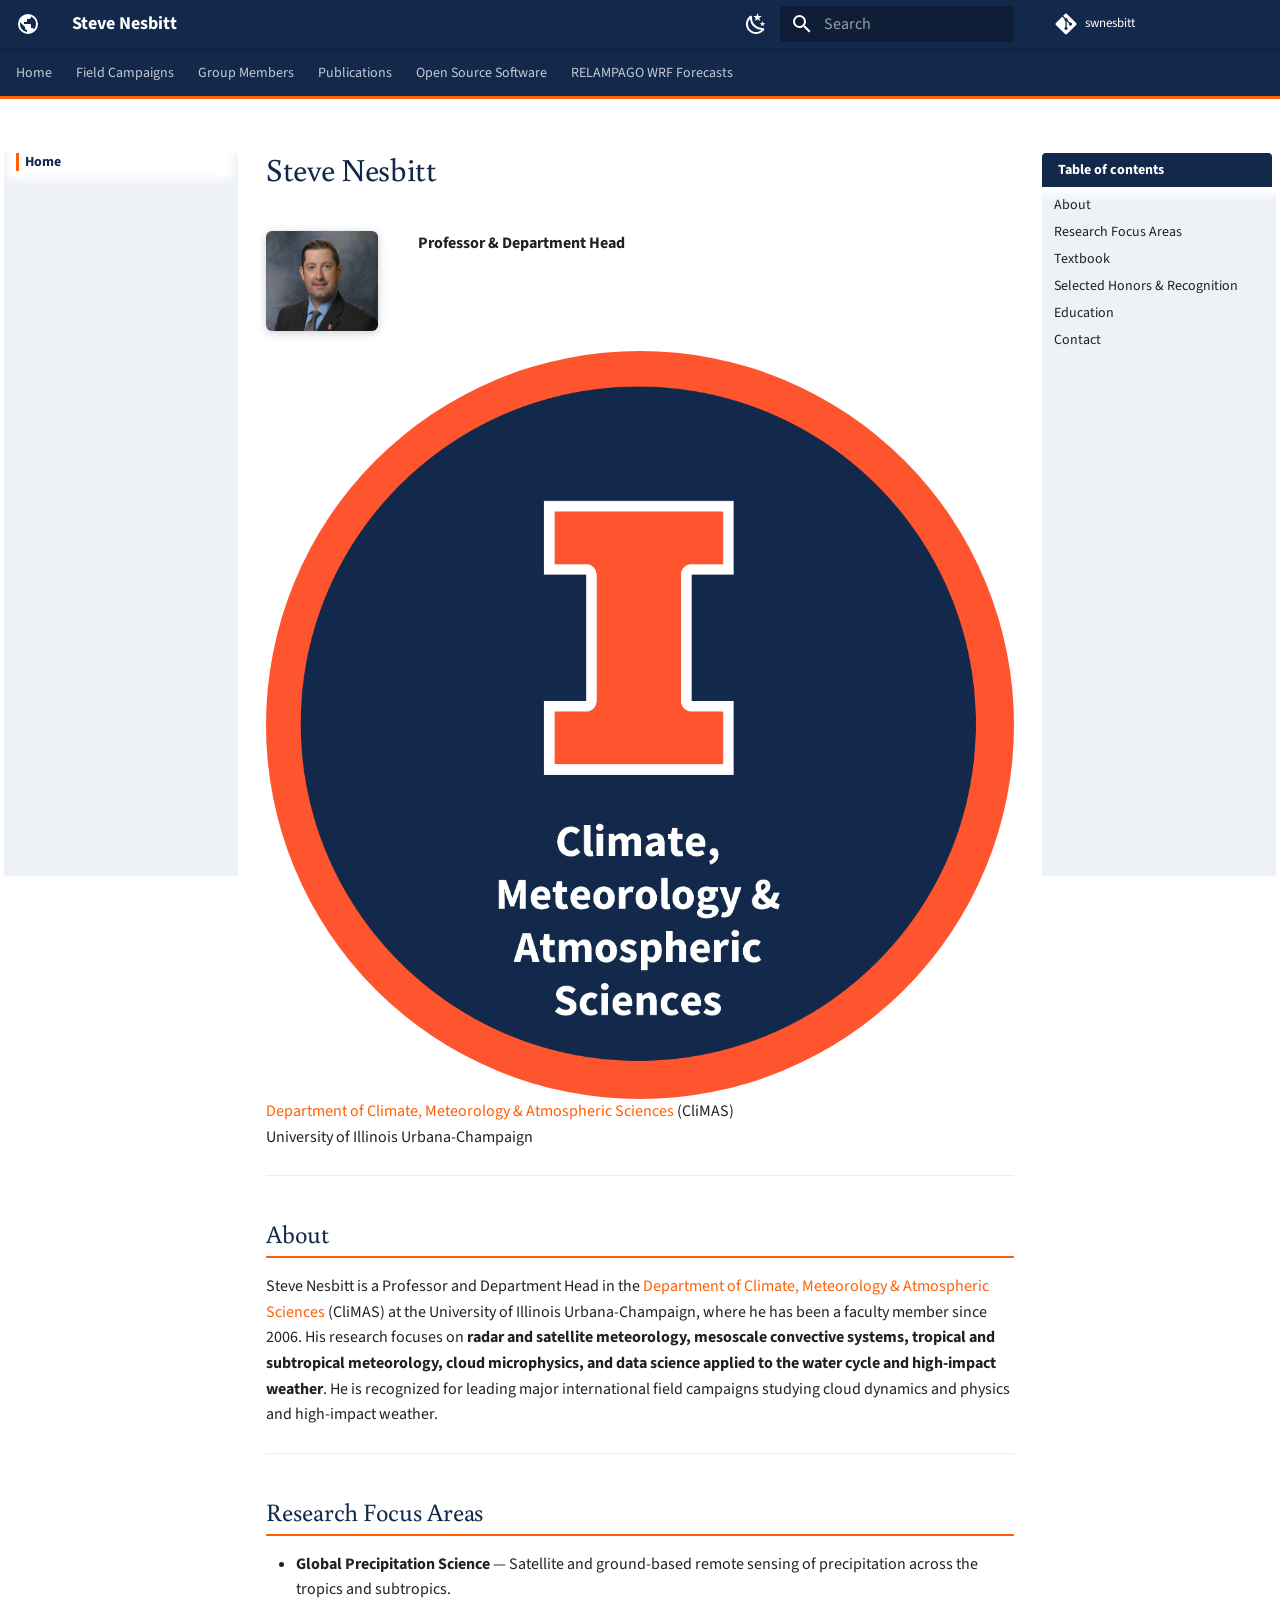
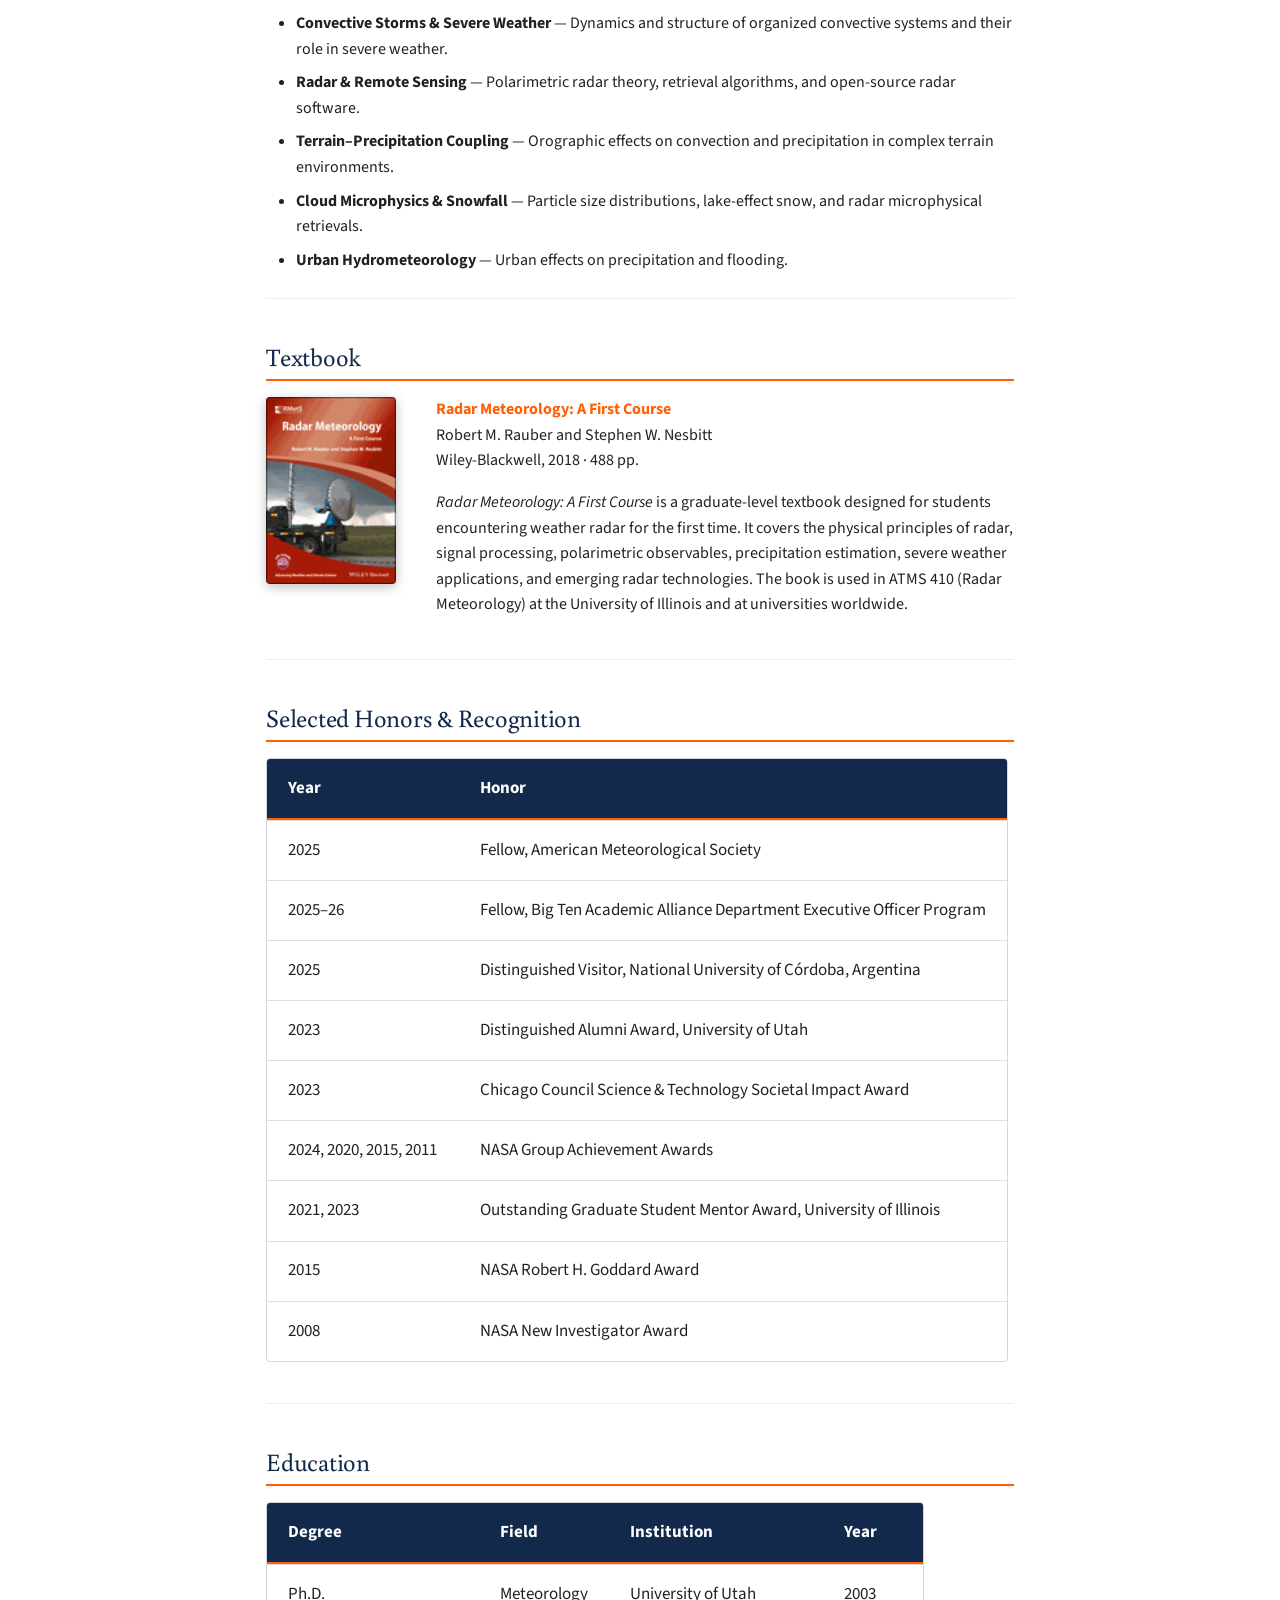
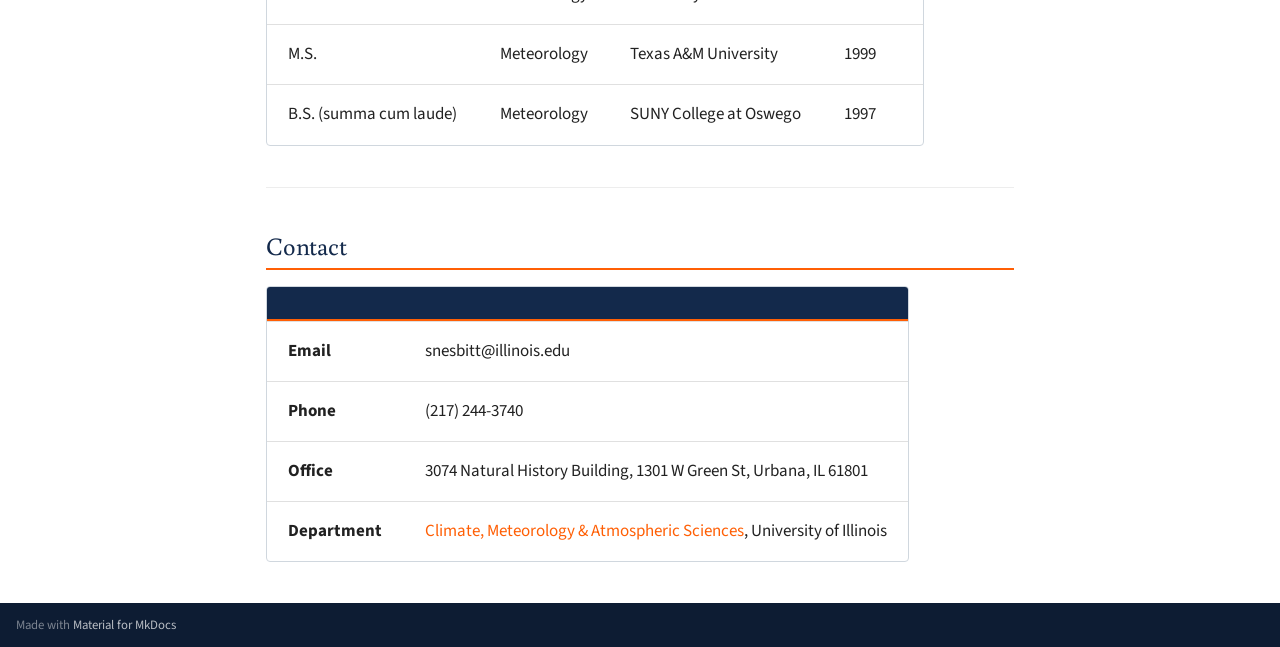
<file: index.html>
<!doctype html>
<html lang="en" class="no-js">
  <head>
    
      <meta charset="utf-8">
      <meta name="viewport" content="width=device-width,initial-scale=1">
      
        <meta name="description" content="Steve Nesbitt - Professor & Department Head, Climate, Meteorology & Atmospheric Sciences, University of Illinois">
      
      
        <meta name="author" content="Steve Nesbitt">
      
      
        <link rel="canonical" href="https://swnesbitt.github.io/">
      
      
      
        <link rel="next" href="field-campaigns/">
      
      
        
      
      
      <link rel="icon" href="assets/images/favicon.png">
      <meta name="generator" content="mkdocs-1.6.1, mkdocs-material-9.7.6">
    
    
      
        <title>Steve Nesbitt</title>
      
    
    
      <link rel="stylesheet" href="assets/stylesheets/main.484c7ddc.min.css">
      
        
        <link rel="stylesheet" href="assets/stylesheets/palette.ab4e12ef.min.css">
      
      


    
    
      
    
    
      
        
        
        <link rel="preconnect" href="https://fonts.gstatic.com" crossorigin>
        <link rel="stylesheet" href="https://fonts.googleapis.com/css?family=Source+Sans+Pro:300,300i,400,400i,700,700i%7CSource+Code+Pro:400,400i,700,700i&display=fallback">
        <style>:root{--md-text-font:"Source Sans Pro";--md-code-font:"Source Code Pro"}</style>
      
    
    
      <link rel="stylesheet" href="stylesheets/extra.css">
    
    <script>__md_scope=new URL(".",location),__md_hash=e=>[...e].reduce(((e,_)=>(e<<5)-e+_.charCodeAt(0)),0),__md_get=(e,_=localStorage,t=__md_scope)=>JSON.parse(_.getItem(t.pathname+"."+e)),__md_set=(e,_,t=localStorage,a=__md_scope)=>{try{t.setItem(a.pathname+"."+e,JSON.stringify(_))}catch(e){}}</script>
    
      

    
    
  </head>
  
  
    
    
      
    
    
    
    
    <body dir="ltr" data-md-color-scheme="default" data-md-color-primary="custom" data-md-color-accent="custom">
  
    
    <input class="md-toggle" data-md-toggle="drawer" type="checkbox" id="__drawer" autocomplete="off">
    <input class="md-toggle" data-md-toggle="search" type="checkbox" id="__search" autocomplete="off">
    <label class="md-overlay" for="__drawer"></label>
    <div data-md-component="skip">
      
        
        <a href="#steve-nesbitt" class="md-skip">
          Skip to content
        </a>
      
    </div>
    <div data-md-component="announce">
      
    </div>
    
    
      

<header class="md-header" data-md-component="header">
  <nav class="md-header__inner md-grid" aria-label="Header">
    <a href="." title="Steve Nesbitt" class="md-header__button md-logo" aria-label="Steve Nesbitt" data-md-component="logo">
      
  
  <svg xmlns="http://www.w3.org/2000/svg" viewBox="0 0 24 24"><path d="M17.9 17.39c-.26-.8-1.01-1.39-1.9-1.39h-1v-3a1 1 0 0 0-1-1H8v-2h2a1 1 0 0 0 1-1V7h2a2 2 0 0 0 2-2v-.41a7.984 7.984 0 0 1 2.9 12.8M11 19.93c-3.95-.49-7-3.85-7-7.93 0-.62.08-1.22.21-1.79L9 15v1a2 2 0 0 0 2 2m1-16A10 10 0 0 0 2 12a10 10 0 0 0 10 10 10 10 0 0 0 10-10A10 10 0 0 0 12 2"/></svg>

    </a>
    <label class="md-header__button md-icon" for="__drawer">
      
      <svg xmlns="http://www.w3.org/2000/svg" viewBox="0 0 24 24"><path d="M3 6h18v2H3zm0 5h18v2H3zm0 5h18v2H3z"/></svg>
    </label>
    <div class="md-header__title" data-md-component="header-title">
      <div class="md-header__ellipsis">
        <div class="md-header__topic">
          <span class="md-ellipsis">
            Steve Nesbitt
          </span>
        </div>
        <div class="md-header__topic" data-md-component="header-topic">
          <span class="md-ellipsis">
            
              Home
            
          </span>
        </div>
      </div>
    </div>
    
      
        <form class="md-header__option" data-md-component="palette">
  
    
    
    
    <input class="md-option" data-md-color-media="" data-md-color-scheme="default" data-md-color-primary="custom" data-md-color-accent="custom"  aria-label="Switch to dark mode"  type="radio" name="__palette" id="__palette_0">
    
      <label class="md-header__button md-icon" title="Switch to dark mode" for="__palette_1" hidden>
        <svg xmlns="http://www.w3.org/2000/svg" viewBox="0 0 24 24"><path d="m17.75 4.09-2.53 1.94.91 3.06-2.63-1.81-2.63 1.81.91-3.06-2.53-1.94L12.44 4l1.06-3 1.06 3zm3.5 6.91-1.64 1.25.59 1.98-1.7-1.17-1.7 1.17.59-1.98L15.75 11l2.06-.05L18.5 9l.69 1.95zm-2.28 4.95c.83-.08 1.72 1.1 1.19 1.85-.32.45-.66.87-1.08 1.27C15.17 23 8.84 23 4.94 19.07c-3.91-3.9-3.91-10.24 0-14.14.4-.4.82-.76 1.27-1.08.75-.53 1.93.36 1.85 1.19-.27 2.86.69 5.83 2.89 8.02a9.96 9.96 0 0 0 8.02 2.89m-1.64 2.02a12.08 12.08 0 0 1-7.8-3.47c-2.17-2.19-3.33-5-3.49-7.82-2.81 3.14-2.7 7.96.31 10.98 3.02 3.01 7.84 3.12 10.98.31"/></svg>
      </label>
    
  
    
    
    
    <input class="md-option" data-md-color-media="" data-md-color-scheme="slate" data-md-color-primary="custom" data-md-color-accent="custom"  aria-label="Switch to light mode"  type="radio" name="__palette" id="__palette_1">
    
      <label class="md-header__button md-icon" title="Switch to light mode" for="__palette_0" hidden>
        <svg xmlns="http://www.w3.org/2000/svg" viewBox="0 0 24 24"><path d="M12 7a5 5 0 0 1 5 5 5 5 0 0 1-5 5 5 5 0 0 1-5-5 5 5 0 0 1 5-5m0 2a3 3 0 0 0-3 3 3 3 0 0 0 3 3 3 3 0 0 0 3-3 3 3 0 0 0-3-3m0-7 2.39 3.42C13.65 5.15 12.84 5 12 5s-1.65.15-2.39.42zM3.34 7l4.16-.35A7.2 7.2 0 0 0 5.94 8.5c-.44.74-.69 1.5-.83 2.29zm.02 10 1.76-3.77a7.131 7.131 0 0 0 2.38 4.14zM20.65 7l-1.77 3.79a7.02 7.02 0 0 0-2.38-4.15zm-.01 10-4.14.36c.59-.51 1.12-1.14 1.54-1.86.42-.73.69-1.5.83-2.29zM12 22l-2.41-3.44c.74.27 1.55.44 2.41.44.82 0 1.63-.17 2.37-.44z"/></svg>
      </label>
    
  
</form>
      
    
    
      <script>var palette=__md_get("__palette");if(palette&&palette.color){if("(prefers-color-scheme)"===palette.color.media){var media=matchMedia("(prefers-color-scheme: light)"),input=document.querySelector(media.matches?"[data-md-color-media='(prefers-color-scheme: light)']":"[data-md-color-media='(prefers-color-scheme: dark)']");palette.color.media=input.getAttribute("data-md-color-media"),palette.color.scheme=input.getAttribute("data-md-color-scheme"),palette.color.primary=input.getAttribute("data-md-color-primary"),palette.color.accent=input.getAttribute("data-md-color-accent")}for(var[key,value]of Object.entries(palette.color))document.body.setAttribute("data-md-color-"+key,value)}</script>
    
    
    
      
      
        <label class="md-header__button md-icon" for="__search">
          
          <svg xmlns="http://www.w3.org/2000/svg" viewBox="0 0 24 24"><path d="M9.5 3A6.5 6.5 0 0 1 16 9.5c0 1.61-.59 3.09-1.56 4.23l.27.27h.79l5 5-1.5 1.5-5-5v-.79l-.27-.27A6.52 6.52 0 0 1 9.5 16 6.5 6.5 0 0 1 3 9.5 6.5 6.5 0 0 1 9.5 3m0 2C7 5 5 7 5 9.5S7 14 9.5 14 14 12 14 9.5 12 5 9.5 5"/></svg>
        </label>
        <div class="md-search" data-md-component="search" role="dialog">
  <label class="md-search__overlay" for="__search"></label>
  <div class="md-search__inner" role="search">
    <form class="md-search__form" name="search">
      <input type="text" class="md-search__input" name="query" aria-label="Search" placeholder="Search" autocapitalize="off" autocorrect="off" autocomplete="off" spellcheck="false" data-md-component="search-query" required>
      <label class="md-search__icon md-icon" for="__search">
        
        <svg xmlns="http://www.w3.org/2000/svg" viewBox="0 0 24 24"><path d="M9.5 3A6.5 6.5 0 0 1 16 9.5c0 1.61-.59 3.09-1.56 4.23l.27.27h.79l5 5-1.5 1.5-5-5v-.79l-.27-.27A6.52 6.52 0 0 1 9.5 16 6.5 6.5 0 0 1 3 9.5 6.5 6.5 0 0 1 9.5 3m0 2C7 5 5 7 5 9.5S7 14 9.5 14 14 12 14 9.5 12 5 9.5 5"/></svg>
        
        <svg xmlns="http://www.w3.org/2000/svg" viewBox="0 0 24 24"><path d="M20 11v2H8l5.5 5.5-1.42 1.42L4.16 12l7.92-7.92L13.5 5.5 8 11z"/></svg>
      </label>
      <nav class="md-search__options" aria-label="Search">
        
        <button type="reset" class="md-search__icon md-icon" title="Clear" aria-label="Clear" tabindex="-1">
          
          <svg xmlns="http://www.w3.org/2000/svg" viewBox="0 0 24 24"><path d="M19 6.41 17.59 5 12 10.59 6.41 5 5 6.41 10.59 12 5 17.59 6.41 19 12 13.41 17.59 19 19 17.59 13.41 12z"/></svg>
        </button>
      </nav>
      
        <div class="md-search__suggest" data-md-component="search-suggest"></div>
      
    </form>
    <div class="md-search__output">
      <div class="md-search__scrollwrap" tabindex="0" data-md-scrollfix>
        <div class="md-search-result" data-md-component="search-result">
          <div class="md-search-result__meta">
            Initializing search
          </div>
          <ol class="md-search-result__list" role="presentation"></ol>
        </div>
      </div>
    </div>
  </div>
</div>
      
    
    
      <div class="md-header__source">
        <a href="https://github.com/swnesbitt" title="Go to repository" class="md-source" data-md-component="source">
  <div class="md-source__icon md-icon">
    
    <svg xmlns="http://www.w3.org/2000/svg" viewBox="0 0 448 512"><!--! Font Awesome Free 7.1.0 by @fontawesome - https://fontawesome.com License - https://fontawesome.com/license/free (Icons: CC BY 4.0, Fonts: SIL OFL 1.1, Code: MIT License) Copyright 2025 Fonticons, Inc.--><path d="M439.6 236.1 244 40.5c-5.4-5.5-12.8-8.5-20.4-8.5s-15 3-20.4 8.4L162.5 81l51.5 51.5c27.1-9.1 52.7 16.8 43.4 43.7l49.7 49.7c34.2-11.8 61.2 31 35.5 56.7-26.5 26.5-70.2-2.9-56-37.3L240.3 199v121.9c25.3 12.5 22.3 41.8 9.1 55-6.4 6.4-15.2 10.1-24.3 10.1s-17.8-3.6-24.3-10.1c-17.6-17.6-11.1-46.9 11.2-56v-123c-20.8-8.5-24.6-30.7-18.6-45L142.6 101 8.5 235.1C3 240.6 0 247.9 0 255.5s3 15 8.5 20.4l195.6 195.7c5.4 5.4 12.7 8.4 20.4 8.4s15-3 20.4-8.4l194.7-194.7c5.4-5.4 8.4-12.8 8.4-20.4s-3-15-8.4-20.4"/></svg>
  </div>
  <div class="md-source__repository">
    swnesbitt
  </div>
</a>
      </div>
    
  </nav>
  
</header>
    
    <div class="md-container" data-md-component="container">
      
      
        
          
            
<nav class="md-tabs" aria-label="Tabs" data-md-component="tabs">
  <div class="md-grid">
    <ul class="md-tabs__list">
      
        
  
  
  
    
  
  
    <li class="md-tabs__item md-tabs__item--active">
      <a href="." class="md-tabs__link">
        
  
  
    
  
  Home

      </a>
    </li>
  

      
        
  
  
  
  
    <li class="md-tabs__item">
      <a href="field-campaigns/" class="md-tabs__link">
        
  
  
    
  
  Field Campaigns

      </a>
    </li>
  

      
        
  
  
  
  
    <li class="md-tabs__item">
      <a href="group-members/" class="md-tabs__link">
        
  
  
    
  
  Group Members

      </a>
    </li>
  

      
        
  
  
  
  
    <li class="md-tabs__item">
      <a href="publications/" class="md-tabs__link">
        
  
  
    
  
  Publications

      </a>
    </li>
  

      
        
  
  
  
  
    <li class="md-tabs__item">
      <a href="open-source/" class="md-tabs__link">
        
  
  
    
  
  Open Source Software

      </a>
    </li>
  

      
        
  
  
  
  
    <li class="md-tabs__item">
      <a href="relampago-wrf/" class="md-tabs__link">
        
  
  
    
  
  RELAMPAGO WRF Forecasts

      </a>
    </li>
  

      
    </ul>
  </div>
</nav>
          
        
      
      <main class="md-main" data-md-component="main">
        <div class="md-main__inner md-grid">
          
            
              
              <div class="md-sidebar md-sidebar--primary" data-md-component="sidebar" data-md-type="navigation" >
                <div class="md-sidebar__scrollwrap">
                  <div class="md-sidebar__inner">
                    


  


<nav class="md-nav md-nav--primary md-nav--lifted" aria-label="Navigation" data-md-level="0">
  <label class="md-nav__title" for="__drawer">
    <a href="." title="Steve Nesbitt" class="md-nav__button md-logo" aria-label="Steve Nesbitt" data-md-component="logo">
      
  
  <svg xmlns="http://www.w3.org/2000/svg" viewBox="0 0 24 24"><path d="M17.9 17.39c-.26-.8-1.01-1.39-1.9-1.39h-1v-3a1 1 0 0 0-1-1H8v-2h2a1 1 0 0 0 1-1V7h2a2 2 0 0 0 2-2v-.41a7.984 7.984 0 0 1 2.9 12.8M11 19.93c-3.95-.49-7-3.85-7-7.93 0-.62.08-1.22.21-1.79L9 15v1a2 2 0 0 0 2 2m1-16A10 10 0 0 0 2 12a10 10 0 0 0 10 10 10 10 0 0 0 10-10A10 10 0 0 0 12 2"/></svg>

    </a>
    Steve Nesbitt
  </label>
  
    <div class="md-nav__source">
      <a href="https://github.com/swnesbitt" title="Go to repository" class="md-source" data-md-component="source">
  <div class="md-source__icon md-icon">
    
    <svg xmlns="http://www.w3.org/2000/svg" viewBox="0 0 448 512"><!--! Font Awesome Free 7.1.0 by @fontawesome - https://fontawesome.com License - https://fontawesome.com/license/free (Icons: CC BY 4.0, Fonts: SIL OFL 1.1, Code: MIT License) Copyright 2025 Fonticons, Inc.--><path d="M439.6 236.1 244 40.5c-5.4-5.5-12.8-8.5-20.4-8.5s-15 3-20.4 8.4L162.5 81l51.5 51.5c27.1-9.1 52.7 16.8 43.4 43.7l49.7 49.7c34.2-11.8 61.2 31 35.5 56.7-26.5 26.5-70.2-2.9-56-37.3L240.3 199v121.9c25.3 12.5 22.3 41.8 9.1 55-6.4 6.4-15.2 10.1-24.3 10.1s-17.8-3.6-24.3-10.1c-17.6-17.6-11.1-46.9 11.2-56v-123c-20.8-8.5-24.6-30.7-18.6-45L142.6 101 8.5 235.1C3 240.6 0 247.9 0 255.5s3 15 8.5 20.4l195.6 195.7c5.4 5.4 12.7 8.4 20.4 8.4s15-3 20.4-8.4l194.7-194.7c5.4-5.4 8.4-12.8 8.4-20.4s-3-15-8.4-20.4"/></svg>
  </div>
  <div class="md-source__repository">
    swnesbitt
  </div>
</a>
    </div>
  
  <ul class="md-nav__list" data-md-scrollfix>
    
      
      
  
  
    
  
  
  
    <li class="md-nav__item md-nav__item--active">
      
      <input class="md-nav__toggle md-toggle" type="checkbox" id="__toc">
      
      
        
      
      
        <label class="md-nav__link md-nav__link--active" for="__toc">
          
  
  
  <span class="md-ellipsis">
    
  
    Home
  

    
  </span>
  
  

          <span class="md-nav__icon md-icon"></span>
        </label>
      
      <a href="." class="md-nav__link md-nav__link--active">
        
  
  
  <span class="md-ellipsis">
    
  
    Home
  

    
  </span>
  
  

      </a>
      
        

<nav class="md-nav md-nav--secondary" aria-label="Table of contents">
  
  
  
    
  
  
    <label class="md-nav__title" for="__toc">
      <span class="md-nav__icon md-icon"></span>
      Table of contents
    </label>
    <ul class="md-nav__list" data-md-component="toc" data-md-scrollfix>
      
        <li class="md-nav__item">
  <a href="#about" class="md-nav__link">
    <span class="md-ellipsis">
      
        About
      
    </span>
  </a>
  
</li>
      
        <li class="md-nav__item">
  <a href="#research-focus-areas" class="md-nav__link">
    <span class="md-ellipsis">
      
        Research Focus Areas
      
    </span>
  </a>
  
</li>
      
        <li class="md-nav__item">
  <a href="#textbook" class="md-nav__link">
    <span class="md-ellipsis">
      
        Textbook
      
    </span>
  </a>
  
</li>
      
        <li class="md-nav__item">
  <a href="#selected-honors-recognition" class="md-nav__link">
    <span class="md-ellipsis">
      
        Selected Honors &amp; Recognition
      
    </span>
  </a>
  
</li>
      
        <li class="md-nav__item">
  <a href="#education" class="md-nav__link">
    <span class="md-ellipsis">
      
        Education
      
    </span>
  </a>
  
</li>
      
        <li class="md-nav__item">
  <a href="#contact" class="md-nav__link">
    <span class="md-ellipsis">
      
        Contact
      
    </span>
  </a>
  
</li>
      
    </ul>
  
</nav>
      
    </li>
  

    
      
      
  
  
  
  
    <li class="md-nav__item">
      <a href="field-campaigns/" class="md-nav__link">
        
  
  
  <span class="md-ellipsis">
    
  
    Field Campaigns
  

    
  </span>
  
  

      </a>
    </li>
  

    
      
      
  
  
  
  
    <li class="md-nav__item">
      <a href="group-members/" class="md-nav__link">
        
  
  
  <span class="md-ellipsis">
    
  
    Group Members
  

    
  </span>
  
  

      </a>
    </li>
  

    
      
      
  
  
  
  
    <li class="md-nav__item">
      <a href="publications/" class="md-nav__link">
        
  
  
  <span class="md-ellipsis">
    
  
    Publications
  

    
  </span>
  
  

      </a>
    </li>
  

    
      
      
  
  
  
  
    <li class="md-nav__item">
      <a href="open-source/" class="md-nav__link">
        
  
  
  <span class="md-ellipsis">
    
  
    Open Source Software
  

    
  </span>
  
  

      </a>
    </li>
  

    
      
      
  
  
  
  
    <li class="md-nav__item">
      <a href="relampago-wrf/" class="md-nav__link">
        
  
  
  <span class="md-ellipsis">
    
  
    RELAMPAGO WRF Forecasts
  

    
  </span>
  
  

      </a>
    </li>
  

    
  </ul>
</nav>
                  </div>
                </div>
              </div>
            
            
              
              <div class="md-sidebar md-sidebar--secondary" data-md-component="sidebar" data-md-type="toc" >
                <div class="md-sidebar__scrollwrap">
                  <div class="md-sidebar__inner">
                    

<nav class="md-nav md-nav--secondary" aria-label="Table of contents">
  
  
  
    
  
  
    <label class="md-nav__title" for="__toc">
      <span class="md-nav__icon md-icon"></span>
      Table of contents
    </label>
    <ul class="md-nav__list" data-md-component="toc" data-md-scrollfix>
      
        <li class="md-nav__item">
  <a href="#about" class="md-nav__link">
    <span class="md-ellipsis">
      
        About
      
    </span>
  </a>
  
</li>
      
        <li class="md-nav__item">
  <a href="#research-focus-areas" class="md-nav__link">
    <span class="md-ellipsis">
      
        Research Focus Areas
      
    </span>
  </a>
  
</li>
      
        <li class="md-nav__item">
  <a href="#textbook" class="md-nav__link">
    <span class="md-ellipsis">
      
        Textbook
      
    </span>
  </a>
  
</li>
      
        <li class="md-nav__item">
  <a href="#selected-honors-recognition" class="md-nav__link">
    <span class="md-ellipsis">
      
        Selected Honors &amp; Recognition
      
    </span>
  </a>
  
</li>
      
        <li class="md-nav__item">
  <a href="#education" class="md-nav__link">
    <span class="md-ellipsis">
      
        Education
      
    </span>
  </a>
  
</li>
      
        <li class="md-nav__item">
  <a href="#contact" class="md-nav__link">
    <span class="md-ellipsis">
      
        Contact
      
    </span>
  </a>
  
</li>
      
    </ul>
  
</nav>
                  </div>
                </div>
              </div>
            
          
          
            <div class="md-content" data-md-component="content">
              
              <article class="md-content__inner md-typeset">
                
                  


  
  


<h1 id="steve-nesbitt">Steve Nesbitt<a class="headerlink" href="#steve-nesbitt" title="Permanent link">&para;</a></h1>
<p><img src="images/profile.jpg" alt="Steve Nesbitt" class="profile-photo"></p>
<p><strong>Professor &amp; Department Head</strong><br />
<img src="images/climas-icon.png" alt="CliMAS" class="dept-icon"> <a href="https://atmos.illinois.edu">Department of Climate, Meteorology &amp; Atmospheric Sciences</a> (CliMAS)<br />
University of Illinois Urbana-Champaign</p>
<hr />
<h2 id="about">About<a class="headerlink" href="#about" title="Permanent link">&para;</a></h2>
<p>Steve Nesbitt is a Professor and Department Head in the <a href="https://atmos.illinois.edu">Department of Climate, Meteorology &amp; Atmospheric Sciences</a> (CliMAS) at the University of Illinois Urbana-Champaign, where he has been a faculty member since 2006. His research focuses on <strong>radar and satellite meteorology, mesoscale convective systems, tropical and subtropical meteorology, cloud microphysics, and data science applied to the water cycle and high-impact weather</strong>. He is recognized for leading major international field campaigns studying cloud dynamics and physics and high-impact weather.</p>
<hr />
<h2 id="research-focus-areas">Research Focus Areas<a class="headerlink" href="#research-focus-areas" title="Permanent link">&para;</a></h2>
<ul>
<li><strong>Global Precipitation Science</strong> — Satellite and ground-based remote sensing of precipitation across the tropics and subtropics.</li>
<li><strong>Convective Storms &amp; Severe Weather</strong> — Dynamics and structure of organized convective systems and their role in severe weather.</li>
<li><strong>Radar &amp; Remote Sensing</strong> — Polarimetric radar theory, retrieval algorithms, and open-source radar software.</li>
<li><strong>Terrain–Precipitation Coupling</strong> — Orographic effects on convection and precipitation in complex terrain environments.</li>
<li><strong>Cloud Microphysics &amp; Snowfall</strong> — Particle size distributions, lake-effect snow, and radar microphysical retrievals.</li>
<li><strong>Urban Hydrometeorology</strong> — Urban effects on precipitation and flooding.</li>
</ul>
<hr />
<h2 id="textbook">Textbook<a class="headerlink" href="#textbook" title="Permanent link">&para;</a></h2>
<p><img src="images/book-cover.png" alt="Radar Meteorology: A First Course" class="book-cover"></p>
<p><a href="https://onlinelibrary.wiley.com/doi/book/10.1002/9781118432662"><strong>Radar Meteorology: A First Course</strong></a><br />
Robert M. Rauber and Stephen W. Nesbitt<br />
Wiley-Blackwell, 2018 · 488 pp.</p>
<p><em>Radar Meteorology: A First Course</em> is a graduate-level textbook designed for students encountering weather radar for the first time. It covers the physical principles of radar, signal processing, polarimetric observables, precipitation estimation, severe weather applications, and emerging radar technologies. The book is used in ATMS 410 (Radar Meteorology) at the University of Illinois and at universities worldwide.</p>
<div style="clear:both;"></div>

<hr />
<h2 id="selected-honors-recognition">Selected Honors &amp; Recognition<a class="headerlink" href="#selected-honors-recognition" title="Permanent link">&para;</a></h2>
<table>
<thead>
<tr>
<th>Year</th>
<th>Honor</th>
</tr>
</thead>
<tbody>
<tr>
<td>2025</td>
<td>Fellow, American Meteorological Society</td>
</tr>
<tr>
<td>2025–26</td>
<td>Fellow, Big Ten Academic Alliance Department Executive Officer Program</td>
</tr>
<tr>
<td>2025</td>
<td>Distinguished Visitor, National University of Córdoba, Argentina</td>
</tr>
<tr>
<td>2023</td>
<td>Distinguished Alumni Award, University of Utah</td>
</tr>
<tr>
<td>2023</td>
<td>Chicago Council Science &amp; Technology Societal Impact Award</td>
</tr>
<tr>
<td>2024, 2020, 2015, 2011</td>
<td>NASA Group Achievement Awards</td>
</tr>
<tr>
<td>2021, 2023</td>
<td>Outstanding Graduate Student Mentor Award, University of Illinois</td>
</tr>
<tr>
<td>2015</td>
<td>NASA Robert H. Goddard Award</td>
</tr>
<tr>
<td>2008</td>
<td>NASA New Investigator Award</td>
</tr>
</tbody>
</table>
<hr />
<h2 id="education">Education<a class="headerlink" href="#education" title="Permanent link">&para;</a></h2>
<table>
<thead>
<tr>
<th>Degree</th>
<th>Field</th>
<th>Institution</th>
<th>Year</th>
</tr>
</thead>
<tbody>
<tr>
<td>Ph.D.</td>
<td>Meteorology</td>
<td>University of Utah</td>
<td>2003</td>
</tr>
<tr>
<td>M.S.</td>
<td>Meteorology</td>
<td>Texas A&amp;M University</td>
<td>1999</td>
</tr>
<tr>
<td>B.S. (summa cum laude)</td>
<td>Meteorology</td>
<td>SUNY College at Oswego</td>
<td>1997</td>
</tr>
</tbody>
</table>
<hr />
<h2 id="contact">Contact<a class="headerlink" href="#contact" title="Permanent link">&para;</a></h2>
<table>
<thead>
<tr>
<th></th>
<th></th>
</tr>
</thead>
<tbody>
<tr>
<td><strong>Email</strong></td>
<td>snesbitt@illinois.edu</td>
</tr>
<tr>
<td><strong>Phone</strong></td>
<td>(217) 244-3740</td>
</tr>
<tr>
<td><strong>Office</strong></td>
<td>3074 Natural History Building, 1301 W Green St, Urbana, IL 61801</td>
</tr>
<tr>
<td><strong>Department</strong></td>
<td><a href="https://atmos.illinois.edu">Climate, Meteorology &amp; Atmospheric Sciences</a>, University of Illinois</td>
</tr>
</tbody>
</table>












                
              </article>
            </div>
          
          
<script>var target=document.getElementById(location.hash.slice(1));target&&target.name&&(target.checked=target.name.startsWith("__tabbed_"))</script>
        </div>
        
          <button type="button" class="md-top md-icon" data-md-component="top" hidden>
  
  <svg xmlns="http://www.w3.org/2000/svg" viewBox="0 0 24 24"><path d="M13 20h-2V8l-5.5 5.5-1.42-1.42L12 4.16l7.92 7.92-1.42 1.42L13 8z"/></svg>
  Back to top
</button>
        
      </main>
      
        <footer class="md-footer">
  
  <div class="md-footer-meta md-typeset">
    <div class="md-footer-meta__inner md-grid">
      <div class="md-copyright">
  
  
    Made with
    <a href="https://squidfunk.github.io/mkdocs-material/" target="_blank" rel="noopener">
      Material for MkDocs
    </a>
  
</div>
      
    </div>
  </div>
</footer>
      
    </div>
    <div class="md-dialog" data-md-component="dialog">
      <div class="md-dialog__inner md-typeset"></div>
    </div>
    
    
    
      
      
      <script id="__config" type="application/json">{"annotate": null, "base": ".", "features": ["navigation.tabs", "navigation.sections", "navigation.top", "toc.follow", "search.suggest", "search.highlight"], "search": "assets/javascripts/workers/search.2c215733.min.js", "tags": null, "translations": {"clipboard.copied": "Copied to clipboard", "clipboard.copy": "Copy to clipboard", "search.result.more.one": "1 more on this page", "search.result.more.other": "# more on this page", "search.result.none": "No matching documents", "search.result.one": "1 matching document", "search.result.other": "# matching documents", "search.result.placeholder": "Type to start searching", "search.result.term.missing": "Missing", "select.version": "Select version"}, "version": null}</script>
    
    
      <script src="assets/javascripts/bundle.79ae519e.min.js"></script>
      
    
  </body>
</html>
</file>
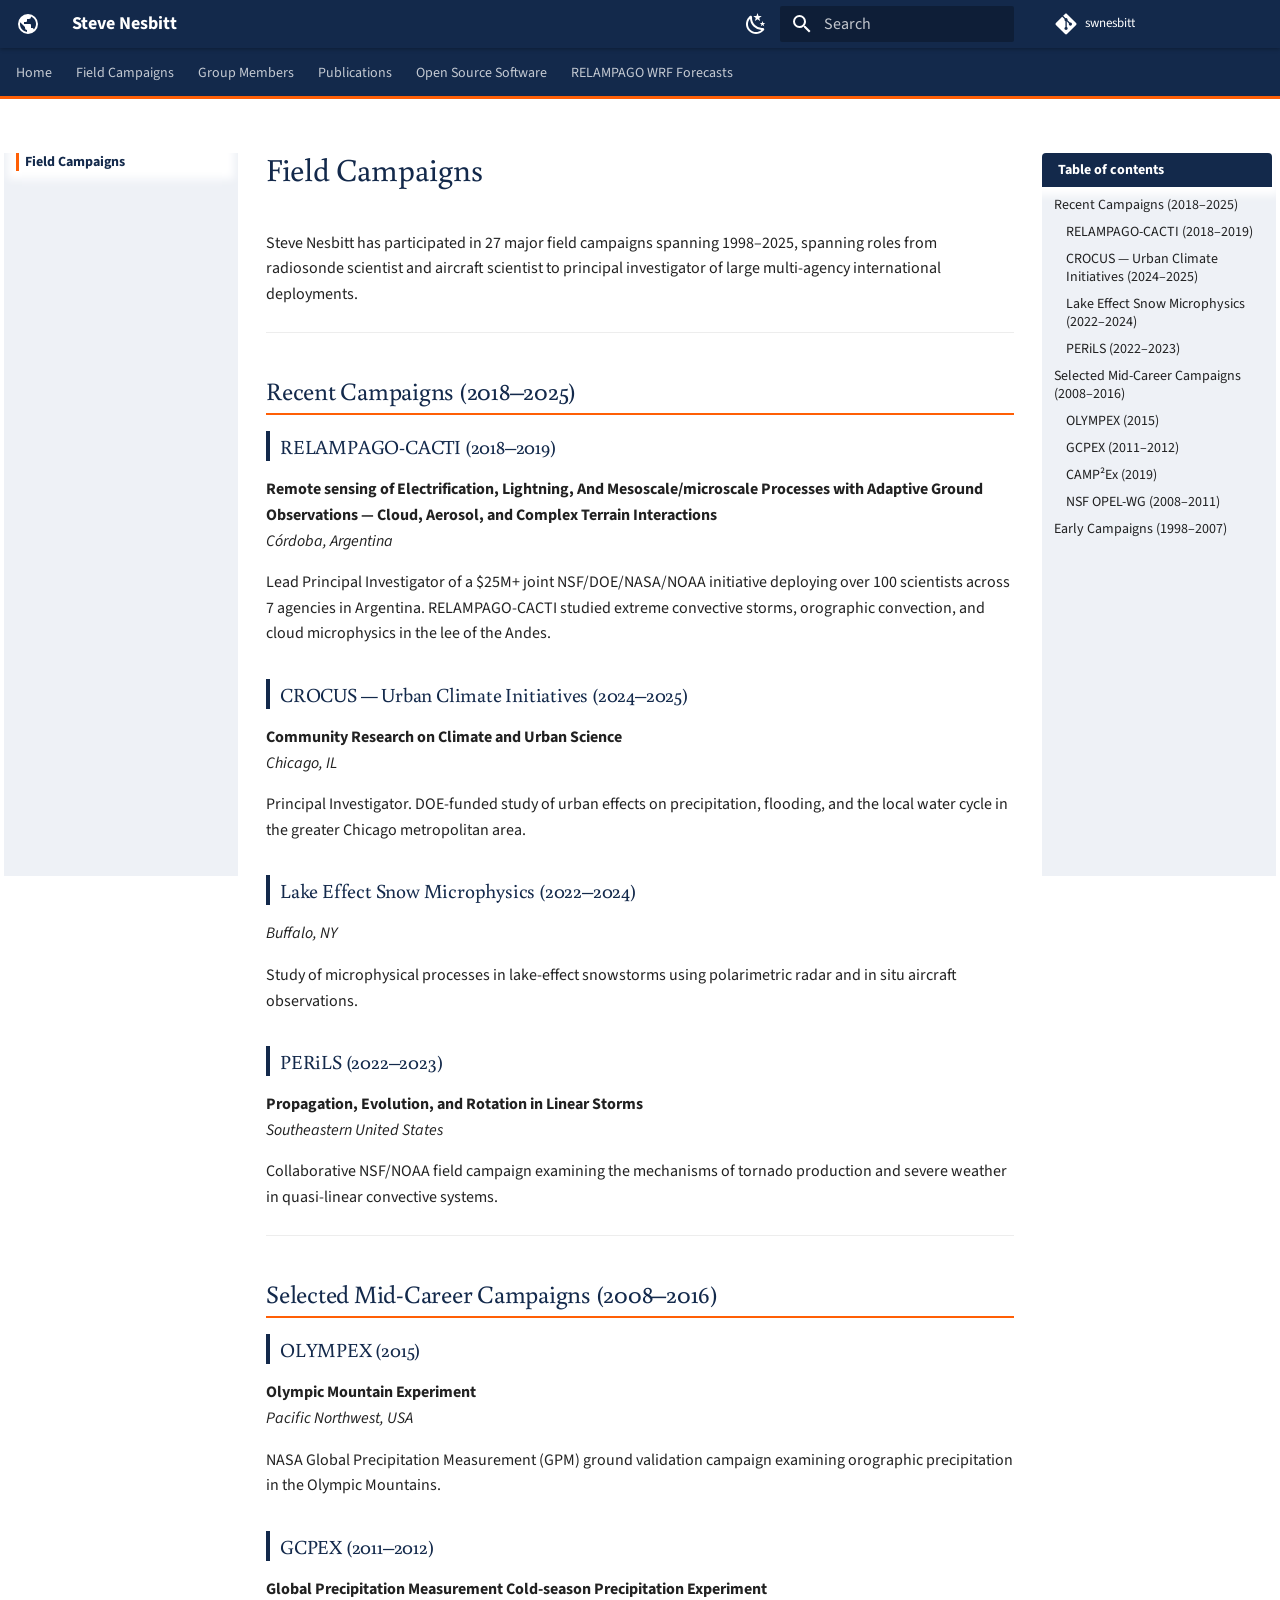
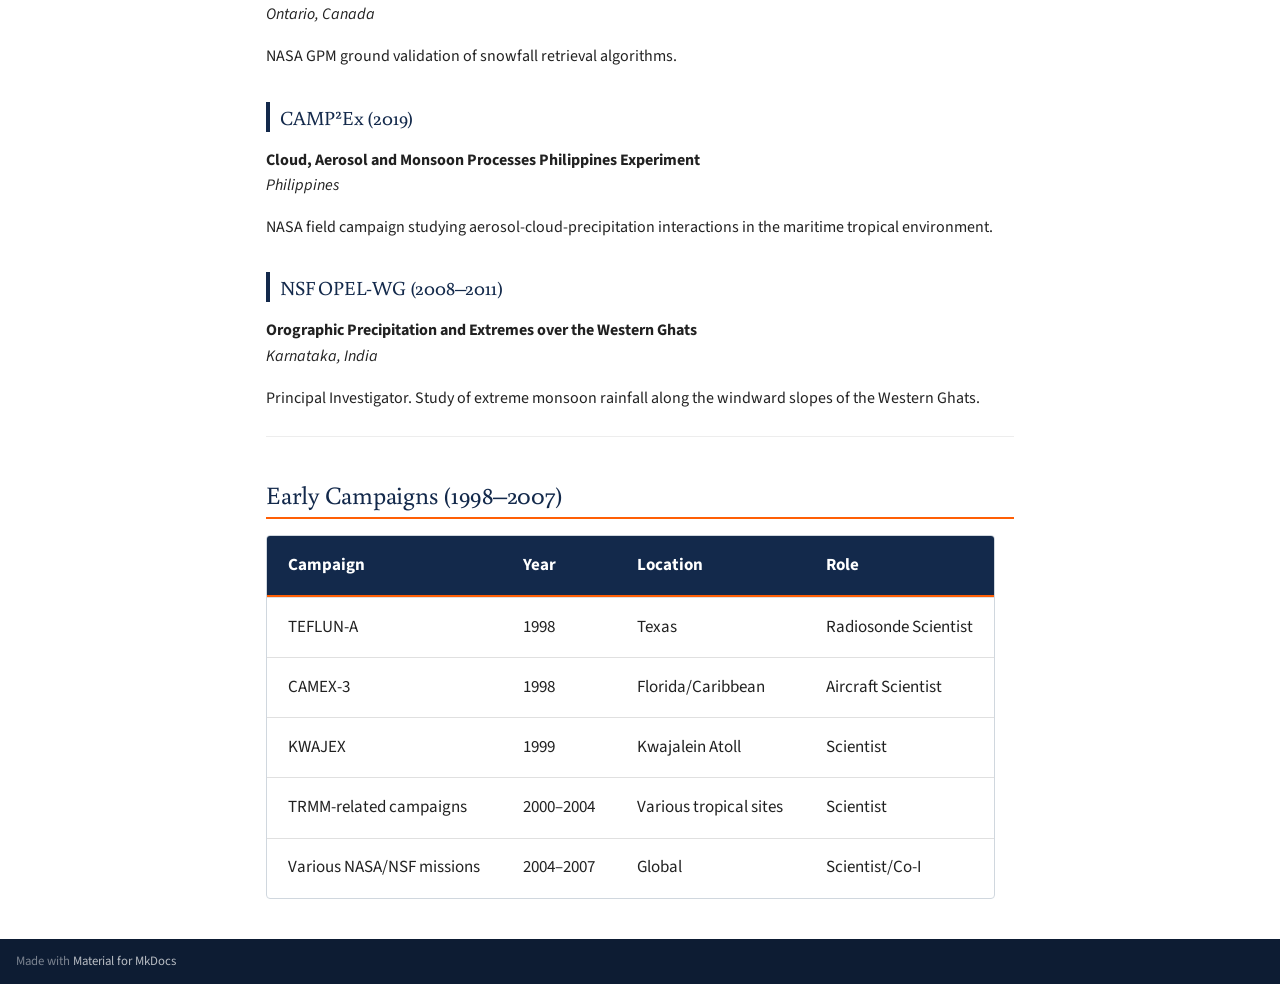
<file: field-campaigns/index.html>
<!doctype html>
<html lang="en" class="no-js">
  <head>
    
      <meta charset="utf-8">
      <meta name="viewport" content="width=device-width,initial-scale=1">
      
        <meta name="description" content="Steve Nesbitt - Professor & Department Head, Climate, Meteorology & Atmospheric Sciences, University of Illinois">
      
      
        <meta name="author" content="Steve Nesbitt">
      
      
        <link rel="canonical" href="https://swnesbitt.github.io/field-campaigns/">
      
      
        <link rel="prev" href="..">
      
      
        <link rel="next" href="../group-members/">
      
      
        
      
      
      <link rel="icon" href="../assets/images/favicon.png">
      <meta name="generator" content="mkdocs-1.6.1, mkdocs-material-9.7.6">
    
    
      
        <title>Field Campaigns - Steve Nesbitt</title>
      
    
    
      <link rel="stylesheet" href="../assets/stylesheets/main.484c7ddc.min.css">
      
        
        <link rel="stylesheet" href="../assets/stylesheets/palette.ab4e12ef.min.css">
      
      


    
    
      
    
    
      
        
        
        <link rel="preconnect" href="https://fonts.gstatic.com" crossorigin>
        <link rel="stylesheet" href="https://fonts.googleapis.com/css?family=Source+Sans+Pro:300,300i,400,400i,700,700i%7CSource+Code+Pro:400,400i,700,700i&display=fallback">
        <style>:root{--md-text-font:"Source Sans Pro";--md-code-font:"Source Code Pro"}</style>
      
    
    
      <link rel="stylesheet" href="../stylesheets/extra.css">
    
    <script>__md_scope=new URL("..",location),__md_hash=e=>[...e].reduce(((e,_)=>(e<<5)-e+_.charCodeAt(0)),0),__md_get=(e,_=localStorage,t=__md_scope)=>JSON.parse(_.getItem(t.pathname+"."+e)),__md_set=(e,_,t=localStorage,a=__md_scope)=>{try{t.setItem(a.pathname+"."+e,JSON.stringify(_))}catch(e){}}</script>
    
      

    
    
  </head>
  
  
    
    
      
    
    
    
    
    <body dir="ltr" data-md-color-scheme="default" data-md-color-primary="custom" data-md-color-accent="custom">
  
    
    <input class="md-toggle" data-md-toggle="drawer" type="checkbox" id="__drawer" autocomplete="off">
    <input class="md-toggle" data-md-toggle="search" type="checkbox" id="__search" autocomplete="off">
    <label class="md-overlay" for="__drawer"></label>
    <div data-md-component="skip">
      
        
        <a href="#field-campaigns" class="md-skip">
          Skip to content
        </a>
      
    </div>
    <div data-md-component="announce">
      
    </div>
    
    
      

<header class="md-header" data-md-component="header">
  <nav class="md-header__inner md-grid" aria-label="Header">
    <a href=".." title="Steve Nesbitt" class="md-header__button md-logo" aria-label="Steve Nesbitt" data-md-component="logo">
      
  
  <svg xmlns="http://www.w3.org/2000/svg" viewBox="0 0 24 24"><path d="M17.9 17.39c-.26-.8-1.01-1.39-1.9-1.39h-1v-3a1 1 0 0 0-1-1H8v-2h2a1 1 0 0 0 1-1V7h2a2 2 0 0 0 2-2v-.41a7.984 7.984 0 0 1 2.9 12.8M11 19.93c-3.95-.49-7-3.85-7-7.93 0-.62.08-1.22.21-1.79L9 15v1a2 2 0 0 0 2 2m1-16A10 10 0 0 0 2 12a10 10 0 0 0 10 10 10 10 0 0 0 10-10A10 10 0 0 0 12 2"/></svg>

    </a>
    <label class="md-header__button md-icon" for="__drawer">
      
      <svg xmlns="http://www.w3.org/2000/svg" viewBox="0 0 24 24"><path d="M3 6h18v2H3zm0 5h18v2H3zm0 5h18v2H3z"/></svg>
    </label>
    <div class="md-header__title" data-md-component="header-title">
      <div class="md-header__ellipsis">
        <div class="md-header__topic">
          <span class="md-ellipsis">
            Steve Nesbitt
          </span>
        </div>
        <div class="md-header__topic" data-md-component="header-topic">
          <span class="md-ellipsis">
            
              Field Campaigns
            
          </span>
        </div>
      </div>
    </div>
    
      
        <form class="md-header__option" data-md-component="palette">
  
    
    
    
    <input class="md-option" data-md-color-media="" data-md-color-scheme="default" data-md-color-primary="custom" data-md-color-accent="custom"  aria-label="Switch to dark mode"  type="radio" name="__palette" id="__palette_0">
    
      <label class="md-header__button md-icon" title="Switch to dark mode" for="__palette_1" hidden>
        <svg xmlns="http://www.w3.org/2000/svg" viewBox="0 0 24 24"><path d="m17.75 4.09-2.53 1.94.91 3.06-2.63-1.81-2.63 1.81.91-3.06-2.53-1.94L12.44 4l1.06-3 1.06 3zm3.5 6.91-1.64 1.25.59 1.98-1.7-1.17-1.7 1.17.59-1.98L15.75 11l2.06-.05L18.5 9l.69 1.95zm-2.28 4.95c.83-.08 1.72 1.1 1.19 1.85-.32.45-.66.87-1.08 1.27C15.17 23 8.84 23 4.94 19.07c-3.91-3.9-3.91-10.24 0-14.14.4-.4.82-.76 1.27-1.08.75-.53 1.93.36 1.85 1.19-.27 2.86.69 5.83 2.89 8.02a9.96 9.96 0 0 0 8.02 2.89m-1.64 2.02a12.08 12.08 0 0 1-7.8-3.47c-2.17-2.19-3.33-5-3.49-7.82-2.81 3.14-2.7 7.96.31 10.98 3.02 3.01 7.84 3.12 10.98.31"/></svg>
      </label>
    
  
    
    
    
    <input class="md-option" data-md-color-media="" data-md-color-scheme="slate" data-md-color-primary="custom" data-md-color-accent="custom"  aria-label="Switch to light mode"  type="radio" name="__palette" id="__palette_1">
    
      <label class="md-header__button md-icon" title="Switch to light mode" for="__palette_0" hidden>
        <svg xmlns="http://www.w3.org/2000/svg" viewBox="0 0 24 24"><path d="M12 7a5 5 0 0 1 5 5 5 5 0 0 1-5 5 5 5 0 0 1-5-5 5 5 0 0 1 5-5m0 2a3 3 0 0 0-3 3 3 3 0 0 0 3 3 3 3 0 0 0 3-3 3 3 0 0 0-3-3m0-7 2.39 3.42C13.65 5.15 12.84 5 12 5s-1.65.15-2.39.42zM3.34 7l4.16-.35A7.2 7.2 0 0 0 5.94 8.5c-.44.74-.69 1.5-.83 2.29zm.02 10 1.76-3.77a7.131 7.131 0 0 0 2.38 4.14zM20.65 7l-1.77 3.79a7.02 7.02 0 0 0-2.38-4.15zm-.01 10-4.14.36c.59-.51 1.12-1.14 1.54-1.86.42-.73.69-1.5.83-2.29zM12 22l-2.41-3.44c.74.27 1.55.44 2.41.44.82 0 1.63-.17 2.37-.44z"/></svg>
      </label>
    
  
</form>
      
    
    
      <script>var palette=__md_get("__palette");if(palette&&palette.color){if("(prefers-color-scheme)"===palette.color.media){var media=matchMedia("(prefers-color-scheme: light)"),input=document.querySelector(media.matches?"[data-md-color-media='(prefers-color-scheme: light)']":"[data-md-color-media='(prefers-color-scheme: dark)']");palette.color.media=input.getAttribute("data-md-color-media"),palette.color.scheme=input.getAttribute("data-md-color-scheme"),palette.color.primary=input.getAttribute("data-md-color-primary"),palette.color.accent=input.getAttribute("data-md-color-accent")}for(var[key,value]of Object.entries(palette.color))document.body.setAttribute("data-md-color-"+key,value)}</script>
    
    
    
      
      
        <label class="md-header__button md-icon" for="__search">
          
          <svg xmlns="http://www.w3.org/2000/svg" viewBox="0 0 24 24"><path d="M9.5 3A6.5 6.5 0 0 1 16 9.5c0 1.61-.59 3.09-1.56 4.23l.27.27h.79l5 5-1.5 1.5-5-5v-.79l-.27-.27A6.52 6.52 0 0 1 9.5 16 6.5 6.5 0 0 1 3 9.5 6.5 6.5 0 0 1 9.5 3m0 2C7 5 5 7 5 9.5S7 14 9.5 14 14 12 14 9.5 12 5 9.5 5"/></svg>
        </label>
        <div class="md-search" data-md-component="search" role="dialog">
  <label class="md-search__overlay" for="__search"></label>
  <div class="md-search__inner" role="search">
    <form class="md-search__form" name="search">
      <input type="text" class="md-search__input" name="query" aria-label="Search" placeholder="Search" autocapitalize="off" autocorrect="off" autocomplete="off" spellcheck="false" data-md-component="search-query" required>
      <label class="md-search__icon md-icon" for="__search">
        
        <svg xmlns="http://www.w3.org/2000/svg" viewBox="0 0 24 24"><path d="M9.5 3A6.5 6.5 0 0 1 16 9.5c0 1.61-.59 3.09-1.56 4.23l.27.27h.79l5 5-1.5 1.5-5-5v-.79l-.27-.27A6.52 6.52 0 0 1 9.5 16 6.5 6.5 0 0 1 3 9.5 6.5 6.5 0 0 1 9.5 3m0 2C7 5 5 7 5 9.5S7 14 9.5 14 14 12 14 9.5 12 5 9.5 5"/></svg>
        
        <svg xmlns="http://www.w3.org/2000/svg" viewBox="0 0 24 24"><path d="M20 11v2H8l5.5 5.5-1.42 1.42L4.16 12l7.92-7.92L13.5 5.5 8 11z"/></svg>
      </label>
      <nav class="md-search__options" aria-label="Search">
        
        <button type="reset" class="md-search__icon md-icon" title="Clear" aria-label="Clear" tabindex="-1">
          
          <svg xmlns="http://www.w3.org/2000/svg" viewBox="0 0 24 24"><path d="M19 6.41 17.59 5 12 10.59 6.41 5 5 6.41 10.59 12 5 17.59 6.41 19 12 13.41 17.59 19 19 17.59 13.41 12z"/></svg>
        </button>
      </nav>
      
        <div class="md-search__suggest" data-md-component="search-suggest"></div>
      
    </form>
    <div class="md-search__output">
      <div class="md-search__scrollwrap" tabindex="0" data-md-scrollfix>
        <div class="md-search-result" data-md-component="search-result">
          <div class="md-search-result__meta">
            Initializing search
          </div>
          <ol class="md-search-result__list" role="presentation"></ol>
        </div>
      </div>
    </div>
  </div>
</div>
      
    
    
      <div class="md-header__source">
        <a href="https://github.com/swnesbitt" title="Go to repository" class="md-source" data-md-component="source">
  <div class="md-source__icon md-icon">
    
    <svg xmlns="http://www.w3.org/2000/svg" viewBox="0 0 448 512"><!--! Font Awesome Free 7.1.0 by @fontawesome - https://fontawesome.com License - https://fontawesome.com/license/free (Icons: CC BY 4.0, Fonts: SIL OFL 1.1, Code: MIT License) Copyright 2025 Fonticons, Inc.--><path d="M439.6 236.1 244 40.5c-5.4-5.5-12.8-8.5-20.4-8.5s-15 3-20.4 8.4L162.5 81l51.5 51.5c27.1-9.1 52.7 16.8 43.4 43.7l49.7 49.7c34.2-11.8 61.2 31 35.5 56.7-26.5 26.5-70.2-2.9-56-37.3L240.3 199v121.9c25.3 12.5 22.3 41.8 9.1 55-6.4 6.4-15.2 10.1-24.3 10.1s-17.8-3.6-24.3-10.1c-17.6-17.6-11.1-46.9 11.2-56v-123c-20.8-8.5-24.6-30.7-18.6-45L142.6 101 8.5 235.1C3 240.6 0 247.9 0 255.5s3 15 8.5 20.4l195.6 195.7c5.4 5.4 12.7 8.4 20.4 8.4s15-3 20.4-8.4l194.7-194.7c5.4-5.4 8.4-12.8 8.4-20.4s-3-15-8.4-20.4"/></svg>
  </div>
  <div class="md-source__repository">
    swnesbitt
  </div>
</a>
      </div>
    
  </nav>
  
</header>
    
    <div class="md-container" data-md-component="container">
      
      
        
          
            
<nav class="md-tabs" aria-label="Tabs" data-md-component="tabs">
  <div class="md-grid">
    <ul class="md-tabs__list">
      
        
  
  
  
  
    <li class="md-tabs__item">
      <a href=".." class="md-tabs__link">
        
  
  
    
  
  Home

      </a>
    </li>
  

      
        
  
  
  
    
  
  
    <li class="md-tabs__item md-tabs__item--active">
      <a href="./" class="md-tabs__link">
        
  
  
    
  
  Field Campaigns

      </a>
    </li>
  

      
        
  
  
  
  
    <li class="md-tabs__item">
      <a href="../group-members/" class="md-tabs__link">
        
  
  
    
  
  Group Members

      </a>
    </li>
  

      
        
  
  
  
  
    <li class="md-tabs__item">
      <a href="../publications/" class="md-tabs__link">
        
  
  
    
  
  Publications

      </a>
    </li>
  

      
        
  
  
  
  
    <li class="md-tabs__item">
      <a href="../open-source/" class="md-tabs__link">
        
  
  
    
  
  Open Source Software

      </a>
    </li>
  

      
        
  
  
  
  
    <li class="md-tabs__item">
      <a href="../relampago-wrf/" class="md-tabs__link">
        
  
  
    
  
  RELAMPAGO WRF Forecasts

      </a>
    </li>
  

      
    </ul>
  </div>
</nav>
          
        
      
      <main class="md-main" data-md-component="main">
        <div class="md-main__inner md-grid">
          
            
              
              <div class="md-sidebar md-sidebar--primary" data-md-component="sidebar" data-md-type="navigation" >
                <div class="md-sidebar__scrollwrap">
                  <div class="md-sidebar__inner">
                    


  


<nav class="md-nav md-nav--primary md-nav--lifted" aria-label="Navigation" data-md-level="0">
  <label class="md-nav__title" for="__drawer">
    <a href=".." title="Steve Nesbitt" class="md-nav__button md-logo" aria-label="Steve Nesbitt" data-md-component="logo">
      
  
  <svg xmlns="http://www.w3.org/2000/svg" viewBox="0 0 24 24"><path d="M17.9 17.39c-.26-.8-1.01-1.39-1.9-1.39h-1v-3a1 1 0 0 0-1-1H8v-2h2a1 1 0 0 0 1-1V7h2a2 2 0 0 0 2-2v-.41a7.984 7.984 0 0 1 2.9 12.8M11 19.93c-3.95-.49-7-3.85-7-7.93 0-.62.08-1.22.21-1.79L9 15v1a2 2 0 0 0 2 2m1-16A10 10 0 0 0 2 12a10 10 0 0 0 10 10 10 10 0 0 0 10-10A10 10 0 0 0 12 2"/></svg>

    </a>
    Steve Nesbitt
  </label>
  
    <div class="md-nav__source">
      <a href="https://github.com/swnesbitt" title="Go to repository" class="md-source" data-md-component="source">
  <div class="md-source__icon md-icon">
    
    <svg xmlns="http://www.w3.org/2000/svg" viewBox="0 0 448 512"><!--! Font Awesome Free 7.1.0 by @fontawesome - https://fontawesome.com License - https://fontawesome.com/license/free (Icons: CC BY 4.0, Fonts: SIL OFL 1.1, Code: MIT License) Copyright 2025 Fonticons, Inc.--><path d="M439.6 236.1 244 40.5c-5.4-5.5-12.8-8.5-20.4-8.5s-15 3-20.4 8.4L162.5 81l51.5 51.5c27.1-9.1 52.7 16.8 43.4 43.7l49.7 49.7c34.2-11.8 61.2 31 35.5 56.7-26.5 26.5-70.2-2.9-56-37.3L240.3 199v121.9c25.3 12.5 22.3 41.8 9.1 55-6.4 6.4-15.2 10.1-24.3 10.1s-17.8-3.6-24.3-10.1c-17.6-17.6-11.1-46.9 11.2-56v-123c-20.8-8.5-24.6-30.7-18.6-45L142.6 101 8.5 235.1C3 240.6 0 247.9 0 255.5s3 15 8.5 20.4l195.6 195.7c5.4 5.4 12.7 8.4 20.4 8.4s15-3 20.4-8.4l194.7-194.7c5.4-5.4 8.4-12.8 8.4-20.4s-3-15-8.4-20.4"/></svg>
  </div>
  <div class="md-source__repository">
    swnesbitt
  </div>
</a>
    </div>
  
  <ul class="md-nav__list" data-md-scrollfix>
    
      
      
  
  
  
  
    <li class="md-nav__item">
      <a href=".." class="md-nav__link">
        
  
  
  <span class="md-ellipsis">
    
  
    Home
  

    
  </span>
  
  

      </a>
    </li>
  

    
      
      
  
  
    
  
  
  
    <li class="md-nav__item md-nav__item--active">
      
      <input class="md-nav__toggle md-toggle" type="checkbox" id="__toc">
      
      
        
      
      
        <label class="md-nav__link md-nav__link--active" for="__toc">
          
  
  
  <span class="md-ellipsis">
    
  
    Field Campaigns
  

    
  </span>
  
  

          <span class="md-nav__icon md-icon"></span>
        </label>
      
      <a href="./" class="md-nav__link md-nav__link--active">
        
  
  
  <span class="md-ellipsis">
    
  
    Field Campaigns
  

    
  </span>
  
  

      </a>
      
        

<nav class="md-nav md-nav--secondary" aria-label="Table of contents">
  
  
  
    
  
  
    <label class="md-nav__title" for="__toc">
      <span class="md-nav__icon md-icon"></span>
      Table of contents
    </label>
    <ul class="md-nav__list" data-md-component="toc" data-md-scrollfix>
      
        <li class="md-nav__item">
  <a href="#recent-campaigns-20182025" class="md-nav__link">
    <span class="md-ellipsis">
      
        Recent Campaigns (2018–2025)
      
    </span>
  </a>
  
    <nav class="md-nav" aria-label="Recent Campaigns (2018–2025)">
      <ul class="md-nav__list">
        
          <li class="md-nav__item">
  <a href="#relampago-cacti-20182019" class="md-nav__link">
    <span class="md-ellipsis">
      
        RELAMPAGO-CACTI (2018–2019)
      
    </span>
  </a>
  
</li>
        
          <li class="md-nav__item">
  <a href="#crocus-urban-climate-initiatives-20242025" class="md-nav__link">
    <span class="md-ellipsis">
      
        CROCUS — Urban Climate Initiatives (2024–2025)
      
    </span>
  </a>
  
</li>
        
          <li class="md-nav__item">
  <a href="#lake-effect-snow-microphysics-20222024" class="md-nav__link">
    <span class="md-ellipsis">
      
        Lake Effect Snow Microphysics (2022–2024)
      
    </span>
  </a>
  
</li>
        
          <li class="md-nav__item">
  <a href="#perils-20222023" class="md-nav__link">
    <span class="md-ellipsis">
      
        PERiLS (2022–2023)
      
    </span>
  </a>
  
</li>
        
      </ul>
    </nav>
  
</li>
      
        <li class="md-nav__item">
  <a href="#selected-mid-career-campaigns-20082016" class="md-nav__link">
    <span class="md-ellipsis">
      
        Selected Mid-Career Campaigns (2008–2016)
      
    </span>
  </a>
  
    <nav class="md-nav" aria-label="Selected Mid-Career Campaigns (2008–2016)">
      <ul class="md-nav__list">
        
          <li class="md-nav__item">
  <a href="#olympex-2015" class="md-nav__link">
    <span class="md-ellipsis">
      
        OLYMPEX (2015)
      
    </span>
  </a>
  
</li>
        
          <li class="md-nav__item">
  <a href="#gcpex-20112012" class="md-nav__link">
    <span class="md-ellipsis">
      
        GCPEX (2011–2012)
      
    </span>
  </a>
  
</li>
        
          <li class="md-nav__item">
  <a href="#camp2ex-2019" class="md-nav__link">
    <span class="md-ellipsis">
      
        CAMP²Ex (2019)
      
    </span>
  </a>
  
</li>
        
          <li class="md-nav__item">
  <a href="#nsf-opel-wg-20082011" class="md-nav__link">
    <span class="md-ellipsis">
      
        NSF OPEL-WG (2008–2011)
      
    </span>
  </a>
  
</li>
        
      </ul>
    </nav>
  
</li>
      
        <li class="md-nav__item">
  <a href="#early-campaigns-19982007" class="md-nav__link">
    <span class="md-ellipsis">
      
        Early Campaigns (1998–2007)
      
    </span>
  </a>
  
</li>
      
    </ul>
  
</nav>
      
    </li>
  

    
      
      
  
  
  
  
    <li class="md-nav__item">
      <a href="../group-members/" class="md-nav__link">
        
  
  
  <span class="md-ellipsis">
    
  
    Group Members
  

    
  </span>
  
  

      </a>
    </li>
  

    
      
      
  
  
  
  
    <li class="md-nav__item">
      <a href="../publications/" class="md-nav__link">
        
  
  
  <span class="md-ellipsis">
    
  
    Publications
  

    
  </span>
  
  

      </a>
    </li>
  

    
      
      
  
  
  
  
    <li class="md-nav__item">
      <a href="../open-source/" class="md-nav__link">
        
  
  
  <span class="md-ellipsis">
    
  
    Open Source Software
  

    
  </span>
  
  

      </a>
    </li>
  

    
      
      
  
  
  
  
    <li class="md-nav__item">
      <a href="../relampago-wrf/" class="md-nav__link">
        
  
  
  <span class="md-ellipsis">
    
  
    RELAMPAGO WRF Forecasts
  

    
  </span>
  
  

      </a>
    </li>
  

    
  </ul>
</nav>
                  </div>
                </div>
              </div>
            
            
              
              <div class="md-sidebar md-sidebar--secondary" data-md-component="sidebar" data-md-type="toc" >
                <div class="md-sidebar__scrollwrap">
                  <div class="md-sidebar__inner">
                    

<nav class="md-nav md-nav--secondary" aria-label="Table of contents">
  
  
  
    
  
  
    <label class="md-nav__title" for="__toc">
      <span class="md-nav__icon md-icon"></span>
      Table of contents
    </label>
    <ul class="md-nav__list" data-md-component="toc" data-md-scrollfix>
      
        <li class="md-nav__item">
  <a href="#recent-campaigns-20182025" class="md-nav__link">
    <span class="md-ellipsis">
      
        Recent Campaigns (2018–2025)
      
    </span>
  </a>
  
    <nav class="md-nav" aria-label="Recent Campaigns (2018–2025)">
      <ul class="md-nav__list">
        
          <li class="md-nav__item">
  <a href="#relampago-cacti-20182019" class="md-nav__link">
    <span class="md-ellipsis">
      
        RELAMPAGO-CACTI (2018–2019)
      
    </span>
  </a>
  
</li>
        
          <li class="md-nav__item">
  <a href="#crocus-urban-climate-initiatives-20242025" class="md-nav__link">
    <span class="md-ellipsis">
      
        CROCUS — Urban Climate Initiatives (2024–2025)
      
    </span>
  </a>
  
</li>
        
          <li class="md-nav__item">
  <a href="#lake-effect-snow-microphysics-20222024" class="md-nav__link">
    <span class="md-ellipsis">
      
        Lake Effect Snow Microphysics (2022–2024)
      
    </span>
  </a>
  
</li>
        
          <li class="md-nav__item">
  <a href="#perils-20222023" class="md-nav__link">
    <span class="md-ellipsis">
      
        PERiLS (2022–2023)
      
    </span>
  </a>
  
</li>
        
      </ul>
    </nav>
  
</li>
      
        <li class="md-nav__item">
  <a href="#selected-mid-career-campaigns-20082016" class="md-nav__link">
    <span class="md-ellipsis">
      
        Selected Mid-Career Campaigns (2008–2016)
      
    </span>
  </a>
  
    <nav class="md-nav" aria-label="Selected Mid-Career Campaigns (2008–2016)">
      <ul class="md-nav__list">
        
          <li class="md-nav__item">
  <a href="#olympex-2015" class="md-nav__link">
    <span class="md-ellipsis">
      
        OLYMPEX (2015)
      
    </span>
  </a>
  
</li>
        
          <li class="md-nav__item">
  <a href="#gcpex-20112012" class="md-nav__link">
    <span class="md-ellipsis">
      
        GCPEX (2011–2012)
      
    </span>
  </a>
  
</li>
        
          <li class="md-nav__item">
  <a href="#camp2ex-2019" class="md-nav__link">
    <span class="md-ellipsis">
      
        CAMP²Ex (2019)
      
    </span>
  </a>
  
</li>
        
          <li class="md-nav__item">
  <a href="#nsf-opel-wg-20082011" class="md-nav__link">
    <span class="md-ellipsis">
      
        NSF OPEL-WG (2008–2011)
      
    </span>
  </a>
  
</li>
        
      </ul>
    </nav>
  
</li>
      
        <li class="md-nav__item">
  <a href="#early-campaigns-19982007" class="md-nav__link">
    <span class="md-ellipsis">
      
        Early Campaigns (1998–2007)
      
    </span>
  </a>
  
</li>
      
    </ul>
  
</nav>
                  </div>
                </div>
              </div>
            
          
          
            <div class="md-content" data-md-component="content">
              
              <article class="md-content__inner md-typeset">
                
                  


  
  


<h1 id="field-campaigns">Field Campaigns<a class="headerlink" href="#field-campaigns" title="Permanent link">&para;</a></h1>
<p>Steve Nesbitt has participated in 27 major field campaigns spanning 1998–2025, spanning roles from radiosonde scientist and aircraft scientist to principal investigator of large multi-agency international deployments.</p>
<hr />
<h2 id="recent-campaigns-20182025">Recent Campaigns (2018–2025)<a class="headerlink" href="#recent-campaigns-20182025" title="Permanent link">&para;</a></h2>
<h3 id="relampago-cacti-20182019">RELAMPAGO-CACTI (2018–2019)<a class="headerlink" href="#relampago-cacti-20182019" title="Permanent link">&para;</a></h3>
<p><strong>Remote sensing of Electrification, Lightning, And Mesoscale/microscale Processes with Adaptive Ground Observations — Cloud, Aerosol, and Complex Terrain Interactions</strong><br />
<em>Córdoba, Argentina</em></p>
<p>Lead Principal Investigator of a $25M+ joint NSF/DOE/NASA/NOAA initiative deploying over 100 scientists across 7 agencies in Argentina. RELAMPAGO-CACTI studied extreme convective storms, orographic convection, and cloud microphysics in the lee of the Andes.</p>
<h3 id="crocus-urban-climate-initiatives-20242025">CROCUS — Urban Climate Initiatives (2024–2025)<a class="headerlink" href="#crocus-urban-climate-initiatives-20242025" title="Permanent link">&para;</a></h3>
<p><strong>Community Research on Climate and Urban Science</strong><br />
<em>Chicago, IL</em></p>
<p>Principal Investigator. DOE-funded study of urban effects on precipitation, flooding, and the local water cycle in the greater Chicago metropolitan area.</p>
<h3 id="lake-effect-snow-microphysics-20222024">Lake Effect Snow Microphysics (2022–2024)<a class="headerlink" href="#lake-effect-snow-microphysics-20222024" title="Permanent link">&para;</a></h3>
<p><em>Buffalo, NY</em></p>
<p>Study of microphysical processes in lake-effect snowstorms using polarimetric radar and in situ aircraft observations.</p>
<h3 id="perils-20222023">PERiLS (2022–2023)<a class="headerlink" href="#perils-20222023" title="Permanent link">&para;</a></h3>
<p><strong>Propagation, Evolution, and Rotation in Linear Storms</strong><br />
<em>Southeastern United States</em></p>
<p>Collaborative NSF/NOAA field campaign examining the mechanisms of tornado production and severe weather in quasi-linear convective systems.</p>
<hr />
<h2 id="selected-mid-career-campaigns-20082016">Selected Mid-Career Campaigns (2008–2016)<a class="headerlink" href="#selected-mid-career-campaigns-20082016" title="Permanent link">&para;</a></h2>
<h3 id="olympex-2015">OLYMPEX (2015)<a class="headerlink" href="#olympex-2015" title="Permanent link">&para;</a></h3>
<p><strong>Olympic Mountain Experiment</strong><br />
<em>Pacific Northwest, USA</em></p>
<p>NASA Global Precipitation Measurement (GPM) ground validation campaign examining orographic precipitation in the Olympic Mountains.</p>
<h3 id="gcpex-20112012">GCPEX (2011–2012)<a class="headerlink" href="#gcpex-20112012" title="Permanent link">&para;</a></h3>
<p><strong>Global Precipitation Measurement Cold-season Precipitation Experiment</strong><br />
<em>Ontario, Canada</em></p>
<p>NASA GPM ground validation of snowfall retrieval algorithms.</p>
<h3 id="camp2ex-2019">CAMP²Ex (2019)<a class="headerlink" href="#camp2ex-2019" title="Permanent link">&para;</a></h3>
<p><strong>Cloud, Aerosol and Monsoon Processes Philippines Experiment</strong><br />
<em>Philippines</em></p>
<p>NASA field campaign studying aerosol-cloud-precipitation interactions in the maritime tropical environment.</p>
<h3 id="nsf-opel-wg-20082011">NSF OPEL-WG (2008–2011)<a class="headerlink" href="#nsf-opel-wg-20082011" title="Permanent link">&para;</a></h3>
<p><strong>Orographic Precipitation and Extremes over the Western Ghats</strong><br />
<em>Karnataka, India</em></p>
<p>Principal Investigator. Study of extreme monsoon rainfall along the windward slopes of the Western Ghats.</p>
<hr />
<h2 id="early-campaigns-19982007">Early Campaigns (1998–2007)<a class="headerlink" href="#early-campaigns-19982007" title="Permanent link">&para;</a></h2>
<table>
<thead>
<tr>
<th>Campaign</th>
<th>Year</th>
<th>Location</th>
<th>Role</th>
</tr>
</thead>
<tbody>
<tr>
<td>TEFLUN-A</td>
<td>1998</td>
<td>Texas</td>
<td>Radiosonde Scientist</td>
</tr>
<tr>
<td>CAMEX-3</td>
<td>1998</td>
<td>Florida/Caribbean</td>
<td>Aircraft Scientist</td>
</tr>
<tr>
<td>KWAJEX</td>
<td>1999</td>
<td>Kwajalein Atoll</td>
<td>Scientist</td>
</tr>
<tr>
<td>TRMM-related campaigns</td>
<td>2000–2004</td>
<td>Various tropical sites</td>
<td>Scientist</td>
</tr>
<tr>
<td>Various NASA/NSF missions</td>
<td>2004–2007</td>
<td>Global</td>
<td>Scientist/Co-I</td>
</tr>
</tbody>
</table>












                
              </article>
            </div>
          
          
<script>var target=document.getElementById(location.hash.slice(1));target&&target.name&&(target.checked=target.name.startsWith("__tabbed_"))</script>
        </div>
        
          <button type="button" class="md-top md-icon" data-md-component="top" hidden>
  
  <svg xmlns="http://www.w3.org/2000/svg" viewBox="0 0 24 24"><path d="M13 20h-2V8l-5.5 5.5-1.42-1.42L12 4.16l7.92 7.92-1.42 1.42L13 8z"/></svg>
  Back to top
</button>
        
      </main>
      
        <footer class="md-footer">
  
  <div class="md-footer-meta md-typeset">
    <div class="md-footer-meta__inner md-grid">
      <div class="md-copyright">
  
  
    Made with
    <a href="https://squidfunk.github.io/mkdocs-material/" target="_blank" rel="noopener">
      Material for MkDocs
    </a>
  
</div>
      
    </div>
  </div>
</footer>
      
    </div>
    <div class="md-dialog" data-md-component="dialog">
      <div class="md-dialog__inner md-typeset"></div>
    </div>
    
    
    
      
      
      <script id="__config" type="application/json">{"annotate": null, "base": "..", "features": ["navigation.tabs", "navigation.sections", "navigation.top", "toc.follow", "search.suggest", "search.highlight"], "search": "../assets/javascripts/workers/search.2c215733.min.js", "tags": null, "translations": {"clipboard.copied": "Copied to clipboard", "clipboard.copy": "Copy to clipboard", "search.result.more.one": "1 more on this page", "search.result.more.other": "# more on this page", "search.result.none": "No matching documents", "search.result.one": "1 matching document", "search.result.other": "# matching documents", "search.result.placeholder": "Type to start searching", "search.result.term.missing": "Missing", "select.version": "Select version"}, "version": null}</script>
    
    
      <script src="../assets/javascripts/bundle.79ae519e.min.js"></script>
      
    
  </body>
</html>
</file>
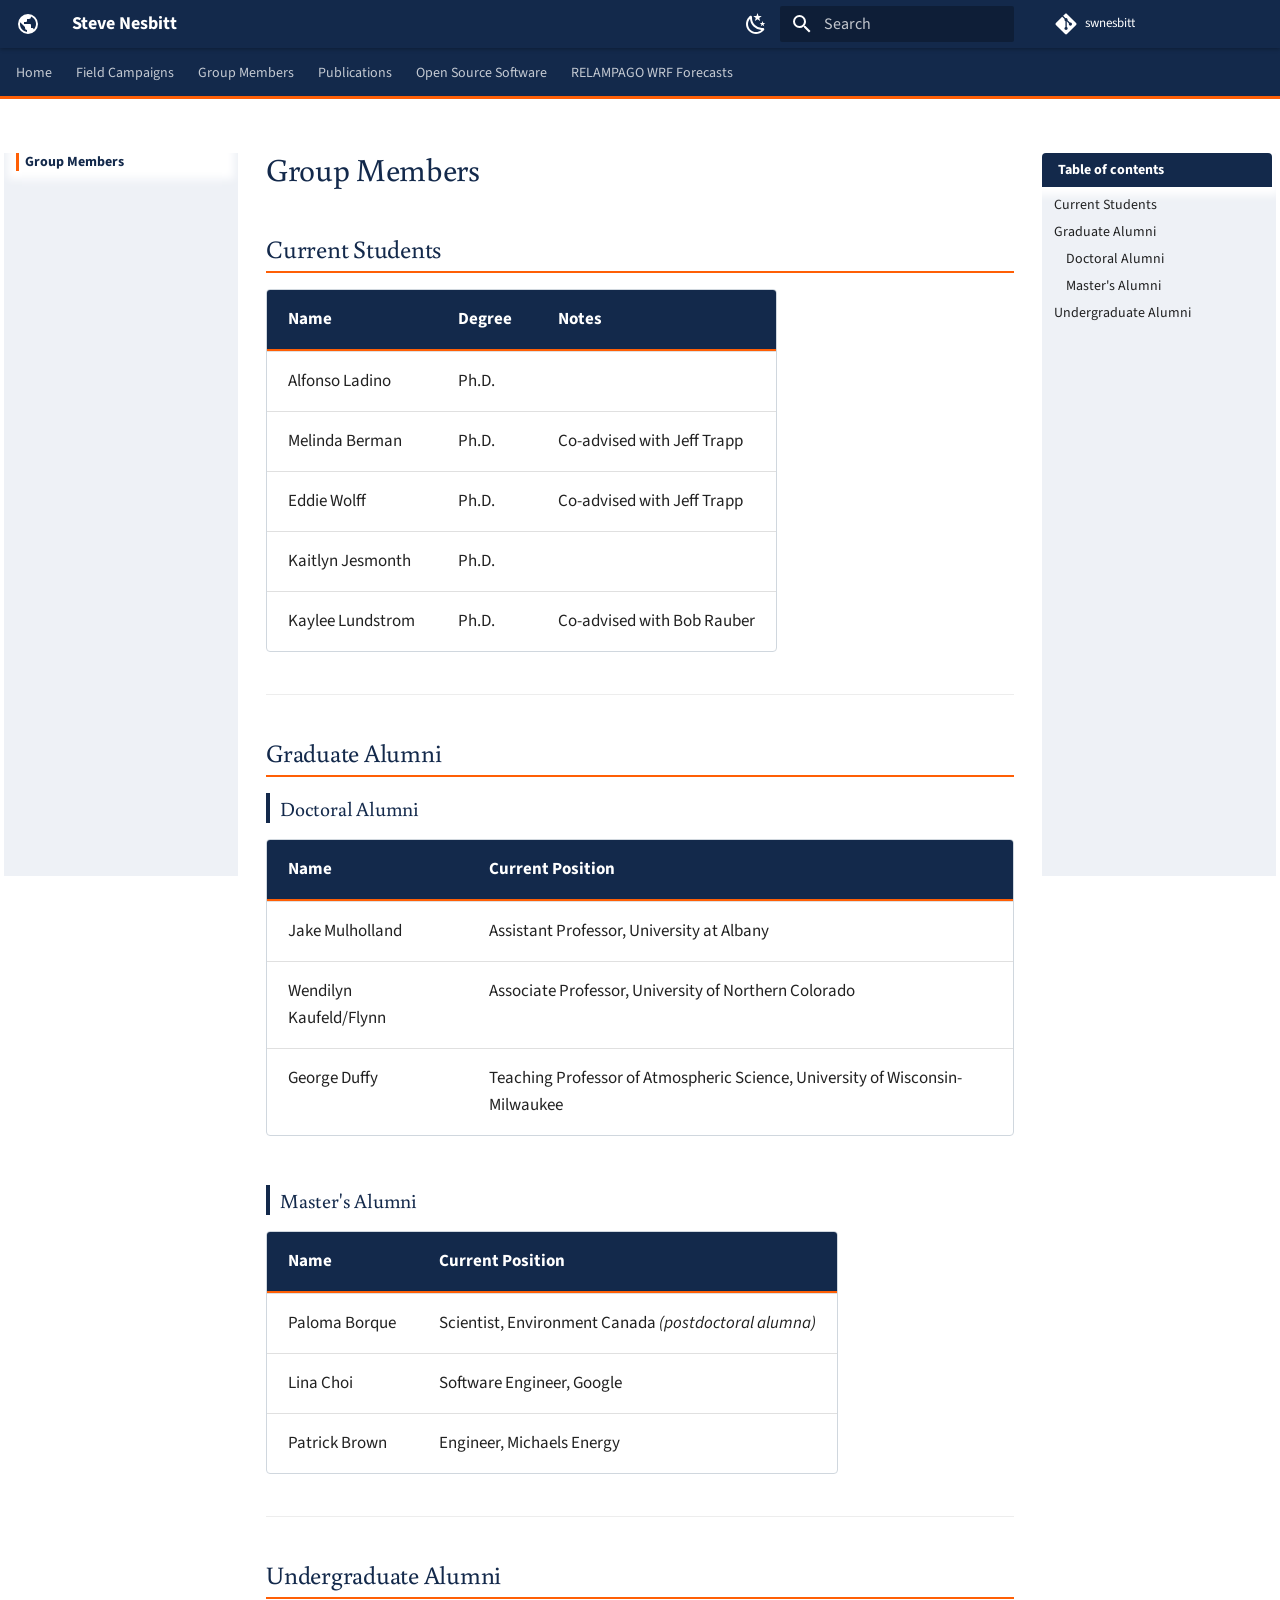
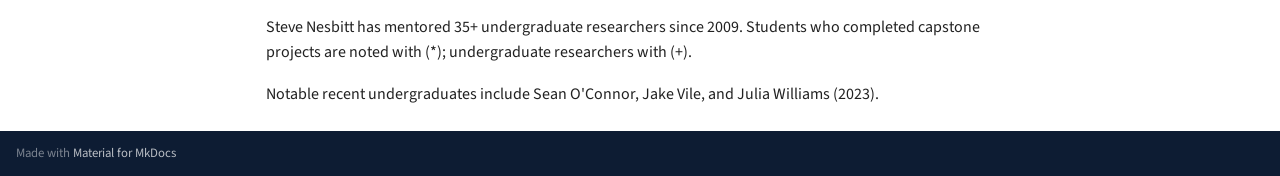
<file: group-members/index.html>
<!doctype html>
<html lang="en" class="no-js">
  <head>
    
      <meta charset="utf-8">
      <meta name="viewport" content="width=device-width,initial-scale=1">
      
        <meta name="description" content="Steve Nesbitt - Professor & Department Head, Climate, Meteorology & Atmospheric Sciences, University of Illinois">
      
      
        <meta name="author" content="Steve Nesbitt">
      
      
        <link rel="canonical" href="https://swnesbitt.github.io/group-members/">
      
      
        <link rel="prev" href="../field-campaigns/">
      
      
        <link rel="next" href="../publications/">
      
      
        
      
      
      <link rel="icon" href="../assets/images/favicon.png">
      <meta name="generator" content="mkdocs-1.6.1, mkdocs-material-9.7.6">
    
    
      
        <title>Group Members - Steve Nesbitt</title>
      
    
    
      <link rel="stylesheet" href="../assets/stylesheets/main.484c7ddc.min.css">
      
        
        <link rel="stylesheet" href="../assets/stylesheets/palette.ab4e12ef.min.css">
      
      


    
    
      
    
    
      
        
        
        <link rel="preconnect" href="https://fonts.gstatic.com" crossorigin>
        <link rel="stylesheet" href="https://fonts.googleapis.com/css?family=Source+Sans+Pro:300,300i,400,400i,700,700i%7CSource+Code+Pro:400,400i,700,700i&display=fallback">
        <style>:root{--md-text-font:"Source Sans Pro";--md-code-font:"Source Code Pro"}</style>
      
    
    
      <link rel="stylesheet" href="../stylesheets/extra.css">
    
    <script>__md_scope=new URL("..",location),__md_hash=e=>[...e].reduce(((e,_)=>(e<<5)-e+_.charCodeAt(0)),0),__md_get=(e,_=localStorage,t=__md_scope)=>JSON.parse(_.getItem(t.pathname+"."+e)),__md_set=(e,_,t=localStorage,a=__md_scope)=>{try{t.setItem(a.pathname+"."+e,JSON.stringify(_))}catch(e){}}</script>
    
      

    
    
  </head>
  
  
    
    
      
    
    
    
    
    <body dir="ltr" data-md-color-scheme="default" data-md-color-primary="custom" data-md-color-accent="custom">
  
    
    <input class="md-toggle" data-md-toggle="drawer" type="checkbox" id="__drawer" autocomplete="off">
    <input class="md-toggle" data-md-toggle="search" type="checkbox" id="__search" autocomplete="off">
    <label class="md-overlay" for="__drawer"></label>
    <div data-md-component="skip">
      
        
        <a href="#group-members" class="md-skip">
          Skip to content
        </a>
      
    </div>
    <div data-md-component="announce">
      
    </div>
    
    
      

<header class="md-header" data-md-component="header">
  <nav class="md-header__inner md-grid" aria-label="Header">
    <a href=".." title="Steve Nesbitt" class="md-header__button md-logo" aria-label="Steve Nesbitt" data-md-component="logo">
      
  
  <svg xmlns="http://www.w3.org/2000/svg" viewBox="0 0 24 24"><path d="M17.9 17.39c-.26-.8-1.01-1.39-1.9-1.39h-1v-3a1 1 0 0 0-1-1H8v-2h2a1 1 0 0 0 1-1V7h2a2 2 0 0 0 2-2v-.41a7.984 7.984 0 0 1 2.9 12.8M11 19.93c-3.95-.49-7-3.85-7-7.93 0-.62.08-1.22.21-1.79L9 15v1a2 2 0 0 0 2 2m1-16A10 10 0 0 0 2 12a10 10 0 0 0 10 10 10 10 0 0 0 10-10A10 10 0 0 0 12 2"/></svg>

    </a>
    <label class="md-header__button md-icon" for="__drawer">
      
      <svg xmlns="http://www.w3.org/2000/svg" viewBox="0 0 24 24"><path d="M3 6h18v2H3zm0 5h18v2H3zm0 5h18v2H3z"/></svg>
    </label>
    <div class="md-header__title" data-md-component="header-title">
      <div class="md-header__ellipsis">
        <div class="md-header__topic">
          <span class="md-ellipsis">
            Steve Nesbitt
          </span>
        </div>
        <div class="md-header__topic" data-md-component="header-topic">
          <span class="md-ellipsis">
            
              Group Members
            
          </span>
        </div>
      </div>
    </div>
    
      
        <form class="md-header__option" data-md-component="palette">
  
    
    
    
    <input class="md-option" data-md-color-media="" data-md-color-scheme="default" data-md-color-primary="custom" data-md-color-accent="custom"  aria-label="Switch to dark mode"  type="radio" name="__palette" id="__palette_0">
    
      <label class="md-header__button md-icon" title="Switch to dark mode" for="__palette_1" hidden>
        <svg xmlns="http://www.w3.org/2000/svg" viewBox="0 0 24 24"><path d="m17.75 4.09-2.53 1.94.91 3.06-2.63-1.81-2.63 1.81.91-3.06-2.53-1.94L12.44 4l1.06-3 1.06 3zm3.5 6.91-1.64 1.25.59 1.98-1.7-1.17-1.7 1.17.59-1.98L15.75 11l2.06-.05L18.5 9l.69 1.95zm-2.28 4.95c.83-.08 1.72 1.1 1.19 1.85-.32.45-.66.87-1.08 1.27C15.17 23 8.84 23 4.94 19.07c-3.91-3.9-3.91-10.24 0-14.14.4-.4.82-.76 1.27-1.08.75-.53 1.93.36 1.85 1.19-.27 2.86.69 5.83 2.89 8.02a9.96 9.96 0 0 0 8.02 2.89m-1.64 2.02a12.08 12.08 0 0 1-7.8-3.47c-2.17-2.19-3.33-5-3.49-7.82-2.81 3.14-2.7 7.96.31 10.98 3.02 3.01 7.84 3.12 10.98.31"/></svg>
      </label>
    
  
    
    
    
    <input class="md-option" data-md-color-media="" data-md-color-scheme="slate" data-md-color-primary="custom" data-md-color-accent="custom"  aria-label="Switch to light mode"  type="radio" name="__palette" id="__palette_1">
    
      <label class="md-header__button md-icon" title="Switch to light mode" for="__palette_0" hidden>
        <svg xmlns="http://www.w3.org/2000/svg" viewBox="0 0 24 24"><path d="M12 7a5 5 0 0 1 5 5 5 5 0 0 1-5 5 5 5 0 0 1-5-5 5 5 0 0 1 5-5m0 2a3 3 0 0 0-3 3 3 3 0 0 0 3 3 3 3 0 0 0 3-3 3 3 0 0 0-3-3m0-7 2.39 3.42C13.65 5.15 12.84 5 12 5s-1.65.15-2.39.42zM3.34 7l4.16-.35A7.2 7.2 0 0 0 5.94 8.5c-.44.74-.69 1.5-.83 2.29zm.02 10 1.76-3.77a7.131 7.131 0 0 0 2.38 4.14zM20.65 7l-1.77 3.79a7.02 7.02 0 0 0-2.38-4.15zm-.01 10-4.14.36c.59-.51 1.12-1.14 1.54-1.86.42-.73.69-1.5.83-2.29zM12 22l-2.41-3.44c.74.27 1.55.44 2.41.44.82 0 1.63-.17 2.37-.44z"/></svg>
      </label>
    
  
</form>
      
    
    
      <script>var palette=__md_get("__palette");if(palette&&palette.color){if("(prefers-color-scheme)"===palette.color.media){var media=matchMedia("(prefers-color-scheme: light)"),input=document.querySelector(media.matches?"[data-md-color-media='(prefers-color-scheme: light)']":"[data-md-color-media='(prefers-color-scheme: dark)']");palette.color.media=input.getAttribute("data-md-color-media"),palette.color.scheme=input.getAttribute("data-md-color-scheme"),palette.color.primary=input.getAttribute("data-md-color-primary"),palette.color.accent=input.getAttribute("data-md-color-accent")}for(var[key,value]of Object.entries(palette.color))document.body.setAttribute("data-md-color-"+key,value)}</script>
    
    
    
      
      
        <label class="md-header__button md-icon" for="__search">
          
          <svg xmlns="http://www.w3.org/2000/svg" viewBox="0 0 24 24"><path d="M9.5 3A6.5 6.5 0 0 1 16 9.5c0 1.61-.59 3.09-1.56 4.23l.27.27h.79l5 5-1.5 1.5-5-5v-.79l-.27-.27A6.52 6.52 0 0 1 9.5 16 6.5 6.5 0 0 1 3 9.5 6.5 6.5 0 0 1 9.5 3m0 2C7 5 5 7 5 9.5S7 14 9.5 14 14 12 14 9.5 12 5 9.5 5"/></svg>
        </label>
        <div class="md-search" data-md-component="search" role="dialog">
  <label class="md-search__overlay" for="__search"></label>
  <div class="md-search__inner" role="search">
    <form class="md-search__form" name="search">
      <input type="text" class="md-search__input" name="query" aria-label="Search" placeholder="Search" autocapitalize="off" autocorrect="off" autocomplete="off" spellcheck="false" data-md-component="search-query" required>
      <label class="md-search__icon md-icon" for="__search">
        
        <svg xmlns="http://www.w3.org/2000/svg" viewBox="0 0 24 24"><path d="M9.5 3A6.5 6.5 0 0 1 16 9.5c0 1.61-.59 3.09-1.56 4.23l.27.27h.79l5 5-1.5 1.5-5-5v-.79l-.27-.27A6.52 6.52 0 0 1 9.5 16 6.5 6.5 0 0 1 3 9.5 6.5 6.5 0 0 1 9.5 3m0 2C7 5 5 7 5 9.5S7 14 9.5 14 14 12 14 9.5 12 5 9.5 5"/></svg>
        
        <svg xmlns="http://www.w3.org/2000/svg" viewBox="0 0 24 24"><path d="M20 11v2H8l5.5 5.5-1.42 1.42L4.16 12l7.92-7.92L13.5 5.5 8 11z"/></svg>
      </label>
      <nav class="md-search__options" aria-label="Search">
        
        <button type="reset" class="md-search__icon md-icon" title="Clear" aria-label="Clear" tabindex="-1">
          
          <svg xmlns="http://www.w3.org/2000/svg" viewBox="0 0 24 24"><path d="M19 6.41 17.59 5 12 10.59 6.41 5 5 6.41 10.59 12 5 17.59 6.41 19 12 13.41 17.59 19 19 17.59 13.41 12z"/></svg>
        </button>
      </nav>
      
        <div class="md-search__suggest" data-md-component="search-suggest"></div>
      
    </form>
    <div class="md-search__output">
      <div class="md-search__scrollwrap" tabindex="0" data-md-scrollfix>
        <div class="md-search-result" data-md-component="search-result">
          <div class="md-search-result__meta">
            Initializing search
          </div>
          <ol class="md-search-result__list" role="presentation"></ol>
        </div>
      </div>
    </div>
  </div>
</div>
      
    
    
      <div class="md-header__source">
        <a href="https://github.com/swnesbitt" title="Go to repository" class="md-source" data-md-component="source">
  <div class="md-source__icon md-icon">
    
    <svg xmlns="http://www.w3.org/2000/svg" viewBox="0 0 448 512"><!--! Font Awesome Free 7.1.0 by @fontawesome - https://fontawesome.com License - https://fontawesome.com/license/free (Icons: CC BY 4.0, Fonts: SIL OFL 1.1, Code: MIT License) Copyright 2025 Fonticons, Inc.--><path d="M439.6 236.1 244 40.5c-5.4-5.5-12.8-8.5-20.4-8.5s-15 3-20.4 8.4L162.5 81l51.5 51.5c27.1-9.1 52.7 16.8 43.4 43.7l49.7 49.7c34.2-11.8 61.2 31 35.5 56.7-26.5 26.5-70.2-2.9-56-37.3L240.3 199v121.9c25.3 12.5 22.3 41.8 9.1 55-6.4 6.4-15.2 10.1-24.3 10.1s-17.8-3.6-24.3-10.1c-17.6-17.6-11.1-46.9 11.2-56v-123c-20.8-8.5-24.6-30.7-18.6-45L142.6 101 8.5 235.1C3 240.6 0 247.9 0 255.5s3 15 8.5 20.4l195.6 195.7c5.4 5.4 12.7 8.4 20.4 8.4s15-3 20.4-8.4l194.7-194.7c5.4-5.4 8.4-12.8 8.4-20.4s-3-15-8.4-20.4"/></svg>
  </div>
  <div class="md-source__repository">
    swnesbitt
  </div>
</a>
      </div>
    
  </nav>
  
</header>
    
    <div class="md-container" data-md-component="container">
      
      
        
          
            
<nav class="md-tabs" aria-label="Tabs" data-md-component="tabs">
  <div class="md-grid">
    <ul class="md-tabs__list">
      
        
  
  
  
  
    <li class="md-tabs__item">
      <a href=".." class="md-tabs__link">
        
  
  
    
  
  Home

      </a>
    </li>
  

      
        
  
  
  
  
    <li class="md-tabs__item">
      <a href="../field-campaigns/" class="md-tabs__link">
        
  
  
    
  
  Field Campaigns

      </a>
    </li>
  

      
        
  
  
  
    
  
  
    <li class="md-tabs__item md-tabs__item--active">
      <a href="./" class="md-tabs__link">
        
  
  
    
  
  Group Members

      </a>
    </li>
  

      
        
  
  
  
  
    <li class="md-tabs__item">
      <a href="../publications/" class="md-tabs__link">
        
  
  
    
  
  Publications

      </a>
    </li>
  

      
        
  
  
  
  
    <li class="md-tabs__item">
      <a href="../open-source/" class="md-tabs__link">
        
  
  
    
  
  Open Source Software

      </a>
    </li>
  

      
        
  
  
  
  
    <li class="md-tabs__item">
      <a href="../relampago-wrf/" class="md-tabs__link">
        
  
  
    
  
  RELAMPAGO WRF Forecasts

      </a>
    </li>
  

      
    </ul>
  </div>
</nav>
          
        
      
      <main class="md-main" data-md-component="main">
        <div class="md-main__inner md-grid">
          
            
              
              <div class="md-sidebar md-sidebar--primary" data-md-component="sidebar" data-md-type="navigation" >
                <div class="md-sidebar__scrollwrap">
                  <div class="md-sidebar__inner">
                    


  


<nav class="md-nav md-nav--primary md-nav--lifted" aria-label="Navigation" data-md-level="0">
  <label class="md-nav__title" for="__drawer">
    <a href=".." title="Steve Nesbitt" class="md-nav__button md-logo" aria-label="Steve Nesbitt" data-md-component="logo">
      
  
  <svg xmlns="http://www.w3.org/2000/svg" viewBox="0 0 24 24"><path d="M17.9 17.39c-.26-.8-1.01-1.39-1.9-1.39h-1v-3a1 1 0 0 0-1-1H8v-2h2a1 1 0 0 0 1-1V7h2a2 2 0 0 0 2-2v-.41a7.984 7.984 0 0 1 2.9 12.8M11 19.93c-3.95-.49-7-3.85-7-7.93 0-.62.08-1.22.21-1.79L9 15v1a2 2 0 0 0 2 2m1-16A10 10 0 0 0 2 12a10 10 0 0 0 10 10 10 10 0 0 0 10-10A10 10 0 0 0 12 2"/></svg>

    </a>
    Steve Nesbitt
  </label>
  
    <div class="md-nav__source">
      <a href="https://github.com/swnesbitt" title="Go to repository" class="md-source" data-md-component="source">
  <div class="md-source__icon md-icon">
    
    <svg xmlns="http://www.w3.org/2000/svg" viewBox="0 0 448 512"><!--! Font Awesome Free 7.1.0 by @fontawesome - https://fontawesome.com License - https://fontawesome.com/license/free (Icons: CC BY 4.0, Fonts: SIL OFL 1.1, Code: MIT License) Copyright 2025 Fonticons, Inc.--><path d="M439.6 236.1 244 40.5c-5.4-5.5-12.8-8.5-20.4-8.5s-15 3-20.4 8.4L162.5 81l51.5 51.5c27.1-9.1 52.7 16.8 43.4 43.7l49.7 49.7c34.2-11.8 61.2 31 35.5 56.7-26.5 26.5-70.2-2.9-56-37.3L240.3 199v121.9c25.3 12.5 22.3 41.8 9.1 55-6.4 6.4-15.2 10.1-24.3 10.1s-17.8-3.6-24.3-10.1c-17.6-17.6-11.1-46.9 11.2-56v-123c-20.8-8.5-24.6-30.7-18.6-45L142.6 101 8.5 235.1C3 240.6 0 247.9 0 255.5s3 15 8.5 20.4l195.6 195.7c5.4 5.4 12.7 8.4 20.4 8.4s15-3 20.4-8.4l194.7-194.7c5.4-5.4 8.4-12.8 8.4-20.4s-3-15-8.4-20.4"/></svg>
  </div>
  <div class="md-source__repository">
    swnesbitt
  </div>
</a>
    </div>
  
  <ul class="md-nav__list" data-md-scrollfix>
    
      
      
  
  
  
  
    <li class="md-nav__item">
      <a href=".." class="md-nav__link">
        
  
  
  <span class="md-ellipsis">
    
  
    Home
  

    
  </span>
  
  

      </a>
    </li>
  

    
      
      
  
  
  
  
    <li class="md-nav__item">
      <a href="../field-campaigns/" class="md-nav__link">
        
  
  
  <span class="md-ellipsis">
    
  
    Field Campaigns
  

    
  </span>
  
  

      </a>
    </li>
  

    
      
      
  
  
    
  
  
  
    <li class="md-nav__item md-nav__item--active">
      
      <input class="md-nav__toggle md-toggle" type="checkbox" id="__toc">
      
      
        
      
      
        <label class="md-nav__link md-nav__link--active" for="__toc">
          
  
  
  <span class="md-ellipsis">
    
  
    Group Members
  

    
  </span>
  
  

          <span class="md-nav__icon md-icon"></span>
        </label>
      
      <a href="./" class="md-nav__link md-nav__link--active">
        
  
  
  <span class="md-ellipsis">
    
  
    Group Members
  

    
  </span>
  
  

      </a>
      
        

<nav class="md-nav md-nav--secondary" aria-label="Table of contents">
  
  
  
    
  
  
    <label class="md-nav__title" for="__toc">
      <span class="md-nav__icon md-icon"></span>
      Table of contents
    </label>
    <ul class="md-nav__list" data-md-component="toc" data-md-scrollfix>
      
        <li class="md-nav__item">
  <a href="#current-students" class="md-nav__link">
    <span class="md-ellipsis">
      
        Current Students
      
    </span>
  </a>
  
</li>
      
        <li class="md-nav__item">
  <a href="#graduate-alumni" class="md-nav__link">
    <span class="md-ellipsis">
      
        Graduate Alumni
      
    </span>
  </a>
  
    <nav class="md-nav" aria-label="Graduate Alumni">
      <ul class="md-nav__list">
        
          <li class="md-nav__item">
  <a href="#doctoral-alumni" class="md-nav__link">
    <span class="md-ellipsis">
      
        Doctoral Alumni
      
    </span>
  </a>
  
</li>
        
          <li class="md-nav__item">
  <a href="#masters-alumni" class="md-nav__link">
    <span class="md-ellipsis">
      
        Master's Alumni
      
    </span>
  </a>
  
</li>
        
      </ul>
    </nav>
  
</li>
      
        <li class="md-nav__item">
  <a href="#undergraduate-alumni" class="md-nav__link">
    <span class="md-ellipsis">
      
        Undergraduate Alumni
      
    </span>
  </a>
  
</li>
      
    </ul>
  
</nav>
      
    </li>
  

    
      
      
  
  
  
  
    <li class="md-nav__item">
      <a href="../publications/" class="md-nav__link">
        
  
  
  <span class="md-ellipsis">
    
  
    Publications
  

    
  </span>
  
  

      </a>
    </li>
  

    
      
      
  
  
  
  
    <li class="md-nav__item">
      <a href="../open-source/" class="md-nav__link">
        
  
  
  <span class="md-ellipsis">
    
  
    Open Source Software
  

    
  </span>
  
  

      </a>
    </li>
  

    
      
      
  
  
  
  
    <li class="md-nav__item">
      <a href="../relampago-wrf/" class="md-nav__link">
        
  
  
  <span class="md-ellipsis">
    
  
    RELAMPAGO WRF Forecasts
  

    
  </span>
  
  

      </a>
    </li>
  

    
  </ul>
</nav>
                  </div>
                </div>
              </div>
            
            
              
              <div class="md-sidebar md-sidebar--secondary" data-md-component="sidebar" data-md-type="toc" >
                <div class="md-sidebar__scrollwrap">
                  <div class="md-sidebar__inner">
                    

<nav class="md-nav md-nav--secondary" aria-label="Table of contents">
  
  
  
    
  
  
    <label class="md-nav__title" for="__toc">
      <span class="md-nav__icon md-icon"></span>
      Table of contents
    </label>
    <ul class="md-nav__list" data-md-component="toc" data-md-scrollfix>
      
        <li class="md-nav__item">
  <a href="#current-students" class="md-nav__link">
    <span class="md-ellipsis">
      
        Current Students
      
    </span>
  </a>
  
</li>
      
        <li class="md-nav__item">
  <a href="#graduate-alumni" class="md-nav__link">
    <span class="md-ellipsis">
      
        Graduate Alumni
      
    </span>
  </a>
  
    <nav class="md-nav" aria-label="Graduate Alumni">
      <ul class="md-nav__list">
        
          <li class="md-nav__item">
  <a href="#doctoral-alumni" class="md-nav__link">
    <span class="md-ellipsis">
      
        Doctoral Alumni
      
    </span>
  </a>
  
</li>
        
          <li class="md-nav__item">
  <a href="#masters-alumni" class="md-nav__link">
    <span class="md-ellipsis">
      
        Master's Alumni
      
    </span>
  </a>
  
</li>
        
      </ul>
    </nav>
  
</li>
      
        <li class="md-nav__item">
  <a href="#undergraduate-alumni" class="md-nav__link">
    <span class="md-ellipsis">
      
        Undergraduate Alumni
      
    </span>
  </a>
  
</li>
      
    </ul>
  
</nav>
                  </div>
                </div>
              </div>
            
          
          
            <div class="md-content" data-md-component="content">
              
              <article class="md-content__inner md-typeset">
                
                  


  
  


<h1 id="group-members">Group Members<a class="headerlink" href="#group-members" title="Permanent link">&para;</a></h1>
<h2 id="current-students">Current Students<a class="headerlink" href="#current-students" title="Permanent link">&para;</a></h2>
<table>
<thead>
<tr>
<th>Name</th>
<th>Degree</th>
<th>Notes</th>
</tr>
</thead>
<tbody>
<tr>
<td>Alfonso Ladino</td>
<td>Ph.D.</td>
<td></td>
</tr>
<tr>
<td>Melinda Berman</td>
<td>Ph.D.</td>
<td>Co-advised with Jeff Trapp</td>
</tr>
<tr>
<td>Eddie Wolff</td>
<td>Ph.D.</td>
<td>Co-advised with Jeff Trapp</td>
</tr>
<tr>
<td>Kaitlyn Jesmonth</td>
<td>Ph.D.</td>
<td></td>
</tr>
<tr>
<td>Kaylee Lundstrom</td>
<td>Ph.D.</td>
<td>Co-advised with Bob Rauber</td>
</tr>
</tbody>
</table>
<hr />
<h2 id="graduate-alumni">Graduate Alumni<a class="headerlink" href="#graduate-alumni" title="Permanent link">&para;</a></h2>
<h3 id="doctoral-alumni">Doctoral Alumni<a class="headerlink" href="#doctoral-alumni" title="Permanent link">&para;</a></h3>
<table>
<thead>
<tr>
<th>Name</th>
<th>Current Position</th>
</tr>
</thead>
<tbody>
<tr>
<td>Jake Mulholland</td>
<td>Assistant Professor, University at Albany</td>
</tr>
<tr>
<td>Wendilyn Kaufeld/Flynn</td>
<td>Associate Professor, University of Northern Colorado</td>
</tr>
<tr>
<td>George Duffy</td>
<td>Teaching Professor of Atmospheric Science, University of Wisconsin-Milwaukee</td>
</tr>
</tbody>
</table>
<h3 id="masters-alumni">Master's Alumni<a class="headerlink" href="#masters-alumni" title="Permanent link">&para;</a></h3>
<table>
<thead>
<tr>
<th>Name</th>
<th>Current Position</th>
</tr>
</thead>
<tbody>
<tr>
<td>Paloma Borque</td>
<td>Scientist, Environment Canada <em>(postdoctoral alumna)</em></td>
</tr>
<tr>
<td>Lina Choi</td>
<td>Software Engineer, Google</td>
</tr>
<tr>
<td>Patrick Brown</td>
<td>Engineer, Michaels Energy</td>
</tr>
</tbody>
</table>
<hr />
<h2 id="undergraduate-alumni">Undergraduate Alumni<a class="headerlink" href="#undergraduate-alumni" title="Permanent link">&para;</a></h2>
<p>Steve Nesbitt has mentored 35+ undergraduate researchers since 2009. Students who completed capstone projects are noted with (*); undergraduate researchers with (+).</p>
<p>Notable recent undergraduates include Sean O'Connor, Jake Vile, and Julia Williams (2023).</p>












                
              </article>
            </div>
          
          
<script>var target=document.getElementById(location.hash.slice(1));target&&target.name&&(target.checked=target.name.startsWith("__tabbed_"))</script>
        </div>
        
          <button type="button" class="md-top md-icon" data-md-component="top" hidden>
  
  <svg xmlns="http://www.w3.org/2000/svg" viewBox="0 0 24 24"><path d="M13 20h-2V8l-5.5 5.5-1.42-1.42L12 4.16l7.92 7.92-1.42 1.42L13 8z"/></svg>
  Back to top
</button>
        
      </main>
      
        <footer class="md-footer">
  
  <div class="md-footer-meta md-typeset">
    <div class="md-footer-meta__inner md-grid">
      <div class="md-copyright">
  
  
    Made with
    <a href="https://squidfunk.github.io/mkdocs-material/" target="_blank" rel="noopener">
      Material for MkDocs
    </a>
  
</div>
      
    </div>
  </div>
</footer>
      
    </div>
    <div class="md-dialog" data-md-component="dialog">
      <div class="md-dialog__inner md-typeset"></div>
    </div>
    
    
    
      
      
      <script id="__config" type="application/json">{"annotate": null, "base": "..", "features": ["navigation.tabs", "navigation.sections", "navigation.top", "toc.follow", "search.suggest", "search.highlight"], "search": "../assets/javascripts/workers/search.2c215733.min.js", "tags": null, "translations": {"clipboard.copied": "Copied to clipboard", "clipboard.copy": "Copy to clipboard", "search.result.more.one": "1 more on this page", "search.result.more.other": "# more on this page", "search.result.none": "No matching documents", "search.result.one": "1 matching document", "search.result.other": "# matching documents", "search.result.placeholder": "Type to start searching", "search.result.term.missing": "Missing", "select.version": "Select version"}, "version": null}</script>
    
    
      <script src="../assets/javascripts/bundle.79ae519e.min.js"></script>
      
    
  </body>
</html>
</file>
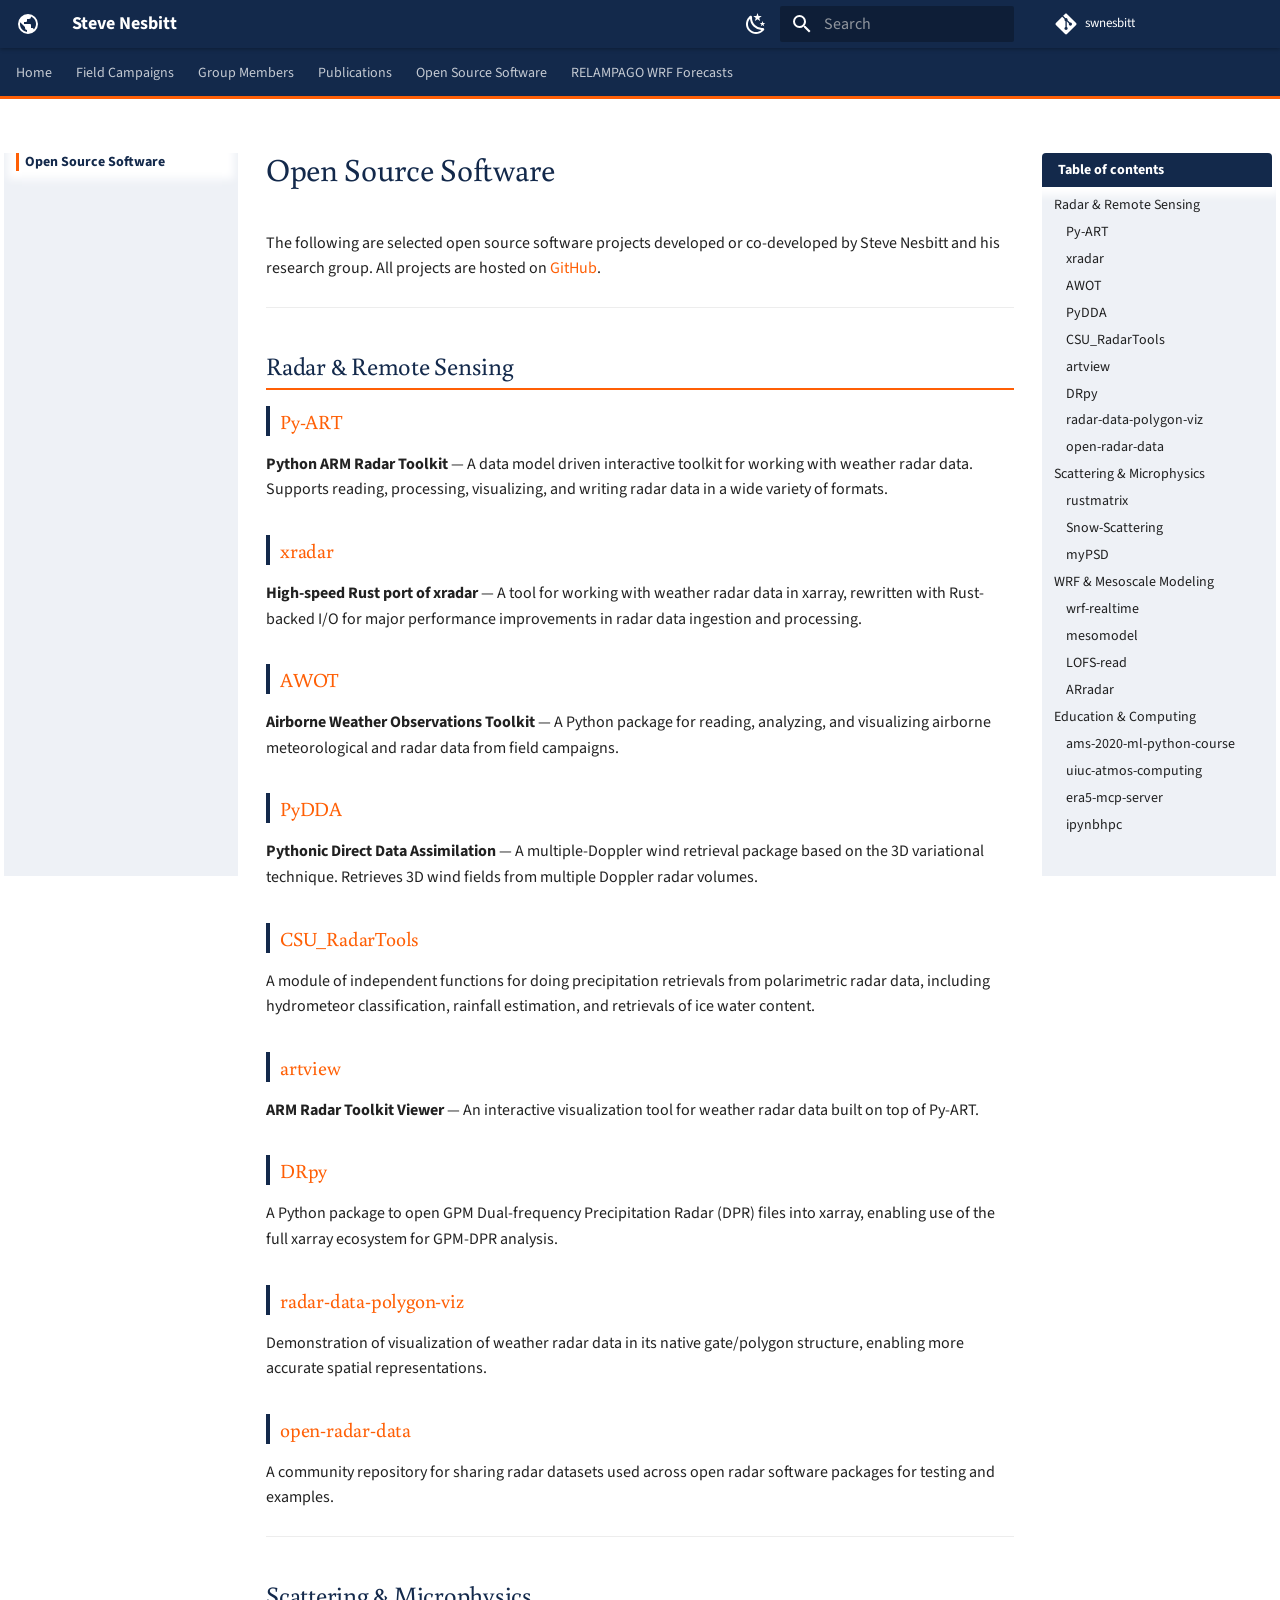
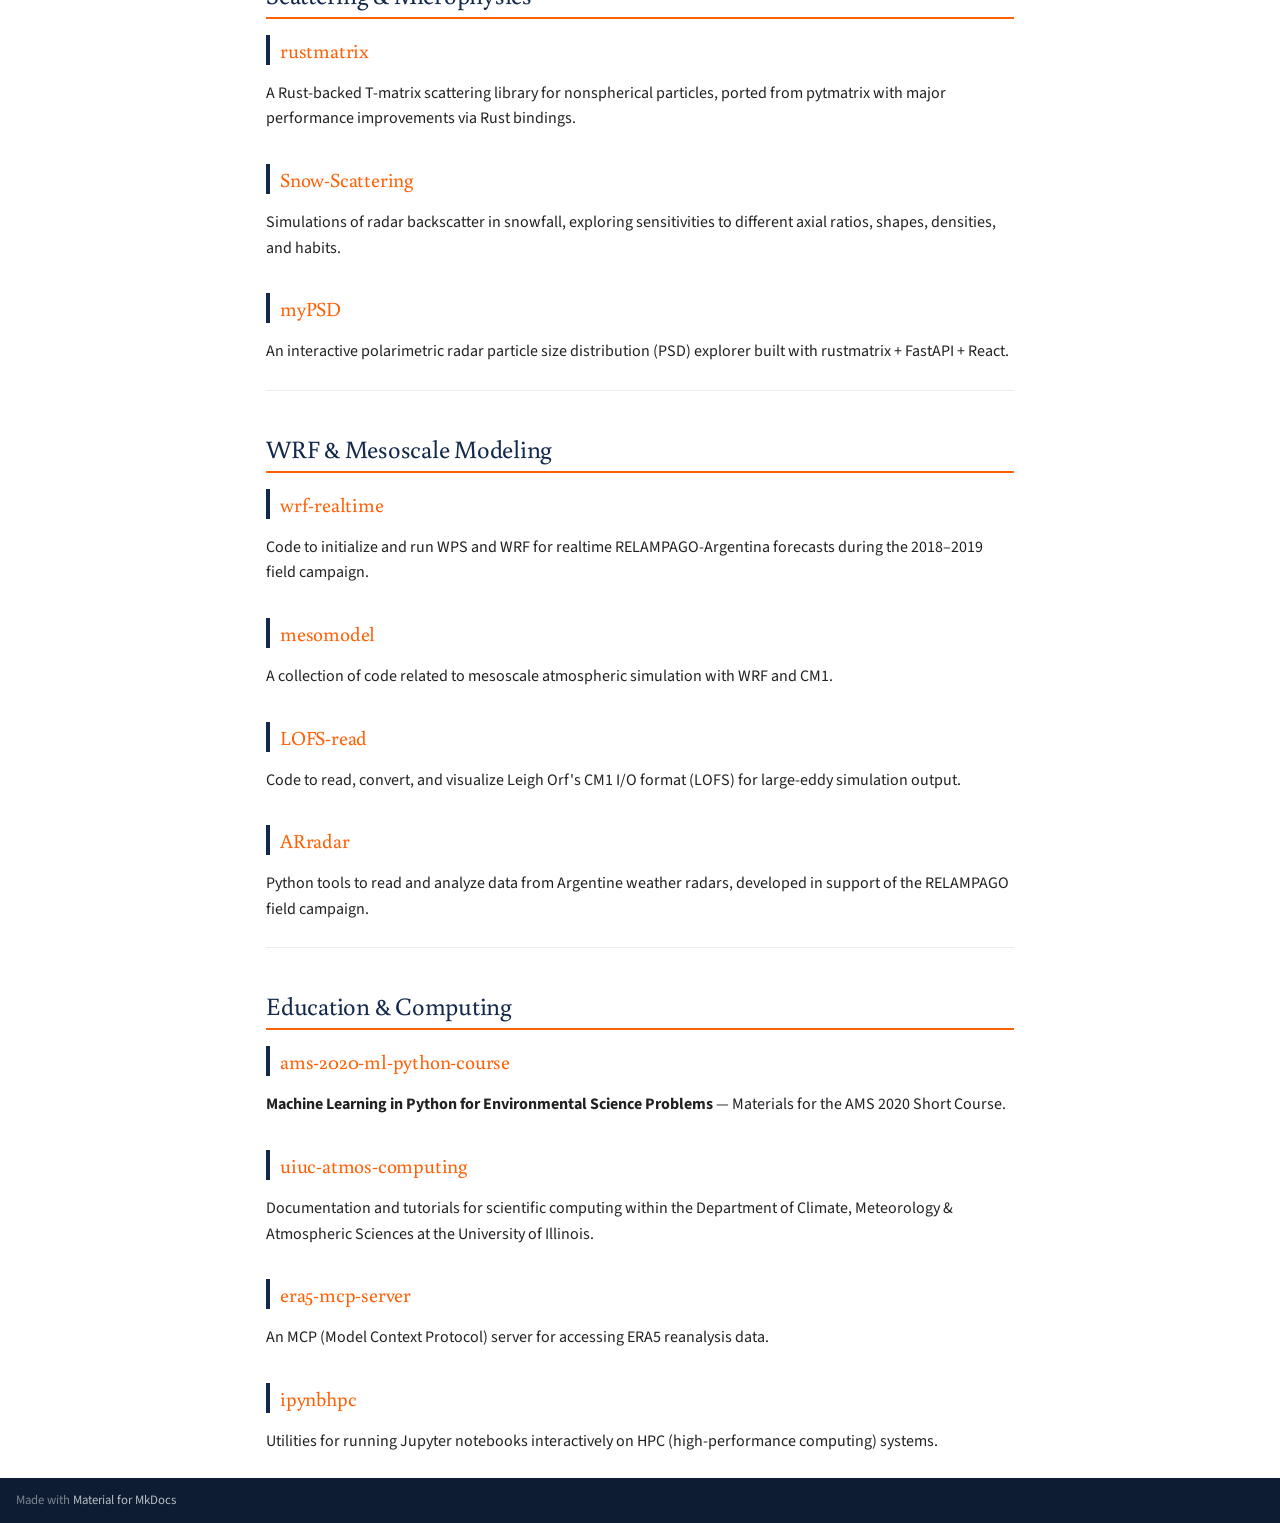
<file: open-source/index.html>
<!doctype html>
<html lang="en" class="no-js">
  <head>
    
      <meta charset="utf-8">
      <meta name="viewport" content="width=device-width,initial-scale=1">
      
        <meta name="description" content="Steve Nesbitt - Professor & Department Head, Climate, Meteorology & Atmospheric Sciences, University of Illinois">
      
      
        <meta name="author" content="Steve Nesbitt">
      
      
        <link rel="canonical" href="https://swnesbitt.github.io/open-source/">
      
      
        <link rel="prev" href="../publications/">
      
      
        <link rel="next" href="../relampago-wrf/">
      
      
        
      
      
      <link rel="icon" href="../assets/images/favicon.png">
      <meta name="generator" content="mkdocs-1.6.1, mkdocs-material-9.7.6">
    
    
      
        <title>Open Source Software - Steve Nesbitt</title>
      
    
    
      <link rel="stylesheet" href="../assets/stylesheets/main.484c7ddc.min.css">
      
        
        <link rel="stylesheet" href="../assets/stylesheets/palette.ab4e12ef.min.css">
      
      


    
    
      
    
    
      
        
        
        <link rel="preconnect" href="https://fonts.gstatic.com" crossorigin>
        <link rel="stylesheet" href="https://fonts.googleapis.com/css?family=Source+Sans+Pro:300,300i,400,400i,700,700i%7CSource+Code+Pro:400,400i,700,700i&display=fallback">
        <style>:root{--md-text-font:"Source Sans Pro";--md-code-font:"Source Code Pro"}</style>
      
    
    
      <link rel="stylesheet" href="../stylesheets/extra.css">
    
    <script>__md_scope=new URL("..",location),__md_hash=e=>[...e].reduce(((e,_)=>(e<<5)-e+_.charCodeAt(0)),0),__md_get=(e,_=localStorage,t=__md_scope)=>JSON.parse(_.getItem(t.pathname+"."+e)),__md_set=(e,_,t=localStorage,a=__md_scope)=>{try{t.setItem(a.pathname+"."+e,JSON.stringify(_))}catch(e){}}</script>
    
      

    
    
  </head>
  
  
    
    
      
    
    
    
    
    <body dir="ltr" data-md-color-scheme="default" data-md-color-primary="custom" data-md-color-accent="custom">
  
    
    <input class="md-toggle" data-md-toggle="drawer" type="checkbox" id="__drawer" autocomplete="off">
    <input class="md-toggle" data-md-toggle="search" type="checkbox" id="__search" autocomplete="off">
    <label class="md-overlay" for="__drawer"></label>
    <div data-md-component="skip">
      
        
        <a href="#open-source-software" class="md-skip">
          Skip to content
        </a>
      
    </div>
    <div data-md-component="announce">
      
    </div>
    
    
      

<header class="md-header" data-md-component="header">
  <nav class="md-header__inner md-grid" aria-label="Header">
    <a href=".." title="Steve Nesbitt" class="md-header__button md-logo" aria-label="Steve Nesbitt" data-md-component="logo">
      
  
  <svg xmlns="http://www.w3.org/2000/svg" viewBox="0 0 24 24"><path d="M17.9 17.39c-.26-.8-1.01-1.39-1.9-1.39h-1v-3a1 1 0 0 0-1-1H8v-2h2a1 1 0 0 0 1-1V7h2a2 2 0 0 0 2-2v-.41a7.984 7.984 0 0 1 2.9 12.8M11 19.93c-3.95-.49-7-3.85-7-7.93 0-.62.08-1.22.21-1.79L9 15v1a2 2 0 0 0 2 2m1-16A10 10 0 0 0 2 12a10 10 0 0 0 10 10 10 10 0 0 0 10-10A10 10 0 0 0 12 2"/></svg>

    </a>
    <label class="md-header__button md-icon" for="__drawer">
      
      <svg xmlns="http://www.w3.org/2000/svg" viewBox="0 0 24 24"><path d="M3 6h18v2H3zm0 5h18v2H3zm0 5h18v2H3z"/></svg>
    </label>
    <div class="md-header__title" data-md-component="header-title">
      <div class="md-header__ellipsis">
        <div class="md-header__topic">
          <span class="md-ellipsis">
            Steve Nesbitt
          </span>
        </div>
        <div class="md-header__topic" data-md-component="header-topic">
          <span class="md-ellipsis">
            
              Open Source Software
            
          </span>
        </div>
      </div>
    </div>
    
      
        <form class="md-header__option" data-md-component="palette">
  
    
    
    
    <input class="md-option" data-md-color-media="" data-md-color-scheme="default" data-md-color-primary="custom" data-md-color-accent="custom"  aria-label="Switch to dark mode"  type="radio" name="__palette" id="__palette_0">
    
      <label class="md-header__button md-icon" title="Switch to dark mode" for="__palette_1" hidden>
        <svg xmlns="http://www.w3.org/2000/svg" viewBox="0 0 24 24"><path d="m17.75 4.09-2.53 1.94.91 3.06-2.63-1.81-2.63 1.81.91-3.06-2.53-1.94L12.44 4l1.06-3 1.06 3zm3.5 6.91-1.64 1.25.59 1.98-1.7-1.17-1.7 1.17.59-1.98L15.75 11l2.06-.05L18.5 9l.69 1.95zm-2.28 4.95c.83-.08 1.72 1.1 1.19 1.85-.32.45-.66.87-1.08 1.27C15.17 23 8.84 23 4.94 19.07c-3.91-3.9-3.91-10.24 0-14.14.4-.4.82-.76 1.27-1.08.75-.53 1.93.36 1.85 1.19-.27 2.86.69 5.83 2.89 8.02a9.96 9.96 0 0 0 8.02 2.89m-1.64 2.02a12.08 12.08 0 0 1-7.8-3.47c-2.17-2.19-3.33-5-3.49-7.82-2.81 3.14-2.7 7.96.31 10.98 3.02 3.01 7.84 3.12 10.98.31"/></svg>
      </label>
    
  
    
    
    
    <input class="md-option" data-md-color-media="" data-md-color-scheme="slate" data-md-color-primary="custom" data-md-color-accent="custom"  aria-label="Switch to light mode"  type="radio" name="__palette" id="__palette_1">
    
      <label class="md-header__button md-icon" title="Switch to light mode" for="__palette_0" hidden>
        <svg xmlns="http://www.w3.org/2000/svg" viewBox="0 0 24 24"><path d="M12 7a5 5 0 0 1 5 5 5 5 0 0 1-5 5 5 5 0 0 1-5-5 5 5 0 0 1 5-5m0 2a3 3 0 0 0-3 3 3 3 0 0 0 3 3 3 3 0 0 0 3-3 3 3 0 0 0-3-3m0-7 2.39 3.42C13.65 5.15 12.84 5 12 5s-1.65.15-2.39.42zM3.34 7l4.16-.35A7.2 7.2 0 0 0 5.94 8.5c-.44.74-.69 1.5-.83 2.29zm.02 10 1.76-3.77a7.131 7.131 0 0 0 2.38 4.14zM20.65 7l-1.77 3.79a7.02 7.02 0 0 0-2.38-4.15zm-.01 10-4.14.36c.59-.51 1.12-1.14 1.54-1.86.42-.73.69-1.5.83-2.29zM12 22l-2.41-3.44c.74.27 1.55.44 2.41.44.82 0 1.63-.17 2.37-.44z"/></svg>
      </label>
    
  
</form>
      
    
    
      <script>var palette=__md_get("__palette");if(palette&&palette.color){if("(prefers-color-scheme)"===palette.color.media){var media=matchMedia("(prefers-color-scheme: light)"),input=document.querySelector(media.matches?"[data-md-color-media='(prefers-color-scheme: light)']":"[data-md-color-media='(prefers-color-scheme: dark)']");palette.color.media=input.getAttribute("data-md-color-media"),palette.color.scheme=input.getAttribute("data-md-color-scheme"),palette.color.primary=input.getAttribute("data-md-color-primary"),palette.color.accent=input.getAttribute("data-md-color-accent")}for(var[key,value]of Object.entries(palette.color))document.body.setAttribute("data-md-color-"+key,value)}</script>
    
    
    
      
      
        <label class="md-header__button md-icon" for="__search">
          
          <svg xmlns="http://www.w3.org/2000/svg" viewBox="0 0 24 24"><path d="M9.5 3A6.5 6.5 0 0 1 16 9.5c0 1.61-.59 3.09-1.56 4.23l.27.27h.79l5 5-1.5 1.5-5-5v-.79l-.27-.27A6.52 6.52 0 0 1 9.5 16 6.5 6.5 0 0 1 3 9.5 6.5 6.5 0 0 1 9.5 3m0 2C7 5 5 7 5 9.5S7 14 9.5 14 14 12 14 9.5 12 5 9.5 5"/></svg>
        </label>
        <div class="md-search" data-md-component="search" role="dialog">
  <label class="md-search__overlay" for="__search"></label>
  <div class="md-search__inner" role="search">
    <form class="md-search__form" name="search">
      <input type="text" class="md-search__input" name="query" aria-label="Search" placeholder="Search" autocapitalize="off" autocorrect="off" autocomplete="off" spellcheck="false" data-md-component="search-query" required>
      <label class="md-search__icon md-icon" for="__search">
        
        <svg xmlns="http://www.w3.org/2000/svg" viewBox="0 0 24 24"><path d="M9.5 3A6.5 6.5 0 0 1 16 9.5c0 1.61-.59 3.09-1.56 4.23l.27.27h.79l5 5-1.5 1.5-5-5v-.79l-.27-.27A6.52 6.52 0 0 1 9.5 16 6.5 6.5 0 0 1 3 9.5 6.5 6.5 0 0 1 9.5 3m0 2C7 5 5 7 5 9.5S7 14 9.5 14 14 12 14 9.5 12 5 9.5 5"/></svg>
        
        <svg xmlns="http://www.w3.org/2000/svg" viewBox="0 0 24 24"><path d="M20 11v2H8l5.5 5.5-1.42 1.42L4.16 12l7.92-7.92L13.5 5.5 8 11z"/></svg>
      </label>
      <nav class="md-search__options" aria-label="Search">
        
        <button type="reset" class="md-search__icon md-icon" title="Clear" aria-label="Clear" tabindex="-1">
          
          <svg xmlns="http://www.w3.org/2000/svg" viewBox="0 0 24 24"><path d="M19 6.41 17.59 5 12 10.59 6.41 5 5 6.41 10.59 12 5 17.59 6.41 19 12 13.41 17.59 19 19 17.59 13.41 12z"/></svg>
        </button>
      </nav>
      
        <div class="md-search__suggest" data-md-component="search-suggest"></div>
      
    </form>
    <div class="md-search__output">
      <div class="md-search__scrollwrap" tabindex="0" data-md-scrollfix>
        <div class="md-search-result" data-md-component="search-result">
          <div class="md-search-result__meta">
            Initializing search
          </div>
          <ol class="md-search-result__list" role="presentation"></ol>
        </div>
      </div>
    </div>
  </div>
</div>
      
    
    
      <div class="md-header__source">
        <a href="https://github.com/swnesbitt" title="Go to repository" class="md-source" data-md-component="source">
  <div class="md-source__icon md-icon">
    
    <svg xmlns="http://www.w3.org/2000/svg" viewBox="0 0 448 512"><!--! Font Awesome Free 7.1.0 by @fontawesome - https://fontawesome.com License - https://fontawesome.com/license/free (Icons: CC BY 4.0, Fonts: SIL OFL 1.1, Code: MIT License) Copyright 2025 Fonticons, Inc.--><path d="M439.6 236.1 244 40.5c-5.4-5.5-12.8-8.5-20.4-8.5s-15 3-20.4 8.4L162.5 81l51.5 51.5c27.1-9.1 52.7 16.8 43.4 43.7l49.7 49.7c34.2-11.8 61.2 31 35.5 56.7-26.5 26.5-70.2-2.9-56-37.3L240.3 199v121.9c25.3 12.5 22.3 41.8 9.1 55-6.4 6.4-15.2 10.1-24.3 10.1s-17.8-3.6-24.3-10.1c-17.6-17.6-11.1-46.9 11.2-56v-123c-20.8-8.5-24.6-30.7-18.6-45L142.6 101 8.5 235.1C3 240.6 0 247.9 0 255.5s3 15 8.5 20.4l195.6 195.7c5.4 5.4 12.7 8.4 20.4 8.4s15-3 20.4-8.4l194.7-194.7c5.4-5.4 8.4-12.8 8.4-20.4s-3-15-8.4-20.4"/></svg>
  </div>
  <div class="md-source__repository">
    swnesbitt
  </div>
</a>
      </div>
    
  </nav>
  
</header>
    
    <div class="md-container" data-md-component="container">
      
      
        
          
            
<nav class="md-tabs" aria-label="Tabs" data-md-component="tabs">
  <div class="md-grid">
    <ul class="md-tabs__list">
      
        
  
  
  
  
    <li class="md-tabs__item">
      <a href=".." class="md-tabs__link">
        
  
  
    
  
  Home

      </a>
    </li>
  

      
        
  
  
  
  
    <li class="md-tabs__item">
      <a href="../field-campaigns/" class="md-tabs__link">
        
  
  
    
  
  Field Campaigns

      </a>
    </li>
  

      
        
  
  
  
  
    <li class="md-tabs__item">
      <a href="../group-members/" class="md-tabs__link">
        
  
  
    
  
  Group Members

      </a>
    </li>
  

      
        
  
  
  
  
    <li class="md-tabs__item">
      <a href="../publications/" class="md-tabs__link">
        
  
  
    
  
  Publications

      </a>
    </li>
  

      
        
  
  
  
    
  
  
    <li class="md-tabs__item md-tabs__item--active">
      <a href="./" class="md-tabs__link">
        
  
  
    
  
  Open Source Software

      </a>
    </li>
  

      
        
  
  
  
  
    <li class="md-tabs__item">
      <a href="../relampago-wrf/" class="md-tabs__link">
        
  
  
    
  
  RELAMPAGO WRF Forecasts

      </a>
    </li>
  

      
    </ul>
  </div>
</nav>
          
        
      
      <main class="md-main" data-md-component="main">
        <div class="md-main__inner md-grid">
          
            
              
              <div class="md-sidebar md-sidebar--primary" data-md-component="sidebar" data-md-type="navigation" >
                <div class="md-sidebar__scrollwrap">
                  <div class="md-sidebar__inner">
                    


  


<nav class="md-nav md-nav--primary md-nav--lifted" aria-label="Navigation" data-md-level="0">
  <label class="md-nav__title" for="__drawer">
    <a href=".." title="Steve Nesbitt" class="md-nav__button md-logo" aria-label="Steve Nesbitt" data-md-component="logo">
      
  
  <svg xmlns="http://www.w3.org/2000/svg" viewBox="0 0 24 24"><path d="M17.9 17.39c-.26-.8-1.01-1.39-1.9-1.39h-1v-3a1 1 0 0 0-1-1H8v-2h2a1 1 0 0 0 1-1V7h2a2 2 0 0 0 2-2v-.41a7.984 7.984 0 0 1 2.9 12.8M11 19.93c-3.95-.49-7-3.85-7-7.93 0-.62.08-1.22.21-1.79L9 15v1a2 2 0 0 0 2 2m1-16A10 10 0 0 0 2 12a10 10 0 0 0 10 10 10 10 0 0 0 10-10A10 10 0 0 0 12 2"/></svg>

    </a>
    Steve Nesbitt
  </label>
  
    <div class="md-nav__source">
      <a href="https://github.com/swnesbitt" title="Go to repository" class="md-source" data-md-component="source">
  <div class="md-source__icon md-icon">
    
    <svg xmlns="http://www.w3.org/2000/svg" viewBox="0 0 448 512"><!--! Font Awesome Free 7.1.0 by @fontawesome - https://fontawesome.com License - https://fontawesome.com/license/free (Icons: CC BY 4.0, Fonts: SIL OFL 1.1, Code: MIT License) Copyright 2025 Fonticons, Inc.--><path d="M439.6 236.1 244 40.5c-5.4-5.5-12.8-8.5-20.4-8.5s-15 3-20.4 8.4L162.5 81l51.5 51.5c27.1-9.1 52.7 16.8 43.4 43.7l49.7 49.7c34.2-11.8 61.2 31 35.5 56.7-26.5 26.5-70.2-2.9-56-37.3L240.3 199v121.9c25.3 12.5 22.3 41.8 9.1 55-6.4 6.4-15.2 10.1-24.3 10.1s-17.8-3.6-24.3-10.1c-17.6-17.6-11.1-46.9 11.2-56v-123c-20.8-8.5-24.6-30.7-18.6-45L142.6 101 8.5 235.1C3 240.6 0 247.9 0 255.5s3 15 8.5 20.4l195.6 195.7c5.4 5.4 12.7 8.4 20.4 8.4s15-3 20.4-8.4l194.7-194.7c5.4-5.4 8.4-12.8 8.4-20.4s-3-15-8.4-20.4"/></svg>
  </div>
  <div class="md-source__repository">
    swnesbitt
  </div>
</a>
    </div>
  
  <ul class="md-nav__list" data-md-scrollfix>
    
      
      
  
  
  
  
    <li class="md-nav__item">
      <a href=".." class="md-nav__link">
        
  
  
  <span class="md-ellipsis">
    
  
    Home
  

    
  </span>
  
  

      </a>
    </li>
  

    
      
      
  
  
  
  
    <li class="md-nav__item">
      <a href="../field-campaigns/" class="md-nav__link">
        
  
  
  <span class="md-ellipsis">
    
  
    Field Campaigns
  

    
  </span>
  
  

      </a>
    </li>
  

    
      
      
  
  
  
  
    <li class="md-nav__item">
      <a href="../group-members/" class="md-nav__link">
        
  
  
  <span class="md-ellipsis">
    
  
    Group Members
  

    
  </span>
  
  

      </a>
    </li>
  

    
      
      
  
  
  
  
    <li class="md-nav__item">
      <a href="../publications/" class="md-nav__link">
        
  
  
  <span class="md-ellipsis">
    
  
    Publications
  

    
  </span>
  
  

      </a>
    </li>
  

    
      
      
  
  
    
  
  
  
    <li class="md-nav__item md-nav__item--active">
      
      <input class="md-nav__toggle md-toggle" type="checkbox" id="__toc">
      
      
        
      
      
        <label class="md-nav__link md-nav__link--active" for="__toc">
          
  
  
  <span class="md-ellipsis">
    
  
    Open Source Software
  

    
  </span>
  
  

          <span class="md-nav__icon md-icon"></span>
        </label>
      
      <a href="./" class="md-nav__link md-nav__link--active">
        
  
  
  <span class="md-ellipsis">
    
  
    Open Source Software
  

    
  </span>
  
  

      </a>
      
        

<nav class="md-nav md-nav--secondary" aria-label="Table of contents">
  
  
  
    
  
  
    <label class="md-nav__title" for="__toc">
      <span class="md-nav__icon md-icon"></span>
      Table of contents
    </label>
    <ul class="md-nav__list" data-md-component="toc" data-md-scrollfix>
      
        <li class="md-nav__item">
  <a href="#radar-remote-sensing" class="md-nav__link">
    <span class="md-ellipsis">
      
        Radar &amp; Remote Sensing
      
    </span>
  </a>
  
    <nav class="md-nav" aria-label="Radar &amp; Remote Sensing">
      <ul class="md-nav__list">
        
          <li class="md-nav__item">
  <a href="#py-art" class="md-nav__link">
    <span class="md-ellipsis">
      
        Py-ART
      
    </span>
  </a>
  
</li>
        
          <li class="md-nav__item">
  <a href="#xradar" class="md-nav__link">
    <span class="md-ellipsis">
      
        xradar
      
    </span>
  </a>
  
</li>
        
          <li class="md-nav__item">
  <a href="#awot" class="md-nav__link">
    <span class="md-ellipsis">
      
        AWOT
      
    </span>
  </a>
  
</li>
        
          <li class="md-nav__item">
  <a href="#pydda" class="md-nav__link">
    <span class="md-ellipsis">
      
        PyDDA
      
    </span>
  </a>
  
</li>
        
          <li class="md-nav__item">
  <a href="#csu_radartools" class="md-nav__link">
    <span class="md-ellipsis">
      
        CSU_RadarTools
      
    </span>
  </a>
  
</li>
        
          <li class="md-nav__item">
  <a href="#artview" class="md-nav__link">
    <span class="md-ellipsis">
      
        artview
      
    </span>
  </a>
  
</li>
        
          <li class="md-nav__item">
  <a href="#drpy" class="md-nav__link">
    <span class="md-ellipsis">
      
        DRpy
      
    </span>
  </a>
  
</li>
        
          <li class="md-nav__item">
  <a href="#radar-data-polygon-viz" class="md-nav__link">
    <span class="md-ellipsis">
      
        radar-data-polygon-viz
      
    </span>
  </a>
  
</li>
        
          <li class="md-nav__item">
  <a href="#open-radar-data" class="md-nav__link">
    <span class="md-ellipsis">
      
        open-radar-data
      
    </span>
  </a>
  
</li>
        
      </ul>
    </nav>
  
</li>
      
        <li class="md-nav__item">
  <a href="#scattering-microphysics" class="md-nav__link">
    <span class="md-ellipsis">
      
        Scattering &amp; Microphysics
      
    </span>
  </a>
  
    <nav class="md-nav" aria-label="Scattering &amp; Microphysics">
      <ul class="md-nav__list">
        
          <li class="md-nav__item">
  <a href="#rustmatrix" class="md-nav__link">
    <span class="md-ellipsis">
      
        rustmatrix
      
    </span>
  </a>
  
</li>
        
          <li class="md-nav__item">
  <a href="#snow-scattering" class="md-nav__link">
    <span class="md-ellipsis">
      
        Snow-Scattering
      
    </span>
  </a>
  
</li>
        
          <li class="md-nav__item">
  <a href="#mypsd" class="md-nav__link">
    <span class="md-ellipsis">
      
        myPSD
      
    </span>
  </a>
  
</li>
        
      </ul>
    </nav>
  
</li>
      
        <li class="md-nav__item">
  <a href="#wrf-mesoscale-modeling" class="md-nav__link">
    <span class="md-ellipsis">
      
        WRF &amp; Mesoscale Modeling
      
    </span>
  </a>
  
    <nav class="md-nav" aria-label="WRF &amp; Mesoscale Modeling">
      <ul class="md-nav__list">
        
          <li class="md-nav__item">
  <a href="#wrf-realtime" class="md-nav__link">
    <span class="md-ellipsis">
      
        wrf-realtime
      
    </span>
  </a>
  
</li>
        
          <li class="md-nav__item">
  <a href="#mesomodel" class="md-nav__link">
    <span class="md-ellipsis">
      
        mesomodel
      
    </span>
  </a>
  
</li>
        
          <li class="md-nav__item">
  <a href="#lofs-read" class="md-nav__link">
    <span class="md-ellipsis">
      
        LOFS-read
      
    </span>
  </a>
  
</li>
        
          <li class="md-nav__item">
  <a href="#arradar" class="md-nav__link">
    <span class="md-ellipsis">
      
        ARradar
      
    </span>
  </a>
  
</li>
        
      </ul>
    </nav>
  
</li>
      
        <li class="md-nav__item">
  <a href="#education-computing" class="md-nav__link">
    <span class="md-ellipsis">
      
        Education &amp; Computing
      
    </span>
  </a>
  
    <nav class="md-nav" aria-label="Education &amp; Computing">
      <ul class="md-nav__list">
        
          <li class="md-nav__item">
  <a href="#ams-2020-ml-python-course" class="md-nav__link">
    <span class="md-ellipsis">
      
        ams-2020-ml-python-course
      
    </span>
  </a>
  
</li>
        
          <li class="md-nav__item">
  <a href="#uiuc-atmos-computing" class="md-nav__link">
    <span class="md-ellipsis">
      
        uiuc-atmos-computing
      
    </span>
  </a>
  
</li>
        
          <li class="md-nav__item">
  <a href="#era5-mcp-server" class="md-nav__link">
    <span class="md-ellipsis">
      
        era5-mcp-server
      
    </span>
  </a>
  
</li>
        
          <li class="md-nav__item">
  <a href="#ipynbhpc" class="md-nav__link">
    <span class="md-ellipsis">
      
        ipynbhpc
      
    </span>
  </a>
  
</li>
        
      </ul>
    </nav>
  
</li>
      
    </ul>
  
</nav>
      
    </li>
  

    
      
      
  
  
  
  
    <li class="md-nav__item">
      <a href="../relampago-wrf/" class="md-nav__link">
        
  
  
  <span class="md-ellipsis">
    
  
    RELAMPAGO WRF Forecasts
  

    
  </span>
  
  

      </a>
    </li>
  

    
  </ul>
</nav>
                  </div>
                </div>
              </div>
            
            
              
              <div class="md-sidebar md-sidebar--secondary" data-md-component="sidebar" data-md-type="toc" >
                <div class="md-sidebar__scrollwrap">
                  <div class="md-sidebar__inner">
                    

<nav class="md-nav md-nav--secondary" aria-label="Table of contents">
  
  
  
    
  
  
    <label class="md-nav__title" for="__toc">
      <span class="md-nav__icon md-icon"></span>
      Table of contents
    </label>
    <ul class="md-nav__list" data-md-component="toc" data-md-scrollfix>
      
        <li class="md-nav__item">
  <a href="#radar-remote-sensing" class="md-nav__link">
    <span class="md-ellipsis">
      
        Radar &amp; Remote Sensing
      
    </span>
  </a>
  
    <nav class="md-nav" aria-label="Radar &amp; Remote Sensing">
      <ul class="md-nav__list">
        
          <li class="md-nav__item">
  <a href="#py-art" class="md-nav__link">
    <span class="md-ellipsis">
      
        Py-ART
      
    </span>
  </a>
  
</li>
        
          <li class="md-nav__item">
  <a href="#xradar" class="md-nav__link">
    <span class="md-ellipsis">
      
        xradar
      
    </span>
  </a>
  
</li>
        
          <li class="md-nav__item">
  <a href="#awot" class="md-nav__link">
    <span class="md-ellipsis">
      
        AWOT
      
    </span>
  </a>
  
</li>
        
          <li class="md-nav__item">
  <a href="#pydda" class="md-nav__link">
    <span class="md-ellipsis">
      
        PyDDA
      
    </span>
  </a>
  
</li>
        
          <li class="md-nav__item">
  <a href="#csu_radartools" class="md-nav__link">
    <span class="md-ellipsis">
      
        CSU_RadarTools
      
    </span>
  </a>
  
</li>
        
          <li class="md-nav__item">
  <a href="#artview" class="md-nav__link">
    <span class="md-ellipsis">
      
        artview
      
    </span>
  </a>
  
</li>
        
          <li class="md-nav__item">
  <a href="#drpy" class="md-nav__link">
    <span class="md-ellipsis">
      
        DRpy
      
    </span>
  </a>
  
</li>
        
          <li class="md-nav__item">
  <a href="#radar-data-polygon-viz" class="md-nav__link">
    <span class="md-ellipsis">
      
        radar-data-polygon-viz
      
    </span>
  </a>
  
</li>
        
          <li class="md-nav__item">
  <a href="#open-radar-data" class="md-nav__link">
    <span class="md-ellipsis">
      
        open-radar-data
      
    </span>
  </a>
  
</li>
        
      </ul>
    </nav>
  
</li>
      
        <li class="md-nav__item">
  <a href="#scattering-microphysics" class="md-nav__link">
    <span class="md-ellipsis">
      
        Scattering &amp; Microphysics
      
    </span>
  </a>
  
    <nav class="md-nav" aria-label="Scattering &amp; Microphysics">
      <ul class="md-nav__list">
        
          <li class="md-nav__item">
  <a href="#rustmatrix" class="md-nav__link">
    <span class="md-ellipsis">
      
        rustmatrix
      
    </span>
  </a>
  
</li>
        
          <li class="md-nav__item">
  <a href="#snow-scattering" class="md-nav__link">
    <span class="md-ellipsis">
      
        Snow-Scattering
      
    </span>
  </a>
  
</li>
        
          <li class="md-nav__item">
  <a href="#mypsd" class="md-nav__link">
    <span class="md-ellipsis">
      
        myPSD
      
    </span>
  </a>
  
</li>
        
      </ul>
    </nav>
  
</li>
      
        <li class="md-nav__item">
  <a href="#wrf-mesoscale-modeling" class="md-nav__link">
    <span class="md-ellipsis">
      
        WRF &amp; Mesoscale Modeling
      
    </span>
  </a>
  
    <nav class="md-nav" aria-label="WRF &amp; Mesoscale Modeling">
      <ul class="md-nav__list">
        
          <li class="md-nav__item">
  <a href="#wrf-realtime" class="md-nav__link">
    <span class="md-ellipsis">
      
        wrf-realtime
      
    </span>
  </a>
  
</li>
        
          <li class="md-nav__item">
  <a href="#mesomodel" class="md-nav__link">
    <span class="md-ellipsis">
      
        mesomodel
      
    </span>
  </a>
  
</li>
        
          <li class="md-nav__item">
  <a href="#lofs-read" class="md-nav__link">
    <span class="md-ellipsis">
      
        LOFS-read
      
    </span>
  </a>
  
</li>
        
          <li class="md-nav__item">
  <a href="#arradar" class="md-nav__link">
    <span class="md-ellipsis">
      
        ARradar
      
    </span>
  </a>
  
</li>
        
      </ul>
    </nav>
  
</li>
      
        <li class="md-nav__item">
  <a href="#education-computing" class="md-nav__link">
    <span class="md-ellipsis">
      
        Education &amp; Computing
      
    </span>
  </a>
  
    <nav class="md-nav" aria-label="Education &amp; Computing">
      <ul class="md-nav__list">
        
          <li class="md-nav__item">
  <a href="#ams-2020-ml-python-course" class="md-nav__link">
    <span class="md-ellipsis">
      
        ams-2020-ml-python-course
      
    </span>
  </a>
  
</li>
        
          <li class="md-nav__item">
  <a href="#uiuc-atmos-computing" class="md-nav__link">
    <span class="md-ellipsis">
      
        uiuc-atmos-computing
      
    </span>
  </a>
  
</li>
        
          <li class="md-nav__item">
  <a href="#era5-mcp-server" class="md-nav__link">
    <span class="md-ellipsis">
      
        era5-mcp-server
      
    </span>
  </a>
  
</li>
        
          <li class="md-nav__item">
  <a href="#ipynbhpc" class="md-nav__link">
    <span class="md-ellipsis">
      
        ipynbhpc
      
    </span>
  </a>
  
</li>
        
      </ul>
    </nav>
  
</li>
      
    </ul>
  
</nav>
                  </div>
                </div>
              </div>
            
          
          
            <div class="md-content" data-md-component="content">
              
              <article class="md-content__inner md-typeset">
                
                  


  
  


<h1 id="open-source-software">Open Source Software<a class="headerlink" href="#open-source-software" title="Permanent link">&para;</a></h1>
<p>The following are selected open source software projects developed or co-developed by Steve Nesbitt and his research group. All projects are hosted on <a href="https://github.com/swnesbitt">GitHub</a>.</p>
<hr />
<h2 id="radar-remote-sensing">Radar &amp; Remote Sensing<a class="headerlink" href="#radar-remote-sensing" title="Permanent link">&para;</a></h2>
<h3 id="py-art"><a href="https://github.com/swnesbitt/pyart">Py-ART</a><a class="headerlink" href="#py-art" title="Permanent link">&para;</a></h3>
<p><strong>Python ARM Radar Toolkit</strong> — A data model driven interactive toolkit for working with weather radar data. Supports reading, processing, visualizing, and writing radar data in a wide variety of formats.</p>
<h3 id="xradar"><a href="https://github.com/swnesbitt/xradar">xradar</a><a class="headerlink" href="#xradar" title="Permanent link">&para;</a></h3>
<p><strong>High-speed Rust port of xradar</strong> — A tool for working with weather radar data in xarray, rewritten with Rust-backed I/O for major performance improvements in radar data ingestion and processing.</p>
<h3 id="awot"><a href="https://github.com/swnesbitt/AWOT">AWOT</a><a class="headerlink" href="#awot" title="Permanent link">&para;</a></h3>
<p><strong>Airborne Weather Observations Toolkit</strong> — A Python package for reading, analyzing, and visualizing airborne meteorological and radar data from field campaigns.</p>
<h3 id="pydda"><a href="https://github.com/swnesbitt/PyDDA">PyDDA</a><a class="headerlink" href="#pydda" title="Permanent link">&para;</a></h3>
<p><strong>Pythonic Direct Data Assimilation</strong> — A multiple-Doppler wind retrieval package based on the 3D variational technique. Retrieves 3D wind fields from multiple Doppler radar volumes.</p>
<h3 id="csu_radartools"><a href="https://github.com/swnesbitt/CSU_RadarTools">CSU_RadarTools</a><a class="headerlink" href="#csu_radartools" title="Permanent link">&para;</a></h3>
<p>A module of independent functions for doing precipitation retrievals from polarimetric radar data, including hydrometeor classification, rainfall estimation, and retrievals of ice water content.</p>
<h3 id="artview"><a href="https://github.com/swnesbitt/artview">artview</a><a class="headerlink" href="#artview" title="Permanent link">&para;</a></h3>
<p><strong>ARM Radar Toolkit Viewer</strong> — An interactive visualization tool for weather radar data built on top of Py-ART.</p>
<h3 id="drpy"><a href="https://github.com/swnesbitt/DRpy">DRpy</a><a class="headerlink" href="#drpy" title="Permanent link">&para;</a></h3>
<p>A Python package to open GPM Dual-frequency Precipitation Radar (DPR) files into xarray, enabling use of the full xarray ecosystem for GPM-DPR analysis.</p>
<h3 id="radar-data-polygon-viz"><a href="https://github.com/swnesbitt/radar-data-polygon-viz">radar-data-polygon-viz</a><a class="headerlink" href="#radar-data-polygon-viz" title="Permanent link">&para;</a></h3>
<p>Demonstration of visualization of weather radar data in its native gate/polygon structure, enabling more accurate spatial representations.</p>
<h3 id="open-radar-data"><a href="https://github.com/swnesbitt/open-radar-data">open-radar-data</a><a class="headerlink" href="#open-radar-data" title="Permanent link">&para;</a></h3>
<p>A community repository for sharing radar datasets used across open radar software packages for testing and examples.</p>
<hr />
<h2 id="scattering-microphysics">Scattering &amp; Microphysics<a class="headerlink" href="#scattering-microphysics" title="Permanent link">&para;</a></h2>
<h3 id="rustmatrix"><a href="https://github.com/swnesbitt/rustmatrix">rustmatrix</a><a class="headerlink" href="#rustmatrix" title="Permanent link">&para;</a></h3>
<p>A Rust-backed T-matrix scattering library for nonspherical particles, ported from pytmatrix with major performance improvements via Rust bindings.</p>
<h3 id="snow-scattering"><a href="https://github.com/swnesbitt/Snow-Scattering">Snow-Scattering</a><a class="headerlink" href="#snow-scattering" title="Permanent link">&para;</a></h3>
<p>Simulations of radar backscatter in snowfall, exploring sensitivities to different axial ratios, shapes, densities, and habits.</p>
<h3 id="mypsd"><a href="https://github.com/swnesbitt/myPSD">myPSD</a><a class="headerlink" href="#mypsd" title="Permanent link">&para;</a></h3>
<p>An interactive polarimetric radar particle size distribution (PSD) explorer built with rustmatrix + FastAPI + React.</p>
<hr />
<h2 id="wrf-mesoscale-modeling">WRF &amp; Mesoscale Modeling<a class="headerlink" href="#wrf-mesoscale-modeling" title="Permanent link">&para;</a></h2>
<h3 id="wrf-realtime"><a href="https://github.com/swnesbitt/wrf-realtime">wrf-realtime</a><a class="headerlink" href="#wrf-realtime" title="Permanent link">&para;</a></h3>
<p>Code to initialize and run WPS and WRF for realtime RELAMPAGO-Argentina forecasts during the 2018–2019 field campaign.</p>
<h3 id="mesomodel"><a href="https://github.com/swnesbitt/mesomodel">mesomodel</a><a class="headerlink" href="#mesomodel" title="Permanent link">&para;</a></h3>
<p>A collection of code related to mesoscale atmospheric simulation with WRF and CM1.</p>
<h3 id="lofs-read"><a href="https://github.com/swnesbitt/LOFS-read">LOFS-read</a><a class="headerlink" href="#lofs-read" title="Permanent link">&para;</a></h3>
<p>Code to read, convert, and visualize Leigh Orf's CM1 I/O format (LOFS) for large-eddy simulation output.</p>
<h3 id="arradar"><a href="https://github.com/swnesbitt/ARradar">ARradar</a><a class="headerlink" href="#arradar" title="Permanent link">&para;</a></h3>
<p>Python tools to read and analyze data from Argentine weather radars, developed in support of the RELAMPAGO field campaign.</p>
<hr />
<h2 id="education-computing">Education &amp; Computing<a class="headerlink" href="#education-computing" title="Permanent link">&para;</a></h2>
<h3 id="ams-2020-ml-python-course"><a href="https://github.com/swnesbitt/ams-2020-ml-python-course">ams-2020-ml-python-course</a><a class="headerlink" href="#ams-2020-ml-python-course" title="Permanent link">&para;</a></h3>
<p><strong>Machine Learning in Python for Environmental Science Problems</strong> — Materials for the AMS 2020 Short Course.</p>
<h3 id="uiuc-atmos-computing"><a href="https://github.com/swnesbitt/uiuc-atmos-computing">uiuc-atmos-computing</a><a class="headerlink" href="#uiuc-atmos-computing" title="Permanent link">&para;</a></h3>
<p>Documentation and tutorials for scientific computing within the Department of Climate, Meteorology &amp; Atmospheric Sciences at the University of Illinois.</p>
<h3 id="era5-mcp-server"><a href="https://github.com/swnesbitt/era5-mcp-server">era5-mcp-server</a><a class="headerlink" href="#era5-mcp-server" title="Permanent link">&para;</a></h3>
<p>An MCP (Model Context Protocol) server for accessing ERA5 reanalysis data.</p>
<h3 id="ipynbhpc"><a href="https://github.com/swnesbitt/ipynbhpc">ipynbhpc</a><a class="headerlink" href="#ipynbhpc" title="Permanent link">&para;</a></h3>
<p>Utilities for running Jupyter notebooks interactively on HPC (high-performance computing) systems.</p>












                
              </article>
            </div>
          
          
<script>var target=document.getElementById(location.hash.slice(1));target&&target.name&&(target.checked=target.name.startsWith("__tabbed_"))</script>
        </div>
        
          <button type="button" class="md-top md-icon" data-md-component="top" hidden>
  
  <svg xmlns="http://www.w3.org/2000/svg" viewBox="0 0 24 24"><path d="M13 20h-2V8l-5.5 5.5-1.42-1.42L12 4.16l7.92 7.92-1.42 1.42L13 8z"/></svg>
  Back to top
</button>
        
      </main>
      
        <footer class="md-footer">
  
  <div class="md-footer-meta md-typeset">
    <div class="md-footer-meta__inner md-grid">
      <div class="md-copyright">
  
  
    Made with
    <a href="https://squidfunk.github.io/mkdocs-material/" target="_blank" rel="noopener">
      Material for MkDocs
    </a>
  
</div>
      
    </div>
  </div>
</footer>
      
    </div>
    <div class="md-dialog" data-md-component="dialog">
      <div class="md-dialog__inner md-typeset"></div>
    </div>
    
    
    
      
      
      <script id="__config" type="application/json">{"annotate": null, "base": "..", "features": ["navigation.tabs", "navigation.sections", "navigation.top", "toc.follow", "search.suggest", "search.highlight"], "search": "../assets/javascripts/workers/search.2c215733.min.js", "tags": null, "translations": {"clipboard.copied": "Copied to clipboard", "clipboard.copy": "Copy to clipboard", "search.result.more.one": "1 more on this page", "search.result.more.other": "# more on this page", "search.result.none": "No matching documents", "search.result.one": "1 matching document", "search.result.other": "# matching documents", "search.result.placeholder": "Type to start searching", "search.result.term.missing": "Missing", "select.version": "Select version"}, "version": null}</script>
    
    
      <script src="../assets/javascripts/bundle.79ae519e.min.js"></script>
      
    
  </body>
</html>
</file>
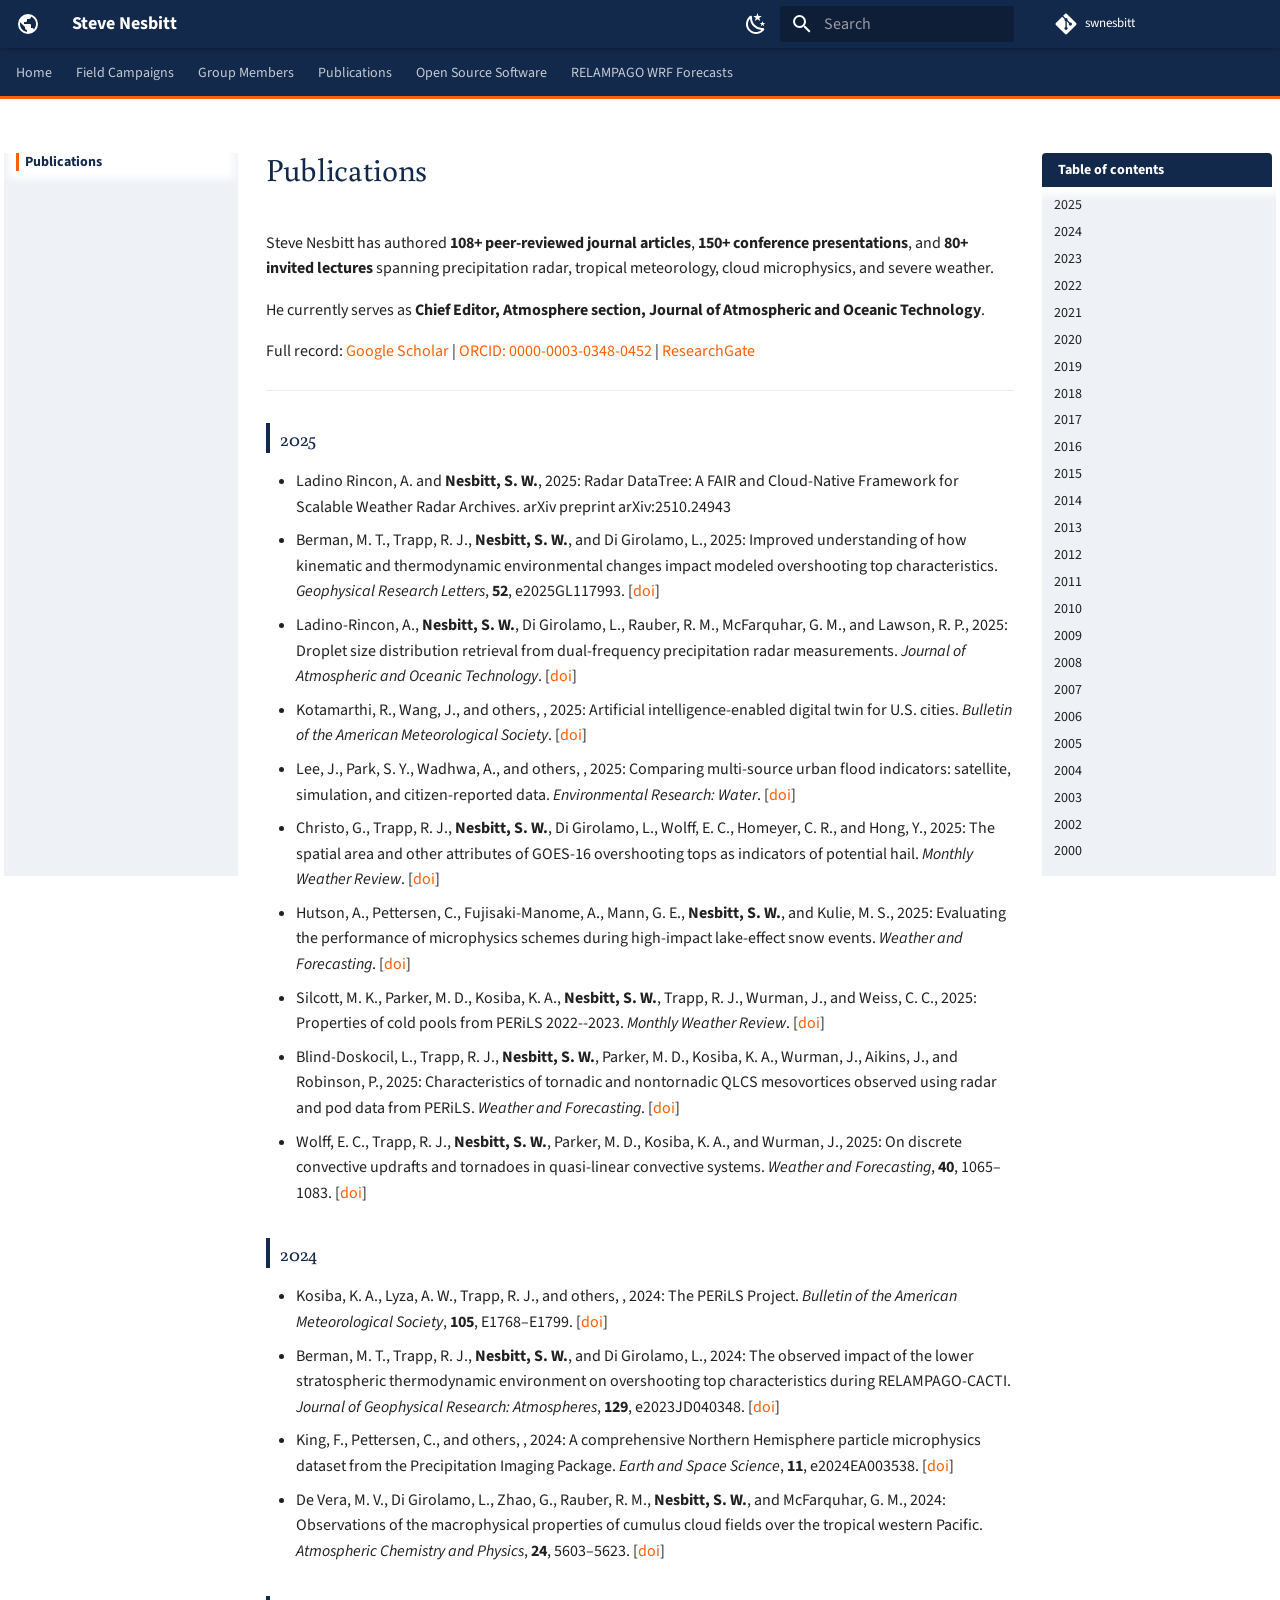
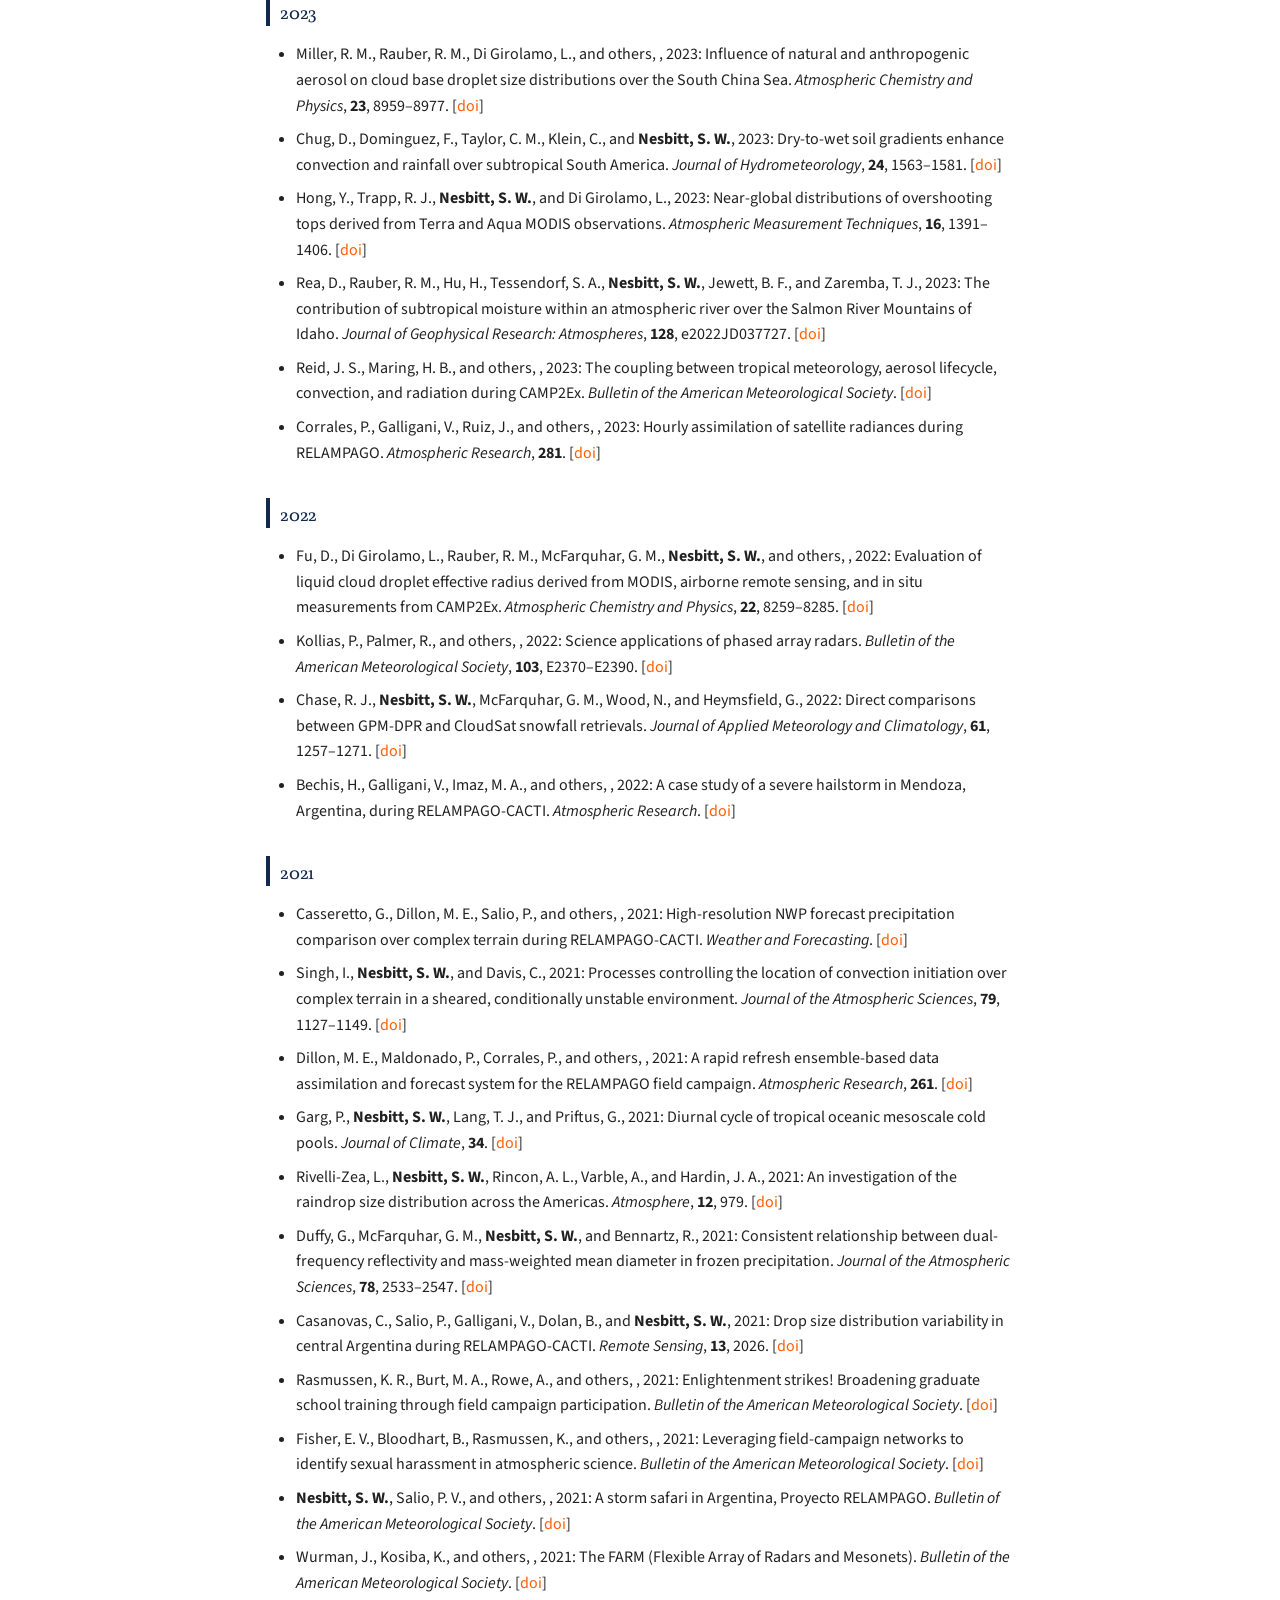
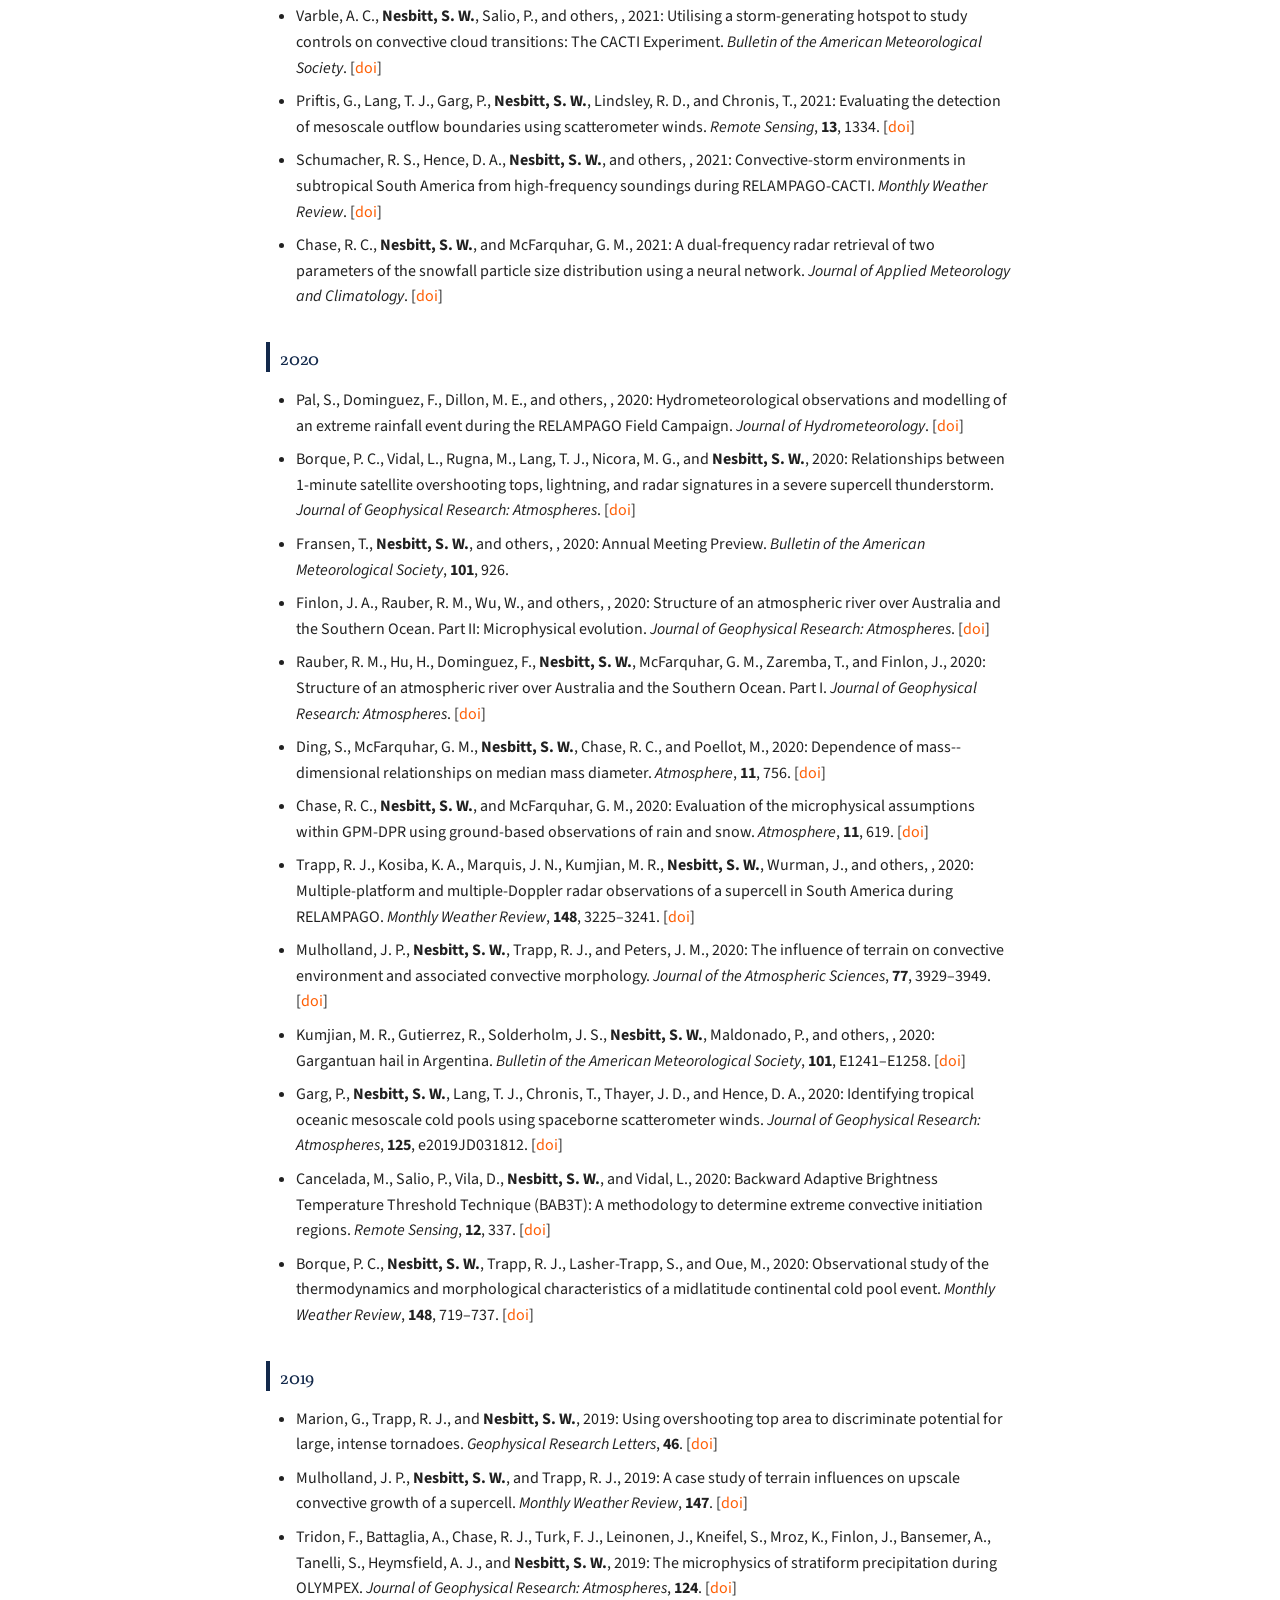
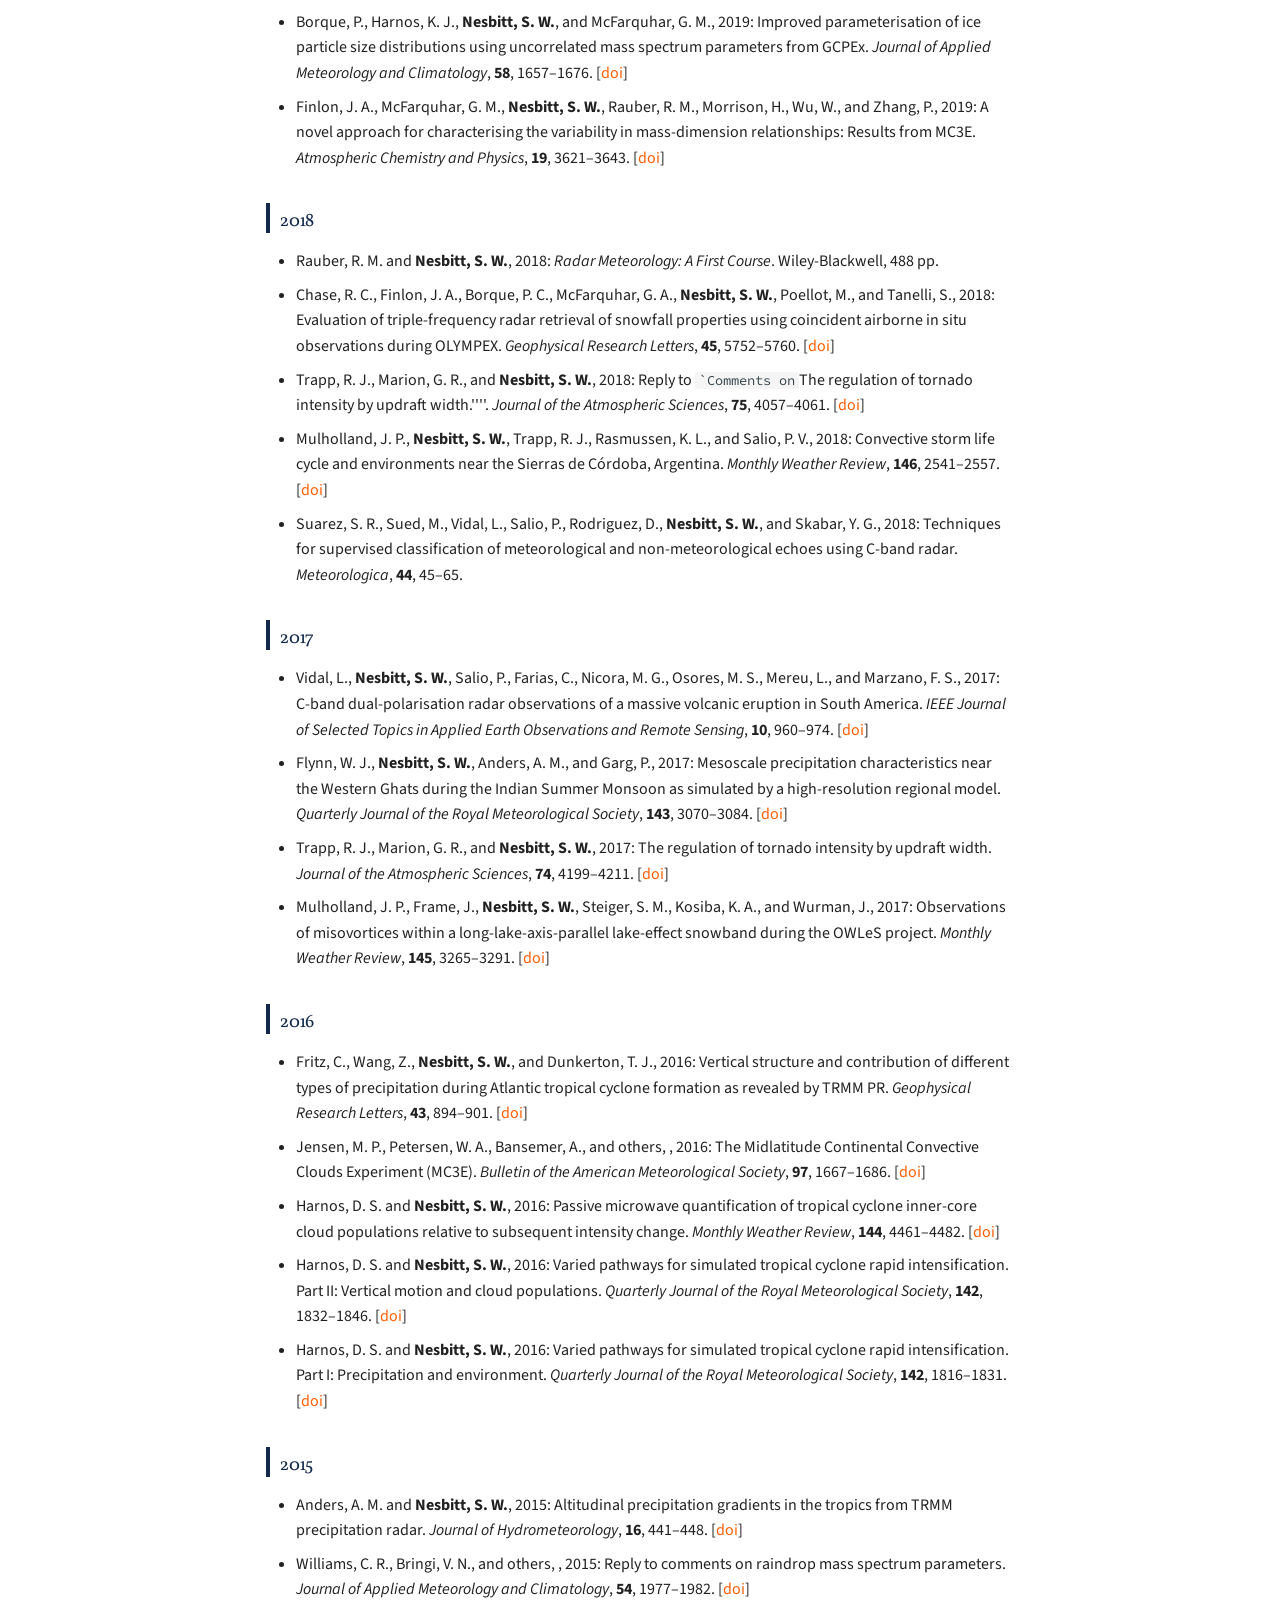
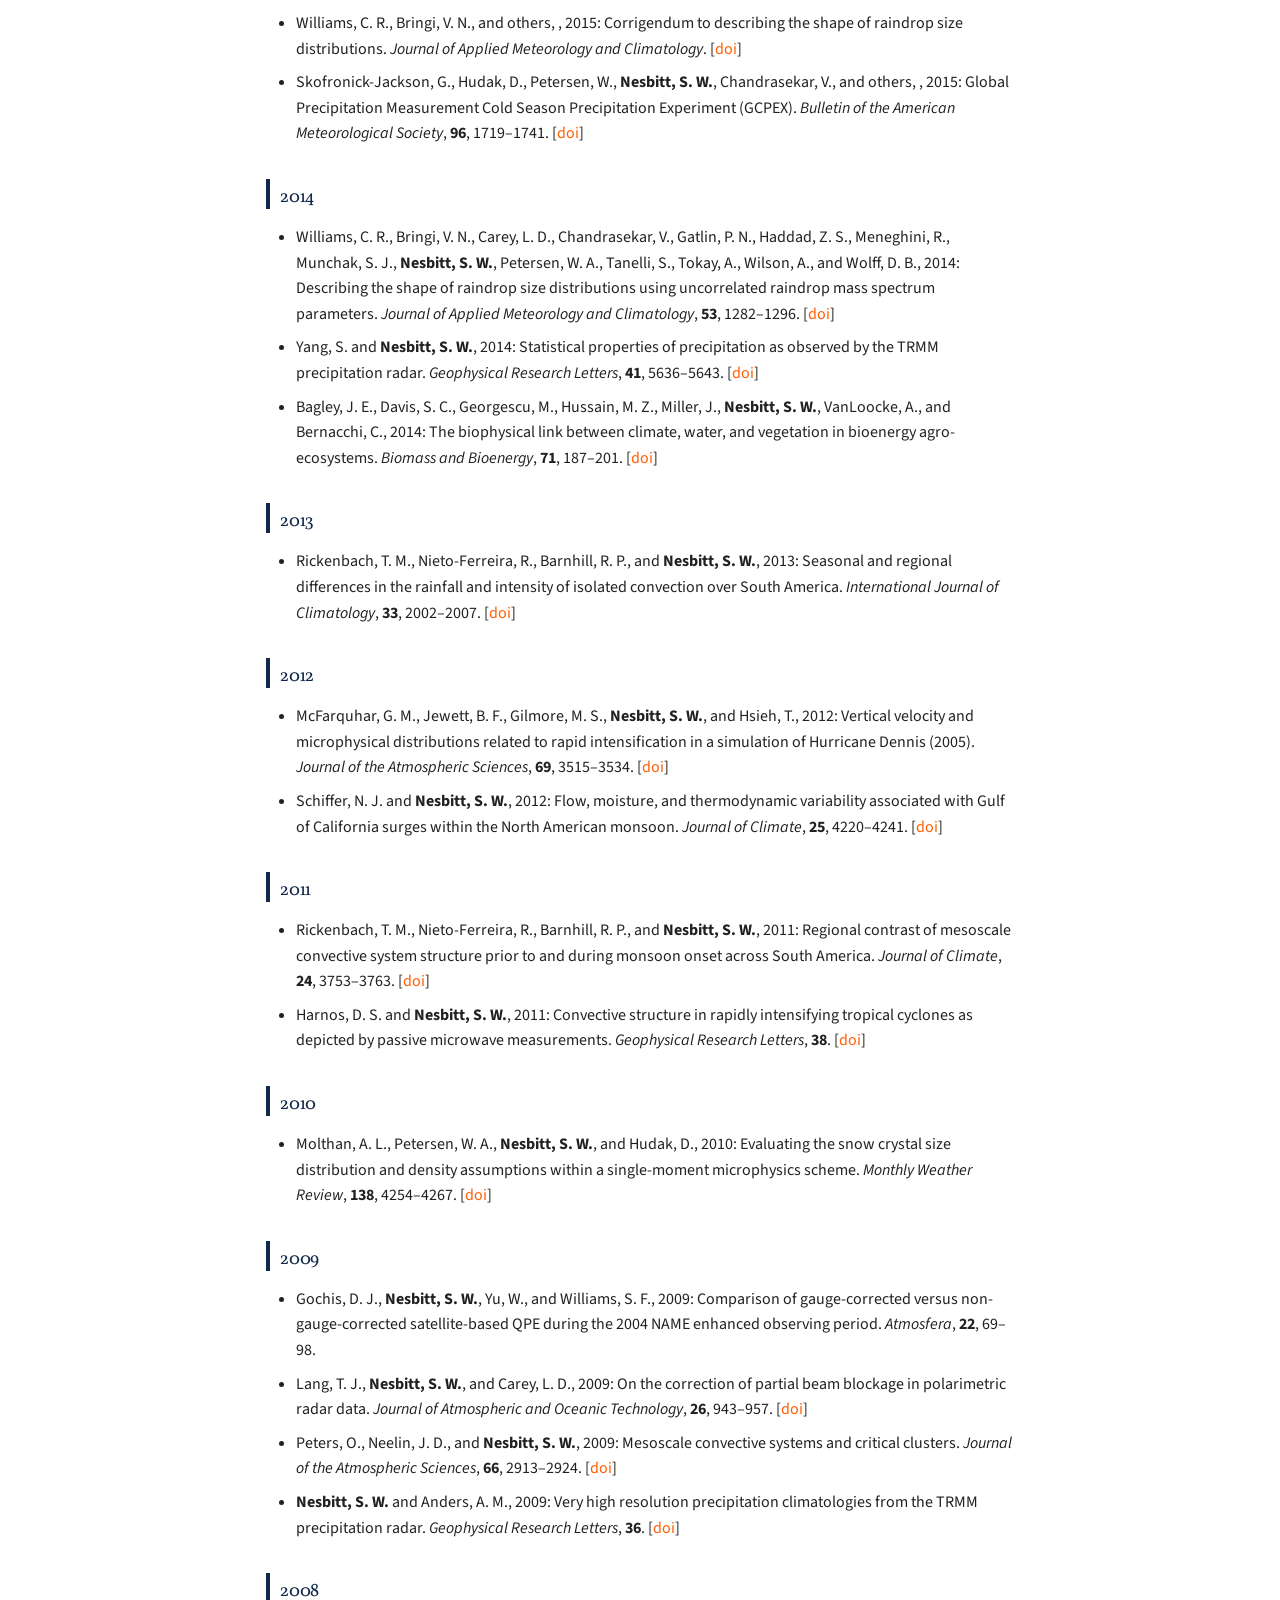
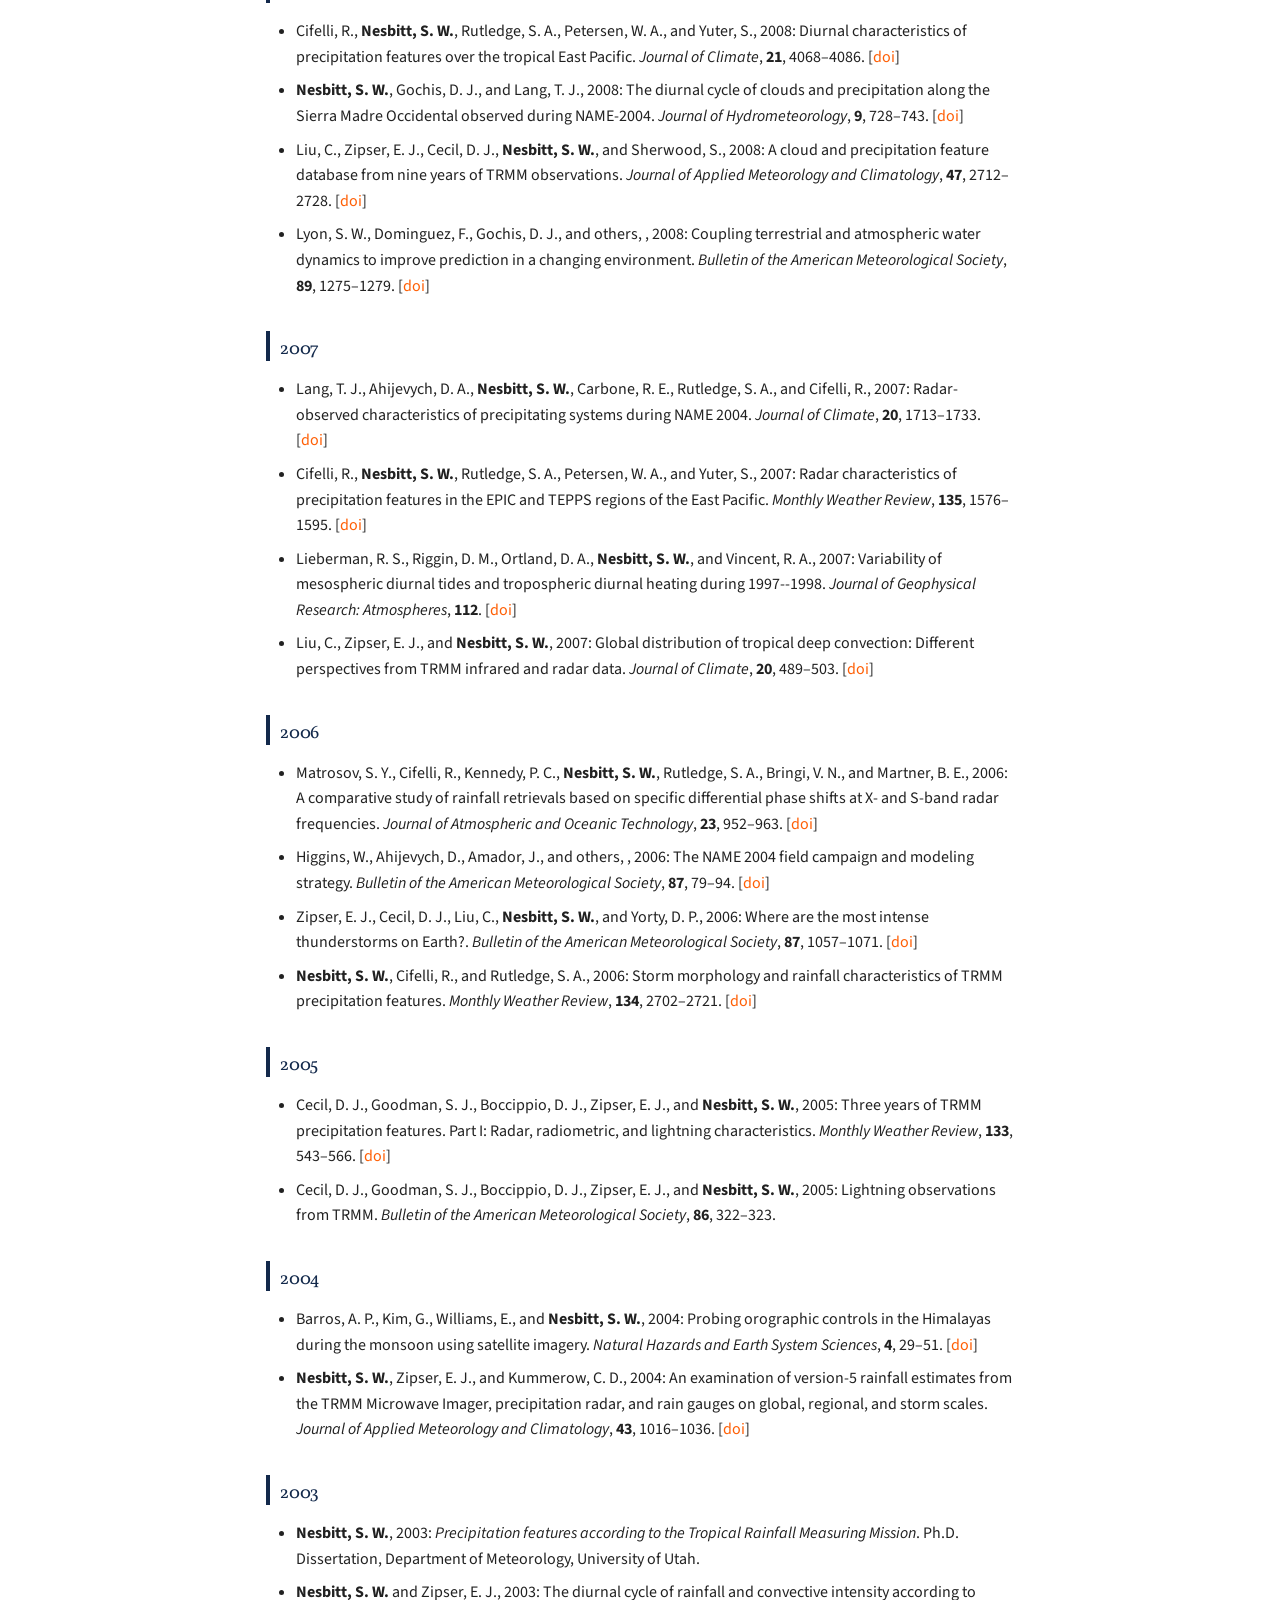
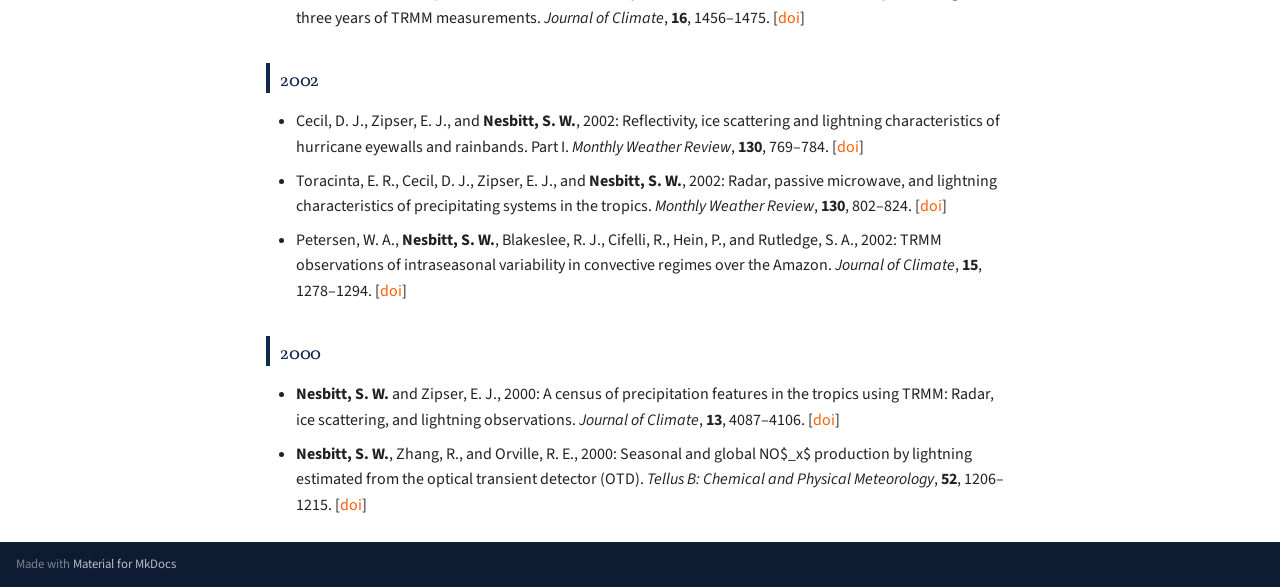
<file: publications/index.html>
<!doctype html>
<html lang="en" class="no-js">
  <head>
    
      <meta charset="utf-8">
      <meta name="viewport" content="width=device-width,initial-scale=1">
      
        <meta name="description" content="Steve Nesbitt - Professor & Department Head, Climate, Meteorology & Atmospheric Sciences, University of Illinois">
      
      
        <meta name="author" content="Steve Nesbitt">
      
      
        <link rel="canonical" href="https://swnesbitt.github.io/publications/">
      
      
        <link rel="prev" href="../group-members/">
      
      
        <link rel="next" href="../open-source/">
      
      
        
      
      
      <link rel="icon" href="../assets/images/favicon.png">
      <meta name="generator" content="mkdocs-1.6.1, mkdocs-material-9.7.6">
    
    
      
        <title>Publications - Steve Nesbitt</title>
      
    
    
      <link rel="stylesheet" href="../assets/stylesheets/main.484c7ddc.min.css">
      
        
        <link rel="stylesheet" href="../assets/stylesheets/palette.ab4e12ef.min.css">
      
      


    
    
      
    
    
      
        
        
        <link rel="preconnect" href="https://fonts.gstatic.com" crossorigin>
        <link rel="stylesheet" href="https://fonts.googleapis.com/css?family=Source+Sans+Pro:300,300i,400,400i,700,700i%7CSource+Code+Pro:400,400i,700,700i&display=fallback">
        <style>:root{--md-text-font:"Source Sans Pro";--md-code-font:"Source Code Pro"}</style>
      
    
    
      <link rel="stylesheet" href="../stylesheets/extra.css">
    
    <script>__md_scope=new URL("..",location),__md_hash=e=>[...e].reduce(((e,_)=>(e<<5)-e+_.charCodeAt(0)),0),__md_get=(e,_=localStorage,t=__md_scope)=>JSON.parse(_.getItem(t.pathname+"."+e)),__md_set=(e,_,t=localStorage,a=__md_scope)=>{try{t.setItem(a.pathname+"."+e,JSON.stringify(_))}catch(e){}}</script>
    
      

    
    
  </head>
  
  
    
    
      
    
    
    
    
    <body dir="ltr" data-md-color-scheme="default" data-md-color-primary="custom" data-md-color-accent="custom">
  
    
    <input class="md-toggle" data-md-toggle="drawer" type="checkbox" id="__drawer" autocomplete="off">
    <input class="md-toggle" data-md-toggle="search" type="checkbox" id="__search" autocomplete="off">
    <label class="md-overlay" for="__drawer"></label>
    <div data-md-component="skip">
      
        
        <a href="#publications" class="md-skip">
          Skip to content
        </a>
      
    </div>
    <div data-md-component="announce">
      
    </div>
    
    
      

<header class="md-header" data-md-component="header">
  <nav class="md-header__inner md-grid" aria-label="Header">
    <a href=".." title="Steve Nesbitt" class="md-header__button md-logo" aria-label="Steve Nesbitt" data-md-component="logo">
      
  
  <svg xmlns="http://www.w3.org/2000/svg" viewBox="0 0 24 24"><path d="M17.9 17.39c-.26-.8-1.01-1.39-1.9-1.39h-1v-3a1 1 0 0 0-1-1H8v-2h2a1 1 0 0 0 1-1V7h2a2 2 0 0 0 2-2v-.41a7.984 7.984 0 0 1 2.9 12.8M11 19.93c-3.95-.49-7-3.85-7-7.93 0-.62.08-1.22.21-1.79L9 15v1a2 2 0 0 0 2 2m1-16A10 10 0 0 0 2 12a10 10 0 0 0 10 10 10 10 0 0 0 10-10A10 10 0 0 0 12 2"/></svg>

    </a>
    <label class="md-header__button md-icon" for="__drawer">
      
      <svg xmlns="http://www.w3.org/2000/svg" viewBox="0 0 24 24"><path d="M3 6h18v2H3zm0 5h18v2H3zm0 5h18v2H3z"/></svg>
    </label>
    <div class="md-header__title" data-md-component="header-title">
      <div class="md-header__ellipsis">
        <div class="md-header__topic">
          <span class="md-ellipsis">
            Steve Nesbitt
          </span>
        </div>
        <div class="md-header__topic" data-md-component="header-topic">
          <span class="md-ellipsis">
            
              Publications
            
          </span>
        </div>
      </div>
    </div>
    
      
        <form class="md-header__option" data-md-component="palette">
  
    
    
    
    <input class="md-option" data-md-color-media="" data-md-color-scheme="default" data-md-color-primary="custom" data-md-color-accent="custom"  aria-label="Switch to dark mode"  type="radio" name="__palette" id="__palette_0">
    
      <label class="md-header__button md-icon" title="Switch to dark mode" for="__palette_1" hidden>
        <svg xmlns="http://www.w3.org/2000/svg" viewBox="0 0 24 24"><path d="m17.75 4.09-2.53 1.94.91 3.06-2.63-1.81-2.63 1.81.91-3.06-2.53-1.94L12.44 4l1.06-3 1.06 3zm3.5 6.91-1.64 1.25.59 1.98-1.7-1.17-1.7 1.17.59-1.98L15.75 11l2.06-.05L18.5 9l.69 1.95zm-2.28 4.95c.83-.08 1.72 1.1 1.19 1.85-.32.45-.66.87-1.08 1.27C15.17 23 8.84 23 4.94 19.07c-3.91-3.9-3.91-10.24 0-14.14.4-.4.82-.76 1.27-1.08.75-.53 1.93.36 1.85 1.19-.27 2.86.69 5.83 2.89 8.02a9.96 9.96 0 0 0 8.02 2.89m-1.64 2.02a12.08 12.08 0 0 1-7.8-3.47c-2.17-2.19-3.33-5-3.49-7.82-2.81 3.14-2.7 7.96.31 10.98 3.02 3.01 7.84 3.12 10.98.31"/></svg>
      </label>
    
  
    
    
    
    <input class="md-option" data-md-color-media="" data-md-color-scheme="slate" data-md-color-primary="custom" data-md-color-accent="custom"  aria-label="Switch to light mode"  type="radio" name="__palette" id="__palette_1">
    
      <label class="md-header__button md-icon" title="Switch to light mode" for="__palette_0" hidden>
        <svg xmlns="http://www.w3.org/2000/svg" viewBox="0 0 24 24"><path d="M12 7a5 5 0 0 1 5 5 5 5 0 0 1-5 5 5 5 0 0 1-5-5 5 5 0 0 1 5-5m0 2a3 3 0 0 0-3 3 3 3 0 0 0 3 3 3 3 0 0 0 3-3 3 3 0 0 0-3-3m0-7 2.39 3.42C13.65 5.15 12.84 5 12 5s-1.65.15-2.39.42zM3.34 7l4.16-.35A7.2 7.2 0 0 0 5.94 8.5c-.44.74-.69 1.5-.83 2.29zm.02 10 1.76-3.77a7.131 7.131 0 0 0 2.38 4.14zM20.65 7l-1.77 3.79a7.02 7.02 0 0 0-2.38-4.15zm-.01 10-4.14.36c.59-.51 1.12-1.14 1.54-1.86.42-.73.69-1.5.83-2.29zM12 22l-2.41-3.44c.74.27 1.55.44 2.41.44.82 0 1.63-.17 2.37-.44z"/></svg>
      </label>
    
  
</form>
      
    
    
      <script>var palette=__md_get("__palette");if(palette&&palette.color){if("(prefers-color-scheme)"===palette.color.media){var media=matchMedia("(prefers-color-scheme: light)"),input=document.querySelector(media.matches?"[data-md-color-media='(prefers-color-scheme: light)']":"[data-md-color-media='(prefers-color-scheme: dark)']");palette.color.media=input.getAttribute("data-md-color-media"),palette.color.scheme=input.getAttribute("data-md-color-scheme"),palette.color.primary=input.getAttribute("data-md-color-primary"),palette.color.accent=input.getAttribute("data-md-color-accent")}for(var[key,value]of Object.entries(palette.color))document.body.setAttribute("data-md-color-"+key,value)}</script>
    
    
    
      
      
        <label class="md-header__button md-icon" for="__search">
          
          <svg xmlns="http://www.w3.org/2000/svg" viewBox="0 0 24 24"><path d="M9.5 3A6.5 6.5 0 0 1 16 9.5c0 1.61-.59 3.09-1.56 4.23l.27.27h.79l5 5-1.5 1.5-5-5v-.79l-.27-.27A6.52 6.52 0 0 1 9.5 16 6.5 6.5 0 0 1 3 9.5 6.5 6.5 0 0 1 9.5 3m0 2C7 5 5 7 5 9.5S7 14 9.5 14 14 12 14 9.5 12 5 9.5 5"/></svg>
        </label>
        <div class="md-search" data-md-component="search" role="dialog">
  <label class="md-search__overlay" for="__search"></label>
  <div class="md-search__inner" role="search">
    <form class="md-search__form" name="search">
      <input type="text" class="md-search__input" name="query" aria-label="Search" placeholder="Search" autocapitalize="off" autocorrect="off" autocomplete="off" spellcheck="false" data-md-component="search-query" required>
      <label class="md-search__icon md-icon" for="__search">
        
        <svg xmlns="http://www.w3.org/2000/svg" viewBox="0 0 24 24"><path d="M9.5 3A6.5 6.5 0 0 1 16 9.5c0 1.61-.59 3.09-1.56 4.23l.27.27h.79l5 5-1.5 1.5-5-5v-.79l-.27-.27A6.52 6.52 0 0 1 9.5 16 6.5 6.5 0 0 1 3 9.5 6.5 6.5 0 0 1 9.5 3m0 2C7 5 5 7 5 9.5S7 14 9.5 14 14 12 14 9.5 12 5 9.5 5"/></svg>
        
        <svg xmlns="http://www.w3.org/2000/svg" viewBox="0 0 24 24"><path d="M20 11v2H8l5.5 5.5-1.42 1.42L4.16 12l7.92-7.92L13.5 5.5 8 11z"/></svg>
      </label>
      <nav class="md-search__options" aria-label="Search">
        
        <button type="reset" class="md-search__icon md-icon" title="Clear" aria-label="Clear" tabindex="-1">
          
          <svg xmlns="http://www.w3.org/2000/svg" viewBox="0 0 24 24"><path d="M19 6.41 17.59 5 12 10.59 6.41 5 5 6.41 10.59 12 5 17.59 6.41 19 12 13.41 17.59 19 19 17.59 13.41 12z"/></svg>
        </button>
      </nav>
      
        <div class="md-search__suggest" data-md-component="search-suggest"></div>
      
    </form>
    <div class="md-search__output">
      <div class="md-search__scrollwrap" tabindex="0" data-md-scrollfix>
        <div class="md-search-result" data-md-component="search-result">
          <div class="md-search-result__meta">
            Initializing search
          </div>
          <ol class="md-search-result__list" role="presentation"></ol>
        </div>
      </div>
    </div>
  </div>
</div>
      
    
    
      <div class="md-header__source">
        <a href="https://github.com/swnesbitt" title="Go to repository" class="md-source" data-md-component="source">
  <div class="md-source__icon md-icon">
    
    <svg xmlns="http://www.w3.org/2000/svg" viewBox="0 0 448 512"><!--! Font Awesome Free 7.1.0 by @fontawesome - https://fontawesome.com License - https://fontawesome.com/license/free (Icons: CC BY 4.0, Fonts: SIL OFL 1.1, Code: MIT License) Copyright 2025 Fonticons, Inc.--><path d="M439.6 236.1 244 40.5c-5.4-5.5-12.8-8.5-20.4-8.5s-15 3-20.4 8.4L162.5 81l51.5 51.5c27.1-9.1 52.7 16.8 43.4 43.7l49.7 49.7c34.2-11.8 61.2 31 35.5 56.7-26.5 26.5-70.2-2.9-56-37.3L240.3 199v121.9c25.3 12.5 22.3 41.8 9.1 55-6.4 6.4-15.2 10.1-24.3 10.1s-17.8-3.6-24.3-10.1c-17.6-17.6-11.1-46.9 11.2-56v-123c-20.8-8.5-24.6-30.7-18.6-45L142.6 101 8.5 235.1C3 240.6 0 247.9 0 255.5s3 15 8.5 20.4l195.6 195.7c5.4 5.4 12.7 8.4 20.4 8.4s15-3 20.4-8.4l194.7-194.7c5.4-5.4 8.4-12.8 8.4-20.4s-3-15-8.4-20.4"/></svg>
  </div>
  <div class="md-source__repository">
    swnesbitt
  </div>
</a>
      </div>
    
  </nav>
  
</header>
    
    <div class="md-container" data-md-component="container">
      
      
        
          
            
<nav class="md-tabs" aria-label="Tabs" data-md-component="tabs">
  <div class="md-grid">
    <ul class="md-tabs__list">
      
        
  
  
  
  
    <li class="md-tabs__item">
      <a href=".." class="md-tabs__link">
        
  
  
    
  
  Home

      </a>
    </li>
  

      
        
  
  
  
  
    <li class="md-tabs__item">
      <a href="../field-campaigns/" class="md-tabs__link">
        
  
  
    
  
  Field Campaigns

      </a>
    </li>
  

      
        
  
  
  
  
    <li class="md-tabs__item">
      <a href="../group-members/" class="md-tabs__link">
        
  
  
    
  
  Group Members

      </a>
    </li>
  

      
        
  
  
  
    
  
  
    <li class="md-tabs__item md-tabs__item--active">
      <a href="./" class="md-tabs__link">
        
  
  
    
  
  Publications

      </a>
    </li>
  

      
        
  
  
  
  
    <li class="md-tabs__item">
      <a href="../open-source/" class="md-tabs__link">
        
  
  
    
  
  Open Source Software

      </a>
    </li>
  

      
        
  
  
  
  
    <li class="md-tabs__item">
      <a href="../relampago-wrf/" class="md-tabs__link">
        
  
  
    
  
  RELAMPAGO WRF Forecasts

      </a>
    </li>
  

      
    </ul>
  </div>
</nav>
          
        
      
      <main class="md-main" data-md-component="main">
        <div class="md-main__inner md-grid">
          
            
              
              <div class="md-sidebar md-sidebar--primary" data-md-component="sidebar" data-md-type="navigation" >
                <div class="md-sidebar__scrollwrap">
                  <div class="md-sidebar__inner">
                    


  


<nav class="md-nav md-nav--primary md-nav--lifted" aria-label="Navigation" data-md-level="0">
  <label class="md-nav__title" for="__drawer">
    <a href=".." title="Steve Nesbitt" class="md-nav__button md-logo" aria-label="Steve Nesbitt" data-md-component="logo">
      
  
  <svg xmlns="http://www.w3.org/2000/svg" viewBox="0 0 24 24"><path d="M17.9 17.39c-.26-.8-1.01-1.39-1.9-1.39h-1v-3a1 1 0 0 0-1-1H8v-2h2a1 1 0 0 0 1-1V7h2a2 2 0 0 0 2-2v-.41a7.984 7.984 0 0 1 2.9 12.8M11 19.93c-3.95-.49-7-3.85-7-7.93 0-.62.08-1.22.21-1.79L9 15v1a2 2 0 0 0 2 2m1-16A10 10 0 0 0 2 12a10 10 0 0 0 10 10 10 10 0 0 0 10-10A10 10 0 0 0 12 2"/></svg>

    </a>
    Steve Nesbitt
  </label>
  
    <div class="md-nav__source">
      <a href="https://github.com/swnesbitt" title="Go to repository" class="md-source" data-md-component="source">
  <div class="md-source__icon md-icon">
    
    <svg xmlns="http://www.w3.org/2000/svg" viewBox="0 0 448 512"><!--! Font Awesome Free 7.1.0 by @fontawesome - https://fontawesome.com License - https://fontawesome.com/license/free (Icons: CC BY 4.0, Fonts: SIL OFL 1.1, Code: MIT License) Copyright 2025 Fonticons, Inc.--><path d="M439.6 236.1 244 40.5c-5.4-5.5-12.8-8.5-20.4-8.5s-15 3-20.4 8.4L162.5 81l51.5 51.5c27.1-9.1 52.7 16.8 43.4 43.7l49.7 49.7c34.2-11.8 61.2 31 35.5 56.7-26.5 26.5-70.2-2.9-56-37.3L240.3 199v121.9c25.3 12.5 22.3 41.8 9.1 55-6.4 6.4-15.2 10.1-24.3 10.1s-17.8-3.6-24.3-10.1c-17.6-17.6-11.1-46.9 11.2-56v-123c-20.8-8.5-24.6-30.7-18.6-45L142.6 101 8.5 235.1C3 240.6 0 247.9 0 255.5s3 15 8.5 20.4l195.6 195.7c5.4 5.4 12.7 8.4 20.4 8.4s15-3 20.4-8.4l194.7-194.7c5.4-5.4 8.4-12.8 8.4-20.4s-3-15-8.4-20.4"/></svg>
  </div>
  <div class="md-source__repository">
    swnesbitt
  </div>
</a>
    </div>
  
  <ul class="md-nav__list" data-md-scrollfix>
    
      
      
  
  
  
  
    <li class="md-nav__item">
      <a href=".." class="md-nav__link">
        
  
  
  <span class="md-ellipsis">
    
  
    Home
  

    
  </span>
  
  

      </a>
    </li>
  

    
      
      
  
  
  
  
    <li class="md-nav__item">
      <a href="../field-campaigns/" class="md-nav__link">
        
  
  
  <span class="md-ellipsis">
    
  
    Field Campaigns
  

    
  </span>
  
  

      </a>
    </li>
  

    
      
      
  
  
  
  
    <li class="md-nav__item">
      <a href="../group-members/" class="md-nav__link">
        
  
  
  <span class="md-ellipsis">
    
  
    Group Members
  

    
  </span>
  
  

      </a>
    </li>
  

    
      
      
  
  
    
  
  
  
    <li class="md-nav__item md-nav__item--active">
      
      <input class="md-nav__toggle md-toggle" type="checkbox" id="__toc">
      
      
        
      
      
        <label class="md-nav__link md-nav__link--active" for="__toc">
          
  
  
  <span class="md-ellipsis">
    
  
    Publications
  

    
  </span>
  
  

          <span class="md-nav__icon md-icon"></span>
        </label>
      
      <a href="./" class="md-nav__link md-nav__link--active">
        
  
  
  <span class="md-ellipsis">
    
  
    Publications
  

    
  </span>
  
  

      </a>
      
        

<nav class="md-nav md-nav--secondary" aria-label="Table of contents">
  
  
  
    
  
  
    <label class="md-nav__title" for="__toc">
      <span class="md-nav__icon md-icon"></span>
      Table of contents
    </label>
    <ul class="md-nav__list" data-md-component="toc" data-md-scrollfix>
      
        <li class="md-nav__item">
  <a href="#2025" class="md-nav__link">
    <span class="md-ellipsis">
      
        2025
      
    </span>
  </a>
  
</li>
      
        <li class="md-nav__item">
  <a href="#2024" class="md-nav__link">
    <span class="md-ellipsis">
      
        2024
      
    </span>
  </a>
  
</li>
      
        <li class="md-nav__item">
  <a href="#2023" class="md-nav__link">
    <span class="md-ellipsis">
      
        2023
      
    </span>
  </a>
  
</li>
      
        <li class="md-nav__item">
  <a href="#2022" class="md-nav__link">
    <span class="md-ellipsis">
      
        2022
      
    </span>
  </a>
  
</li>
      
        <li class="md-nav__item">
  <a href="#2021" class="md-nav__link">
    <span class="md-ellipsis">
      
        2021
      
    </span>
  </a>
  
</li>
      
        <li class="md-nav__item">
  <a href="#2020" class="md-nav__link">
    <span class="md-ellipsis">
      
        2020
      
    </span>
  </a>
  
</li>
      
        <li class="md-nav__item">
  <a href="#2019" class="md-nav__link">
    <span class="md-ellipsis">
      
        2019
      
    </span>
  </a>
  
</li>
      
        <li class="md-nav__item">
  <a href="#2018" class="md-nav__link">
    <span class="md-ellipsis">
      
        2018
      
    </span>
  </a>
  
</li>
      
        <li class="md-nav__item">
  <a href="#2017" class="md-nav__link">
    <span class="md-ellipsis">
      
        2017
      
    </span>
  </a>
  
</li>
      
        <li class="md-nav__item">
  <a href="#2016" class="md-nav__link">
    <span class="md-ellipsis">
      
        2016
      
    </span>
  </a>
  
</li>
      
        <li class="md-nav__item">
  <a href="#2015" class="md-nav__link">
    <span class="md-ellipsis">
      
        2015
      
    </span>
  </a>
  
</li>
      
        <li class="md-nav__item">
  <a href="#2014" class="md-nav__link">
    <span class="md-ellipsis">
      
        2014
      
    </span>
  </a>
  
</li>
      
        <li class="md-nav__item">
  <a href="#2013" class="md-nav__link">
    <span class="md-ellipsis">
      
        2013
      
    </span>
  </a>
  
</li>
      
        <li class="md-nav__item">
  <a href="#2012" class="md-nav__link">
    <span class="md-ellipsis">
      
        2012
      
    </span>
  </a>
  
</li>
      
        <li class="md-nav__item">
  <a href="#2011" class="md-nav__link">
    <span class="md-ellipsis">
      
        2011
      
    </span>
  </a>
  
</li>
      
        <li class="md-nav__item">
  <a href="#2010" class="md-nav__link">
    <span class="md-ellipsis">
      
        2010
      
    </span>
  </a>
  
</li>
      
        <li class="md-nav__item">
  <a href="#2009" class="md-nav__link">
    <span class="md-ellipsis">
      
        2009
      
    </span>
  </a>
  
</li>
      
        <li class="md-nav__item">
  <a href="#2008" class="md-nav__link">
    <span class="md-ellipsis">
      
        2008
      
    </span>
  </a>
  
</li>
      
        <li class="md-nav__item">
  <a href="#2007" class="md-nav__link">
    <span class="md-ellipsis">
      
        2007
      
    </span>
  </a>
  
</li>
      
        <li class="md-nav__item">
  <a href="#2006" class="md-nav__link">
    <span class="md-ellipsis">
      
        2006
      
    </span>
  </a>
  
</li>
      
        <li class="md-nav__item">
  <a href="#2005" class="md-nav__link">
    <span class="md-ellipsis">
      
        2005
      
    </span>
  </a>
  
</li>
      
        <li class="md-nav__item">
  <a href="#2004" class="md-nav__link">
    <span class="md-ellipsis">
      
        2004
      
    </span>
  </a>
  
</li>
      
        <li class="md-nav__item">
  <a href="#2003" class="md-nav__link">
    <span class="md-ellipsis">
      
        2003
      
    </span>
  </a>
  
</li>
      
        <li class="md-nav__item">
  <a href="#2002" class="md-nav__link">
    <span class="md-ellipsis">
      
        2002
      
    </span>
  </a>
  
</li>
      
        <li class="md-nav__item">
  <a href="#2000" class="md-nav__link">
    <span class="md-ellipsis">
      
        2000
      
    </span>
  </a>
  
</li>
      
    </ul>
  
</nav>
      
    </li>
  

    
      
      
  
  
  
  
    <li class="md-nav__item">
      <a href="../open-source/" class="md-nav__link">
        
  
  
  <span class="md-ellipsis">
    
  
    Open Source Software
  

    
  </span>
  
  

      </a>
    </li>
  

    
      
      
  
  
  
  
    <li class="md-nav__item">
      <a href="../relampago-wrf/" class="md-nav__link">
        
  
  
  <span class="md-ellipsis">
    
  
    RELAMPAGO WRF Forecasts
  

    
  </span>
  
  

      </a>
    </li>
  

    
  </ul>
</nav>
                  </div>
                </div>
              </div>
            
            
              
              <div class="md-sidebar md-sidebar--secondary" data-md-component="sidebar" data-md-type="toc" >
                <div class="md-sidebar__scrollwrap">
                  <div class="md-sidebar__inner">
                    

<nav class="md-nav md-nav--secondary" aria-label="Table of contents">
  
  
  
    
  
  
    <label class="md-nav__title" for="__toc">
      <span class="md-nav__icon md-icon"></span>
      Table of contents
    </label>
    <ul class="md-nav__list" data-md-component="toc" data-md-scrollfix>
      
        <li class="md-nav__item">
  <a href="#2025" class="md-nav__link">
    <span class="md-ellipsis">
      
        2025
      
    </span>
  </a>
  
</li>
      
        <li class="md-nav__item">
  <a href="#2024" class="md-nav__link">
    <span class="md-ellipsis">
      
        2024
      
    </span>
  </a>
  
</li>
      
        <li class="md-nav__item">
  <a href="#2023" class="md-nav__link">
    <span class="md-ellipsis">
      
        2023
      
    </span>
  </a>
  
</li>
      
        <li class="md-nav__item">
  <a href="#2022" class="md-nav__link">
    <span class="md-ellipsis">
      
        2022
      
    </span>
  </a>
  
</li>
      
        <li class="md-nav__item">
  <a href="#2021" class="md-nav__link">
    <span class="md-ellipsis">
      
        2021
      
    </span>
  </a>
  
</li>
      
        <li class="md-nav__item">
  <a href="#2020" class="md-nav__link">
    <span class="md-ellipsis">
      
        2020
      
    </span>
  </a>
  
</li>
      
        <li class="md-nav__item">
  <a href="#2019" class="md-nav__link">
    <span class="md-ellipsis">
      
        2019
      
    </span>
  </a>
  
</li>
      
        <li class="md-nav__item">
  <a href="#2018" class="md-nav__link">
    <span class="md-ellipsis">
      
        2018
      
    </span>
  </a>
  
</li>
      
        <li class="md-nav__item">
  <a href="#2017" class="md-nav__link">
    <span class="md-ellipsis">
      
        2017
      
    </span>
  </a>
  
</li>
      
        <li class="md-nav__item">
  <a href="#2016" class="md-nav__link">
    <span class="md-ellipsis">
      
        2016
      
    </span>
  </a>
  
</li>
      
        <li class="md-nav__item">
  <a href="#2015" class="md-nav__link">
    <span class="md-ellipsis">
      
        2015
      
    </span>
  </a>
  
</li>
      
        <li class="md-nav__item">
  <a href="#2014" class="md-nav__link">
    <span class="md-ellipsis">
      
        2014
      
    </span>
  </a>
  
</li>
      
        <li class="md-nav__item">
  <a href="#2013" class="md-nav__link">
    <span class="md-ellipsis">
      
        2013
      
    </span>
  </a>
  
</li>
      
        <li class="md-nav__item">
  <a href="#2012" class="md-nav__link">
    <span class="md-ellipsis">
      
        2012
      
    </span>
  </a>
  
</li>
      
        <li class="md-nav__item">
  <a href="#2011" class="md-nav__link">
    <span class="md-ellipsis">
      
        2011
      
    </span>
  </a>
  
</li>
      
        <li class="md-nav__item">
  <a href="#2010" class="md-nav__link">
    <span class="md-ellipsis">
      
        2010
      
    </span>
  </a>
  
</li>
      
        <li class="md-nav__item">
  <a href="#2009" class="md-nav__link">
    <span class="md-ellipsis">
      
        2009
      
    </span>
  </a>
  
</li>
      
        <li class="md-nav__item">
  <a href="#2008" class="md-nav__link">
    <span class="md-ellipsis">
      
        2008
      
    </span>
  </a>
  
</li>
      
        <li class="md-nav__item">
  <a href="#2007" class="md-nav__link">
    <span class="md-ellipsis">
      
        2007
      
    </span>
  </a>
  
</li>
      
        <li class="md-nav__item">
  <a href="#2006" class="md-nav__link">
    <span class="md-ellipsis">
      
        2006
      
    </span>
  </a>
  
</li>
      
        <li class="md-nav__item">
  <a href="#2005" class="md-nav__link">
    <span class="md-ellipsis">
      
        2005
      
    </span>
  </a>
  
</li>
      
        <li class="md-nav__item">
  <a href="#2004" class="md-nav__link">
    <span class="md-ellipsis">
      
        2004
      
    </span>
  </a>
  
</li>
      
        <li class="md-nav__item">
  <a href="#2003" class="md-nav__link">
    <span class="md-ellipsis">
      
        2003
      
    </span>
  </a>
  
</li>
      
        <li class="md-nav__item">
  <a href="#2002" class="md-nav__link">
    <span class="md-ellipsis">
      
        2002
      
    </span>
  </a>
  
</li>
      
        <li class="md-nav__item">
  <a href="#2000" class="md-nav__link">
    <span class="md-ellipsis">
      
        2000
      
    </span>
  </a>
  
</li>
      
    </ul>
  
</nav>
                  </div>
                </div>
              </div>
            
          
          
            <div class="md-content" data-md-component="content">
              
              <article class="md-content__inner md-typeset">
                
                  


  
  


<h1 id="publications">Publications<a class="headerlink" href="#publications" title="Permanent link">&para;</a></h1>
<p>Steve Nesbitt has authored <strong>108+ peer-reviewed journal articles</strong>, <strong>150+ conference presentations</strong>, and <strong>80+ invited lectures</strong> spanning precipitation radar, tropical meteorology, cloud microphysics, and severe weather.</p>
<p>He currently serves as <strong>Chief Editor, Atmosphere section, Journal of Atmospheric and Oceanic Technology</strong>.</p>
<p>Full record:
<a href="https://scholar.google.com/citations?user=7iqutUMAAAAJ&amp;hl=en">Google Scholar</a> |
<a href="https://orcid.org/0000-0003-0348-0452">ORCID: 0000-0003-0348-0452</a> |
<a href="https://www.researchgate.net/profile/Stephen-Nesbitt">ResearchGate</a></p>
<hr />
<h3 id="2025">2025<a class="headerlink" href="#2025" title="Permanent link">&para;</a></h3>
<ul>
<li>Ladino Rincon, A. and <strong>Nesbitt, S. W.</strong>, 2025: Radar DataTree: A FAIR and Cloud-Native Framework for Scalable Weather Radar Archives. arXiv preprint arXiv:2510.24943</li>
<li>Berman, M. T., Trapp, R. J., <strong>Nesbitt, S. W.</strong>, and Di Girolamo, L., 2025: Improved understanding of how kinematic and thermodynamic environmental changes impact modeled overshooting top characteristics. <em>Geophysical Research Letters</em>, <strong>52</strong>, e2025GL117993. [<a href="https://doi.org/10.1029/2025GL117993">doi</a>]</li>
<li>Ladino-Rincon, A., <strong>Nesbitt, S. W.</strong>, Di Girolamo, L., Rauber, R. M., McFarquhar, G. M., and Lawson, R. P., 2025: Droplet size distribution retrieval from dual-frequency precipitation radar measurements. <em>Journal of Atmospheric and Oceanic Technology</em>. [<a href="https://doi.org/10.1175/JTECH-D-25-0004.1">doi</a>]</li>
<li>Kotamarthi, R., Wang, J., and others, , 2025: Artificial intelligence-enabled digital twin for U.S. cities. <em>Bulletin of the American Meteorological Society</em>. [<a href="https://doi.org/10.1175/BAMS-D-25-0229.1">doi</a>]</li>
<li>Lee, J., Park, S. Y., Wadhwa, A., and others, , 2025: Comparing multi-source urban flood indicators: satellite, simulation, and citizen-reported data. <em>Environmental Research: Water</em>. [<a href="https://doi.org/10.1088/3033-4942/ae0aed">doi</a>]</li>
<li>Christo, G., Trapp, R. J., <strong>Nesbitt, S. W.</strong>, Di Girolamo, L., Wolff, E. C., Homeyer, C. R., and Hong, Y., 2025: The spatial area and other attributes of GOES-16 overshooting tops as indicators of potential hail. <em>Monthly Weather Review</em>. [<a href="https://doi.org/10.1175/MWR-D-24-0150.1">doi</a>]</li>
<li>Hutson, A., Pettersen, C., Fujisaki-Manome, A., Mann, G. E., <strong>Nesbitt, S. W.</strong>, and Kulie, M. S., 2025: Evaluating the performance of microphysics schemes during high-impact lake-effect snow events. <em>Weather and Forecasting</em>. [<a href="https://doi.org/10.1175/WAF-D-24-0249.1">doi</a>]</li>
<li>Silcott, M. K., Parker, M. D., Kosiba, K. A., <strong>Nesbitt, S. W.</strong>, Trapp, R. J., Wurman, J., and Weiss, C. C., 2025: Properties of cold pools from PERiLS 2022--2023. <em>Monthly Weather Review</em>. [<a href="https://doi.org/10.1175/MWR-D-24-0280.1">doi</a>]</li>
<li>Blind-Doskocil, L., Trapp, R. J., <strong>Nesbitt, S. W.</strong>, Parker, M. D., Kosiba, K. A., Wurman, J., Aikins, J., and Robinson, P., 2025: Characteristics of tornadic and nontornadic QLCS mesovortices observed using radar and pod data from PERiLS. <em>Weather and Forecasting</em>. [<a href="https://doi.org/10.1175/WAF-D-24-0200.1">doi</a>]</li>
<li>Wolff, E. C., Trapp, R. J., <strong>Nesbitt, S. W.</strong>, Parker, M. D., Kosiba, K. A., and Wurman, J., 2025: On discrete convective updrafts and tornadoes in quasi-linear convective systems. <em>Weather and Forecasting</em>, <strong>40</strong>, 1065–1083. [<a href="https://doi.org/10.1175/WAF-D-24-0080.1">doi</a>]</li>
</ul>
<h3 id="2024">2024<a class="headerlink" href="#2024" title="Permanent link">&para;</a></h3>
<ul>
<li>Kosiba, K. A., Lyza, A. W., Trapp, R. J., and others, , 2024: The PERiLS Project. <em>Bulletin of the American Meteorological Society</em>, <strong>105</strong>, E1768–E1799. [<a href="https://doi.org/10.1175/BAMS-D-22-0064.1">doi</a>]</li>
<li>Berman, M. T., Trapp, R. J., <strong>Nesbitt, S. W.</strong>, and Di Girolamo, L., 2024: The observed impact of the lower stratospheric thermodynamic environment on overshooting top characteristics during RELAMPAGO-CACTI. <em>Journal of Geophysical Research: Atmospheres</em>, <strong>129</strong>, e2023JD040348. [<a href="https://doi.org/10.1029/2023JD040348">doi</a>]</li>
<li>King, F., Pettersen, C., and others, , 2024: A comprehensive Northern Hemisphere particle microphysics dataset from the Precipitation Imaging Package. <em>Earth and Space Science</em>, <strong>11</strong>, e2024EA003538. [<a href="https://doi.org/10.1029/2024EA003538">doi</a>]</li>
<li>De Vera, M. V., Di Girolamo, L., Zhao, G., Rauber, R. M., <strong>Nesbitt, S. W.</strong>, and McFarquhar, G. M., 2024: Observations of the macrophysical properties of cumulus cloud fields over the tropical western Pacific. <em>Atmospheric Chemistry and Physics</em>, <strong>24</strong>, 5603–5623. [<a href="https://doi.org/10.5194/acp-24-5603-2024">doi</a>]</li>
</ul>
<h3 id="2023">2023<a class="headerlink" href="#2023" title="Permanent link">&para;</a></h3>
<ul>
<li>Miller, R. M., Rauber, R. M., Di Girolamo, L., and others, , 2023: Influence of natural and anthropogenic aerosol on cloud base droplet size distributions over the South China Sea. <em>Atmospheric Chemistry and Physics</em>, <strong>23</strong>, 8959–8977. [<a href="https://doi.org/10.5194/acp-23-8959-2023">doi</a>]</li>
<li>Chug, D., Dominguez, F., Taylor, C. M., Klein, C., and <strong>Nesbitt, S. W.</strong>, 2023: Dry-to-wet soil gradients enhance convection and rainfall over subtropical South America. <em>Journal of Hydrometeorology</em>, <strong>24</strong>, 1563–1581. [<a href="https://doi.org/10.1175/JHM-D-23-0031.1">doi</a>]</li>
<li>Hong, Y., Trapp, R. J., <strong>Nesbitt, S. W.</strong>, and Di Girolamo, L., 2023: Near-global distributions of overshooting tops derived from Terra and Aqua MODIS observations. <em>Atmospheric Measurement Techniques</em>, <strong>16</strong>, 1391–1406. [<a href="https://doi.org/10.5194/amt-16-1391-2023">doi</a>]</li>
<li>Rea, D., Rauber, R. M., Hu, H., Tessendorf, S. A., <strong>Nesbitt, S. W.</strong>, Jewett, B. F., and Zaremba, T. J., 2023: The contribution of subtropical moisture within an atmospheric river over the Salmon River Mountains of Idaho. <em>Journal of Geophysical Research: Atmospheres</em>, <strong>128</strong>, e2022JD037727. [<a href="https://doi.org/10.1029/2022JD037727">doi</a>]</li>
<li>Reid, J. S., Maring, H. B., and others, , 2023: The coupling between tropical meteorology, aerosol lifecycle, convection, and radiation during CAMP2Ex. <em>Bulletin of the American Meteorological Society</em>. [<a href="https://doi.org/10.1175/BAMS-D-21-0285.1">doi</a>]</li>
<li>Corrales, P., Galligani, V., Ruiz, J., and others, , 2023: Hourly assimilation of satellite radiances during RELAMPAGO. <em>Atmospheric Research</em>, <strong>281</strong>. [<a href="https://doi.org/10.1016/j.atmosres.2023.106456">doi</a>]</li>
</ul>
<h3 id="2022">2022<a class="headerlink" href="#2022" title="Permanent link">&para;</a></h3>
<ul>
<li>Fu, D., Di Girolamo, L., Rauber, R. M., McFarquhar, G. M., <strong>Nesbitt, S. W.</strong>, and others, , 2022: Evaluation of liquid cloud droplet effective radius derived from MODIS, airborne remote sensing, and in situ measurements from CAMP2Ex. <em>Atmospheric Chemistry and Physics</em>, <strong>22</strong>, 8259–8285. [<a href="https://doi.org/10.5194/acp-22-8259-2022">doi</a>]</li>
<li>Kollias, P., Palmer, R., and others, , 2022: Science applications of phased array radars. <em>Bulletin of the American Meteorological Society</em>, <strong>103</strong>, E2370–E2390. [<a href="https://doi.org/10.1175/BAMS-D-21-0173.1">doi</a>]</li>
<li>Chase, R. J., <strong>Nesbitt, S. W.</strong>, McFarquhar, G. M., Wood, N., and Heymsfield, G., 2022: Direct comparisons between GPM-DPR and CloudSat snowfall retrievals. <em>Journal of Applied Meteorology and Climatology</em>, <strong>61</strong>, 1257–1271. [<a href="https://doi.org/10.1175/JAMC-D-21-0081.1">doi</a>]</li>
<li>Bechis, H., Galligani, V., Imaz, M. A., and others, , 2022: A case study of a severe hailstorm in Mendoza, Argentina, during RELAMPAGO-CACTI. <em>Atmospheric Research</em>. [<a href="https://doi.org/10.1016/j.atmosres.2022.106127">doi</a>]</li>
</ul>
<h3 id="2021">2021<a class="headerlink" href="#2021" title="Permanent link">&para;</a></h3>
<ul>
<li>Casseretto, G., Dillon, M. E., Salio, P., and others, , 2021: High-resolution NWP forecast precipitation comparison over complex terrain during RELAMPAGO-CACTI. <em>Weather and Forecasting</em>. [<a href="https://doi.org/10.1175/WAF-D-21-0006.1">doi</a>]</li>
<li>Singh, I., <strong>Nesbitt, S. W.</strong>, and Davis, C., 2021: Processes controlling the location of convection initiation over complex terrain in a sheared, conditionally unstable environment. <em>Journal of the Atmospheric Sciences</em>, <strong>79</strong>, 1127–1149. [<a href="https://doi.org/10.1175/JAS-D-21-0007.1">doi</a>]</li>
<li>Dillon, M. E., Maldonado, P., Corrales, P., and others, , 2021: A rapid refresh ensemble-based data assimilation and forecast system for the RELAMPAGO field campaign. <em>Atmospheric Research</em>, <strong>261</strong>. [<a href="https://doi.org/10.1016/j.atmosres.2021.105858">doi</a>]</li>
<li>Garg, P., <strong>Nesbitt, S. W.</strong>, Lang, T. J., and Priftus, G., 2021: Diurnal cycle of tropical oceanic mesoscale cold pools. <em>Journal of Climate</em>, <strong>34</strong>. [<a href="https://doi.org/10.1175/JCLI-D-20-0909.1">doi</a>]</li>
<li>Rivelli-Zea, L., <strong>Nesbitt, S. W.</strong>, Rincon, A. L., Varble, A., and Hardin, J. A., 2021: An investigation of the raindrop size distribution across the Americas. <em>Atmosphere</em>, <strong>12</strong>, 979. [<a href="https://doi.org/10.3390/atmos12080979">doi</a>]</li>
<li>Duffy, G., McFarquhar, G. M., <strong>Nesbitt, S. W.</strong>, and Bennartz, R., 2021: Consistent relationship between dual-frequency reflectivity and mass-weighted mean diameter in frozen precipitation. <em>Journal of the Atmospheric Sciences</em>, <strong>78</strong>, 2533–2547. [<a href="https://doi.org/10.1175/JAS-D-20-0174.1">doi</a>]</li>
<li>Casanovas, C., Salio, P., Galligani, V., Dolan, B., and <strong>Nesbitt, S. W.</strong>, 2021: Drop size distribution variability in central Argentina during RELAMPAGO-CACTI. <em>Remote Sensing</em>, <strong>13</strong>, 2026. [<a href="https://doi.org/10.3390/rs13112026">doi</a>]</li>
<li>Rasmussen, K. R., Burt, M. A., Rowe, A., and others, , 2021: Enlightenment strikes! Broadening graduate school training through field campaign participation. <em>Bulletin of the American Meteorological Society</em>. [<a href="https://doi.org/10.1175/BAMS-D-20-0062.1">doi</a>]</li>
<li>Fisher, E. V., Bloodhart, B., Rasmussen, K., and others, , 2021: Leveraging field-campaign networks to identify sexual harassment in atmospheric science. <em>Bulletin of the American Meteorological Society</em>. [<a href="https://doi.org/10.1175/BAMS-D-19-0341.1">doi</a>]</li>
<li><strong>Nesbitt, S. W.</strong>, Salio, P. V., and others, , 2021: A storm safari in Argentina, Proyecto RELAMPAGO. <em>Bulletin of the American Meteorological Society</em>. [<a href="https://doi.org/10.1175/BAMS-D-20-0029.1">doi</a>]</li>
<li>Wurman, J., Kosiba, K., and others, , 2021: The FARM (Flexible Array of Radars and Mesonets). <em>Bulletin of the American Meteorological Society</em>. [<a href="https://doi.org/10.1175/BAMS-D-20-0285.1">doi</a>]</li>
<li>Varble, A. C., <strong>Nesbitt, S. W.</strong>, Salio, P., and others, , 2021: Utilising a storm-generating hotspot to study controls on convective cloud transitions: The CACTI Experiment. <em>Bulletin of the American Meteorological Society</em>. [<a href="https://doi.org/10.1175/BAMS-D-20-0030.1">doi</a>]</li>
<li>Priftis, G., Lang, T. J., Garg, P., <strong>Nesbitt, S. W.</strong>, Lindsley, R. D., and Chronis, T., 2021: Evaluating the detection of mesoscale outflow boundaries using scatterometer winds. <em>Remote Sensing</em>, <strong>13</strong>, 1334. [<a href="https://doi.org/10.3390/rs13071334">doi</a>]</li>
<li>Schumacher, R. S., Hence, D. A., <strong>Nesbitt, S. W.</strong>, and others, , 2021: Convective-storm environments in subtropical South America from high-frequency soundings during RELAMPAGO-CACTI. <em>Monthly Weather Review</em>. [<a href="https://doi.org/10.1175/MWR-D-20-0293.1">doi</a>]</li>
<li>Chase, R. C., <strong>Nesbitt, S. W.</strong>, and McFarquhar, G. M., 2021: A dual-frequency radar retrieval of two parameters of the snowfall particle size distribution using a neural network. <em>Journal of Applied Meteorology and Climatology</em>. [<a href="https://doi.org/10.1175/JAMC-D-20-0177.1">doi</a>]</li>
</ul>
<h3 id="2020">2020<a class="headerlink" href="#2020" title="Permanent link">&para;</a></h3>
<ul>
<li>Pal, S., Dominguez, F., Dillon, M. E., and others, , 2020: Hydrometeorological observations and modelling of an extreme rainfall event during the RELAMPAGO Field Campaign. <em>Journal of Hydrometeorology</em>. [<a href="https://doi.org/10.1175/JHM-D-20-0133.1">doi</a>]</li>
<li>Borque, P. C., Vidal, L., Rugna, M., Lang, T. J., Nicora, M. G., and <strong>Nesbitt, S. W.</strong>, 2020: Relationships between 1-minute satellite overshooting tops, lightning, and radar signatures in a severe supercell thunderstorm. <em>Journal of Geophysical Research: Atmospheres</em>. [<a href="https://doi.org/10.1029/2020JD032856">doi</a>]</li>
<li>Fransen, T., <strong>Nesbitt, S. W.</strong>, and others, , 2020: Annual Meeting Preview. <em>Bulletin of the American Meteorological Society</em>, <strong>101</strong>, 926.</li>
<li>Finlon, J. A., Rauber, R. M., Wu, W., and others, , 2020: Structure of an atmospheric river over Australia and the Southern Ocean. Part II: Microphysical evolution. <em>Journal of Geophysical Research: Atmospheres</em>. [<a href="https://doi.org/10.1029/2020JD032514">doi</a>]</li>
<li>Rauber, R. M., Hu, H., Dominguez, F., <strong>Nesbitt, S. W.</strong>, McFarquhar, G. M., Zaremba, T., and Finlon, J., 2020: Structure of an atmospheric river over Australia and the Southern Ocean. Part I. <em>Journal of Geophysical Research: Atmospheres</em>. [<a href="https://doi.org/10.1029/2020JD032513">doi</a>]</li>
<li>Ding, S., McFarquhar, G. M., <strong>Nesbitt, S. W.</strong>, Chase, R. C., and Poellot, M., 2020: Dependence of mass--dimensional relationships on median mass diameter. <em>Atmosphere</em>, <strong>11</strong>, 756. [<a href="https://doi.org/10.3390/atmos11070756">doi</a>]</li>
<li>Chase, R. C., <strong>Nesbitt, S. W.</strong>, and McFarquhar, G. M., 2020: Evaluation of the microphysical assumptions within GPM-DPR using ground-based observations of rain and snow. <em>Atmosphere</em>, <strong>11</strong>, 619. [<a href="https://doi.org/10.3390/atmos11060619">doi</a>]</li>
<li>Trapp, R. J., Kosiba, K. A., Marquis, J. N., Kumjian, M. R., <strong>Nesbitt, S. W.</strong>, Wurman, J., and others, , 2020: Multiple-platform and multiple-Doppler radar observations of a supercell in South America during RELAMPAGO. <em>Monthly Weather Review</em>, <strong>148</strong>, 3225–3241. [<a href="https://doi.org/10.1175/MWR-D-20-0125.1">doi</a>]</li>
<li>Mulholland, J. P., <strong>Nesbitt, S. W.</strong>, Trapp, R. J., and Peters, J. M., 2020: The influence of terrain on convective environment and associated convective morphology. <em>Journal of the Atmospheric Sciences</em>, <strong>77</strong>, 3929–3949. [<a href="https://doi.org/10.1175/JAS-D-19-0190.1">doi</a>]</li>
<li>Kumjian, M. R., Gutierrez, R., Solderholm, J. S., <strong>Nesbitt, S. W.</strong>, Maldonado, P., and others, , 2020: Gargantuan hail in Argentina. <em>Bulletin of the American Meteorological Society</em>, <strong>101</strong>, E1241–E1258. [<a href="https://doi.org/10.1175/BAMS-D-19-0012.1">doi</a>]</li>
<li>Garg, P., <strong>Nesbitt, S. W.</strong>, Lang, T. J., Chronis, T., Thayer, J. D., and Hence, D. A., 2020: Identifying tropical oceanic mesoscale cold pools using spaceborne scatterometer winds. <em>Journal of Geophysical Research: Atmospheres</em>, <strong>125</strong>, e2019JD031812. [<a href="https://doi.org/10.1029/2019JD031812">doi</a>]</li>
<li>Cancelada, M., Salio, P., Vila, D., <strong>Nesbitt, S. W.</strong>, and Vidal, L., 2020: Backward Adaptive Brightness Temperature Threshold Technique (BAB3T): A methodology to determine extreme convective initiation regions. <em>Remote Sensing</em>, <strong>12</strong>, 337. [<a href="https://doi.org/10.3390/rs12020337">doi</a>]</li>
<li>Borque, P. C., <strong>Nesbitt, S. W.</strong>, Trapp, R. J., Lasher-Trapp, S., and Oue, M., 2020: Observational study of the thermodynamics and morphological characteristics of a midlatitude continental cold pool event. <em>Monthly Weather Review</em>, <strong>148</strong>, 719–737. [<a href="https://doi.org/10.1175/MWR-D-19-0068.1">doi</a>]</li>
</ul>
<h3 id="2019">2019<a class="headerlink" href="#2019" title="Permanent link">&para;</a></h3>
<ul>
<li>Marion, G., Trapp, R. J., and <strong>Nesbitt, S. W.</strong>, 2019: Using overshooting top area to discriminate potential for large, intense tornadoes. <em>Geophysical Research Letters</em>, <strong>46</strong>. [<a href="https://doi.org/10.1029/2019GL084099">doi</a>]</li>
<li>Mulholland, J. P., <strong>Nesbitt, S. W.</strong>, and Trapp, R. J., 2019: A case study of terrain influences on upscale convective growth of a supercell. <em>Monthly Weather Review</em>, <strong>147</strong>. [<a href="https://doi.org/10.1175/MWR-D-19-0099.1">doi</a>]</li>
<li>Tridon, F., Battaglia, A., Chase, R. J., Turk, F. J., Leinonen, J., Kneifel, S., Mroz, K., Finlon, J., Bansemer, A., Tanelli, S., Heymsfield, A. J., and <strong>Nesbitt, S. W.</strong>, 2019: The microphysics of stratiform precipitation during OLYMPEX. <em>Journal of Geophysical Research: Atmospheres</em>, <strong>124</strong>. [<a href="https://doi.org/10.1029/2018JD029858">doi</a>]</li>
<li>Borque, P., Harnos, K. J., <strong>Nesbitt, S. W.</strong>, and McFarquhar, G. M., 2019: Improved parameterisation of ice particle size distributions using uncorrelated mass spectrum parameters from GCPEx. <em>Journal of Applied Meteorology and Climatology</em>, <strong>58</strong>, 1657–1676. [<a href="https://doi.org/10.1175/JAMC-D-18-0203.1">doi</a>]</li>
<li>Finlon, J. A., McFarquhar, G. M., <strong>Nesbitt, S. W.</strong>, Rauber, R. M., Morrison, H., Wu, W., and Zhang, P., 2019: A novel approach for characterising the variability in mass-dimension relationships: Results from MC3E. <em>Atmospheric Chemistry and Physics</em>, <strong>19</strong>, 3621–3643. [<a href="https://doi.org/10.5194/acp-19-3621-2019">doi</a>]</li>
</ul>
<h3 id="2018">2018<a class="headerlink" href="#2018" title="Permanent link">&para;</a></h3>
<ul>
<li>Rauber, R. M. and <strong>Nesbitt, S. W.</strong>, 2018: <em>Radar Meteorology: A First Course</em>. Wiley-Blackwell, 488 pp.</li>
<li>Chase, R. C., Finlon, J. A., Borque, P. C., McFarquhar, G. A., <strong>Nesbitt, S. W.</strong>, Poellot, M., and Tanelli, S., 2018: Evaluation of triple-frequency radar retrieval of snowfall properties using coincident airborne in situ observations during OLYMPEX. <em>Geophysical Research Letters</em>, <strong>45</strong>, 5752–5760. [<a href="https://doi.org/10.1029/2018GL077997">doi</a>]</li>
<li>Trapp, R. J., Marion, G. R., and <strong>Nesbitt, S. W.</strong>, 2018: Reply to <code>`Comments on</code>The regulation of tornado intensity by updraft width.''''. <em>Journal of the Atmospheric Sciences</em>, <strong>75</strong>, 4057–4061. [<a href="https://doi.org/10.1175/JAS-D-18-0276.1">doi</a>]</li>
<li>Mulholland, J. P., <strong>Nesbitt, S. W.</strong>, Trapp, R. J., Rasmussen, K. L., and Salio, P. V., 2018: Convective storm life cycle and environments near the Sierras de Córdoba, Argentina. <em>Monthly Weather Review</em>, <strong>146</strong>, 2541–2557. [<a href="https://doi.org/10.1175/MWR-D-18-0081.1">doi</a>]</li>
<li>Suarez, S. R., Sued, M., Vidal, L., Salio, P., Rodriguez, D., <strong>Nesbitt, S. W.</strong>, and Skabar, Y. G., 2018: Techniques for supervised classification of meteorological and non-meteorological echoes using C-band radar. <em>Meteorologica</em>, <strong>44</strong>, 45–65.</li>
</ul>
<h3 id="2017">2017<a class="headerlink" href="#2017" title="Permanent link">&para;</a></h3>
<ul>
<li>Vidal, L., <strong>Nesbitt, S. W.</strong>, Salio, P., Farias, C., Nicora, M. G., Osores, M. S., Mereu, L., and Marzano, F. S., 2017: C-band dual-polarisation radar observations of a massive volcanic eruption in South America. <em>IEEE Journal of Selected Topics in Applied Earth Observations and Remote Sensing</em>, <strong>10</strong>, 960–974. [<a href="https://doi.org/10.1109/JSTARS.2016.2640227">doi</a>]</li>
<li>Flynn, W. J., <strong>Nesbitt, S. W.</strong>, Anders, A. M., and Garg, P., 2017: Mesoscale precipitation characteristics near the Western Ghats during the Indian Summer Monsoon as simulated by a high-resolution regional model. <em>Quarterly Journal of the Royal Meteorological Society</em>, <strong>143</strong>, 3070–3084. [<a href="https://doi.org/10.1002/qj.3163">doi</a>]</li>
<li>Trapp, R. J., Marion, G. R., and <strong>Nesbitt, S. W.</strong>, 2017: The regulation of tornado intensity by updraft width. <em>Journal of the Atmospheric Sciences</em>, <strong>74</strong>, 4199–4211. [<a href="https://doi.org/10.1175/JAS-D-16-0331.1">doi</a>]</li>
<li>Mulholland, J. P., Frame, J., <strong>Nesbitt, S. W.</strong>, Steiger, S. M., Kosiba, K. A., and Wurman, J., 2017: Observations of misovortices within a long-lake-axis-parallel lake-effect snowband during the OWLeS project. <em>Monthly Weather Review</em>, <strong>145</strong>, 3265–3291. [<a href="https://doi.org/10.1175/MWR-D-16-0430.1">doi</a>]</li>
</ul>
<h3 id="2016">2016<a class="headerlink" href="#2016" title="Permanent link">&para;</a></h3>
<ul>
<li>Fritz, C., Wang, Z., <strong>Nesbitt, S. W.</strong>, and Dunkerton, T. J., 2016: Vertical structure and contribution of different types of precipitation during Atlantic tropical cyclone formation as revealed by TRMM PR. <em>Geophysical Research Letters</em>, <strong>43</strong>, 894–901. [<a href="https://doi.org/10.1002/2015GL067122">doi</a>]</li>
<li>Jensen, M. P., Petersen, W. A., Bansemer, A., and others, , 2016: The Midlatitude Continental Convective Clouds Experiment (MC3E). <em>Bulletin of the American Meteorological Society</em>, <strong>97</strong>, 1667–1686. [<a href="https://doi.org/10.1175/BAMS-D-14-00228.1">doi</a>]</li>
<li>Harnos, D. S. and <strong>Nesbitt, S. W.</strong>, 2016: Passive microwave quantification of tropical cyclone inner-core cloud populations relative to subsequent intensity change. <em>Monthly Weather Review</em>, <strong>144</strong>, 4461–4482. [<a href="https://doi.org/10.1175/MWR-D-15-0090.1">doi</a>]</li>
<li>Harnos, D. S. and <strong>Nesbitt, S. W.</strong>, 2016: Varied pathways for simulated tropical cyclone rapid intensification. Part II: Vertical motion and cloud populations. <em>Quarterly Journal of the Royal Meteorological Society</em>, <strong>142</strong>, 1832–1846. [<a href="https://doi.org/10.1002/qj.2778">doi</a>]</li>
<li>Harnos, D. S. and <strong>Nesbitt, S. W.</strong>, 2016: Varied pathways for simulated tropical cyclone rapid intensification. Part I: Precipitation and environment. <em>Quarterly Journal of the Royal Meteorological Society</em>, <strong>142</strong>, 1816–1831. [<a href="https://doi.org/10.1002/qj.2780">doi</a>]</li>
</ul>
<h3 id="2015">2015<a class="headerlink" href="#2015" title="Permanent link">&para;</a></h3>
<ul>
<li>Anders, A. M. and <strong>Nesbitt, S. W.</strong>, 2015: Altitudinal precipitation gradients in the tropics from TRMM precipitation radar. <em>Journal of Hydrometeorology</em>, <strong>16</strong>, 441–448. [<a href="https://doi.org/10.1175/JHM-D-14-0178.1">doi</a>]</li>
<li>Williams, C. R., Bringi, V. N., and others, , 2015: Reply to comments on raindrop mass spectrum parameters. <em>Journal of Applied Meteorology and Climatology</em>, <strong>54</strong>, 1977–1982. [<a href="https://doi.org/10.1175/JAMC-D-15-0058.1">doi</a>]</li>
<li>Williams, C. R., Bringi, V. N., and others, , 2015: Corrigendum to describing the shape of raindrop size distributions. <em>Journal of Applied Meteorology and Climatology</em>. [<a href="https://doi.org/10.1175/JAMC-D-15-0055.1">doi</a>]</li>
<li>Skofronick-Jackson, G., Hudak, D., Petersen, W., <strong>Nesbitt, S. W.</strong>, Chandrasekar, V., and others, , 2015: Global Precipitation Measurement Cold Season Precipitation Experiment (GCPEX). <em>Bulletin of the American Meteorological Society</em>, <strong>96</strong>, 1719–1741. [<a href="https://doi.org/10.1175/BAMS-D-13-00262.1">doi</a>]</li>
</ul>
<h3 id="2014">2014<a class="headerlink" href="#2014" title="Permanent link">&para;</a></h3>
<ul>
<li>Williams, C. R., Bringi, V. N., Carey, L. D., Chandrasekar, V., Gatlin, P. N., Haddad, Z. S., Meneghini, R., Munchak, S. J., <strong>Nesbitt, S. W.</strong>, Petersen, W. A., Tanelli, S., Tokay, A., Wilson, A., and Wolff, D. B., 2014: Describing the shape of raindrop size distributions using uncorrelated raindrop mass spectrum parameters. <em>Journal of Applied Meteorology and Climatology</em>, <strong>53</strong>, 1282–1296. [<a href="https://doi.org/10.1175/JAMC-D-13-076.1">doi</a>]</li>
<li>Yang, S. and <strong>Nesbitt, S. W.</strong>, 2014: Statistical properties of precipitation as observed by the TRMM precipitation radar. <em>Geophysical Research Letters</em>, <strong>41</strong>, 5636–5643. [<a href="https://doi.org/10.1002/2014GL060683">doi</a>]</li>
<li>Bagley, J. E., Davis, S. C., Georgescu, M., Hussain, M. Z., Miller, J., <strong>Nesbitt, S. W.</strong>, VanLoocke, A., and Bernacchi, C., 2014: The biophysical link between climate, water, and vegetation in bioenergy agro-ecosystems. <em>Biomass and Bioenergy</em>, <strong>71</strong>, 187–201. [<a href="https://doi.org/10.1016/j.biombioe.2014.10.007">doi</a>]</li>
</ul>
<h3 id="2013">2013<a class="headerlink" href="#2013" title="Permanent link">&para;</a></h3>
<ul>
<li>Rickenbach, T. M., Nieto-Ferreira, R., Barnhill, R. P., and <strong>Nesbitt, S. W.</strong>, 2013: Seasonal and regional differences in the rainfall and intensity of isolated convection over South America. <em>International Journal of Climatology</em>, <strong>33</strong>, 2002–2007. [<a href="https://doi.org/10.1002/joc.3568">doi</a>]</li>
</ul>
<h3 id="2012">2012<a class="headerlink" href="#2012" title="Permanent link">&para;</a></h3>
<ul>
<li>McFarquhar, G. M., Jewett, B. F., Gilmore, M. S., <strong>Nesbitt, S. W.</strong>, and Hsieh, T., 2012: Vertical velocity and microphysical distributions related to rapid intensification in a simulation of Hurricane Dennis (2005). <em>Journal of the Atmospheric Sciences</em>, <strong>69</strong>, 3515–3534. [<a href="https://doi.org/10.1175/JAS-D-12-016.1">doi</a>]</li>
<li>Schiffer, N. J. and <strong>Nesbitt, S. W.</strong>, 2012: Flow, moisture, and thermodynamic variability associated with Gulf of California surges within the North American monsoon. <em>Journal of Climate</em>, <strong>25</strong>, 4220–4241. [<a href="https://doi.org/10.1175/JCLI-D-11-00266.1">doi</a>]</li>
</ul>
<h3 id="2011">2011<a class="headerlink" href="#2011" title="Permanent link">&para;</a></h3>
<ul>
<li>Rickenbach, T. M., Nieto-Ferreira, R., Barnhill, R. P., and <strong>Nesbitt, S. W.</strong>, 2011: Regional contrast of mesoscale convective system structure prior to and during monsoon onset across South America. <em>Journal of Climate</em>, <strong>24</strong>, 3753–3763. [<a href="https://doi.org/10.1175/2011JCLI3975.1">doi</a>]</li>
<li>Harnos, D. S. and <strong>Nesbitt, S. W.</strong>, 2011: Convective structure in rapidly intensifying tropical cyclones as depicted by passive microwave measurements. <em>Geophysical Research Letters</em>, <strong>38</strong>. [<a href="https://doi.org/10.1029/2011GL047010">doi</a>]</li>
</ul>
<h3 id="2010">2010<a class="headerlink" href="#2010" title="Permanent link">&para;</a></h3>
<ul>
<li>Molthan, A. L., Petersen, W. A., <strong>Nesbitt, S. W.</strong>, and Hudak, D., 2010: Evaluating the snow crystal size distribution and density assumptions within a single-moment microphysics scheme. <em>Monthly Weather Review</em>, <strong>138</strong>, 4254–4267. [<a href="https://doi.org/10.1175/2010MWR3485.1">doi</a>]</li>
</ul>
<h3 id="2009">2009<a class="headerlink" href="#2009" title="Permanent link">&para;</a></h3>
<ul>
<li>Gochis, D. J., <strong>Nesbitt, S. W.</strong>, Yu, W., and Williams, S. F., 2009: Comparison of gauge-corrected versus non-gauge-corrected satellite-based QPE during the 2004 NAME enhanced observing period. <em>Atmosfera</em>, <strong>22</strong>, 69–98.</li>
<li>Lang, T. J., <strong>Nesbitt, S. W.</strong>, and Carey, L. D., 2009: On the correction of partial beam blockage in polarimetric radar data. <em>Journal of Atmospheric and Oceanic Technology</em>, <strong>26</strong>, 943–957. [<a href="https://doi.org/10.1175/2008JTECHA1133.1">doi</a>]</li>
<li>Peters, O., Neelin, J. D., and <strong>Nesbitt, S. W.</strong>, 2009: Mesoscale convective systems and critical clusters. <em>Journal of the Atmospheric Sciences</em>, <strong>66</strong>, 2913–2924. [<a href="https://doi.org/10.1175/2008JAS2761.1">doi</a>]</li>
<li><strong>Nesbitt, S. W.</strong> and Anders, A. M., 2009: Very high resolution precipitation climatologies from the TRMM precipitation radar. <em>Geophysical Research Letters</em>, <strong>36</strong>. [<a href="https://doi.org/10.1029/2009GL038026">doi</a>]</li>
</ul>
<h3 id="2008">2008<a class="headerlink" href="#2008" title="Permanent link">&para;</a></h3>
<ul>
<li>Cifelli, R., <strong>Nesbitt, S. W.</strong>, Rutledge, S. A., Petersen, W. A., and Yuter, S., 2008: Diurnal characteristics of precipitation features over the tropical East Pacific. <em>Journal of Climate</em>, <strong>21</strong>, 4068–4086. [<a href="https://doi.org/10.1175/2007JCLI2020.1">doi</a>]</li>
<li><strong>Nesbitt, S. W.</strong>, Gochis, D. J., and Lang, T. J., 2008: The diurnal cycle of clouds and precipitation along the Sierra Madre Occidental observed during NAME-2004. <em>Journal of Hydrometeorology</em>, <strong>9</strong>, 728–743. [<a href="https://doi.org/10.1175/2008JHM939.1">doi</a>]</li>
<li>Liu, C., Zipser, E. J., Cecil, D. J., <strong>Nesbitt, S. W.</strong>, and Sherwood, S., 2008: A cloud and precipitation feature database from nine years of TRMM observations. <em>Journal of Applied Meteorology and Climatology</em>, <strong>47</strong>, 2712–2728. [<a href="https://doi.org/10.1175/2008JAMC1890.1">doi</a>]</li>
<li>Lyon, S. W., Dominguez, F., Gochis, D. J., and others, , 2008: Coupling terrestrial and atmospheric water dynamics to improve prediction in a changing environment. <em>Bulletin of the American Meteorological Society</em>, <strong>89</strong>, 1275–1279. [<a href="https://doi.org/10.1175/2008BAMS2547.1">doi</a>]</li>
</ul>
<h3 id="2007">2007<a class="headerlink" href="#2007" title="Permanent link">&para;</a></h3>
<ul>
<li>Lang, T. J., Ahijevych, D. A., <strong>Nesbitt, S. W.</strong>, Carbone, R. E., Rutledge, S. A., and Cifelli, R., 2007: Radar-observed characteristics of precipitating systems during NAME 2004. <em>Journal of Climate</em>, <strong>20</strong>, 1713–1733. [<a href="https://doi.org/10.1175/JCLI4082.1">doi</a>]</li>
<li>Cifelli, R., <strong>Nesbitt, S. W.</strong>, Rutledge, S. A., Petersen, W. A., and Yuter, S., 2007: Radar characteristics of precipitation features in the EPIC and TEPPS regions of the East Pacific. <em>Monthly Weather Review</em>, <strong>135</strong>, 1576–1595. [<a href="https://doi.org/10.1175/MWR3340.1">doi</a>]</li>
<li>Lieberman, R. S., Riggin, D. M., Ortland, D. A., <strong>Nesbitt, S. W.</strong>, and Vincent, R. A., 2007: Variability of mesospheric diurnal tides and tropospheric diurnal heating during 1997--1998. <em>Journal of Geophysical Research: Atmospheres</em>, <strong>112</strong>. [<a href="https://doi.org/10.1029/2007JD008578">doi</a>]</li>
<li>Liu, C., Zipser, E. J., and <strong>Nesbitt, S. W.</strong>, 2007: Global distribution of tropical deep convection: Different perspectives from TRMM infrared and radar data. <em>Journal of Climate</em>, <strong>20</strong>, 489–503. [<a href="https://doi.org/10.1175/JCLI4023.1">doi</a>]</li>
</ul>
<h3 id="2006">2006<a class="headerlink" href="#2006" title="Permanent link">&para;</a></h3>
<ul>
<li>Matrosov, S. Y., Cifelli, R., Kennedy, P. C., <strong>Nesbitt, S. W.</strong>, Rutledge, S. A., Bringi, V. N., and Martner, B. E., 2006: A comparative study of rainfall retrievals based on specific differential phase shifts at X- and S-band radar frequencies. <em>Journal of Atmospheric and Oceanic Technology</em>, <strong>23</strong>, 952–963. [<a href="https://doi.org/10.1175/JTECH1887.1">doi</a>]</li>
<li>Higgins, W., Ahijevych, D., Amador, J., and others, , 2006: The NAME 2004 field campaign and modeling strategy. <em>Bulletin of the American Meteorological Society</em>, <strong>87</strong>, 79–94. [<a href="https://doi.org/10.1175/BAMS-87-1-79">doi</a>]</li>
<li>Zipser, E. J., Cecil, D. J., Liu, C., <strong>Nesbitt, S. W.</strong>, and Yorty, D. P., 2006: Where are the most intense thunderstorms on Earth?. <em>Bulletin of the American Meteorological Society</em>, <strong>87</strong>, 1057–1071. [<a href="https://doi.org/10.1175/BAMS-87-8-1057">doi</a>]</li>
<li><strong>Nesbitt, S. W.</strong>, Cifelli, R., and Rutledge, S. A., 2006: Storm morphology and rainfall characteristics of TRMM precipitation features. <em>Monthly Weather Review</em>, <strong>134</strong>, 2702–2721. [<a href="https://doi.org/10.1175/MWR3200.1">doi</a>]</li>
</ul>
<h3 id="2005">2005<a class="headerlink" href="#2005" title="Permanent link">&para;</a></h3>
<ul>
<li>Cecil, D. J., Goodman, S. J., Boccippio, D. J., Zipser, E. J., and <strong>Nesbitt, S. W.</strong>, 2005: Three years of TRMM precipitation features. Part I: Radar, radiometric, and lightning characteristics. <em>Monthly Weather Review</em>, <strong>133</strong>, 543–566. [<a href="https://doi.org/10.1175/MWR-2876.1">doi</a>]</li>
<li>Cecil, D. J., Goodman, S. J., Boccippio, D. J., Zipser, E. J., and <strong>Nesbitt, S. W.</strong>, 2005: Lightning observations from TRMM. <em>Bulletin of the American Meteorological Society</em>, <strong>86</strong>, 322–323.</li>
</ul>
<h3 id="2004">2004<a class="headerlink" href="#2004" title="Permanent link">&para;</a></h3>
<ul>
<li>Barros, A. P., Kim, G., Williams, E., and <strong>Nesbitt, S. W.</strong>, 2004: Probing orographic controls in the Himalayas during the monsoon using satellite imagery. <em>Natural Hazards and Earth System Sciences</em>, <strong>4</strong>, 29–51. [<a href="https://doi.org/10.5194/nhess-4-29-2004">doi</a>]</li>
<li><strong>Nesbitt, S. W.</strong>, Zipser, E. J., and Kummerow, C. D., 2004: An examination of version-5 rainfall estimates from the TRMM Microwave Imager, precipitation radar, and rain gauges on global, regional, and storm scales. <em>Journal of Applied Meteorology and Climatology</em>, <strong>43</strong>, 1016–1036. [<a href="https://doi.org/10.1175/1520-0450(2004)043&lt;1016:AEOVRE&gt;2.0.CO;2">doi</a>]</li>
</ul>
<h3 id="2003">2003<a class="headerlink" href="#2003" title="Permanent link">&para;</a></h3>
<ul>
<li><strong>Nesbitt, S. W.</strong>, 2003: <em>Precipitation features according to the Tropical Rainfall Measuring Mission</em>. Ph.D. Dissertation, Department of Meteorology, University of Utah.</li>
<li><strong>Nesbitt, S. W.</strong> and Zipser, E. J., 2003: The diurnal cycle of rainfall and convective intensity according to three years of TRMM measurements. <em>Journal of Climate</em>, <strong>16</strong>, 1456–1475. [<a href="https://doi.org/10.1175/1520-0442-16.10.1456">doi</a>]</li>
</ul>
<h3 id="2002">2002<a class="headerlink" href="#2002" title="Permanent link">&para;</a></h3>
<ul>
<li>Cecil, D. J., Zipser, E. J., and <strong>Nesbitt, S. W.</strong>, 2002: Reflectivity, ice scattering and lightning characteristics of hurricane eyewalls and rainbands. Part I. <em>Monthly Weather Review</em>, <strong>130</strong>, 769–784. [<a href="https://doi.org/10.1175/1520-0493(2002)130&lt;0769:RISALC&gt;2.0.CO;2">doi</a>]</li>
<li>Toracinta, E. R., Cecil, D. J., Zipser, E. J., and <strong>Nesbitt, S. W.</strong>, 2002: Radar, passive microwave, and lightning characteristics of precipitating systems in the tropics. <em>Monthly Weather Review</em>, <strong>130</strong>, 802–824. [<a href="https://doi.org/10.1175/1520-0493(2002)130&lt;0802:RPMALC&gt;2.0.CO;2">doi</a>]</li>
<li>Petersen, W. A., <strong>Nesbitt, S. W.</strong>, Blakeslee, R. J., Cifelli, R., Hein, P., and Rutledge, S. A., 2002: TRMM observations of intraseasonal variability in convective regimes over the Amazon. <em>Journal of Climate</em>, <strong>15</strong>, 1278–1294. [<a href="https://doi.org/10.1175/1520-0442(2002)015&lt;1278:TOOIVI&gt;2.0.CO;2">doi</a>]</li>
</ul>
<h3 id="2000">2000<a class="headerlink" href="#2000" title="Permanent link">&para;</a></h3>
<ul>
<li><strong>Nesbitt, S. W.</strong> and Zipser, E. J., 2000: A census of precipitation features in the tropics using TRMM: Radar, ice scattering, and lightning observations. <em>Journal of Climate</em>, <strong>13</strong>, 4087–4106. [<a href="https://doi.org/10.1175/1520-0442(2000)013&lt;4087:ACOPFI&gt;2.0.CO;2">doi</a>]</li>
<li><strong>Nesbitt, S. W.</strong>, Zhang, R., and Orville, R. E., 2000: Seasonal and global NO$_x$ production by lightning estimated from the optical transient detector (OTD). <em>Tellus B: Chemical and Physical Meteorology</em>, <strong>52</strong>, 1206–1215. [<a href="https://doi.org/10.3402/tellusb.v52i5.17098">doi</a>]</li>
</ul>












                
              </article>
            </div>
          
          
<script>var target=document.getElementById(location.hash.slice(1));target&&target.name&&(target.checked=target.name.startsWith("__tabbed_"))</script>
        </div>
        
          <button type="button" class="md-top md-icon" data-md-component="top" hidden>
  
  <svg xmlns="http://www.w3.org/2000/svg" viewBox="0 0 24 24"><path d="M13 20h-2V8l-5.5 5.5-1.42-1.42L12 4.16l7.92 7.92-1.42 1.42L13 8z"/></svg>
  Back to top
</button>
        
      </main>
      
        <footer class="md-footer">
  
  <div class="md-footer-meta md-typeset">
    <div class="md-footer-meta__inner md-grid">
      <div class="md-copyright">
  
  
    Made with
    <a href="https://squidfunk.github.io/mkdocs-material/" target="_blank" rel="noopener">
      Material for MkDocs
    </a>
  
</div>
      
    </div>
  </div>
</footer>
      
    </div>
    <div class="md-dialog" data-md-component="dialog">
      <div class="md-dialog__inner md-typeset"></div>
    </div>
    
    
    
      
      
      <script id="__config" type="application/json">{"annotate": null, "base": "..", "features": ["navigation.tabs", "navigation.sections", "navigation.top", "toc.follow", "search.suggest", "search.highlight"], "search": "../assets/javascripts/workers/search.2c215733.min.js", "tags": null, "translations": {"clipboard.copied": "Copied to clipboard", "clipboard.copy": "Copy to clipboard", "search.result.more.one": "1 more on this page", "search.result.more.other": "# more on this page", "search.result.none": "No matching documents", "search.result.one": "1 matching document", "search.result.other": "# matching documents", "search.result.placeholder": "Type to start searching", "search.result.term.missing": "Missing", "select.version": "Select version"}, "version": null}</script>
    
    
      <script src="../assets/javascripts/bundle.79ae519e.min.js"></script>
      
    
  </body>
</html>
</file>
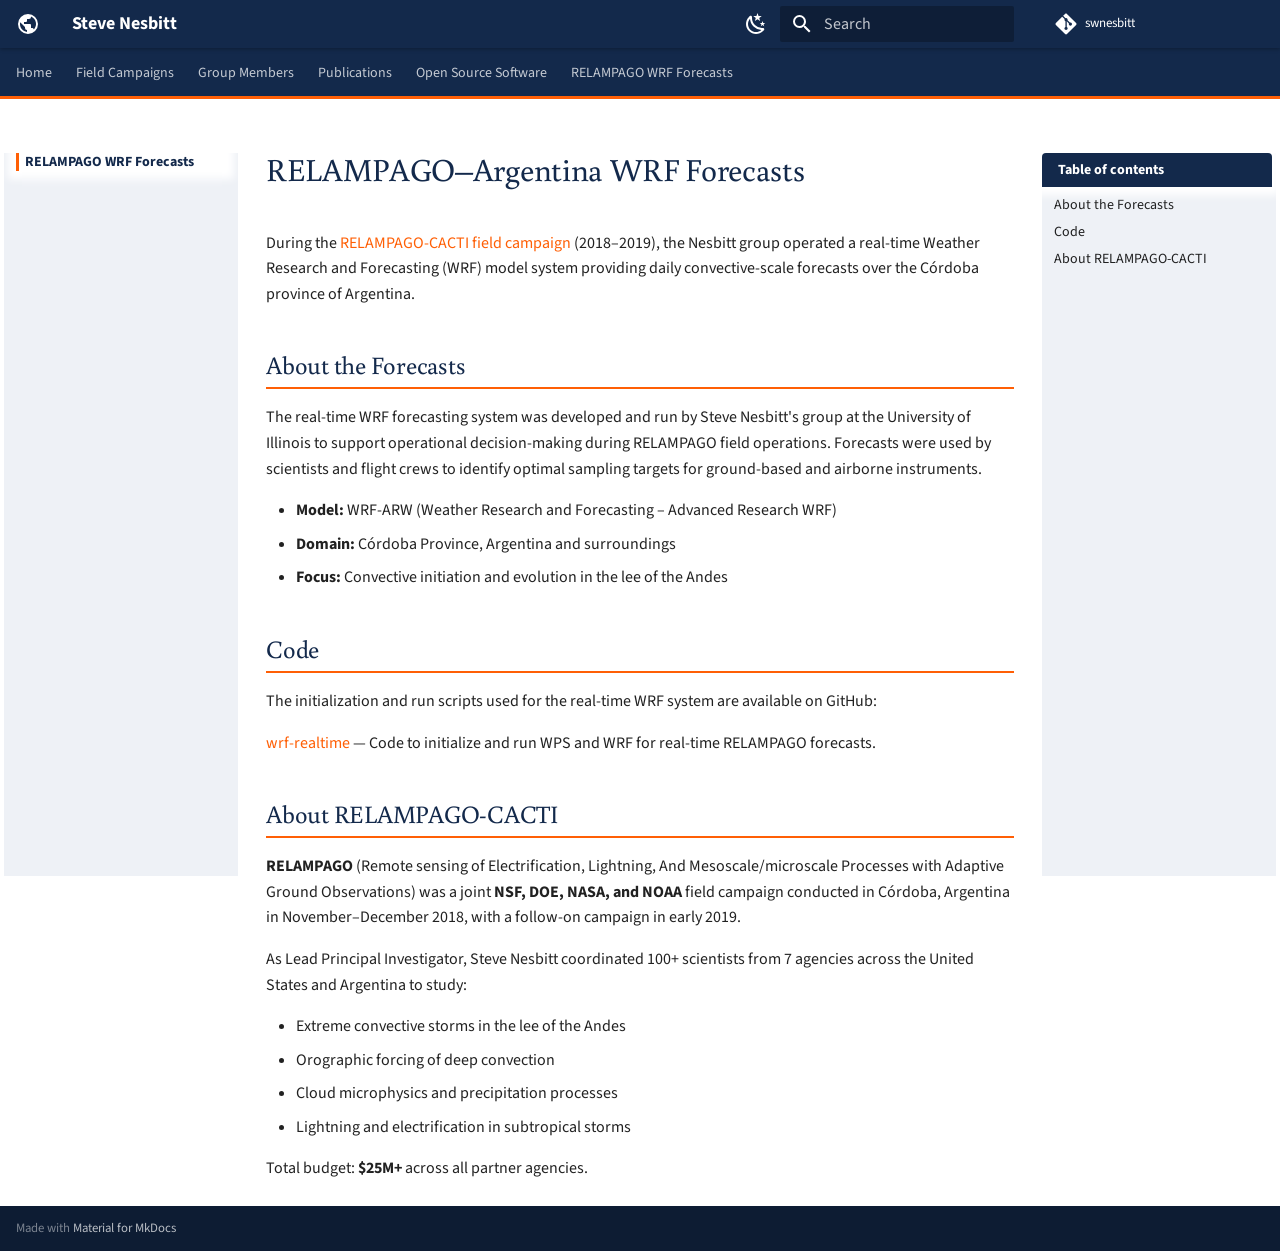
<file: relampago-wrf/index.html>
<!doctype html>
<html lang="en" class="no-js">
  <head>
    
      <meta charset="utf-8">
      <meta name="viewport" content="width=device-width,initial-scale=1">
      
        <meta name="description" content="Steve Nesbitt - Professor & Department Head, Climate, Meteorology & Atmospheric Sciences, University of Illinois">
      
      
        <meta name="author" content="Steve Nesbitt">
      
      
        <link rel="canonical" href="https://swnesbitt.github.io/relampago-wrf/">
      
      
        <link rel="prev" href="../open-source/">
      
      
      
        
      
      
      <link rel="icon" href="../assets/images/favicon.png">
      <meta name="generator" content="mkdocs-1.6.1, mkdocs-material-9.7.6">
    
    
      
        <title>RELAMPAGO WRF Forecasts - Steve Nesbitt</title>
      
    
    
      <link rel="stylesheet" href="../assets/stylesheets/main.484c7ddc.min.css">
      
        
        <link rel="stylesheet" href="../assets/stylesheets/palette.ab4e12ef.min.css">
      
      


    
    
      
    
    
      
        
        
        <link rel="preconnect" href="https://fonts.gstatic.com" crossorigin>
        <link rel="stylesheet" href="https://fonts.googleapis.com/css?family=Source+Sans+Pro:300,300i,400,400i,700,700i%7CSource+Code+Pro:400,400i,700,700i&display=fallback">
        <style>:root{--md-text-font:"Source Sans Pro";--md-code-font:"Source Code Pro"}</style>
      
    
    
      <link rel="stylesheet" href="../stylesheets/extra.css">
    
    <script>__md_scope=new URL("..",location),__md_hash=e=>[...e].reduce(((e,_)=>(e<<5)-e+_.charCodeAt(0)),0),__md_get=(e,_=localStorage,t=__md_scope)=>JSON.parse(_.getItem(t.pathname+"."+e)),__md_set=(e,_,t=localStorage,a=__md_scope)=>{try{t.setItem(a.pathname+"."+e,JSON.stringify(_))}catch(e){}}</script>
    
      

    
    
  </head>
  
  
    
    
      
    
    
    
    
    <body dir="ltr" data-md-color-scheme="default" data-md-color-primary="custom" data-md-color-accent="custom">
  
    
    <input class="md-toggle" data-md-toggle="drawer" type="checkbox" id="__drawer" autocomplete="off">
    <input class="md-toggle" data-md-toggle="search" type="checkbox" id="__search" autocomplete="off">
    <label class="md-overlay" for="__drawer"></label>
    <div data-md-component="skip">
      
        
        <a href="#relampagoargentina-wrf-forecasts" class="md-skip">
          Skip to content
        </a>
      
    </div>
    <div data-md-component="announce">
      
    </div>
    
    
      

<header class="md-header" data-md-component="header">
  <nav class="md-header__inner md-grid" aria-label="Header">
    <a href=".." title="Steve Nesbitt" class="md-header__button md-logo" aria-label="Steve Nesbitt" data-md-component="logo">
      
  
  <svg xmlns="http://www.w3.org/2000/svg" viewBox="0 0 24 24"><path d="M17.9 17.39c-.26-.8-1.01-1.39-1.9-1.39h-1v-3a1 1 0 0 0-1-1H8v-2h2a1 1 0 0 0 1-1V7h2a2 2 0 0 0 2-2v-.41a7.984 7.984 0 0 1 2.9 12.8M11 19.93c-3.95-.49-7-3.85-7-7.93 0-.62.08-1.22.21-1.79L9 15v1a2 2 0 0 0 2 2m1-16A10 10 0 0 0 2 12a10 10 0 0 0 10 10 10 10 0 0 0 10-10A10 10 0 0 0 12 2"/></svg>

    </a>
    <label class="md-header__button md-icon" for="__drawer">
      
      <svg xmlns="http://www.w3.org/2000/svg" viewBox="0 0 24 24"><path d="M3 6h18v2H3zm0 5h18v2H3zm0 5h18v2H3z"/></svg>
    </label>
    <div class="md-header__title" data-md-component="header-title">
      <div class="md-header__ellipsis">
        <div class="md-header__topic">
          <span class="md-ellipsis">
            Steve Nesbitt
          </span>
        </div>
        <div class="md-header__topic" data-md-component="header-topic">
          <span class="md-ellipsis">
            
              RELAMPAGO WRF Forecasts
            
          </span>
        </div>
      </div>
    </div>
    
      
        <form class="md-header__option" data-md-component="palette">
  
    
    
    
    <input class="md-option" data-md-color-media="" data-md-color-scheme="default" data-md-color-primary="custom" data-md-color-accent="custom"  aria-label="Switch to dark mode"  type="radio" name="__palette" id="__palette_0">
    
      <label class="md-header__button md-icon" title="Switch to dark mode" for="__palette_1" hidden>
        <svg xmlns="http://www.w3.org/2000/svg" viewBox="0 0 24 24"><path d="m17.75 4.09-2.53 1.94.91 3.06-2.63-1.81-2.63 1.81.91-3.06-2.53-1.94L12.44 4l1.06-3 1.06 3zm3.5 6.91-1.64 1.25.59 1.98-1.7-1.17-1.7 1.17.59-1.98L15.75 11l2.06-.05L18.5 9l.69 1.95zm-2.28 4.95c.83-.08 1.72 1.1 1.19 1.85-.32.45-.66.87-1.08 1.27C15.17 23 8.84 23 4.94 19.07c-3.91-3.9-3.91-10.24 0-14.14.4-.4.82-.76 1.27-1.08.75-.53 1.93.36 1.85 1.19-.27 2.86.69 5.83 2.89 8.02a9.96 9.96 0 0 0 8.02 2.89m-1.64 2.02a12.08 12.08 0 0 1-7.8-3.47c-2.17-2.19-3.33-5-3.49-7.82-2.81 3.14-2.7 7.96.31 10.98 3.02 3.01 7.84 3.12 10.98.31"/></svg>
      </label>
    
  
    
    
    
    <input class="md-option" data-md-color-media="" data-md-color-scheme="slate" data-md-color-primary="custom" data-md-color-accent="custom"  aria-label="Switch to light mode"  type="radio" name="__palette" id="__palette_1">
    
      <label class="md-header__button md-icon" title="Switch to light mode" for="__palette_0" hidden>
        <svg xmlns="http://www.w3.org/2000/svg" viewBox="0 0 24 24"><path d="M12 7a5 5 0 0 1 5 5 5 5 0 0 1-5 5 5 5 0 0 1-5-5 5 5 0 0 1 5-5m0 2a3 3 0 0 0-3 3 3 3 0 0 0 3 3 3 3 0 0 0 3-3 3 3 0 0 0-3-3m0-7 2.39 3.42C13.65 5.15 12.84 5 12 5s-1.65.15-2.39.42zM3.34 7l4.16-.35A7.2 7.2 0 0 0 5.94 8.5c-.44.74-.69 1.5-.83 2.29zm.02 10 1.76-3.77a7.131 7.131 0 0 0 2.38 4.14zM20.65 7l-1.77 3.79a7.02 7.02 0 0 0-2.38-4.15zm-.01 10-4.14.36c.59-.51 1.12-1.14 1.54-1.86.42-.73.69-1.5.83-2.29zM12 22l-2.41-3.44c.74.27 1.55.44 2.41.44.82 0 1.63-.17 2.37-.44z"/></svg>
      </label>
    
  
</form>
      
    
    
      <script>var palette=__md_get("__palette");if(palette&&palette.color){if("(prefers-color-scheme)"===palette.color.media){var media=matchMedia("(prefers-color-scheme: light)"),input=document.querySelector(media.matches?"[data-md-color-media='(prefers-color-scheme: light)']":"[data-md-color-media='(prefers-color-scheme: dark)']");palette.color.media=input.getAttribute("data-md-color-media"),palette.color.scheme=input.getAttribute("data-md-color-scheme"),palette.color.primary=input.getAttribute("data-md-color-primary"),palette.color.accent=input.getAttribute("data-md-color-accent")}for(var[key,value]of Object.entries(palette.color))document.body.setAttribute("data-md-color-"+key,value)}</script>
    
    
    
      
      
        <label class="md-header__button md-icon" for="__search">
          
          <svg xmlns="http://www.w3.org/2000/svg" viewBox="0 0 24 24"><path d="M9.5 3A6.5 6.5 0 0 1 16 9.5c0 1.61-.59 3.09-1.56 4.23l.27.27h.79l5 5-1.5 1.5-5-5v-.79l-.27-.27A6.52 6.52 0 0 1 9.5 16 6.5 6.5 0 0 1 3 9.5 6.5 6.5 0 0 1 9.5 3m0 2C7 5 5 7 5 9.5S7 14 9.5 14 14 12 14 9.5 12 5 9.5 5"/></svg>
        </label>
        <div class="md-search" data-md-component="search" role="dialog">
  <label class="md-search__overlay" for="__search"></label>
  <div class="md-search__inner" role="search">
    <form class="md-search__form" name="search">
      <input type="text" class="md-search__input" name="query" aria-label="Search" placeholder="Search" autocapitalize="off" autocorrect="off" autocomplete="off" spellcheck="false" data-md-component="search-query" required>
      <label class="md-search__icon md-icon" for="__search">
        
        <svg xmlns="http://www.w3.org/2000/svg" viewBox="0 0 24 24"><path d="M9.5 3A6.5 6.5 0 0 1 16 9.5c0 1.61-.59 3.09-1.56 4.23l.27.27h.79l5 5-1.5 1.5-5-5v-.79l-.27-.27A6.52 6.52 0 0 1 9.5 16 6.5 6.5 0 0 1 3 9.5 6.5 6.5 0 0 1 9.5 3m0 2C7 5 5 7 5 9.5S7 14 9.5 14 14 12 14 9.5 12 5 9.5 5"/></svg>
        
        <svg xmlns="http://www.w3.org/2000/svg" viewBox="0 0 24 24"><path d="M20 11v2H8l5.5 5.5-1.42 1.42L4.16 12l7.92-7.92L13.5 5.5 8 11z"/></svg>
      </label>
      <nav class="md-search__options" aria-label="Search">
        
        <button type="reset" class="md-search__icon md-icon" title="Clear" aria-label="Clear" tabindex="-1">
          
          <svg xmlns="http://www.w3.org/2000/svg" viewBox="0 0 24 24"><path d="M19 6.41 17.59 5 12 10.59 6.41 5 5 6.41 10.59 12 5 17.59 6.41 19 12 13.41 17.59 19 19 17.59 13.41 12z"/></svg>
        </button>
      </nav>
      
        <div class="md-search__suggest" data-md-component="search-suggest"></div>
      
    </form>
    <div class="md-search__output">
      <div class="md-search__scrollwrap" tabindex="0" data-md-scrollfix>
        <div class="md-search-result" data-md-component="search-result">
          <div class="md-search-result__meta">
            Initializing search
          </div>
          <ol class="md-search-result__list" role="presentation"></ol>
        </div>
      </div>
    </div>
  </div>
</div>
      
    
    
      <div class="md-header__source">
        <a href="https://github.com/swnesbitt" title="Go to repository" class="md-source" data-md-component="source">
  <div class="md-source__icon md-icon">
    
    <svg xmlns="http://www.w3.org/2000/svg" viewBox="0 0 448 512"><!--! Font Awesome Free 7.1.0 by @fontawesome - https://fontawesome.com License - https://fontawesome.com/license/free (Icons: CC BY 4.0, Fonts: SIL OFL 1.1, Code: MIT License) Copyright 2025 Fonticons, Inc.--><path d="M439.6 236.1 244 40.5c-5.4-5.5-12.8-8.5-20.4-8.5s-15 3-20.4 8.4L162.5 81l51.5 51.5c27.1-9.1 52.7 16.8 43.4 43.7l49.7 49.7c34.2-11.8 61.2 31 35.5 56.7-26.5 26.5-70.2-2.9-56-37.3L240.3 199v121.9c25.3 12.5 22.3 41.8 9.1 55-6.4 6.4-15.2 10.1-24.3 10.1s-17.8-3.6-24.3-10.1c-17.6-17.6-11.1-46.9 11.2-56v-123c-20.8-8.5-24.6-30.7-18.6-45L142.6 101 8.5 235.1C3 240.6 0 247.9 0 255.5s3 15 8.5 20.4l195.6 195.7c5.4 5.4 12.7 8.4 20.4 8.4s15-3 20.4-8.4l194.7-194.7c5.4-5.4 8.4-12.8 8.4-20.4s-3-15-8.4-20.4"/></svg>
  </div>
  <div class="md-source__repository">
    swnesbitt
  </div>
</a>
      </div>
    
  </nav>
  
</header>
    
    <div class="md-container" data-md-component="container">
      
      
        
          
            
<nav class="md-tabs" aria-label="Tabs" data-md-component="tabs">
  <div class="md-grid">
    <ul class="md-tabs__list">
      
        
  
  
  
  
    <li class="md-tabs__item">
      <a href=".." class="md-tabs__link">
        
  
  
    
  
  Home

      </a>
    </li>
  

      
        
  
  
  
  
    <li class="md-tabs__item">
      <a href="../field-campaigns/" class="md-tabs__link">
        
  
  
    
  
  Field Campaigns

      </a>
    </li>
  

      
        
  
  
  
  
    <li class="md-tabs__item">
      <a href="../group-members/" class="md-tabs__link">
        
  
  
    
  
  Group Members

      </a>
    </li>
  

      
        
  
  
  
  
    <li class="md-tabs__item">
      <a href="../publications/" class="md-tabs__link">
        
  
  
    
  
  Publications

      </a>
    </li>
  

      
        
  
  
  
  
    <li class="md-tabs__item">
      <a href="../open-source/" class="md-tabs__link">
        
  
  
    
  
  Open Source Software

      </a>
    </li>
  

      
        
  
  
  
    
  
  
    <li class="md-tabs__item md-tabs__item--active">
      <a href="./" class="md-tabs__link">
        
  
  
    
  
  RELAMPAGO WRF Forecasts

      </a>
    </li>
  

      
    </ul>
  </div>
</nav>
          
        
      
      <main class="md-main" data-md-component="main">
        <div class="md-main__inner md-grid">
          
            
              
              <div class="md-sidebar md-sidebar--primary" data-md-component="sidebar" data-md-type="navigation" >
                <div class="md-sidebar__scrollwrap">
                  <div class="md-sidebar__inner">
                    


  


<nav class="md-nav md-nav--primary md-nav--lifted" aria-label="Navigation" data-md-level="0">
  <label class="md-nav__title" for="__drawer">
    <a href=".." title="Steve Nesbitt" class="md-nav__button md-logo" aria-label="Steve Nesbitt" data-md-component="logo">
      
  
  <svg xmlns="http://www.w3.org/2000/svg" viewBox="0 0 24 24"><path d="M17.9 17.39c-.26-.8-1.01-1.39-1.9-1.39h-1v-3a1 1 0 0 0-1-1H8v-2h2a1 1 0 0 0 1-1V7h2a2 2 0 0 0 2-2v-.41a7.984 7.984 0 0 1 2.9 12.8M11 19.93c-3.95-.49-7-3.85-7-7.93 0-.62.08-1.22.21-1.79L9 15v1a2 2 0 0 0 2 2m1-16A10 10 0 0 0 2 12a10 10 0 0 0 10 10 10 10 0 0 0 10-10A10 10 0 0 0 12 2"/></svg>

    </a>
    Steve Nesbitt
  </label>
  
    <div class="md-nav__source">
      <a href="https://github.com/swnesbitt" title="Go to repository" class="md-source" data-md-component="source">
  <div class="md-source__icon md-icon">
    
    <svg xmlns="http://www.w3.org/2000/svg" viewBox="0 0 448 512"><!--! Font Awesome Free 7.1.0 by @fontawesome - https://fontawesome.com License - https://fontawesome.com/license/free (Icons: CC BY 4.0, Fonts: SIL OFL 1.1, Code: MIT License) Copyright 2025 Fonticons, Inc.--><path d="M439.6 236.1 244 40.5c-5.4-5.5-12.8-8.5-20.4-8.5s-15 3-20.4 8.4L162.5 81l51.5 51.5c27.1-9.1 52.7 16.8 43.4 43.7l49.7 49.7c34.2-11.8 61.2 31 35.5 56.7-26.5 26.5-70.2-2.9-56-37.3L240.3 199v121.9c25.3 12.5 22.3 41.8 9.1 55-6.4 6.4-15.2 10.1-24.3 10.1s-17.8-3.6-24.3-10.1c-17.6-17.6-11.1-46.9 11.2-56v-123c-20.8-8.5-24.6-30.7-18.6-45L142.6 101 8.5 235.1C3 240.6 0 247.9 0 255.5s3 15 8.5 20.4l195.6 195.7c5.4 5.4 12.7 8.4 20.4 8.4s15-3 20.4-8.4l194.7-194.7c5.4-5.4 8.4-12.8 8.4-20.4s-3-15-8.4-20.4"/></svg>
  </div>
  <div class="md-source__repository">
    swnesbitt
  </div>
</a>
    </div>
  
  <ul class="md-nav__list" data-md-scrollfix>
    
      
      
  
  
  
  
    <li class="md-nav__item">
      <a href=".." class="md-nav__link">
        
  
  
  <span class="md-ellipsis">
    
  
    Home
  

    
  </span>
  
  

      </a>
    </li>
  

    
      
      
  
  
  
  
    <li class="md-nav__item">
      <a href="../field-campaigns/" class="md-nav__link">
        
  
  
  <span class="md-ellipsis">
    
  
    Field Campaigns
  

    
  </span>
  
  

      </a>
    </li>
  

    
      
      
  
  
  
  
    <li class="md-nav__item">
      <a href="../group-members/" class="md-nav__link">
        
  
  
  <span class="md-ellipsis">
    
  
    Group Members
  

    
  </span>
  
  

      </a>
    </li>
  

    
      
      
  
  
  
  
    <li class="md-nav__item">
      <a href="../publications/" class="md-nav__link">
        
  
  
  <span class="md-ellipsis">
    
  
    Publications
  

    
  </span>
  
  

      </a>
    </li>
  

    
      
      
  
  
  
  
    <li class="md-nav__item">
      <a href="../open-source/" class="md-nav__link">
        
  
  
  <span class="md-ellipsis">
    
  
    Open Source Software
  

    
  </span>
  
  

      </a>
    </li>
  

    
      
      
  
  
    
  
  
  
    <li class="md-nav__item md-nav__item--active">
      
      <input class="md-nav__toggle md-toggle" type="checkbox" id="__toc">
      
      
        
      
      
        <label class="md-nav__link md-nav__link--active" for="__toc">
          
  
  
  <span class="md-ellipsis">
    
  
    RELAMPAGO WRF Forecasts
  

    
  </span>
  
  

          <span class="md-nav__icon md-icon"></span>
        </label>
      
      <a href="./" class="md-nav__link md-nav__link--active">
        
  
  
  <span class="md-ellipsis">
    
  
    RELAMPAGO WRF Forecasts
  

    
  </span>
  
  

      </a>
      
        

<nav class="md-nav md-nav--secondary" aria-label="Table of contents">
  
  
  
    
  
  
    <label class="md-nav__title" for="__toc">
      <span class="md-nav__icon md-icon"></span>
      Table of contents
    </label>
    <ul class="md-nav__list" data-md-component="toc" data-md-scrollfix>
      
        <li class="md-nav__item">
  <a href="#about-the-forecasts" class="md-nav__link">
    <span class="md-ellipsis">
      
        About the Forecasts
      
    </span>
  </a>
  
</li>
      
        <li class="md-nav__item">
  <a href="#code" class="md-nav__link">
    <span class="md-ellipsis">
      
        Code
      
    </span>
  </a>
  
</li>
      
        <li class="md-nav__item">
  <a href="#about-relampago-cacti" class="md-nav__link">
    <span class="md-ellipsis">
      
        About RELAMPAGO-CACTI
      
    </span>
  </a>
  
</li>
      
    </ul>
  
</nav>
      
    </li>
  

    
  </ul>
</nav>
                  </div>
                </div>
              </div>
            
            
              
              <div class="md-sidebar md-sidebar--secondary" data-md-component="sidebar" data-md-type="toc" >
                <div class="md-sidebar__scrollwrap">
                  <div class="md-sidebar__inner">
                    

<nav class="md-nav md-nav--secondary" aria-label="Table of contents">
  
  
  
    
  
  
    <label class="md-nav__title" for="__toc">
      <span class="md-nav__icon md-icon"></span>
      Table of contents
    </label>
    <ul class="md-nav__list" data-md-component="toc" data-md-scrollfix>
      
        <li class="md-nav__item">
  <a href="#about-the-forecasts" class="md-nav__link">
    <span class="md-ellipsis">
      
        About the Forecasts
      
    </span>
  </a>
  
</li>
      
        <li class="md-nav__item">
  <a href="#code" class="md-nav__link">
    <span class="md-ellipsis">
      
        Code
      
    </span>
  </a>
  
</li>
      
        <li class="md-nav__item">
  <a href="#about-relampago-cacti" class="md-nav__link">
    <span class="md-ellipsis">
      
        About RELAMPAGO-CACTI
      
    </span>
  </a>
  
</li>
      
    </ul>
  
</nav>
                  </div>
                </div>
              </div>
            
          
          
            <div class="md-content" data-md-component="content">
              
              <article class="md-content__inner md-typeset">
                
                  


  
  


<h1 id="relampagoargentina-wrf-forecasts">RELAMPAGO–Argentina WRF Forecasts<a class="headerlink" href="#relampagoargentina-wrf-forecasts" title="Permanent link">&para;</a></h1>
<p>During the <a href="../field-campaigns/">RELAMPAGO-CACTI field campaign</a> (2018–2019), the Nesbitt group operated a real-time Weather Research and Forecasting (WRF) model system providing daily convective-scale forecasts over the Córdoba province of Argentina.</p>
<h2 id="about-the-forecasts">About the Forecasts<a class="headerlink" href="#about-the-forecasts" title="Permanent link">&para;</a></h2>
<p>The real-time WRF forecasting system was developed and run by Steve Nesbitt's group at the University of Illinois to support operational decision-making during RELAMPAGO field operations. Forecasts were used by scientists and flight crews to identify optimal sampling targets for ground-based and airborne instruments.</p>
<ul>
<li><strong>Model:</strong> WRF-ARW (Weather Research and Forecasting – Advanced Research WRF)</li>
<li><strong>Domain:</strong> Córdoba Province, Argentina and surroundings</li>
<li><strong>Focus:</strong> Convective initiation and evolution in the lee of the Andes</li>
</ul>
<h2 id="code">Code<a class="headerlink" href="#code" title="Permanent link">&para;</a></h2>
<p>The initialization and run scripts used for the real-time WRF system are available on GitHub:</p>
<p><a href="https://github.com/swnesbitt/wrf-realtime">wrf-realtime</a> — Code to initialize and run WPS and WRF for real-time RELAMPAGO forecasts.</p>
<h2 id="about-relampago-cacti">About RELAMPAGO-CACTI<a class="headerlink" href="#about-relampago-cacti" title="Permanent link">&para;</a></h2>
<p><strong>RELAMPAGO</strong> (Remote sensing of Electrification, Lightning, And Mesoscale/microscale Processes with Adaptive Ground Observations) was a joint <strong>NSF, DOE, NASA, and NOAA</strong> field campaign conducted in Córdoba, Argentina in November–December 2018, with a follow-on campaign in early 2019.</p>
<p>As Lead Principal Investigator, Steve Nesbitt coordinated 100+ scientists from 7 agencies across the United States and Argentina to study:</p>
<ul>
<li>Extreme convective storms in the lee of the Andes</li>
<li>Orographic forcing of deep convection</li>
<li>Cloud microphysics and precipitation processes</li>
<li>Lightning and electrification in subtropical storms</li>
</ul>
<p>Total budget: <strong>$25M+</strong> across all partner agencies.</p>












                
              </article>
            </div>
          
          
<script>var target=document.getElementById(location.hash.slice(1));target&&target.name&&(target.checked=target.name.startsWith("__tabbed_"))</script>
        </div>
        
          <button type="button" class="md-top md-icon" data-md-component="top" hidden>
  
  <svg xmlns="http://www.w3.org/2000/svg" viewBox="0 0 24 24"><path d="M13 20h-2V8l-5.5 5.5-1.42-1.42L12 4.16l7.92 7.92-1.42 1.42L13 8z"/></svg>
  Back to top
</button>
        
      </main>
      
        <footer class="md-footer">
  
  <div class="md-footer-meta md-typeset">
    <div class="md-footer-meta__inner md-grid">
      <div class="md-copyright">
  
  
    Made with
    <a href="https://squidfunk.github.io/mkdocs-material/" target="_blank" rel="noopener">
      Material for MkDocs
    </a>
  
</div>
      
    </div>
  </div>
</footer>
      
    </div>
    <div class="md-dialog" data-md-component="dialog">
      <div class="md-dialog__inner md-typeset"></div>
    </div>
    
    
    
      
      
      <script id="__config" type="application/json">{"annotate": null, "base": "..", "features": ["navigation.tabs", "navigation.sections", "navigation.top", "toc.follow", "search.suggest", "search.highlight"], "search": "../assets/javascripts/workers/search.2c215733.min.js", "tags": null, "translations": {"clipboard.copied": "Copied to clipboard", "clipboard.copy": "Copy to clipboard", "search.result.more.one": "1 more on this page", "search.result.more.other": "# more on this page", "search.result.none": "No matching documents", "search.result.one": "1 matching document", "search.result.other": "# matching documents", "search.result.placeholder": "Type to start searching", "search.result.term.missing": "Missing", "select.version": "Select version"}, "version": null}</script>
    
    
      <script src="../assets/javascripts/bundle.79ae519e.min.js"></script>
      
    
  </body>
</html>
</file>
<file: stylesheets/extra.css>
@import url('https://fonts.googleapis.com/css2?family=Buenard:wght@400;700&display=swap');

/* ── Illinois color palette ── */
:root {
  --illinois-navy:  #13294B;
  --illinois-orange: #FF5F05;
}

/* ── Light mode ── */
[data-md-color-scheme="default"] {
  --md-primary-fg-color:        #13294B;
  --md-primary-fg-color--light: #1d3d6e;
  --md-primary-fg-color--dark:  #0d1e35;
  --md-primary-bg-color:        #ffffff;
  --md-primary-bg-color--light: rgba(255, 255, 255, 0.75);
  --md-accent-fg-color:         #FF5F05;
  --md-accent-fg-color--transparent: rgba(232, 74, 39, 0.1);
}

/* ── Dark mode ── */
[data-md-color-scheme="slate"] {
  --md-primary-fg-color:        #0d1e35;
  --md-primary-fg-color--light: #13294B;
  --md-primary-fg-color--dark:  #080f1a;
  --md-primary-bg-color:        #e8ecf0;
  --md-primary-bg-color--light: rgba(232, 236, 240, 0.75);
  --md-accent-fg-color:         #ff6e47;
  --md-accent-fg-color--transparent: rgba(255, 110, 71, 0.1);
}

/* ── Header ── */
.md-header {
  box-shadow: 0 1px 4px rgba(0, 0, 0, 0.3);
}

/* ── Nav tabs (sit below navy header, same color) ── */
.md-tabs {
  background-color: var(--illinois-navy);
  border-bottom: 3px solid var(--illinois-orange);
}

.md-tabs__link {
  color: rgba(255, 255, 255, 0.75) !important;
  opacity: 1 !important;
}

.md-tabs__link--active,
.md-tabs__link:hover {
  color: #ffffff !important;
}

.md-tabs__link--active {
  border-bottom: 3px solid var(--illinois-orange);
  margin-bottom: -3px;
}

/* ── Sidebar background ── */
[data-md-color-scheme="default"] .md-sidebar__scrollwrap {
  background-color: #eef1f6;
}

[data-md-color-scheme="default"] .md-nav--secondary .md-nav__title {
  background-color: var(--illinois-navy);
  color: #ffffff;
  padding: 0.4rem 0.8rem;
  border-radius: 4px 4px 0 0;
}

/* ── Sidebar nav ── */
[data-md-color-scheme="default"] .md-nav__link--active {
  color: var(--illinois-navy);
  font-weight: 700;
  border-left: 3px solid var(--illinois-orange);
  padding-left: 0.4em;
}

[data-md-color-scheme="default"] .md-nav__link:hover {
  color: var(--illinois-navy);
}

/* ── Links ── */
[data-md-color-scheme="default"] .md-typeset a {
  color: var(--illinois-orange);
}

[data-md-color-scheme="default"] .md-typeset a:hover {
  color: #c03d1f;
}

/* ── Buenard headings ── */
.md-typeset h1,
.md-typeset h2,
.md-typeset h3 {
  font-family: 'Buenard', Georgia, serif;
}

.md-typeset h1 {
  color: var(--illinois-navy);
}

[data-md-color-scheme="default"] .md-typeset h2 {
  color: var(--illinois-navy);
  border-bottom: 2px solid var(--illinois-orange);
  padding-bottom: 0.2em;
}

[data-md-color-scheme="default"] .md-typeset h3 {
  color: var(--illinois-navy);
  border-left: 4px solid var(--illinois-navy);
  padding-left: 0.5em;
}

/* ── Content: wider grid ── */
.md-grid {
  max-width: 1320px;
}

/* ── Tables ── */
.md-typeset table:not([class]) {
  border: 1px solid #d0d7de;
  border-radius: 4px;
  font-size: 0.85rem;
}

.md-typeset table:not([class]) th {
  background-color: #13294B;
  color: #ffffff;
  border-bottom: 2px solid var(--illinois-orange);
}

/* ── Footer ── */
.md-footer {
  background-color: var(--illinois-navy);
}

/* ── CliMAS department icon (inline next to dept name) ── */
.dept-icon {
  height: 1.4em;
  width: auto;
  vertical-align: middle;
  margin-right: 0.3em;
  border-radius: 50%;
}

/* ── Book cover ── */
.book-cover {
  float: left;
  width: 130px;
  margin: 0 2rem 1rem 0;
  border-radius: 4px;
  box-shadow: 0 3px 12px rgba(0, 0, 0, 0.25);
}

/* ── Profile photo ── */
.profile-photo {
  float: left;
  width: 15%;
  min-width: 80px;
  margin: 0 2rem 1rem 0;
  border-radius: 6px;
  box-shadow: 0 2px 10px rgba(0, 0, 0, 0.2);
}

@media screen and (max-width: 600px) {
  .profile-photo {
    float: none;
    display: block;
    margin: 0 auto 1.5rem;
    width: 30%;
  }
}
</file>
<file: assets/stylesheets/main.484c7ddc.min.css>
@charset "UTF-8";html{-webkit-text-size-adjust:none;-moz-text-size-adjust:none;text-size-adjust:none;box-sizing:border-box}*,:after,:before{box-sizing:inherit}@media (prefers-reduced-motion){*,:after,:before{transition:none!important}}body{margin:0}a,button,input,label{-webkit-tap-highlight-color:transparent}a{color:inherit;text-decoration:none}hr{border:0;box-sizing:initial;display:block;height:.05rem;overflow:visible;padding:0}small{font-size:80%}sub,sup{line-height:1em}img{border-style:none}table{border-collapse:initial;border-spacing:0}td,th{font-weight:400;vertical-align:top}button{background:#0000;border:0;font-family:inherit;font-size:inherit;margin:0;padding:0}input{border:0;outline:none}:root{--md-primary-fg-color:#4051b5;--md-primary-fg-color--light:#5d6cc0;--md-primary-fg-color--dark:#303fa1;--md-primary-bg-color:#fff;--md-primary-bg-color--light:#ffffffb3;--md-accent-fg-color:#526cfe;--md-accent-fg-color--transparent:#526cfe1a;--md-accent-bg-color:#fff;--md-accent-bg-color--light:#ffffffb3}[data-md-color-scheme=default]{color-scheme:light}[data-md-color-scheme=default] img[src$="#gh-dark-mode-only"],[data-md-color-scheme=default] img[src$="#only-dark"]{display:none}:root,[data-md-color-scheme=default]{--md-hue:225deg;--md-default-fg-color:#000000de;--md-default-fg-color--light:#0000008a;--md-default-fg-color--lighter:#00000052;--md-default-fg-color--lightest:#00000012;--md-default-bg-color:#fff;--md-default-bg-color--light:#ffffffb3;--md-default-bg-color--lighter:#ffffff4d;--md-default-bg-color--lightest:#ffffff1f;--md-code-fg-color:#36464e;--md-code-bg-color:#f5f5f5;--md-code-bg-color--light:#f5f5f5b3;--md-code-bg-color--lighter:#f5f5f54d;--md-code-hl-color:#4287ff;--md-code-hl-color--light:#4287ff1a;--md-code-hl-number-color:#d52a2a;--md-code-hl-special-color:#db1457;--md-code-hl-function-color:#a846b9;--md-code-hl-constant-color:#6e59d9;--md-code-hl-keyword-color:#3f6ec6;--md-code-hl-string-color:#1c7d4d;--md-code-hl-name-color:var(--md-code-fg-color);--md-code-hl-operator-color:var(--md-default-fg-color--light);--md-code-hl-punctuation-color:var(--md-default-fg-color--light);--md-code-hl-comment-color:var(--md-default-fg-color--light);--md-code-hl-generic-color:var(--md-default-fg-color--light);--md-code-hl-variable-color:var(--md-default-fg-color--light);--md-typeset-color:var(--md-default-fg-color);--md-typeset-a-color:var(--md-primary-fg-color);--md-typeset-del-color:#f5503d26;--md-typeset-ins-color:#0bd57026;--md-typeset-kbd-color:#fafafa;--md-typeset-kbd-accent-color:#fff;--md-typeset-kbd-border-color:#b8b8b8;--md-typeset-mark-color:#ffff0080;--md-typeset-table-color:#0000001f;--md-typeset-table-color--light:rgba(0,0,0,.035);--md-admonition-fg-color:var(--md-default-fg-color);--md-admonition-bg-color:var(--md-default-bg-color);--md-warning-fg-color:#000000de;--md-warning-bg-color:#ff9;--md-footer-fg-color:#fff;--md-footer-fg-color--light:#ffffffb3;--md-footer-fg-color--lighter:#ffffff73;--md-footer-bg-color:#000000de;--md-footer-bg-color--dark:#00000052;--md-shadow-z1:0 0.2rem 0.5rem #0000000d,0 0 0.05rem #0000001a;--md-shadow-z2:0 0.2rem 0.5rem #0000001a,0 0 0.05rem #00000040;--md-shadow-z3:0 0.2rem 0.5rem #0003,0 0 0.05rem #00000059}.md-icon svg{fill:currentcolor;display:block;height:1.2rem;width:1.2rem}body{-webkit-font-smoothing:antialiased;-moz-osx-font-smoothing:grayscale;--md-text-font-family:var(--md-text-font,_),-apple-system,BlinkMacSystemFont,Helvetica,Arial,sans-serif;--md-code-font-family:var(--md-code-font,_),SFMono-Regular,Consolas,Menlo,monospace}aside,body,input{font-feature-settings:"kern","liga";color:var(--md-typeset-color);font-family:var(--md-text-font-family)}code,kbd,pre{font-feature-settings:"kern";font-family:var(--md-code-font-family)}:root{--md-typeset-table-sort-icon:url('data:image/svg+xml;charset=utf-8,<svg xmlns="http://www.w3.org/2000/svg" viewBox="0 0 24 24"><path d="m18 21-4-4h3V7h-3l4-4 4 4h-3v10h3M2 19v-2h10v2M2 13v-2h7v2M2 7V5h4v2z"/></svg>');--md-typeset-table-sort-icon--asc:url('data:image/svg+xml;charset=utf-8,<svg xmlns="http://www.w3.org/2000/svg" viewBox="0 0 24 24"><path d="M19 17h3l-4 4-4-4h3V3h2M2 17h10v2H2M6 5v2H2V5m0 6h7v2H2z"/></svg>');--md-typeset-table-sort-icon--desc:url('data:image/svg+xml;charset=utf-8,<svg xmlns="http://www.w3.org/2000/svg" viewBox="0 0 24 24"><path d="M19 7h3l-4-4-4 4h3v14h2M2 17h10v2H2M6 5v2H2V5m0 6h7v2H2z"/></svg>')}.md-typeset{-webkit-print-color-adjust:exact;color-adjust:exact;font-size:.8rem;line-height:1.6;overflow-wrap:break-word}@media print{.md-typeset{font-size:.68rem}}.md-typeset blockquote,.md-typeset dl,.md-typeset figure,.md-typeset ol,.md-typeset pre,.md-typeset ul{margin-bottom:1em;margin-top:1em}.md-typeset h1{color:var(--md-default-fg-color--light);font-size:2em;line-height:1.3;margin:0 0 1.25em}.md-typeset h1,.md-typeset h2{font-weight:300;letter-spacing:-.01em}.md-typeset h2{font-size:1.5625em;line-height:1.4;margin:1.6em 0 .64em}.md-typeset h3{font-size:1.25em;font-weight:400;letter-spacing:-.01em;line-height:1.5;margin:1.6em 0 .8em}.md-typeset h2+h3{margin-top:.8em}.md-typeset h4{font-weight:700;letter-spacing:-.01em;margin:1em 0}.md-typeset h5,.md-typeset h6{color:var(--md-default-fg-color--light);font-size:.8em;font-weight:700;letter-spacing:-.01em;margin:1.25em 0}.md-typeset h5{text-transform:uppercase}.md-typeset h5 code{text-transform:none}.md-typeset hr{border-bottom:.05rem solid var(--md-default-fg-color--lightest);display:flow-root;margin:1.5em 0}.md-typeset a{color:var(--md-typeset-a-color);word-break:break-word}.md-typeset a,.md-typeset a:before{transition:color 125ms}.md-typeset a:focus,.md-typeset a:hover{color:var(--md-accent-fg-color)}.md-typeset a:focus code,.md-typeset a:hover code{background-color:var(--md-accent-fg-color--transparent);color:var(--md-accent-fg-color)}.md-typeset a code{color:var(--md-typeset-a-color)}.md-typeset a.focus-visible{outline-color:var(--md-accent-fg-color);outline-offset:.2rem}.md-typeset code,.md-typeset kbd,.md-typeset pre{color:var(--md-code-fg-color);direction:ltr;font-variant-ligatures:none;transition:background-color 125ms}@media print{.md-typeset code,.md-typeset kbd,.md-typeset pre{white-space:pre-wrap}}.md-typeset code{background-color:var(--md-code-bg-color);border-radius:.1rem;-webkit-box-decoration-break:clone;box-decoration-break:clone;font-size:.85em;padding:0 .2941176471em;transition:color 125ms,background-color 125ms;word-break:break-word}.md-typeset code:not(.focus-visible){-webkit-tap-highlight-color:transparent;outline:none}.md-typeset pre{display:flow-root;line-height:1.4;position:relative}.md-typeset pre>code{-webkit-box-decoration-break:slice;box-decoration-break:slice;box-shadow:none;display:block;margin:0;outline-color:var(--md-accent-fg-color);overflow:auto;padding:.7720588235em 1.1764705882em;scrollbar-color:var(--md-default-fg-color--lighter) #0000;scrollbar-width:thin;touch-action:auto;word-break:normal}.md-typeset pre>code:hover{scrollbar-color:var(--md-accent-fg-color) #0000}.md-typeset pre>code::-webkit-scrollbar{height:.2rem;width:.2rem}.md-typeset pre>code::-webkit-scrollbar-thumb{background-color:var(--md-default-fg-color--lighter)}.md-typeset pre>code::-webkit-scrollbar-thumb:hover{background-color:var(--md-accent-fg-color)}.md-typeset kbd{background-color:var(--md-typeset-kbd-color);border-radius:.1rem;box-shadow:0 .1rem 0 .05rem var(--md-typeset-kbd-border-color),0 .1rem 0 var(--md-typeset-kbd-border-color),0 -.1rem .2rem var(--md-typeset-kbd-accent-color) inset;color:var(--md-default-fg-color);display:inline-block;font-size:.75em;padding:0 .6666666667em;vertical-align:text-top;word-break:break-word}.md-typeset mark{background-color:var(--md-typeset-mark-color);-webkit-box-decoration-break:clone;box-decoration-break:clone;color:inherit;word-break:break-word}.md-typeset abbr{cursor:help;text-decoration:none}.md-typeset [data-preview],.md-typeset abbr{border-bottom:.05rem dotted var(--md-default-fg-color--light)}.md-typeset small{opacity:.75}[dir=ltr] .md-typeset sub,[dir=ltr] .md-typeset sup{margin-left:.078125em}[dir=rtl] .md-typeset sub,[dir=rtl] .md-typeset sup{margin-right:.078125em}[dir=ltr] .md-typeset blockquote{padding-left:.6rem}[dir=rtl] .md-typeset blockquote{padding-right:.6rem}[dir=ltr] .md-typeset blockquote{border-left:.2rem solid var(--md-default-fg-color--lighter)}[dir=rtl] .md-typeset blockquote{border-right:.2rem solid var(--md-default-fg-color--lighter)}.md-typeset blockquote{color:var(--md-default-fg-color--light);margin-left:0;margin-right:0}.md-typeset ul{list-style-type:disc}.md-typeset ul[type]{list-style-type:revert-layer}[dir=ltr] .md-typeset ol,[dir=ltr] .md-typeset ul{margin-left:.625em}[dir=rtl] .md-typeset ol,[dir=rtl] .md-typeset ul{margin-right:.625em}.md-typeset ol,.md-typeset ul{padding:0}.md-typeset ol:not([hidden]),.md-typeset ul:not([hidden]){display:flow-root}.md-typeset ol ol,.md-typeset ul ol{list-style-type:lower-alpha}.md-typeset ol ol ol,.md-typeset ul ol ol{list-style-type:lower-roman}.md-typeset ol ol ol ol,.md-typeset ul ol ol ol{list-style-type:upper-alpha}.md-typeset ol ol ol ol ol,.md-typeset ul ol ol ol ol{list-style-type:upper-roman}.md-typeset ol[type],.md-typeset ul[type]{list-style-type:revert-layer}[dir=ltr] .md-typeset ol li,[dir=ltr] .md-typeset ul li{margin-left:1.25em}[dir=rtl] .md-typeset ol li,[dir=rtl] .md-typeset ul li{margin-right:1.25em}.md-typeset ol li,.md-typeset ul li{margin-bottom:.5em}.md-typeset ol li blockquote,.md-typeset ol li p,.md-typeset ul li blockquote,.md-typeset ul li p{margin:.5em 0}.md-typeset ol li:last-child,.md-typeset ul li:last-child{margin-bottom:0}[dir=ltr] .md-typeset ol li ol,[dir=ltr] .md-typeset ol li ul,[dir=ltr] .md-typeset ul li ol,[dir=ltr] .md-typeset ul li ul{margin-left:.625em}[dir=rtl] .md-typeset ol li ol,[dir=rtl] .md-typeset ol li ul,[dir=rtl] .md-typeset ul li ol,[dir=rtl] .md-typeset ul li ul{margin-right:.625em}.md-typeset ol li ol,.md-typeset ol li ul,.md-typeset ul li ol,.md-typeset ul li ul{margin-bottom:.5em;margin-top:.5em}[dir=ltr] .md-typeset dd{margin-left:1.875em}[dir=rtl] .md-typeset dd{margin-right:1.875em}.md-typeset dd{margin-bottom:1.5em;margin-top:1em}.md-typeset img,.md-typeset svg,.md-typeset video{height:auto;max-width:100%}.md-typeset img[align=left]{margin:1em 1em 1em 0}.md-typeset img[align=right]{margin:1em 0 1em 1em}.md-typeset img[align]:only-child{margin-top:0}.md-typeset figure{display:flow-root;margin:1em auto;max-width:100%;text-align:center;width:fit-content}.md-typeset figure img{display:block;margin:0 auto}.md-typeset figcaption{font-style:italic;margin:1em auto;max-width:24rem}.md-typeset iframe{max-width:100%}.md-typeset table:not([class]){background-color:var(--md-default-bg-color);border:.05rem solid var(--md-typeset-table-color);border-radius:.1rem;display:inline-block;font-size:.64rem;max-width:100%;overflow:auto;touch-action:auto}@media print{.md-typeset table:not([class]){display:table}}.md-typeset table:not([class])+*{margin-top:1.5em}.md-typeset table:not([class]) td>:first-child,.md-typeset table:not([class]) th>:first-child{margin-top:0}.md-typeset table:not([class]) td>:last-child,.md-typeset table:not([class]) th>:last-child{margin-bottom:0}.md-typeset table:not([class]) td:not([align]),.md-typeset table:not([class]) th:not([align]){text-align:left}[dir=rtl] .md-typeset table:not([class]) td:not([align]),[dir=rtl] .md-typeset table:not([class]) th:not([align]){text-align:right}.md-typeset table:not([class]) th{font-weight:700;min-width:5rem;padding:.9375em 1.25em;vertical-align:top}.md-typeset table:not([class]) td{border-top:.05rem solid var(--md-typeset-table-color);padding:.9375em 1.25em;vertical-align:top}.md-typeset table:not([class]) tbody tr{transition:background-color 125ms}.md-typeset table:not([class]) tbody tr:hover{background-color:var(--md-typeset-table-color--light);box-shadow:0 .05rem 0 var(--md-default-bg-color) inset}.md-typeset table:not([class]) a{word-break:normal}.md-typeset table th[role=columnheader]{cursor:pointer}[dir=ltr] .md-typeset table th[role=columnheader]:after{margin-left:.5em}[dir=rtl] .md-typeset table th[role=columnheader]:after{margin-right:.5em}.md-typeset table th[role=columnheader]:after{content:"";display:inline-block;height:1.2em;-webkit-mask-image:var(--md-typeset-table-sort-icon);mask-image:var(--md-typeset-table-sort-icon);-webkit-mask-repeat:no-repeat;mask-repeat:no-repeat;-webkit-mask-size:contain;mask-size:contain;transition:background-color 125ms;vertical-align:text-bottom;width:1.2em}.md-typeset table th[role=columnheader]:hover:after{background-color:var(--md-default-fg-color--lighter)}.md-typeset table th[role=columnheader][aria-sort=ascending]:after{background-color:var(--md-default-fg-color--light);-webkit-mask-image:var(--md-typeset-table-sort-icon--asc);mask-image:var(--md-typeset-table-sort-icon--asc)}.md-typeset table th[role=columnheader][aria-sort=descending]:after{background-color:var(--md-default-fg-color--light);-webkit-mask-image:var(--md-typeset-table-sort-icon--desc);mask-image:var(--md-typeset-table-sort-icon--desc)}.md-typeset__scrollwrap{margin:1em -.8rem;overflow-x:auto;touch-action:auto}.md-typeset__table{display:inline-block;margin-bottom:.5em;padding:0 .8rem}@media print{.md-typeset__table{display:block}}html .md-typeset__table table{display:table;margin:0;overflow:hidden;width:100%}@media screen and (max-width:44.984375em){.md-content__inner>pre{margin:1em -.8rem}.md-content__inner>pre code{border-radius:0}}.md-typeset .md-author{border-radius:100%;display:block;flex-shrink:0;height:1.6rem;overflow:hidden;position:relative;transition:color 125ms,transform 125ms;width:1.6rem}.md-typeset .md-author img{display:block}.md-typeset .md-author--more{background:var(--md-default-fg-color--lightest);color:var(--md-default-fg-color--lighter);font-size:.6rem;font-weight:700;line-height:1.6rem;text-align:center}.md-typeset .md-author--long{height:2.4rem;width:2.4rem}.md-typeset a.md-author{transform:scale(1)}.md-typeset a.md-author img{border-radius:100%;filter:grayscale(100%) opacity(75%);transition:filter 125ms}.md-typeset a.md-author:focus,.md-typeset a.md-author:hover{transform:scale(1.1);z-index:1}.md-typeset a.md-author:focus img,.md-typeset a.md-author:hover img{filter:grayscale(0)}.md-banner{background-color:var(--md-footer-bg-color);color:var(--md-footer-fg-color);overflow:auto}@media print{.md-banner{display:none}}.md-banner--warning{background-color:var(--md-warning-bg-color);color:var(--md-warning-fg-color)}.md-banner__inner{font-size:.7rem;margin:.6rem auto;padding:0 .8rem}[dir=ltr] .md-banner__button{float:right}[dir=rtl] .md-banner__button{float:left}.md-banner__button{color:inherit;cursor:pointer;transition:opacity .25s}.no-js .md-banner__button{display:none}.md-banner__button:hover{opacity:.7}html{font-size:125%;height:100%;overflow-x:hidden}@media screen and (min-width:100em){html{font-size:137.5%}}@media screen and (min-width:125em){html{font-size:150%}}body{background-color:var(--md-default-bg-color);display:flex;flex-direction:column;font-size:.5rem;min-height:100%;position:relative;width:100%}@media print{body{display:block}}@media screen and (max-width:59.984375em){body[data-md-scrolllock]{position:fixed}}.md-grid{margin-left:auto;margin-right:auto;max-width:61rem}.md-container{display:flex;flex-direction:column;flex-grow:1}@media print{.md-container{display:block}}.md-main{flex-grow:1}.md-main__inner{display:flex;height:100%;margin-top:1.5rem}.md-ellipsis{overflow:hidden;text-overflow:ellipsis}.md-toggle{display:none}.md-option{height:0;opacity:0;position:absolute;width:0}.md-option:checked+label:not([hidden]){display:block}.md-option.focus-visible+label{outline-color:var(--md-accent-fg-color);outline-style:auto}.md-skip{background-color:var(--md-default-fg-color);border-radius:.1rem;color:var(--md-default-bg-color);font-size:.64rem;margin:.5rem;opacity:0;outline-color:var(--md-accent-fg-color);padding:.3rem .5rem;position:fixed;transform:translateY(.4rem);z-index:-1}.md-skip:focus{opacity:1;transform:translateY(0);transition:transform .25s cubic-bezier(.4,0,.2,1),opacity 175ms 75ms;z-index:10}@page{margin:25mm}:root{--md-clipboard-icon:url('data:image/svg+xml;charset=utf-8,<svg xmlns="http://www.w3.org/2000/svg" viewBox="0 0 24 24"><path d="M19 21H8V7h11m0-2H8a2 2 0 0 0-2 2v14a2 2 0 0 0 2 2h11a2 2 0 0 0 2-2V7a2 2 0 0 0-2-2m-3-4H4a2 2 0 0 0-2 2v14h2V3h12z"/></svg>')}.md-clipboard{border-radius:.1rem;color:var(--md-default-fg-color--lightest);cursor:pointer;height:1.5em;outline-color:var(--md-accent-fg-color);outline-offset:.1rem;transition:color .25s;width:1.5em;z-index:1}@media print{.md-clipboard{display:none}}.md-clipboard:not(.focus-visible){-webkit-tap-highlight-color:transparent;outline:none}:hover>.md-clipboard{color:var(--md-default-fg-color--light)}.md-clipboard:focus,.md-clipboard:hover{color:var(--md-accent-fg-color)}.md-clipboard:after{background-color:currentcolor;content:"";display:block;height:1.125em;margin:0 auto;-webkit-mask-image:var(--md-clipboard-icon);mask-image:var(--md-clipboard-icon);-webkit-mask-position:center;mask-position:center;-webkit-mask-repeat:no-repeat;mask-repeat:no-repeat;-webkit-mask-size:contain;mask-size:contain;width:1.125em}.md-clipboard--inline{cursor:pointer}.md-clipboard--inline code{transition:color .25s,background-color .25s}.md-clipboard--inline:focus code,.md-clipboard--inline:hover code{background-color:var(--md-accent-fg-color--transparent);color:var(--md-accent-fg-color)}:root{--md-code-select-icon:url('data:image/svg+xml;charset=utf-8,<svg xmlns="http://www.w3.org/2000/svg" viewBox="0 0 24 24"><path d="M19 19h-4v2h4c1.1 0 2-.9 2-2v-4h-2m0-12h-4v2h4v4h2V5c0-1.1-.9-2-2-2M5 5h4V3H5c-1.1 0-2 .9-2 2v4h2m0 6H3v4c0 1.1.9 2 2 2h4v-2H5zm2-4h2v2H7zm4 0h2v2h-2zm4 0h2v2h-2zM7 7h2v2H7zm4 0h2v2h-2zm4 0h2v2h-2zm-8 8h2v2H7zm4 0h2v2h-2zm4 0h2v2h-2z"/></svg>');--md-code-copy-icon:url('data:image/svg+xml;charset=utf-8,<svg xmlns="http://www.w3.org/2000/svg" viewBox="0 0 24 24"><path d="M19 21H8V7h11m0-2H8a2 2 0 0 0-2 2v14a2 2 0 0 0 2 2h11a2 2 0 0 0 2-2V7a2 2 0 0 0-2-2m-3-4H4a2 2 0 0 0-2 2v14h2V3h12z"/></svg>')}.md-typeset .md-code__content{display:grid}.md-code__nav{background-color:var(--md-code-bg-color--lighter);border-radius:.1rem;display:flex;gap:.2rem;padding:.2rem;position:absolute;right:.25em;top:.25em;transition:background-color .25s;z-index:1}:hover>.md-code__nav{background-color:var(--md-code-bg-color--light)}.md-code__button{color:var(--md-default-fg-color--lightest);cursor:pointer;display:block;height:1.5em;outline-color:var(--md-accent-fg-color);outline-offset:.1rem;transition:color .25s;width:1.5em}:hover>*>.md-code__button{color:var(--md-default-fg-color--light)}.md-code__button.focus-visible,.md-code__button:hover{color:var(--md-accent-fg-color)}.md-code__button--active{color:var(--md-default-fg-color)!important}.md-code__button:after{background-color:currentcolor;content:"";display:block;height:1.125em;margin:0 auto;-webkit-mask-position:center;mask-position:center;-webkit-mask-repeat:no-repeat;mask-repeat:no-repeat;-webkit-mask-size:contain;mask-size:contain;width:1.125em}.md-code__button[data-md-type=select]:after{-webkit-mask-image:var(--md-code-select-icon);mask-image:var(--md-code-select-icon)}.md-code__button[data-md-type=copy]:after{-webkit-mask-image:var(--md-code-copy-icon);mask-image:var(--md-code-copy-icon)}@keyframes consent{0%{opacity:0;transform:translateY(100%)}to{opacity:1;transform:translateY(0)}}@keyframes overlay{0%{opacity:0}to{opacity:1}}.md-consent__overlay{animation:overlay .25s both;-webkit-backdrop-filter:blur(.1rem);backdrop-filter:blur(.1rem);background-color:#0000008a;height:100%;opacity:1;position:fixed;top:0;width:100%;z-index:5}.md-consent__inner{animation:consent .5s cubic-bezier(.1,.7,.1,1) both;background-color:var(--md-default-bg-color);border:0;border-radius:.1rem;bottom:0;box-shadow:0 0 .2rem #0000001a,0 .2rem .4rem #0003;max-height:100%;overflow:auto;padding:0;position:fixed;width:100%;z-index:5}.md-consent__form{padding:.8rem}.md-consent__settings{display:none;margin:1em 0}input:checked+.md-consent__settings{display:block}.md-consent__controls{margin-bottom:.8rem}.md-typeset .md-consent__controls .md-button{display:inline}@media screen and (max-width:44.984375em){.md-typeset .md-consent__controls .md-button{display:block;margin-top:.4rem;text-align:center;width:100%}}.md-consent label{cursor:pointer}.md-content{flex-grow:1;min-width:0}.md-content__inner{margin:0 .8rem 1.2rem;padding-top:.6rem}@media screen and (min-width:76.25em){[dir=ltr] .md-sidebar--primary:not([hidden])~.md-content>.md-content__inner{margin-left:1.2rem}[dir=ltr] .md-sidebar--secondary:not([hidden])~.md-content>.md-content__inner,[dir=rtl] .md-sidebar--primary:not([hidden])~.md-content>.md-content__inner{margin-right:1.2rem}[dir=rtl] .md-sidebar--secondary:not([hidden])~.md-content>.md-content__inner{margin-left:1.2rem}}.md-content__inner:before{content:"";display:block;height:.4rem}.md-content__inner>:last-child{margin-bottom:0}[dir=ltr] .md-content__button{float:right}[dir=rtl] .md-content__button{float:left}[dir=ltr] .md-content__button{margin-left:.4rem}[dir=rtl] .md-content__button{margin-right:.4rem}.md-content__button{margin:.4rem 0;padding:0}@media print{.md-content__button{display:none}}.md-typeset .md-content__button{color:var(--md-default-fg-color--lighter)}.md-content__button svg{display:inline;vertical-align:top}[dir=rtl] .md-content__button svg{transform:scaleX(-1)}[dir=ltr] .md-dialog{right:.8rem}[dir=rtl] .md-dialog{left:.8rem}.md-dialog{background-color:var(--md-default-fg-color);border-radius:.1rem;bottom:.8rem;box-shadow:var(--md-shadow-z3);min-width:11.1rem;opacity:0;padding:.4rem .6rem;pointer-events:none;position:fixed;transform:translateY(100%);transition:transform 0ms .4s,opacity .4s;z-index:4}@media print{.md-dialog{display:none}}.md-dialog--active{opacity:1;pointer-events:auto;transform:translateY(0);transition:transform .4s cubic-bezier(.075,.85,.175,1),opacity .4s}.md-dialog__inner{color:var(--md-default-bg-color);font-size:.7rem}.md-feedback{margin:2em 0 1em;text-align:center}.md-feedback fieldset{border:none;margin:0;padding:0}.md-feedback__title{font-weight:700;margin:1em auto}.md-feedback__inner{position:relative}.md-feedback__list{display:flex;flex-wrap:wrap;place-content:baseline center;position:relative}.md-feedback__list:hover .md-icon:not(:disabled){color:var(--md-default-fg-color--lighter)}:disabled .md-feedback__list{min-height:1.8rem}.md-feedback__icon{color:var(--md-default-fg-color--light);cursor:pointer;flex-shrink:0;margin:0 .1rem;transition:color 125ms}.md-feedback__icon:not(:disabled).md-icon:hover{color:var(--md-accent-fg-color)}.md-feedback__icon:disabled{color:var(--md-default-fg-color--lightest);pointer-events:none}.md-feedback__note{opacity:0;position:relative;transform:translateY(.4rem);transition:transform .4s cubic-bezier(.1,.7,.1,1),opacity .15s}.md-feedback__note>*{margin:0 auto;max-width:16rem}:disabled .md-feedback__note{opacity:1;transform:translateY(0)}@media print{.md-feedback{display:none}}.md-footer{background-color:var(--md-footer-bg-color);color:var(--md-footer-fg-color)}@media print{.md-footer{display:none}}.md-footer__inner{justify-content:space-between;overflow:auto;padding:.2rem}.md-footer__inner:not([hidden]){display:flex}.md-footer__link{align-items:end;display:flex;flex-grow:0.01;margin-bottom:.4rem;margin-top:1rem;max-width:100%;outline-color:var(--md-accent-fg-color);overflow:hidden;transition:opacity .25s}.md-footer__link:focus,.md-footer__link:hover{opacity:.7}[dir=rtl] .md-footer__link svg{transform:scaleX(-1)}@media screen and (max-width:44.984375em){.md-footer__link--prev{flex-shrink:0}.md-footer__link--prev .md-footer__title{display:none}}[dir=ltr] .md-footer__link--next{margin-left:auto}[dir=rtl] .md-footer__link--next{margin-right:auto}.md-footer__link--next{text-align:right}[dir=rtl] .md-footer__link--next{text-align:left}.md-footer__title{flex-grow:1;font-size:.9rem;margin-bottom:.7rem;max-width:calc(100% - 2.4rem);padding:0 1rem;white-space:nowrap}.md-footer__button{margin:.2rem;padding:.4rem}.md-footer__direction{font-size:.64rem;opacity:.7}.md-footer-meta{background-color:var(--md-footer-bg-color--dark)}.md-footer-meta__inner{display:flex;flex-wrap:wrap;justify-content:space-between;padding:.2rem}html .md-footer-meta.md-typeset a{color:var(--md-footer-fg-color--light)}html .md-footer-meta.md-typeset a:focus,html .md-footer-meta.md-typeset a:hover{color:var(--md-footer-fg-color)}.md-copyright{color:var(--md-footer-fg-color--lighter);font-size:.64rem;margin:auto .6rem;padding:.4rem 0;width:100%}@media screen and (min-width:45em){.md-copyright{width:auto}}.md-copyright__highlight{color:var(--md-footer-fg-color--light)}.md-social{display:inline-flex;gap:.2rem;margin:0 .4rem;padding:.2rem 0 .6rem}@media screen and (min-width:45em){.md-social{padding:.6rem 0}}.md-social__link{display:inline-block;height:1.6rem;text-align:center;width:1.6rem}.md-social__link:before{line-height:1.9}.md-social__link svg{fill:currentcolor;max-height:.8rem;vertical-align:-25%}.md-typeset .md-button{border:.1rem solid;border-radius:.1rem;color:var(--md-primary-fg-color);cursor:pointer;display:inline-block;font-weight:700;padding:.625em 2em;transition:color 125ms,background-color 125ms,border-color 125ms}.md-typeset .md-button--primary{background-color:var(--md-primary-fg-color);border-color:var(--md-primary-fg-color);color:var(--md-primary-bg-color)}.md-typeset .md-button:focus,.md-typeset .md-button:hover{background-color:var(--md-accent-fg-color);border-color:var(--md-accent-fg-color);color:var(--md-accent-bg-color)}[dir=ltr] .md-typeset .md-input{border-top-left-radius:.1rem}[dir=ltr] .md-typeset .md-input,[dir=rtl] .md-typeset .md-input{border-top-right-radius:.1rem}[dir=rtl] .md-typeset .md-input{border-top-left-radius:.1rem}.md-typeset .md-input{border-bottom:.1rem solid var(--md-default-fg-color--lighter);box-shadow:var(--md-shadow-z1);font-size:.8rem;height:1.8rem;padding:0 .6rem;transition:border .25s,box-shadow .25s}.md-typeset .md-input:focus,.md-typeset .md-input:hover{border-bottom-color:var(--md-accent-fg-color);box-shadow:var(--md-shadow-z2)}.md-typeset .md-input--stretch{width:100%}.md-header{background-color:var(--md-primary-fg-color);box-shadow:0 0 .2rem #0000,0 .2rem .4rem #0000;color:var(--md-primary-bg-color);display:block;left:0;position:sticky;right:0;top:0;z-index:4}@media print{.md-header{display:none}}.md-header[hidden]{transform:translateY(-100%);transition:transform .25s cubic-bezier(.8,0,.6,1),box-shadow .25s}.md-header--shadow{box-shadow:0 0 .2rem #0000001a,0 .2rem .4rem #0003;transition:transform .25s cubic-bezier(.1,.7,.1,1),box-shadow .25s}.md-header__inner{align-items:center;display:flex;padding:0 .2rem}.md-header__button{color:currentcolor;cursor:pointer;margin:.2rem;outline-color:var(--md-accent-fg-color);padding:.4rem;position:relative;transition:opacity .25s;vertical-align:middle;z-index:1}.md-header__button:hover{opacity:.7}.md-header__button:not([hidden]){display:inline-block}.md-header__button:not(.focus-visible){-webkit-tap-highlight-color:transparent;outline:none}.md-header__button.md-logo{margin:.2rem;padding:.4rem}@media screen and (max-width:76.234375em){.md-header__button.md-logo{display:none}}.md-header__button.md-logo img,.md-header__button.md-logo svg{fill:currentcolor;display:block;height:1.2rem;width:auto}@media screen and (min-width:60em){.md-header__button[for=__search]{display:none}}.no-js .md-header__button[for=__search]{display:none}[dir=rtl] .md-header__button[for=__search] svg{transform:scaleX(-1)}@media screen and (min-width:76.25em){.md-header__button[for=__drawer]{display:none}}.md-header__topic{display:flex;max-width:100%;position:absolute;transition:transform .4s cubic-bezier(.1,.7,.1,1),opacity .15s;white-space:nowrap}.md-header__topic+.md-header__topic{opacity:0;pointer-events:none;transform:translateX(1.25rem);transition:transform .4s cubic-bezier(1,.7,.1,.1),opacity .15s;z-index:-1}[dir=rtl] .md-header__topic+.md-header__topic{transform:translateX(-1.25rem)}.md-header__topic:first-child{font-weight:700}[dir=ltr] .md-header__title{margin-left:1rem;margin-right:.4rem}[dir=rtl] .md-header__title{margin-left:.4rem;margin-right:1rem}.md-header__title{flex-grow:1;font-size:.9rem;height:2.4rem;line-height:2.4rem}.md-header__title--active .md-header__topic{opacity:0;pointer-events:none;transform:translateX(-1.25rem);transition:transform .4s cubic-bezier(1,.7,.1,.1),opacity .15s;z-index:-1}[dir=rtl] .md-header__title--active .md-header__topic{transform:translateX(1.25rem)}.md-header__title--active .md-header__topic+.md-header__topic{opacity:1;pointer-events:auto;transform:translateX(0);transition:transform .4s cubic-bezier(.1,.7,.1,1),opacity .15s;z-index:0}.md-header__title>.md-header__ellipsis{height:100%;position:relative;width:100%}.md-header__option{display:flex;flex-shrink:0;max-width:100%;transition:max-width 0ms .25s,opacity .25s .25s;white-space:nowrap}[data-md-toggle=search]:checked~.md-header .md-header__option{max-width:0;opacity:0;transition:max-width 0ms,opacity 0ms}.md-header__option>input{bottom:0}.md-header__source{display:none}@media screen and (min-width:60em){[dir=ltr] .md-header__source{margin-left:1rem}[dir=rtl] .md-header__source{margin-right:1rem}.md-header__source{display:block;max-width:11.7rem;width:11.7rem}}@media screen and (min-width:76.25em){[dir=ltr] .md-header__source{margin-left:1.4rem}[dir=rtl] .md-header__source{margin-right:1.4rem}}.md-meta{color:var(--md-default-fg-color--light);font-size:.7rem;line-height:1.3}.md-meta__list{display:inline-flex;flex-wrap:wrap;list-style:none;margin:0;padding:0}.md-meta__item:not(:last-child):after{content:"·";margin-left:.2rem;margin-right:.2rem}.md-meta__link{color:var(--md-typeset-a-color)}.md-meta__link:focus,.md-meta__link:hover{color:var(--md-accent-fg-color)}.md-draft{background-color:#ff1744;border-radius:.125em;color:#fff;display:inline-block;font-weight:700;padding-left:.5714285714em;padding-right:.5714285714em}:root{--md-nav-icon--prev:url('data:image/svg+xml;charset=utf-8,<svg xmlns="http://www.w3.org/2000/svg" viewBox="0 0 24 24"><path d="M20 11v2H8l5.5 5.5-1.42 1.42L4.16 12l7.92-7.92L13.5 5.5 8 11z"/></svg>');--md-nav-icon--next:url('data:image/svg+xml;charset=utf-8,<svg xmlns="http://www.w3.org/2000/svg" viewBox="0 0 24 24"><path d="M8.59 16.58 13.17 12 8.59 7.41 10 6l6 6-6 6z"/></svg>');--md-toc-icon:url('data:image/svg+xml;charset=utf-8,<svg xmlns="http://www.w3.org/2000/svg" viewBox="0 0 24 24"><path d="M3 9h14V7H3zm0 4h14v-2H3zm0 4h14v-2H3zm16 0h2v-2h-2zm0-10v2h2V7zm0 6h2v-2h-2z"/></svg>')}.md-nav{font-size:.7rem;line-height:1.3}.md-nav__title{color:var(--md-default-fg-color--light);display:block;font-weight:700;overflow:hidden;padding:0 .6rem;text-overflow:ellipsis}.md-nav__title .md-nav__button{display:none}.md-nav__title .md-nav__button img{height:100%;width:auto}.md-nav__title .md-nav__button.md-logo img,.md-nav__title .md-nav__button.md-logo svg{fill:currentcolor;display:block;height:2.4rem;max-width:100%;object-fit:contain;width:auto}.md-nav__list{list-style:none;margin:0;padding:0}.md-nav__link{align-items:flex-start;display:flex;gap:.4rem;margin-top:.625em;scroll-snap-align:start;transition:color 125ms}.md-nav__link--passed,.md-nav__link--passed code{color:var(--md-default-fg-color--light)}.md-nav__item .md-nav__link--active,.md-nav__item .md-nav__link--active code{color:var(--md-typeset-a-color)}.md-nav__link .md-ellipsis{position:relative}.md-nav__link .md-ellipsis code{word-break:normal}[dir=ltr] .md-nav__link .md-icon:last-child{margin-left:auto}[dir=rtl] .md-nav__link .md-icon:last-child{margin-right:auto}.md-nav__link .md-typeset{font-size:.7rem;line-height:1.3}.md-nav__link svg{fill:currentcolor;flex-shrink:0;height:1.3em;position:relative}.md-nav__link[for]:focus,.md-nav__link[for]:hover,.md-nav__link[href]:focus,.md-nav__link[href]:hover{color:var(--md-accent-fg-color);cursor:pointer}.md-nav__link[for]:focus code,.md-nav__link[for]:hover code,.md-nav__link[href]:focus code,.md-nav__link[href]:hover code{background-color:var(--md-accent-fg-color--transparent);color:var(--md-accent-fg-color)}.md-nav__link.focus-visible{outline-color:var(--md-accent-fg-color);outline-offset:.2rem}.md-nav--primary .md-nav__link[for=__toc]{display:none}.md-nav--primary .md-nav__link[for=__toc] .md-icon:after{background-color:currentcolor;display:block;height:100%;-webkit-mask-image:var(--md-toc-icon);mask-image:var(--md-toc-icon);width:100%}.md-nav--primary .md-nav__link[for=__toc]~.md-nav{display:none}.md-nav__container>.md-nav__link{margin-top:0}.md-nav__container>.md-nav__link:first-child{flex-grow:1;min-width:0}.md-nav__icon{flex-shrink:0}.md-nav__source{display:none}@media screen and (max-width:76.234375em){.md-nav--primary,.md-nav--primary .md-nav{background-color:var(--md-default-bg-color);display:flex;flex-direction:column;height:100%;left:0;position:absolute;right:0;top:0;z-index:1}.md-nav--primary .md-nav__item,.md-nav--primary .md-nav__title{font-size:.8rem;line-height:1.5}.md-nav--primary .md-nav__title{background-color:var(--md-default-fg-color--lightest);color:var(--md-default-fg-color--light);cursor:pointer;height:5.6rem;line-height:2.4rem;padding:3rem .8rem .2rem;position:relative;white-space:nowrap}[dir=ltr] .md-nav--primary .md-nav__title .md-nav__icon{left:.4rem}[dir=rtl] .md-nav--primary .md-nav__title .md-nav__icon{right:.4rem}.md-nav--primary .md-nav__title .md-nav__icon{display:block;height:1.2rem;margin:.2rem;position:absolute;top:.4rem;width:1.2rem}.md-nav--primary .md-nav__title .md-nav__icon:after{background-color:currentcolor;content:"";display:block;height:100%;-webkit-mask-image:var(--md-nav-icon--prev);mask-image:var(--md-nav-icon--prev);-webkit-mask-position:center;mask-position:center;-webkit-mask-repeat:no-repeat;mask-repeat:no-repeat;-webkit-mask-size:contain;mask-size:contain;width:100%}.md-nav--primary .md-nav__title~.md-nav__list{background-color:var(--md-default-bg-color);box-shadow:0 .05rem 0 var(--md-default-fg-color--lightest) inset;overflow-y:auto;scroll-snap-type:y mandatory;touch-action:pan-y}.md-nav--primary .md-nav__title~.md-nav__list>:first-child{border-top:0}.md-nav--primary .md-nav__title[for=__drawer]{background-color:var(--md-primary-fg-color);color:var(--md-primary-bg-color);font-weight:700}.md-nav--primary .md-nav__title .md-logo{display:block;left:.2rem;margin:.2rem;padding:.4rem;position:absolute;right:.2rem;top:.2rem}.md-nav--primary .md-nav__list{flex:1}.md-nav--primary .md-nav__item{border-top:.05rem solid var(--md-default-fg-color--lightest)}.md-nav--primary .md-nav__item--active>.md-nav__link{color:var(--md-typeset-a-color)}.md-nav--primary .md-nav__item--active>.md-nav__link:focus,.md-nav--primary .md-nav__item--active>.md-nav__link:hover{color:var(--md-accent-fg-color)}.md-nav--primary .md-nav__link{margin-top:0;padding:.6rem .8rem}.md-nav--primary .md-nav__link svg{margin-top:.1em}.md-nav--primary .md-nav__link>.md-nav__link{padding:0}[dir=ltr] .md-nav--primary .md-nav__link .md-nav__icon{margin-right:-.2rem}[dir=rtl] .md-nav--primary .md-nav__link .md-nav__icon{margin-left:-.2rem}.md-nav--primary .md-nav__link .md-nav__icon{font-size:1.2rem;height:1.2rem;width:1.2rem}.md-nav--primary .md-nav__link .md-nav__icon:after{background-color:currentcolor;content:"";display:block;height:100%;-webkit-mask-image:var(--md-nav-icon--next);mask-image:var(--md-nav-icon--next);-webkit-mask-position:center;mask-position:center;-webkit-mask-repeat:no-repeat;mask-repeat:no-repeat;-webkit-mask-size:contain;mask-size:contain;width:100%}[dir=rtl] .md-nav--primary .md-nav__icon:after{transform:scale(-1)}.md-nav--primary .md-nav--secondary .md-nav{background-color:initial;position:static}[dir=ltr] .md-nav--primary .md-nav--secondary .md-nav .md-nav__link{padding-left:1.4rem}[dir=rtl] .md-nav--primary .md-nav--secondary .md-nav .md-nav__link{padding-right:1.4rem}[dir=ltr] .md-nav--primary .md-nav--secondary .md-nav .md-nav .md-nav__link{padding-left:2rem}[dir=rtl] .md-nav--primary .md-nav--secondary .md-nav .md-nav .md-nav__link{padding-right:2rem}[dir=ltr] .md-nav--primary .md-nav--secondary .md-nav .md-nav .md-nav .md-nav__link{padding-left:2.6rem}[dir=rtl] .md-nav--primary .md-nav--secondary .md-nav .md-nav .md-nav .md-nav__link{padding-right:2.6rem}[dir=ltr] .md-nav--primary .md-nav--secondary .md-nav .md-nav .md-nav .md-nav .md-nav__link{padding-left:3.2rem}[dir=rtl] .md-nav--primary .md-nav--secondary .md-nav .md-nav .md-nav .md-nav .md-nav__link{padding-right:3.2rem}.md-nav--secondary{background-color:initial}.md-nav__toggle~.md-nav{display:flex;opacity:0;transform:translateX(100%);transition:transform .25s cubic-bezier(.8,0,.6,1),opacity 125ms 50ms}[dir=rtl] .md-nav__toggle~.md-nav{transform:translateX(-100%)}.md-nav__toggle:checked~.md-nav{opacity:1;transform:translateX(0);transition:transform .25s cubic-bezier(.4,0,.2,1),opacity 125ms 125ms}.md-nav__toggle:checked~.md-nav>.md-nav__list{backface-visibility:hidden}}@media screen and (max-width:59.984375em){.md-nav--primary .md-nav__link[for=__toc]{display:flex}.md-nav--primary .md-nav__link[for=__toc] .md-icon:after{content:""}.md-nav--primary .md-nav__link[for=__toc]+.md-nav__link{display:none}.md-nav--primary .md-nav__link[for=__toc]~.md-nav{display:flex}.md-nav__source{background-color:var(--md-primary-fg-color--dark);color:var(--md-primary-bg-color);display:block;padding:0 .2rem}}@media screen and (min-width:60em) and (max-width:76.234375em){.md-nav--integrated .md-nav__link[for=__toc]{display:flex}.md-nav--integrated .md-nav__link[for=__toc] .md-icon:after{content:""}.md-nav--integrated .md-nav__link[for=__toc]+.md-nav__link{display:none}.md-nav--integrated .md-nav__link[for=__toc]~.md-nav{display:flex}}@media screen and (min-width:60em){.md-nav{margin-bottom:-.4rem}.md-nav--secondary .md-nav__title{background:var(--md-default-bg-color);box-shadow:0 0 .4rem .4rem var(--md-default-bg-color);position:sticky;top:0;z-index:1}.md-nav--secondary .md-nav__title[for=__toc]{scroll-snap-align:start}.md-nav--secondary .md-nav__title .md-nav__icon{display:none}[dir=ltr] .md-nav--secondary .md-nav__list{padding-left:.6rem}[dir=rtl] .md-nav--secondary .md-nav__list{padding-right:.6rem}.md-nav--secondary .md-nav__list{padding-bottom:.4rem}[dir=ltr] .md-nav--secondary .md-nav__item>.md-nav__link{margin-right:.4rem}[dir=rtl] .md-nav--secondary .md-nav__item>.md-nav__link{margin-left:.4rem}}@media screen and (min-width:76.25em){.md-nav{margin-bottom:-.4rem;transition:max-height .25s cubic-bezier(.86,0,.07,1)}.md-nav--primary .md-nav__title{background:var(--md-default-bg-color);box-shadow:0 0 .4rem .4rem var(--md-default-bg-color);position:sticky;top:0;z-index:1}.md-nav--primary .md-nav__title[for=__drawer]{scroll-snap-align:start}.md-nav--primary .md-nav__title .md-nav__icon{display:none}[dir=ltr] .md-nav--primary .md-nav__list{padding-left:.6rem}[dir=rtl] .md-nav--primary .md-nav__list{padding-right:.6rem}.md-nav--primary .md-nav__list{padding-bottom:.4rem}[dir=ltr] .md-nav--primary .md-nav__item>.md-nav__link{margin-right:.4rem}[dir=rtl] .md-nav--primary .md-nav__item>.md-nav__link{margin-left:.4rem}.md-nav__toggle~.md-nav{display:grid;grid-template-rows:minmax(.4rem,0fr);opacity:0;transition:grid-template-rows .25s cubic-bezier(.86,0,.07,1),opacity .25s,visibility 0ms .25s;visibility:collapse}.md-nav__toggle~.md-nav>.md-nav__list{overflow:hidden}.md-nav__toggle.md-toggle--indeterminate~.md-nav,.md-nav__toggle:checked~.md-nav{grid-template-rows:minmax(.4rem,1fr);opacity:1;transition:grid-template-rows .25s cubic-bezier(.86,0,.07,1),opacity .15s .1s,visibility 0ms;visibility:visible}.md-nav__toggle.md-toggle--indeterminate~.md-nav{transition:none}.md-nav__item--nested>.md-nav>.md-nav__title{display:none}.md-nav__item--section{display:block;margin:1.25em 0}.md-nav__item--section:last-child{margin-bottom:0}.md-nav__item--section>.md-nav__link{font-weight:700}.md-nav__item--section>.md-nav__link[for]{color:var(--md-default-fg-color--light)}.md-nav__item--section>.md-nav__link:not(.md-nav__container){pointer-events:none}.md-nav__item--section>.md-nav__link .md-icon,.md-nav__item--section>.md-nav__link>[for]{display:none}[dir=ltr] .md-nav__item--section>.md-nav{margin-left:-.6rem}[dir=rtl] .md-nav__item--section>.md-nav{margin-right:-.6rem}.md-nav__item--section>.md-nav{display:block;opacity:1;visibility:visible}.md-nav__item--section>.md-nav>.md-nav__list>.md-nav__item{padding:0}.md-nav__icon{border-radius:100%;height:.9rem;transition:background-color .25s;width:.9rem}.md-nav__icon:hover{background-color:var(--md-accent-fg-color--transparent)}.md-nav__icon:after{background-color:currentcolor;border-radius:100%;content:"";display:inline-block;height:100%;-webkit-mask-image:var(--md-nav-icon--next);mask-image:var(--md-nav-icon--next);-webkit-mask-position:center;mask-position:center;-webkit-mask-repeat:no-repeat;mask-repeat:no-repeat;-webkit-mask-size:contain;mask-size:contain;transition:transform .25s;vertical-align:-.1rem;width:100%}[dir=rtl] .md-nav__icon:after{transform:rotate(180deg)}.md-nav__item--nested .md-nav__toggle:checked~.md-nav__link .md-nav__icon:after,.md-nav__item--nested .md-toggle--indeterminate~.md-nav__link .md-nav__icon:after{transform:rotate(90deg)}.md-nav--lifted>.md-nav__list>.md-nav__item,.md-nav--lifted>.md-nav__title{display:none}.md-nav--lifted>.md-nav__list>.md-nav__item--active{display:block}.md-nav--lifted>.md-nav__list>.md-nav__item--active>.md-nav__link{background:var(--md-default-bg-color);box-shadow:0 0 .4rem .4rem var(--md-default-bg-color);margin-top:0;position:sticky;top:0;z-index:1}.md-nav--lifted>.md-nav__list>.md-nav__item--active>.md-nav__link:not(.md-nav__container){pointer-events:none}.md-nav--lifted>.md-nav__list>.md-nav__item--active.md-nav__item--section{margin:0}[dir=ltr] .md-nav--lifted>.md-nav__list>.md-nav__item>.md-nav:not(.md-nav--secondary){margin-left:-.6rem}[dir=rtl] .md-nav--lifted>.md-nav__list>.md-nav__item>.md-nav:not(.md-nav--secondary){margin-right:-.6rem}.md-nav--lifted>.md-nav__list>.md-nav__item>[for]{color:var(--md-default-fg-color--light)}.md-nav--lifted .md-nav[data-md-level="1"]{grid-template-rows:minmax(.4rem,1fr);opacity:1;visibility:visible}[dir=ltr] .md-nav--integrated>.md-nav__list>.md-nav__item--active .md-nav--secondary{border-left:.05rem solid var(--md-primary-fg-color)}[dir=rtl] .md-nav--integrated>.md-nav__list>.md-nav__item--active .md-nav--secondary{border-right:.05rem solid var(--md-primary-fg-color)}.md-nav--integrated>.md-nav__list>.md-nav__item--active .md-nav--secondary{display:block;margin-bottom:1.25em;opacity:1;visibility:visible}.md-nav--integrated>.md-nav__list>.md-nav__item--active .md-nav--secondary>.md-nav__list{overflow:visible;padding-bottom:0}.md-nav--integrated>.md-nav__list>.md-nav__item--active .md-nav--secondary>.md-nav__title{display:none}}.md-pagination{font-size:.8rem;font-weight:700;gap:.4rem}.md-pagination,.md-pagination>*{align-items:center;display:flex;justify-content:center}.md-pagination>*{border-radius:.2rem;height:1.8rem;min-width:1.8rem;text-align:center}.md-pagination__current{background-color:var(--md-default-fg-color--lightest);color:var(--md-default-fg-color--light)}.md-pagination__link{transition:color 125ms,background-color 125ms}.md-pagination__link:focus,.md-pagination__link:hover{background-color:var(--md-accent-fg-color--transparent);color:var(--md-accent-fg-color)}.md-pagination__link:focus svg,.md-pagination__link:hover svg{color:var(--md-accent-fg-color)}.md-pagination__link.focus-visible{outline-color:var(--md-accent-fg-color);outline-offset:.2rem}.md-pagination__link svg{fill:currentcolor;color:var(--md-default-fg-color--lighter);display:block;max-height:100%;width:1.2rem}:root{--md-path-icon:url('data:image/svg+xml;charset=utf-8,<svg xmlns="http://www.w3.org/2000/svg" viewBox="0 0 24 24"><path d="M8.59 16.58 13.17 12 8.59 7.41 10 6l6 6-6 6z"/></svg>')}.md-path{font-size:.7rem;margin:0 .8rem;overflow:auto;padding-top:1.2rem}.md-path:not([hidden]){display:block}@media screen and (min-width:76.25em){.md-path{margin:0 1.2rem}}.md-path__list{align-items:center;display:flex;gap:.2rem;list-style:none;margin:0;padding:0}.md-path__item:not(:first-child){display:inline-flex;gap:.2rem;white-space:nowrap}.md-path__item:not(:first-child):before{background-color:var(--md-default-fg-color--lighter);content:"";display:inline;height:.8rem;-webkit-mask-image:var(--md-path-icon);mask-image:var(--md-path-icon);width:.8rem}.md-path__link{align-items:center;color:var(--md-default-fg-color--light);display:flex}.md-path__link:focus,.md-path__link:hover{color:var(--md-accent-fg-color)}:root{--md-post-pin-icon:url('data:image/svg+xml;charset=utf-8,<svg xmlns="http://www.w3.org/2000/svg" viewBox="0 0 24 24"><path d="M16 12V4h1V2H7v2h1v8l-2 2v2h5.2v6h1.6v-6H18v-2z"/></svg>')}.md-post__back{border-bottom:.05rem solid var(--md-default-fg-color--lightest);margin-bottom:1.2rem;padding-bottom:1.2rem}@media screen and (max-width:76.234375em){.md-post__back{display:none}}[dir=rtl] .md-post__back svg{transform:scaleX(-1)}.md-post__authors{display:flex;flex-direction:column;gap:.6rem;margin:0 .6rem 1.2rem}.md-post .md-post__meta a{transition:color 125ms}.md-post .md-post__meta a:focus,.md-post .md-post__meta a:hover{color:var(--md-accent-fg-color)}.md-post__title{color:var(--md-default-fg-color--light);font-weight:700}.md-post--excerpt{margin-bottom:3.2rem}.md-post--excerpt .md-post__header{align-items:center;display:flex;gap:.6rem;min-height:1.6rem}.md-post--excerpt .md-post__authors{align-items:center;display:inline-flex;flex-direction:row;gap:.2rem;margin:0;min-height:2.4rem}[dir=ltr] .md-post--excerpt .md-post__meta .md-meta__list{margin-right:.4rem}[dir=rtl] .md-post--excerpt .md-post__meta .md-meta__list{margin-left:.4rem}.md-post--excerpt .md-post__content>:first-child{--md-scroll-margin:6rem;margin-top:0}.md-post>.md-nav--secondary{margin:1em 0}.md-pin{background:var(--md-default-fg-color--lightest);border-radius:1rem;margin-top:-.05rem;padding:.2rem}.md-pin:after{background-color:currentcolor;content:"";display:block;height:.6rem;margin:0 auto;-webkit-mask-image:var(--md-post-pin-icon);mask-image:var(--md-post-pin-icon);-webkit-mask-position:center;mask-position:center;-webkit-mask-repeat:no-repeat;mask-repeat:no-repeat;-webkit-mask-size:contain;mask-size:contain;width:.6rem}.md-profile{align-items:center;display:flex;font-size:.7rem;gap:.6rem;line-height:1.4;width:100%}.md-profile__description{flex-grow:1}.md-content--post{display:flex}@media screen and (max-width:76.234375em){.md-content--post{flex-flow:column-reverse}}.md-content--post>.md-content__inner{flex-grow:1;min-width:0}@media screen and (min-width:76.25em){[dir=ltr] .md-content--post>.md-content__inner{margin-left:1.2rem}[dir=rtl] .md-content--post>.md-content__inner{margin-right:1.2rem}}@media screen and (max-width:76.234375em){.md-sidebar.md-sidebar--post{padding:0;position:static;width:100%}.md-sidebar.md-sidebar--post .md-sidebar__scrollwrap{overflow:visible}.md-sidebar.md-sidebar--post .md-sidebar__inner{padding:0}.md-sidebar.md-sidebar--post .md-post__meta{margin-left:.6rem;margin-right:.6rem}.md-sidebar.md-sidebar--post .md-nav__item{border:none;display:inline}.md-sidebar.md-sidebar--post .md-nav__list{display:inline-flex;flex-wrap:wrap;gap:.6rem;padding-bottom:.6rem;padding-top:.6rem}.md-sidebar.md-sidebar--post .md-nav__link{padding:0}.md-sidebar.md-sidebar--post .md-nav{height:auto;margin-bottom:0;position:static}}:root{--md-progress-value:0;--md-progress-delay:400ms}.md-progress{background:var(--md-primary-bg-color);height:.075rem;opacity:min(clamp(0,var(--md-progress-value),1),clamp(0,100 - var(--md-progress-value),1));position:fixed;top:0;transform:scaleX(calc(var(--md-progress-value)*1%));transform-origin:left;transition:transform .5s cubic-bezier(.19,1,.22,1),opacity .25s var(--md-progress-delay);width:100%;z-index:4}:root{--md-search-result-icon:url('data:image/svg+xml;charset=utf-8,<svg xmlns="http://www.w3.org/2000/svg" viewBox="0 0 24 24"><path d="M14 2H6a2 2 0 0 0-2 2v16a2 2 0 0 0 2 2h7c-.41-.25-.8-.56-1.14-.9-.33-.33-.61-.7-.86-1.1H6V4h7v5h5v1.18c.71.16 1.39.43 2 .82V8zm6.31 16.9c1.33-2.11.69-4.9-1.4-6.22-2.11-1.33-4.91-.68-6.22 1.4-1.34 2.11-.69 4.89 1.4 6.22 1.46.93 3.32.93 4.79.02L22 23.39 23.39 22zm-3.81.1a2.5 2.5 0 0 1-2.5-2.5 2.5 2.5 0 0 1 2.5-2.5 2.5 2.5 0 0 1 2.5 2.5 2.5 2.5 0 0 1-2.5 2.5"/></svg>')}.md-search{position:relative}@media screen and (min-width:60em){.md-search{padding:.2rem 0}}.no-js .md-search{display:none}.md-search__overlay{opacity:0;z-index:1}@media screen and (max-width:59.984375em){[dir=ltr] .md-search__overlay{left:-2.2rem}[dir=rtl] .md-search__overlay{right:-2.2rem}.md-search__overlay{background-color:var(--md-default-bg-color);border-radius:1rem;height:2rem;overflow:hidden;pointer-events:none;position:absolute;top:-1rem;transform-origin:center;transition:transform .3s .1s,opacity .2s .2s;width:2rem}[data-md-toggle=search]:checked~.md-header .md-search__overlay{opacity:1;transition:transform .4s,opacity .1s}}@media screen and (min-width:60em){[dir=ltr] .md-search__overlay{left:0}[dir=rtl] .md-search__overlay{right:0}.md-search__overlay{background-color:#0000008a;cursor:pointer;height:0;position:fixed;top:0;transition:width 0ms .25s,height 0ms .25s,opacity .25s;width:0}[data-md-toggle=search]:checked~.md-header .md-search__overlay{height:200vh;opacity:1;transition:width 0ms,height 0ms,opacity .25s;width:100%}}@media screen and (max-width:29.984375em){[data-md-toggle=search]:checked~.md-header .md-search__overlay{transform:scale(45)}}@media screen and (min-width:30em) and (max-width:44.984375em){[data-md-toggle=search]:checked~.md-header .md-search__overlay{transform:scale(60)}}@media screen and (min-width:45em) and (max-width:59.984375em){[data-md-toggle=search]:checked~.md-header .md-search__overlay{transform:scale(75)}}.md-search__inner{backface-visibility:hidden}@media screen and (max-width:59.984375em){[dir=ltr] .md-search__inner{left:0}[dir=rtl] .md-search__inner{right:0}.md-search__inner{height:0;opacity:0;overflow:hidden;position:fixed;top:0;transform:translateX(5%);transition:width 0ms .3s,height 0ms .3s,transform .15s cubic-bezier(.4,0,.2,1) .15s,opacity .15s .15s;width:0;z-index:2}[dir=rtl] .md-search__inner{transform:translateX(-5%)}[data-md-toggle=search]:checked~.md-header .md-search__inner{height:100%;opacity:1;transform:translateX(0);transition:width 0ms 0ms,height 0ms 0ms,transform .15s cubic-bezier(.1,.7,.1,1) .15s,opacity .15s .15s;width:100%}}@media screen and (min-width:60em){[dir=ltr] .md-search__inner{float:right}[dir=rtl] .md-search__inner{float:left}.md-search__inner{padding:.1rem 0;position:relative;transition:width .25s cubic-bezier(.1,.7,.1,1);width:11.7rem}}@media screen and (min-width:60em) and (max-width:76.234375em){[data-md-toggle=search]:checked~.md-header .md-search__inner{width:23.4rem}}@media screen and (min-width:76.25em){[data-md-toggle=search]:checked~.md-header .md-search__inner{width:34.4rem}}.md-search__form{background-color:var(--md-default-bg-color);box-shadow:0 0 .6rem #0000;height:2.4rem;position:relative;transition:color .25s,background-color .25s;z-index:2}@media screen and (min-width:60em){.md-search__form{background-color:#00000042;border-radius:.1rem;height:1.8rem}.md-search__form:hover{background-color:#ffffff1f}}[data-md-toggle=search]:checked~.md-header .md-search__form{background-color:var(--md-default-bg-color);border-radius:.1rem .1rem 0 0;box-shadow:0 0 .6rem #00000012;color:var(--md-default-fg-color)}[dir=ltr] .md-search__input{padding-left:3.6rem;padding-right:2.2rem}[dir=rtl] .md-search__input{padding-left:2.2rem;padding-right:3.6rem}.md-search__input{background:#0000;font-size:.9rem;height:100%;position:relative;text-overflow:ellipsis;width:100%;z-index:2}.md-search__input::placeholder{transition:color .25s}.md-search__input::placeholder,.md-search__input~.md-search__icon{color:var(--md-default-fg-color--light)}.md-search__input::-ms-clear{display:none}@media screen and (max-width:59.984375em){.md-search__input{font-size:.9rem;height:2.4rem;width:100%}}@media screen and (min-width:60em){[dir=ltr] .md-search__input{padding-left:2.2rem}[dir=rtl] .md-search__input{padding-right:2.2rem}.md-search__input{color:inherit;font-size:.8rem}.md-search__input::placeholder{color:var(--md-primary-bg-color--light)}.md-search__input+.md-search__icon{color:var(--md-primary-bg-color)}[data-md-toggle=search]:checked~.md-header .md-search__input{text-overflow:clip}[data-md-toggle=search]:checked~.md-header .md-search__input+.md-search__icon{color:var(--md-default-fg-color--light)}[data-md-toggle=search]:checked~.md-header .md-search__input::placeholder{color:#0000}}.md-search__icon{cursor:pointer;display:inline-block;height:1.2rem;transition:color .25s,opacity .25s;width:1.2rem}.md-search__icon:hover{opacity:.7}[dir=ltr] .md-search__icon[for=__search]{left:.5rem}[dir=rtl] .md-search__icon[for=__search]{right:.5rem}.md-search__icon[for=__search]{position:absolute;top:.3rem;z-index:2}[dir=rtl] .md-search__icon[for=__search] svg{transform:scaleX(-1)}@media screen and (max-width:59.984375em){[dir=ltr] .md-search__icon[for=__search]{left:.8rem}[dir=rtl] .md-search__icon[for=__search]{right:.8rem}.md-search__icon[for=__search]{top:.6rem}.md-search__icon[for=__search] svg:first-child{display:none}}@media screen and (min-width:60em){.md-search__icon[for=__search]{pointer-events:none}.md-search__icon[for=__search] svg:last-child{display:none}}[dir=ltr] .md-search__options{right:.5rem}[dir=rtl] .md-search__options{left:.5rem}.md-search__options{pointer-events:none;position:absolute;top:.3rem;z-index:2}@media screen and (max-width:59.984375em){[dir=ltr] .md-search__options{right:.8rem}[dir=rtl] .md-search__options{left:.8rem}.md-search__options{top:.6rem}}[dir=ltr] .md-search__options>.md-icon{margin-left:.2rem}[dir=rtl] .md-search__options>.md-icon{margin-right:.2rem}.md-search__options>.md-icon{color:var(--md-default-fg-color--light);opacity:0;transform:scale(.75);transition:transform .15s cubic-bezier(.1,.7,.1,1),opacity .15s}.md-search__options>.md-icon:not(.focus-visible){-webkit-tap-highlight-color:transparent;outline:none}[data-md-toggle=search]:checked~.md-header .md-search__input:valid~.md-search__options>.md-icon{opacity:1;pointer-events:auto;transform:scale(1)}[data-md-toggle=search]:checked~.md-header .md-search__input:valid~.md-search__options>.md-icon:hover{opacity:.7}[dir=ltr] .md-search__suggest{padding-left:3.6rem;padding-right:2.2rem}[dir=rtl] .md-search__suggest{padding-left:2.2rem;padding-right:3.6rem}.md-search__suggest{align-items:center;color:var(--md-default-fg-color--lighter);display:flex;font-size:.9rem;height:100%;opacity:0;position:absolute;top:0;transition:opacity 50ms;white-space:nowrap;width:100%}@media screen and (min-width:60em){[dir=ltr] .md-search__suggest{padding-left:2.2rem}[dir=rtl] .md-search__suggest{padding-right:2.2rem}.md-search__suggest{font-size:.8rem}}[data-md-toggle=search]:checked~.md-header .md-search__suggest{opacity:1;transition:opacity .3s .1s}[dir=ltr] .md-search__output{border-bottom-left-radius:.1rem}[dir=ltr] .md-search__output,[dir=rtl] .md-search__output{border-bottom-right-radius:.1rem}[dir=rtl] .md-search__output{border-bottom-left-radius:.1rem}.md-search__output{overflow:hidden;position:absolute;width:100%;z-index:1}@media screen and (max-width:59.984375em){.md-search__output{bottom:0;top:2.4rem}}@media screen and (min-width:60em){.md-search__output{opacity:0;top:1.9rem;transition:opacity .4s}[data-md-toggle=search]:checked~.md-header .md-search__output{box-shadow:var(--md-shadow-z3);opacity:1}}.md-search__scrollwrap{backface-visibility:hidden;background-color:var(--md-default-bg-color);height:100%;overflow-y:auto;touch-action:pan-y}@media (-webkit-max-device-pixel-ratio:1),(max-resolution:1dppx){.md-search__scrollwrap{transform:translateZ(0)}}@media screen and (min-width:60em) and (max-width:76.234375em){.md-search__scrollwrap{width:23.4rem}}@media screen and (min-width:76.25em){.md-search__scrollwrap{width:34.4rem}}@media screen and (min-width:60em){.md-search__scrollwrap{max-height:0;scrollbar-color:var(--md-default-fg-color--lighter) #0000;scrollbar-width:thin}[data-md-toggle=search]:checked~.md-header .md-search__scrollwrap{max-height:75vh}.md-search__scrollwrap:hover{scrollbar-color:var(--md-accent-fg-color) #0000}.md-search__scrollwrap::-webkit-scrollbar{height:.2rem;width:.2rem}.md-search__scrollwrap::-webkit-scrollbar-thumb{background-color:var(--md-default-fg-color--lighter)}.md-search__scrollwrap::-webkit-scrollbar-thumb:hover{background-color:var(--md-accent-fg-color)}}.md-search-result{color:var(--md-default-fg-color);word-break:break-word}.md-search-result__meta{background-color:var(--md-default-fg-color--lightest);color:var(--md-default-fg-color--light);font-size:.64rem;line-height:1.8rem;padding:0 .8rem;scroll-snap-align:start}@media screen and (min-width:60em){[dir=ltr] .md-search-result__meta{padding-left:2.2rem}[dir=rtl] .md-search-result__meta{padding-right:2.2rem}}.md-search-result__list{list-style:none;margin:0;padding:0;-webkit-user-select:none;user-select:none}.md-search-result__item{box-shadow:0 -.05rem var(--md-default-fg-color--lightest)}.md-search-result__item:first-child{box-shadow:none}.md-search-result__link{display:block;outline:none;scroll-snap-align:start;transition:background-color .25s}.md-search-result__link:focus,.md-search-result__link:hover{background-color:var(--md-accent-fg-color--transparent)}.md-search-result__link:last-child p:last-child{margin-bottom:.6rem}.md-search-result__more>summary{cursor:pointer;display:block;outline:none;position:sticky;scroll-snap-align:start;top:0;z-index:1}.md-search-result__more>summary::marker{display:none}.md-search-result__more>summary::-webkit-details-marker{display:none}.md-search-result__more>summary>div{color:var(--md-typeset-a-color);font-size:.64rem;padding:.75em .8rem;transition:color .25s,background-color .25s}@media screen and (min-width:60em){[dir=ltr] .md-search-result__more>summary>div{padding-left:2.2rem}[dir=rtl] .md-search-result__more>summary>div{padding-right:2.2rem}}.md-search-result__more>summary:focus>div,.md-search-result__more>summary:hover>div{background-color:var(--md-accent-fg-color--transparent);color:var(--md-accent-fg-color)}.md-search-result__more[open]>summary{background-color:var(--md-default-bg-color)}.md-search-result__article{overflow:hidden;padding:0 .8rem;position:relative}@media screen and (min-width:60em){[dir=ltr] .md-search-result__article{padding-left:2.2rem}[dir=rtl] .md-search-result__article{padding-right:2.2rem}}[dir=ltr] .md-search-result__icon{left:0}[dir=rtl] .md-search-result__icon{right:0}.md-search-result__icon{color:var(--md-default-fg-color--light);height:1.2rem;margin:.5rem;position:absolute;width:1.2rem}@media screen and (max-width:59.984375em){.md-search-result__icon{display:none}}.md-search-result__icon:after{background-color:currentcolor;content:"";display:inline-block;height:100%;-webkit-mask-image:var(--md-search-result-icon);mask-image:var(--md-search-result-icon);-webkit-mask-position:center;mask-position:center;-webkit-mask-repeat:no-repeat;mask-repeat:no-repeat;-webkit-mask-size:contain;mask-size:contain;width:100%}[dir=rtl] .md-search-result__icon:after{transform:scaleX(-1)}.md-search-result .md-typeset{color:var(--md-default-fg-color--light);font-size:.64rem;line-height:1.6}.md-search-result .md-typeset h1{color:var(--md-default-fg-color);font-size:.8rem;font-weight:400;line-height:1.4;margin:.55rem 0}.md-search-result .md-typeset h1 mark{text-decoration:none}.md-search-result .md-typeset h2{color:var(--md-default-fg-color);font-size:.64rem;font-weight:700;line-height:1.6;margin:.5em 0}.md-search-result .md-typeset h2 mark{text-decoration:none}.md-search-result__terms{color:var(--md-default-fg-color);display:block;font-size:.64rem;font-style:italic;margin:.5em 0}.md-search-result mark{background-color:initial;color:var(--md-accent-fg-color);text-decoration:underline}.md-select{position:relative;z-index:1}.md-select__inner{background-color:var(--md-default-bg-color);border-radius:.1rem;box-shadow:var(--md-shadow-z2);color:var(--md-default-fg-color);left:50%;margin-top:.2rem;max-height:0;opacity:0;position:absolute;top:calc(100% - .2rem);transform:translate3d(-50%,.3rem,0);transition:transform .25s 375ms,opacity .25s .25s,max-height 0ms .5s}.md-select:focus-within .md-select__inner,.md-select:hover .md-select__inner{max-height:10rem;opacity:1;transform:translate3d(-50%,0,0);transition:transform .25s cubic-bezier(.1,.7,.1,1),opacity .25s,max-height 0ms}.md-select__inner:after{border-bottom:.2rem solid #0000;border-bottom-color:var(--md-default-bg-color);border-left:.2rem solid #0000;border-right:.2rem solid #0000;border-top:0;content:"";height:0;left:50%;margin-left:-.2rem;margin-top:-.2rem;position:absolute;top:0;width:0}.md-select__list{border-radius:.1rem;font-size:.8rem;list-style-type:none;margin:0;max-height:inherit;overflow:auto;padding:0}.md-select__item{line-height:1.8rem}[dir=ltr] .md-select__link{padding-left:.6rem;padding-right:1.2rem}[dir=rtl] .md-select__link{padding-left:1.2rem;padding-right:.6rem}.md-select__link{cursor:pointer;display:block;outline:none;scroll-snap-align:start;transition:background-color .25s,color .25s;width:100%}.md-select__link:focus,.md-select__link:hover{color:var(--md-accent-fg-color)}.md-select__link:focus{background-color:var(--md-default-fg-color--lightest)}.md-sidebar{align-self:flex-start;flex-shrink:0;padding:1.2rem 0;position:sticky;top:2.4rem;width:12.1rem}@media print{.md-sidebar{display:none}}@media screen and (max-width:76.234375em){[dir=ltr] .md-sidebar--primary{left:-12.1rem}[dir=rtl] .md-sidebar--primary{right:-12.1rem}.md-sidebar--primary{background-color:var(--md-default-bg-color);display:block;height:100%;position:fixed;top:0;transform:translateX(0);transition:transform .25s cubic-bezier(.4,0,.2,1),box-shadow .25s;width:12.1rem;z-index:5}[data-md-toggle=drawer]:checked~.md-container .md-sidebar--primary{box-shadow:var(--md-shadow-z3);transform:translateX(12.1rem)}[dir=rtl] [data-md-toggle=drawer]:checked~.md-container .md-sidebar--primary{transform:translateX(-12.1rem)}.md-sidebar--primary .md-sidebar__scrollwrap{bottom:0;left:0;margin:0;overflow:hidden;position:absolute;right:0;scroll-snap-type:none;top:0}}@media screen and (min-width:76.25em){.md-sidebar{height:0}.no-js .md-sidebar{height:auto}.md-header--lifted~.md-container .md-sidebar{top:4.8rem}}.md-sidebar--secondary{display:none;order:2}@media screen and (min-width:60em){.md-sidebar--secondary{height:0}.no-js .md-sidebar--secondary{height:auto}.md-sidebar--secondary:not([hidden]){display:block}.md-sidebar--secondary .md-sidebar__scrollwrap{touch-action:pan-y}}.md-sidebar__scrollwrap{backface-visibility:hidden;margin:0 .2rem;overflow-y:auto;scrollbar-color:var(--md-default-fg-color--lighter) #0000}@media screen and (min-width:60em){.md-sidebar__scrollwrap{scrollbar-gutter:stable;scrollbar-width:thin}}.md-sidebar__scrollwrap::-webkit-scrollbar{height:.2rem;width:.2rem}.md-sidebar__scrollwrap:focus-within,.md-sidebar__scrollwrap:hover{scrollbar-color:var(--md-accent-fg-color) #0000}.md-sidebar__scrollwrap:focus-within::-webkit-scrollbar-thumb,.md-sidebar__scrollwrap:hover::-webkit-scrollbar-thumb{background-color:var(--md-default-fg-color--lighter)}.md-sidebar__scrollwrap:focus-within::-webkit-scrollbar-thumb:hover,.md-sidebar__scrollwrap:hover::-webkit-scrollbar-thumb:hover{background-color:var(--md-accent-fg-color)}@supports selector(::-webkit-scrollbar){.md-sidebar__scrollwrap{scrollbar-gutter:auto}[dir=ltr] .md-sidebar__inner{padding-right:calc(100% - 11.5rem)}[dir=rtl] .md-sidebar__inner{padding-left:calc(100% - 11.5rem)}}@media screen and (max-width:76.234375em){.md-overlay{background-color:#0000008a;height:0;opacity:0;position:fixed;top:0;transition:width 0ms .25s,height 0ms .25s,opacity .25s;width:0;z-index:5}[data-md-toggle=drawer]:checked~.md-overlay{height:100%;opacity:1;transition:width 0ms,height 0ms,opacity .25s;width:100%}}@keyframes facts{0%{height:0}to{height:.65rem}}@keyframes fact{0%{opacity:0;transform:translateY(100%)}50%{opacity:0}to{opacity:1;transform:translateY(0)}}:root{--md-source-forks-icon:url('data:image/svg+xml;charset=utf-8,<svg xmlns="http://www.w3.org/2000/svg" viewBox="0 0 16 16"><path d="M5 5.372v.878c0 .414.336.75.75.75h4.5a.75.75 0 0 0 .75-.75v-.878a2.25 2.25 0 1 1 1.5 0v.878a2.25 2.25 0 0 1-2.25 2.25h-1.5v2.128a2.251 2.251 0 1 1-1.5 0V8.5h-1.5A2.25 2.25 0 0 1 3.5 6.25v-.878a2.25 2.25 0 1 1 1.5 0M5 3.25a.75.75 0 1 0-1.5 0 .75.75 0 0 0 1.5 0m6.75.75a.75.75 0 1 0 0-1.5.75.75 0 0 0 0 1.5m-3 8.75a.75.75 0 1 0-1.5 0 .75.75 0 0 0 1.5 0"/></svg>');--md-source-repositories-icon:url('data:image/svg+xml;charset=utf-8,<svg xmlns="http://www.w3.org/2000/svg" viewBox="0 0 16 16"><path d="M2 2.5A2.5 2.5 0 0 1 4.5 0h8.75a.75.75 0 0 1 .75.75v12.5a.75.75 0 0 1-.75.75h-2.5a.75.75 0 0 1 0-1.5h1.75v-2h-8a1 1 0 0 0-.714 1.7.75.75 0 1 1-1.072 1.05A2.5 2.5 0 0 1 2 11.5Zm10.5-1h-8a1 1 0 0 0-1 1v6.708A2.5 2.5 0 0 1 4.5 9h8ZM5 12.25a.25.25 0 0 1 .25-.25h3.5a.25.25 0 0 1 .25.25v3.25a.25.25 0 0 1-.4.2l-1.45-1.087a.25.25 0 0 0-.3 0L5.4 15.7a.25.25 0 0 1-.4-.2Z"/></svg>');--md-source-stars-icon:url('data:image/svg+xml;charset=utf-8,<svg xmlns="http://www.w3.org/2000/svg" viewBox="0 0 16 16"><path d="M8 .25a.75.75 0 0 1 .673.418l1.882 3.815 4.21.612a.75.75 0 0 1 .416 1.279l-3.046 2.97.719 4.192a.751.751 0 0 1-1.088.791L8 12.347l-3.766 1.98a.75.75 0 0 1-1.088-.79l.72-4.194L.818 6.374a.75.75 0 0 1 .416-1.28l4.21-.611L7.327.668A.75.75 0 0 1 8 .25m0 2.445L6.615 5.5a.75.75 0 0 1-.564.41l-3.097.45 2.24 2.184a.75.75 0 0 1 .216.664l-.528 3.084 2.769-1.456a.75.75 0 0 1 .698 0l2.77 1.456-.53-3.084a.75.75 0 0 1 .216-.664l2.24-2.183-3.096-.45a.75.75 0 0 1-.564-.41z"/></svg>');--md-source-version-icon:url('data:image/svg+xml;charset=utf-8,<svg xmlns="http://www.w3.org/2000/svg" viewBox="0 0 16 16"><path d="M1 7.775V2.75C1 1.784 1.784 1 2.75 1h5.025c.464 0 .91.184 1.238.513l6.25 6.25a1.75 1.75 0 0 1 0 2.474l-5.026 5.026a1.75 1.75 0 0 1-2.474 0l-6.25-6.25A1.75 1.75 0 0 1 1 7.775m1.5 0c0 .066.026.13.073.177l6.25 6.25a.25.25 0 0 0 .354 0l5.025-5.025a.25.25 0 0 0 0-.354l-6.25-6.25a.25.25 0 0 0-.177-.073H2.75a.25.25 0 0 0-.25.25ZM6 5a1 1 0 1 1 0 2 1 1 0 0 1 0-2"/></svg>')}.md-source{backface-visibility:hidden;display:block;font-size:.65rem;line-height:1.2;outline-color:var(--md-accent-fg-color);transition:opacity .25s;white-space:nowrap}.md-source:hover{opacity:.7}.md-source__icon{display:inline-block;height:2.4rem;vertical-align:middle;width:2rem}[dir=ltr] .md-source__icon svg{margin-left:.6rem}[dir=rtl] .md-source__icon svg{margin-right:.6rem}.md-source__icon svg{margin-top:.6rem}[dir=ltr] .md-source__icon+.md-source__repository{padding-left:2rem}[dir=rtl] .md-source__icon+.md-source__repository{padding-right:2rem}[dir=ltr] .md-source__icon+.md-source__repository{margin-left:-2rem}[dir=rtl] .md-source__icon+.md-source__repository{margin-right:-2rem}[dir=ltr] .md-source__repository{margin-left:.6rem}[dir=rtl] .md-source__repository{margin-right:.6rem}.md-source__repository{display:inline-block;max-width:calc(100% - 1.2rem);overflow:hidden;text-overflow:ellipsis;vertical-align:middle}.md-source__facts{display:flex;font-size:.55rem;gap:.4rem;list-style-type:none;margin:.1rem 0 0;opacity:.75;overflow:hidden;padding:0;width:100%}.md-source__repository--active .md-source__facts{animation:facts .25s ease-in}.md-source__fact{overflow:hidden;text-overflow:ellipsis}.md-source__repository--active .md-source__fact{animation:fact .4s ease-out}[dir=ltr] .md-source__fact:before{margin-right:.1rem}[dir=rtl] .md-source__fact:before{margin-left:.1rem}.md-source__fact:before{background-color:currentcolor;content:"";display:inline-block;height:.6rem;-webkit-mask-position:center;mask-position:center;-webkit-mask-repeat:no-repeat;mask-repeat:no-repeat;-webkit-mask-size:contain;mask-size:contain;vertical-align:text-top;width:.6rem}.md-source__fact:nth-child(1n+2){flex-shrink:0}.md-source__fact--version:before{-webkit-mask-image:var(--md-source-version-icon);mask-image:var(--md-source-version-icon)}.md-source__fact--stars:before{-webkit-mask-image:var(--md-source-stars-icon);mask-image:var(--md-source-stars-icon)}.md-source__fact--forks:before{-webkit-mask-image:var(--md-source-forks-icon);mask-image:var(--md-source-forks-icon)}.md-source__fact--repositories:before{-webkit-mask-image:var(--md-source-repositories-icon);mask-image:var(--md-source-repositories-icon)}.md-source-file{margin:1em 0}[dir=ltr] .md-source-file__fact{margin-right:.6rem}[dir=rtl] .md-source-file__fact{margin-left:.6rem}.md-source-file__fact{align-items:center;color:var(--md-default-fg-color--light);display:inline-flex;font-size:.68rem;gap:.3rem}.md-source-file__fact .md-icon{flex-shrink:0;margin-bottom:.05rem}[dir=ltr] .md-source-file__fact .md-author{float:left}[dir=rtl] .md-source-file__fact .md-author{float:right}.md-source-file__fact .md-author{margin-right:.2rem}.md-source-file__fact svg{width:.9rem}:root{--md-status:url('data:image/svg+xml;charset=utf-8,<svg xmlns="http://www.w3.org/2000/svg" viewBox="0 0 24 24"><path d="M11 9h2V7h-2m1 13c-4.41 0-8-3.59-8-8s3.59-8 8-8 8 3.59 8 8-3.59 8-8 8m0-18A10 10 0 0 0 2 12a10 10 0 0 0 10 10 10 10 0 0 0 10-10A10 10 0 0 0 12 2m-1 15h2v-6h-2z"/></svg>');--md-status--new:url('data:image/svg+xml;charset=utf-8,<svg xmlns="http://www.w3.org/2000/svg" viewBox="0 0 24 24"><path d="m23 12-2.44-2.78.34-3.68-3.61-.82-1.89-3.18L12 3 8.6 1.54 6.71 4.72l-3.61.81.34 3.68L1 12l2.44 2.78-.34 3.69 3.61.82 1.89 3.18L12 21l3.4 1.46 1.89-3.18 3.61-.82-.34-3.68zm-10 5h-2v-2h2zm0-4h-2V7h2z"/></svg>');--md-status--deprecated:url('data:image/svg+xml;charset=utf-8,<svg xmlns="http://www.w3.org/2000/svg" viewBox="0 0 24 24"><path d="M9 3v1H4v2h1v13a2 2 0 0 0 2 2h10a2 2 0 0 0 2-2V6h1V4h-5V3zm0 5h2v9H9zm4 0h2v9h-2z"/></svg>');--md-status--encrypted:url('data:image/svg+xml;charset=utf-8,<svg xmlns="http://www.w3.org/2000/svg" viewBox="0 0 24 24"><path d="M12 1 3 5v6c0 5.55 3.84 10.74 9 12 5.16-1.26 9-6.45 9-12V5zm0 6c1.4 0 2.8 1.1 2.8 2.5V11c.6 0 1.2.6 1.2 1.3v3.5c0 .6-.6 1.2-1.3 1.2H9.2c-.6 0-1.2-.6-1.2-1.3v-3.5c0-.6.6-1.2 1.2-1.2V9.5C9.2 8.1 10.6 7 12 7m0 1.2c-.8 0-1.5.5-1.5 1.3V11h3V9.5c0-.8-.7-1.3-1.5-1.3"/></svg>')}.md-status:after{background-color:var(--md-default-fg-color--light);content:"";display:inline-block;height:1.125em;-webkit-mask-image:var(--md-status);mask-image:var(--md-status);-webkit-mask-position:center;mask-position:center;-webkit-mask-repeat:no-repeat;mask-repeat:no-repeat;-webkit-mask-size:contain;mask-size:contain;vertical-align:text-bottom;width:1.125em}.md-status:hover:after{background-color:currentcolor}.md-status--new:after{-webkit-mask-image:var(--md-status--new);mask-image:var(--md-status--new)}.md-status--deprecated:after{-webkit-mask-image:var(--md-status--deprecated);mask-image:var(--md-status--deprecated)}.md-status--encrypted:after{-webkit-mask-image:var(--md-status--encrypted);mask-image:var(--md-status--encrypted)}.md-tabs{background-color:var(--md-primary-fg-color);color:var(--md-primary-bg-color);display:block;line-height:1.3;overflow:auto;width:100%;z-index:3}@media print{.md-tabs{display:none}}@media screen and (max-width:76.234375em){.md-tabs{display:none}}.md-tabs[hidden]{pointer-events:none}[dir=ltr] .md-tabs__list{margin-left:.2rem}[dir=rtl] .md-tabs__list{margin-right:.2rem}.md-tabs__list{contain:content;display:flex;list-style:none;margin:0;overflow:auto;padding:0;scrollbar-width:none;white-space:nowrap}.md-tabs__list::-webkit-scrollbar{display:none}.md-tabs__item{height:2.4rem;padding-left:.6rem;padding-right:.6rem}.md-tabs__item--active .md-tabs__link{color:inherit;opacity:1}.md-tabs__link{backface-visibility:hidden;display:flex;font-size:.7rem;margin-top:.8rem;opacity:.7;outline-color:var(--md-accent-fg-color);outline-offset:.2rem;transition:transform .4s cubic-bezier(.1,.7,.1,1),opacity .25s}.md-tabs__link:focus,.md-tabs__link:hover{color:inherit;opacity:1}[dir=ltr] .md-tabs__link svg{margin-right:.4rem}[dir=rtl] .md-tabs__link svg{margin-left:.4rem}.md-tabs__link svg{fill:currentcolor;height:1.3em}.md-tabs__item:nth-child(2) .md-tabs__link{transition-delay:20ms}.md-tabs__item:nth-child(3) .md-tabs__link{transition-delay:40ms}.md-tabs__item:nth-child(4) .md-tabs__link{transition-delay:60ms}.md-tabs__item:nth-child(5) .md-tabs__link{transition-delay:80ms}.md-tabs__item:nth-child(6) .md-tabs__link{transition-delay:.1s}.md-tabs__item:nth-child(7) .md-tabs__link{transition-delay:.12s}.md-tabs__item:nth-child(8) .md-tabs__link{transition-delay:.14s}.md-tabs__item:nth-child(9) .md-tabs__link{transition-delay:.16s}.md-tabs__item:nth-child(10) .md-tabs__link{transition-delay:.18s}.md-tabs__item:nth-child(11) .md-tabs__link{transition-delay:.2s}.md-tabs__item:nth-child(12) .md-tabs__link{transition-delay:.22s}.md-tabs__item:nth-child(13) .md-tabs__link{transition-delay:.24s}.md-tabs__item:nth-child(14) .md-tabs__link{transition-delay:.26s}.md-tabs__item:nth-child(15) .md-tabs__link{transition-delay:.28s}.md-tabs__item:nth-child(16) .md-tabs__link{transition-delay:.3s}.md-tabs[hidden] .md-tabs__link{opacity:0;transform:translateY(50%);transition:transform 0ms .1s,opacity .1s}:root{--md-tag-icon:url('data:image/svg+xml;charset=utf-8,<svg xmlns="http://www.w3.org/2000/svg" viewBox="0 0 24 24"><path d="m5.41 21 .71-4h-4l.35-2h4l1.06-6h-4l.35-2h4l.71-4h2l-.71 4h6l.71-4h2l-.71 4h4l-.35 2h-4l-1.06 6h4l-.35 2h-4l-.71 4h-2l.71-4h-6l-.71 4zM9.53 9l-1.06 6h6l1.06-6z"/></svg>')}.md-typeset .md-tags:not([hidden]){display:inline-flex;flex-wrap:wrap;gap:.5em;margin-bottom:.75em;margin-top:-.125em}.md-typeset .md-tag{align-items:center;background:var(--md-default-fg-color--lightest);border-radius:2.4rem;display:inline-flex;font-size:.64rem;font-size:min(.8em,.64rem);font-weight:700;gap:.5em;letter-spacing:normal;line-height:1.6;padding:.3125em .78125em}.md-typeset .md-tag[href]{-webkit-tap-highlight-color:transparent;color:inherit;outline:none;transition:color 125ms,background-color 125ms}.md-typeset .md-tag[href]:focus,.md-typeset .md-tag[href]:hover{background-color:var(--md-accent-fg-color);color:var(--md-accent-bg-color)}[id]>.md-typeset .md-tag{vertical-align:text-top}.md-typeset .md-tag-shadow{opacity:.5}.md-typeset .md-tag-icon:before{background-color:var(--md-default-fg-color--lighter);content:"";display:inline-block;height:1.2em;-webkit-mask-image:var(--md-tag-icon);mask-image:var(--md-tag-icon);-webkit-mask-position:center;mask-position:center;-webkit-mask-repeat:no-repeat;mask-repeat:no-repeat;-webkit-mask-size:contain;mask-size:contain;transition:background-color 125ms;vertical-align:text-bottom;width:1.2em}.md-typeset .md-tag-icon[href]:focus:before,.md-typeset .md-tag-icon[href]:hover:before{background-color:var(--md-accent-bg-color)}@keyframes pulse{0%{transform:scale(.95)}75%{transform:scale(1)}to{transform:scale(.95)}}:root{--md-annotation-bg-icon:url('data:image/svg+xml;charset=utf-8,<svg xmlns="http://www.w3.org/2000/svg" viewBox="0 0 24 24"><path d="M12 2A10 10 0 0 0 2 12a10 10 0 0 0 10 10 10 10 0 0 0 10-10A10 10 0 0 0 12 2"/></svg>');--md-annotation-icon:url('data:image/svg+xml;charset=utf-8,<svg xmlns="http://www.w3.org/2000/svg" viewBox="0 0 24 24"><path d="M17 13h-4v4h-2v-4H7v-2h4V7h2v4h4m-5-9A10 10 0 0 0 2 12a10 10 0 0 0 10 10 10 10 0 0 0 10-10A10 10 0 0 0 12 2"/></svg>')}.md-tooltip{backface-visibility:hidden;background-color:var(--md-default-bg-color);border-radius:.1rem;box-shadow:var(--md-shadow-z2);color:var(--md-default-fg-color);font-family:var(--md-text-font-family);left:clamp(var(--md-tooltip-0,0rem) + .8rem,var(--md-tooltip-x),100vw + var(--md-tooltip-0,0rem) + .8rem - var(--md-tooltip-width) - 2 * .8rem);max-width:calc(100vw - 1.6rem);opacity:0;position:absolute;top:var(--md-tooltip-y);transform:translateY(-.4rem);transition:transform 0ms .25s,opacity .25s,z-index .25s;width:var(--md-tooltip-width);z-index:0}.md-tooltip--active{opacity:1;transform:translateY(0);transition:transform .25s cubic-bezier(.1,.7,.1,1),opacity .25s,z-index 0ms;z-index:2}.md-tooltip--inline{font-weight:700;-webkit-user-select:none;user-select:none;width:auto}.md-tooltip--inline:not(.md-tooltip--active){transform:translateY(.2rem) scale(.9)}.md-tooltip--inline .md-tooltip__inner{font-size:.5rem;padding:.2rem .4rem}[hidden]+.md-tooltip--inline{display:none}.focus-visible>.md-tooltip,.md-tooltip:target{outline:var(--md-accent-fg-color) auto}.md-tooltip__inner{font-size:.64rem;padding:.8rem}.md-tooltip__inner.md-typeset>:first-child{margin-top:0}.md-tooltip__inner.md-typeset>:last-child{margin-bottom:0}.md-annotation{font-style:normal;font-weight:400;outline:none;text-align:initial;vertical-align:text-bottom;white-space:normal}[dir=rtl] .md-annotation{direction:rtl}code .md-annotation{font-family:var(--md-code-font-family);font-size:inherit}.md-annotation:not([hidden]){display:inline-block;line-height:1.25}.md-annotation__index{border-radius:.01px;cursor:pointer;display:inline-block;margin-left:.4ch;margin-right:.4ch;outline:none;overflow:hidden;position:relative;-webkit-user-select:none;user-select:none;vertical-align:text-top;z-index:0}.md-annotation .md-annotation__index{transition:z-index .25s}@media screen{.md-annotation__index{width:2.2ch}[data-md-visible]>.md-annotation__index{animation:pulse 2s infinite}.md-annotation__index:before{background:var(--md-default-bg-color);-webkit-mask-image:var(--md-annotation-bg-icon);mask-image:var(--md-annotation-bg-icon)}.md-annotation__index:after,.md-annotation__index:before{content:"";height:2.2ch;-webkit-mask-position:center;mask-position:center;-webkit-mask-repeat:no-repeat;mask-repeat:no-repeat;-webkit-mask-size:contain;mask-size:contain;position:absolute;top:-.1ch;width:2.2ch;z-index:-1}.md-annotation__index:after{background-color:var(--md-default-fg-color--lighter);-webkit-mask-image:var(--md-annotation-icon);mask-image:var(--md-annotation-icon);transform:scale(1.0001);transition:background-color .25s,transform .25s}.md-tooltip--active+.md-annotation__index:after{transform:rotate(45deg)}.md-tooltip--active+.md-annotation__index:after,:hover>.md-annotation__index:after{background-color:var(--md-accent-fg-color)}}.md-tooltip--active+.md-annotation__index{animation-play-state:paused;transition-duration:0ms;z-index:2}.md-annotation__index [data-md-annotation-id]{display:inline-block}@media print{.md-annotation__index [data-md-annotation-id]{background:var(--md-default-fg-color--lighter);border-radius:2ch;color:var(--md-default-bg-color);font-weight:700;padding:0 .6ch;white-space:nowrap}.md-annotation__index [data-md-annotation-id]:after{content:attr(data-md-annotation-id)}}.md-typeset .md-annotation-list{counter-reset:annotation;list-style:none!important}.md-typeset .md-annotation-list li{position:relative}[dir=ltr] .md-typeset .md-annotation-list li:before{left:-2.125em}[dir=rtl] .md-typeset .md-annotation-list li:before{right:-2.125em}.md-typeset .md-annotation-list li:before{background:var(--md-default-fg-color--lighter);border-radius:2ch;color:var(--md-default-bg-color);content:counter(annotation);counter-increment:annotation;font-size:.8875em;font-weight:700;height:2ch;line-height:1.25;min-width:2ch;padding:0 .6ch;position:absolute;text-align:center;top:.25em}:root{--md-tooltip-width:20rem;--md-tooltip-tail:0.3rem}.md-tooltip2{backface-visibility:hidden;color:var(--md-default-fg-color);font-family:var(--md-text-font-family);opacity:0;pointer-events:none;position:absolute;top:calc(var(--md-tooltip-host-y) + var(--md-tooltip-y));transform:translateY(-.4rem);transform-origin:calc(var(--md-tooltip-host-x) + var(--md-tooltip-x)) 0;transition:transform 0ms .25s,opacity .25s,z-index .25s;width:100%;z-index:0}.md-tooltip2:before{border-left:var(--md-tooltip-tail) solid #0000;border-right:var(--md-tooltip-tail) solid #0000;content:"";display:block;left:clamp(1.5 * .8rem,var(--md-tooltip-host-x) + var(--md-tooltip-x) - var(--md-tooltip-tail),100vw - 2 * var(--md-tooltip-tail) - 1.5 * .8rem);position:absolute;z-index:1}.md-tooltip2--top:before{border-top:var(--md-tooltip-tail) solid var(--md-default-bg-color);bottom:calc(var(--md-tooltip-tail)*-1 + .025rem);filter:drop-shadow(0 1px 0 hsla(0,0%,0%,.05))}.md-tooltip2--bottom:before{border-bottom:var(--md-tooltip-tail) solid var(--md-default-bg-color);filter:drop-shadow(0 -1px 0 hsla(0,0%,0%,.05));top:calc(var(--md-tooltip-tail)*-1 + .025rem)}.md-tooltip2--active{opacity:1;transform:translateY(0);transition:transform .4s cubic-bezier(0,1,.5,1),opacity .25s,z-index 0ms;z-index:2}.md-tooltip2__inner{scrollbar-gutter:stable;background-color:var(--md-default-bg-color);border-radius:.1rem;box-shadow:var(--md-shadow-z2);left:clamp(.8rem,var(--md-tooltip-host-x) - .8rem,100vw - var(--md-tooltip-width) - .8rem);max-height:40vh;max-width:calc(100vw - 1.6rem);position:relative;scrollbar-width:thin}.md-tooltip2__inner::-webkit-scrollbar{height:.2rem;width:.2rem}.md-tooltip2__inner::-webkit-scrollbar-thumb{background-color:var(--md-default-fg-color--lighter)}.md-tooltip2__inner::-webkit-scrollbar-thumb:hover{background-color:var(--md-accent-fg-color)}[role=dialog]>.md-tooltip2__inner{font-size:.64rem;overflow:auto;padding:0 .8rem;pointer-events:auto;width:var(--md-tooltip-width)}[role=dialog]>.md-tooltip2__inner:after,[role=dialog]>.md-tooltip2__inner:before{content:"";display:block;height:.8rem;position:sticky;width:100%;z-index:10}[role=dialog]>.md-tooltip2__inner:before{background:linear-gradient(var(--md-default-bg-color),#0000 75%);top:0}[role=dialog]>.md-tooltip2__inner:after{background:linear-gradient(#0000,var(--md-default-bg-color) 75%);bottom:0}[role=tooltip]>.md-tooltip2__inner{font-size:.5rem;font-weight:700;left:clamp(.8rem,var(--md-tooltip-host-x) + var(--md-tooltip-x) - var(--md-tooltip-width)/2,100vw - var(--md-tooltip-width) - .8rem);max-width:min(100vw - 2 * .8rem,400px);padding:.2rem .4rem;-webkit-user-select:none;user-select:none;width:fit-content}.md-tooltip2__inner.md-typeset>:first-child{margin-top:0}.md-tooltip2__inner.md-typeset>:last-child{margin-bottom:0}[dir=ltr] .md-top{margin-left:50%}[dir=rtl] .md-top{margin-right:50%}.md-top{background-color:var(--md-default-bg-color);border-radius:1.6rem;box-shadow:var(--md-shadow-z2);color:var(--md-default-fg-color--light);cursor:pointer;display:block;font-size:.7rem;outline:none;padding:.4rem .8rem;position:fixed;top:3.2rem;transform:translate(-50%);transition:color 125ms,background-color 125ms,transform 125ms cubic-bezier(.4,0,.2,1),opacity 125ms;z-index:2}@media print{.md-top{display:none}}[dir=rtl] .md-top{transform:translate(50%)}.md-top[hidden]{opacity:0;pointer-events:none;transform:translate(-50%,.2rem);transition-duration:0ms}[dir=rtl] .md-top[hidden]{transform:translate(50%,.2rem)}.md-top:focus,.md-top:hover{background-color:var(--md-accent-fg-color);color:var(--md-accent-bg-color)}.md-top svg{display:inline-block;vertical-align:-.5em}@keyframes hoverfix{0%{pointer-events:none}}:root{--md-version-icon:url('data:image/svg+xml;charset=utf-8,<svg xmlns="http://www.w3.org/2000/svg" viewBox="0 0 320 512"><!--! Font Awesome Free 7.1.0 by @fontawesome - https://fontawesome.com License - https://fontawesome.com/license/free (Icons: CC BY 4.0, Fonts: SIL OFL 1.1, Code: MIT License) Copyright 2025 Fonticons, Inc.--><path d="M140.3 376.8c12.6 10.2 31.1 9.5 42.8-2.2l128-128c9.2-9.2 11.9-22.9 6.9-34.9S301.4 192 288.5 192h-256c-12.9 0-24.6 7.8-29.6 19.8s-2.2 25.7 7 34.8l128 128z"/></svg>')}.md-version{flex-shrink:0;font-size:.8rem;height:2.4rem}[dir=ltr] .md-version__current{margin-left:1.4rem;margin-right:.4rem}[dir=rtl] .md-version__current{margin-left:.4rem;margin-right:1.4rem}.md-version__current{color:inherit;cursor:pointer;outline:none;position:relative;top:.05rem}[dir=ltr] .md-version__current:after{margin-left:.4rem}[dir=rtl] .md-version__current:after{margin-right:.4rem}.md-version__current:after{background-color:currentcolor;content:"";display:inline-block;height:.6rem;-webkit-mask-image:var(--md-version-icon);mask-image:var(--md-version-icon);-webkit-mask-position:center;mask-position:center;-webkit-mask-repeat:no-repeat;mask-repeat:no-repeat;-webkit-mask-size:contain;mask-size:contain;width:.4rem}.md-version__alias{margin-left:.3rem;opacity:.7}.md-version__list{background-color:var(--md-default-bg-color);border-radius:.1rem;box-shadow:var(--md-shadow-z2);color:var(--md-default-fg-color);list-style-type:none;margin:.2rem .8rem;max-height:0;opacity:0;overflow:auto;padding:0;position:absolute;scroll-snap-type:y mandatory;top:.15rem;transition:max-height 0ms .5s,opacity .25s .25s;z-index:3}.md-version:focus-within .md-version__list,.md-version:hover .md-version__list{max-height:10rem;opacity:1;transition:max-height 0ms,opacity .25s}@media (hover:none),(pointer:coarse){.md-version:hover .md-version__list{animation:hoverfix .25s forwards}.md-version:focus-within .md-version__list{animation:none}}.md-version__item{line-height:1.8rem}[dir=ltr] .md-version__link{padding-left:.6rem;padding-right:1.2rem}[dir=rtl] .md-version__link{padding-left:1.2rem;padding-right:.6rem}.md-version__link{cursor:pointer;display:block;outline:none;scroll-snap-align:start;transition:color .25s,background-color .25s;white-space:nowrap;width:100%}.md-version__link:focus,.md-version__link:hover{color:var(--md-accent-fg-color)}.md-version__link:focus{background-color:var(--md-default-fg-color--lightest)}:root{--md-admonition-icon--note:url('data:image/svg+xml;charset=utf-8,<svg xmlns="http://www.w3.org/2000/svg" viewBox="0 0 24 24"><path d="M12 2C6.47 2 2 6.47 2 12s4.47 10 10 10 10-4.47 10-10S17.53 2 12 2m3.1 5.07c.14 0 .28.05.4.16l1.27 1.27c.23.22.23.57 0 .78l-1 1-2.05-2.05 1-1c.1-.11.24-.16.38-.16m-1.97 1.74 2.06 2.06-6.06 6.06H7.07v-2.06z"/></svg>');--md-admonition-icon--abstract:url('data:image/svg+xml;charset=utf-8,<svg xmlns="http://www.w3.org/2000/svg" viewBox="0 0 24 24"><path d="M17 9H7V7h10m0 6H7v-2h10m-3 6H7v-2h7M12 3a1 1 0 0 1 1 1 1 1 0 0 1-1 1 1 1 0 0 1-1-1 1 1 0 0 1 1-1m7 0h-4.18C14.4 1.84 13.3 1 12 1s-2.4.84-2.82 2H5a2 2 0 0 0-2 2v14a2 2 0 0 0 2 2h14a2 2 0 0 0 2-2V5a2 2 0 0 0-2-2"/></svg>');--md-admonition-icon--info:url('data:image/svg+xml;charset=utf-8,<svg xmlns="http://www.w3.org/2000/svg" viewBox="0 0 24 24"><path d="M13 9h-2V7h2m0 10h-2v-6h2m-1-9A10 10 0 0 0 2 12a10 10 0 0 0 10 10 10 10 0 0 0 10-10A10 10 0 0 0 12 2"/></svg>');--md-admonition-icon--tip:url('data:image/svg+xml;charset=utf-8,<svg xmlns="http://www.w3.org/2000/svg" viewBox="0 0 24 24"><path d="M17.66 11.2c-.23-.3-.51-.56-.77-.82-.67-.6-1.43-1.03-2.07-1.66C13.33 7.26 13 4.85 13.95 3c-.95.23-1.78.75-2.49 1.32-2.59 2.08-3.61 5.75-2.39 8.9.04.1.08.2.08.33 0 .22-.15.42-.35.5-.23.1-.47.04-.66-.12a.6.6 0 0 1-.14-.17c-1.13-1.43-1.31-3.48-.55-5.12C5.78 10 4.87 12.3 5 14.47c.06.5.12 1 .29 1.5.14.6.41 1.2.71 1.73 1.08 1.73 2.95 2.97 4.96 3.22 2.14.27 4.43-.12 6.07-1.6 1.83-1.66 2.47-4.32 1.53-6.6l-.13-.26c-.21-.46-.77-1.26-.77-1.26m-3.16 6.3c-.28.24-.74.5-1.1.6-1.12.4-2.24-.16-2.9-.82 1.19-.28 1.9-1.16 2.11-2.05.17-.8-.15-1.46-.28-2.23-.12-.74-.1-1.37.17-2.06.19.38.39.76.63 1.06.77 1 1.98 1.44 2.24 2.8.04.14.06.28.06.43.03.82-.33 1.72-.93 2.27"/></svg>');--md-admonition-icon--success:url('data:image/svg+xml;charset=utf-8,<svg xmlns="http://www.w3.org/2000/svg" viewBox="0 0 24 24"><path d="M21 7 9 19l-5.5-5.5 1.41-1.41L9 16.17 19.59 5.59z"/></svg>');--md-admonition-icon--question:url('data:image/svg+xml;charset=utf-8,<svg xmlns="http://www.w3.org/2000/svg" viewBox="0 0 24 24"><path d="m15.07 11.25-.9.92C13.45 12.89 13 13.5 13 15h-2v-.5c0-1.11.45-2.11 1.17-2.83l1.24-1.26c.37-.36.59-.86.59-1.41a2 2 0 0 0-2-2 2 2 0 0 0-2 2H8a4 4 0 0 1 4-4 4 4 0 0 1 4 4 3.2 3.2 0 0 1-.93 2.25M13 19h-2v-2h2M12 2A10 10 0 0 0 2 12a10 10 0 0 0 10 10 10 10 0 0 0 10-10c0-5.53-4.5-10-10-10"/></svg>');--md-admonition-icon--warning:url('data:image/svg+xml;charset=utf-8,<svg xmlns="http://www.w3.org/2000/svg" viewBox="0 0 24 24"><path d="M13 14h-2V9h2m0 9h-2v-2h2M1 21h22L12 2z"/></svg>');--md-admonition-icon--failure:url('data:image/svg+xml;charset=utf-8,<svg xmlns="http://www.w3.org/2000/svg" viewBox="0 0 24 24"><path d="M19 6.41 17.59 5 12 10.59 6.41 5 5 6.41 10.59 12 5 17.59 6.41 19 12 13.41 17.59 19 19 17.59 13.41 12z"/></svg>');--md-admonition-icon--danger:url('data:image/svg+xml;charset=utf-8,<svg xmlns="http://www.w3.org/2000/svg" viewBox="0 0 24 24"><path d="m11.5 20 4.86-9.73H13V4l-5 9.73h3.5zM12 2c2.75 0 5.1 1 7.05 2.95S22 9.25 22 12s-1 5.1-2.95 7.05S14.75 22 12 22s-5.1-1-7.05-2.95S2 14.75 2 12s1-5.1 2.95-7.05S9.25 2 12 2"/></svg>');--md-admonition-icon--bug:url('data:image/svg+xml;charset=utf-8,<svg xmlns="http://www.w3.org/2000/svg" viewBox="0 0 24 24"><path d="M11 13h2v1h-2zm10-8v6c0 5.5-3.8 10.7-9 12-5.2-1.3-9-6.5-9-12V5l9-4zm-4 5h-2.2c-.2-.6-.6-1.1-1.1-1.5l1.2-1.2-.7-.7L12.8 8H12c-.2 0-.5 0-.7.1L9.9 6.6l-.8.8 1.2 1.2c-.5.3-.9.8-1.1 1.4H7v1h2v1H7v1h2v1H7v1h2.2c.4 1.2 1.5 2 2.8 2s2.4-.8 2.8-2H17v-1h-2v-1h2v-1h-2v-1h2zm-6 2h2v-1h-2z"/></svg>');--md-admonition-icon--example:url('data:image/svg+xml;charset=utf-8,<svg xmlns="http://www.w3.org/2000/svg" viewBox="0 0 24 24"><path d="M7 2v2h1v14a4 4 0 0 0 4 4 4 4 0 0 0 4-4V4h1V2zm4 14c-.6 0-1-.4-1-1s.4-1 1-1 1 .4 1 1-.4 1-1 1m2-4c-.6 0-1-.4-1-1s.4-1 1-1 1 .4 1 1-.4 1-1 1m1-5h-4V4h4z"/></svg>');--md-admonition-icon--quote:url('data:image/svg+xml;charset=utf-8,<svg xmlns="http://www.w3.org/2000/svg" viewBox="0 0 24 24"><path d="M14 17h3l2-4V7h-6v6h3M6 17h3l2-4V7H5v6h3z"/></svg>')}.md-typeset .admonition,.md-typeset details{background-color:var(--md-admonition-bg-color);border:.075rem solid #448aff;border-radius:.2rem;box-shadow:var(--md-shadow-z1);color:var(--md-admonition-fg-color);display:flow-root;font-size:.64rem;margin:1.5625em 0;padding:0 .6rem;page-break-inside:avoid;transition:box-shadow 125ms}@media print{.md-typeset .admonition,.md-typeset details{box-shadow:none}}.md-typeset .admonition:focus-within,.md-typeset details:focus-within{box-shadow:0 0 0 .2rem #448aff1a}.md-typeset .admonition>*,.md-typeset details>*{box-sizing:border-box}.md-typeset .admonition .admonition,.md-typeset .admonition details,.md-typeset details .admonition,.md-typeset details details{margin-bottom:1em;margin-top:1em}.md-typeset .admonition .md-typeset__scrollwrap,.md-typeset details .md-typeset__scrollwrap{margin:1em -.6rem}.md-typeset .admonition .md-typeset__table,.md-typeset details .md-typeset__table{padding:0 .6rem}.md-typeset .admonition>.tabbed-set:only-child,.md-typeset details>.tabbed-set:only-child{margin-top:0}html .md-typeset .admonition>:last-child,html .md-typeset details>:last-child{margin-bottom:.6rem}[dir=ltr] .md-typeset .admonition-title,[dir=ltr] .md-typeset summary{padding-left:2rem;padding-right:.6rem}[dir=rtl] .md-typeset .admonition-title,[dir=rtl] .md-typeset summary{padding-left:.6rem;padding-right:2rem}[dir=ltr] .md-typeset .admonition-title,[dir=ltr] .md-typeset summary{border-left-width:.2rem}[dir=rtl] .md-typeset .admonition-title,[dir=rtl] .md-typeset summary{border-right-width:.2rem}[dir=ltr] .md-typeset .admonition-title,[dir=ltr] .md-typeset summary{border-top-left-radius:.1rem}[dir=ltr] .md-typeset .admonition-title,[dir=ltr] .md-typeset summary,[dir=rtl] .md-typeset .admonition-title,[dir=rtl] .md-typeset summary{border-top-right-radius:.1rem}[dir=rtl] .md-typeset .admonition-title,[dir=rtl] .md-typeset summary{border-top-left-radius:.1rem}.md-typeset .admonition-title,.md-typeset summary{background-color:#448aff1a;border:none;font-weight:700;margin:0 -.6rem;padding-bottom:.4rem;padding-top:.4rem;position:relative}html .md-typeset .admonition-title:last-child,html .md-typeset summary:last-child{margin-bottom:0}[dir=ltr] .md-typeset .admonition-title:before,[dir=ltr] .md-typeset summary:before{left:.6rem}[dir=rtl] .md-typeset .admonition-title:before,[dir=rtl] .md-typeset summary:before{right:.6rem}.md-typeset .admonition-title:before,.md-typeset summary:before{background-color:#448aff;content:"";height:1rem;-webkit-mask-image:var(--md-admonition-icon--note);mask-image:var(--md-admonition-icon--note);-webkit-mask-position:center;mask-position:center;-webkit-mask-repeat:no-repeat;mask-repeat:no-repeat;-webkit-mask-size:contain;mask-size:contain;position:absolute;top:.625em;width:1rem}.md-typeset .admonition-title code,.md-typeset summary code{box-shadow:0 0 0 .05rem var(--md-default-fg-color--lightest)}.md-typeset .admonition.note,.md-typeset details.note{border-color:#448aff}.md-typeset .admonition.note:focus-within,.md-typeset details.note:focus-within{box-shadow:0 0 0 .2rem #448aff1a}.md-typeset .note>.admonition-title,.md-typeset .note>summary{background-color:#448aff1a}.md-typeset .note>.admonition-title:before,.md-typeset .note>summary:before{background-color:#448aff;-webkit-mask-image:var(--md-admonition-icon--note);mask-image:var(--md-admonition-icon--note)}.md-typeset .note>.admonition-title:after,.md-typeset .note>summary:after{color:#448aff}.md-typeset .admonition.abstract,.md-typeset details.abstract{border-color:#00b0ff}.md-typeset .admonition.abstract:focus-within,.md-typeset details.abstract:focus-within{box-shadow:0 0 0 .2rem #00b0ff1a}.md-typeset .abstract>.admonition-title,.md-typeset .abstract>summary{background-color:#00b0ff1a}.md-typeset .abstract>.admonition-title:before,.md-typeset .abstract>summary:before{background-color:#00b0ff;-webkit-mask-image:var(--md-admonition-icon--abstract);mask-image:var(--md-admonition-icon--abstract)}.md-typeset .abstract>.admonition-title:after,.md-typeset .abstract>summary:after{color:#00b0ff}.md-typeset .admonition.info,.md-typeset details.info{border-color:#00b8d4}.md-typeset .admonition.info:focus-within,.md-typeset details.info:focus-within{box-shadow:0 0 0 .2rem #00b8d41a}.md-typeset .info>.admonition-title,.md-typeset .info>summary{background-color:#00b8d41a}.md-typeset .info>.admonition-title:before,.md-typeset .info>summary:before{background-color:#00b8d4;-webkit-mask-image:var(--md-admonition-icon--info);mask-image:var(--md-admonition-icon--info)}.md-typeset .info>.admonition-title:after,.md-typeset .info>summary:after{color:#00b8d4}.md-typeset .admonition.tip,.md-typeset details.tip{border-color:#00bfa5}.md-typeset .admonition.tip:focus-within,.md-typeset details.tip:focus-within{box-shadow:0 0 0 .2rem #00bfa51a}.md-typeset .tip>.admonition-title,.md-typeset .tip>summary{background-color:#00bfa51a}.md-typeset .tip>.admonition-title:before,.md-typeset .tip>summary:before{background-color:#00bfa5;-webkit-mask-image:var(--md-admonition-icon--tip);mask-image:var(--md-admonition-icon--tip)}.md-typeset .tip>.admonition-title:after,.md-typeset .tip>summary:after{color:#00bfa5}.md-typeset .admonition.success,.md-typeset details.success{border-color:#00c853}.md-typeset .admonition.success:focus-within,.md-typeset details.success:focus-within{box-shadow:0 0 0 .2rem #00c8531a}.md-typeset .success>.admonition-title,.md-typeset .success>summary{background-color:#00c8531a}.md-typeset .success>.admonition-title:before,.md-typeset .success>summary:before{background-color:#00c853;-webkit-mask-image:var(--md-admonition-icon--success);mask-image:var(--md-admonition-icon--success)}.md-typeset .success>.admonition-title:after,.md-typeset .success>summary:after{color:#00c853}.md-typeset .admonition.question,.md-typeset details.question{border-color:#64dd17}.md-typeset .admonition.question:focus-within,.md-typeset details.question:focus-within{box-shadow:0 0 0 .2rem #64dd171a}.md-typeset .question>.admonition-title,.md-typeset .question>summary{background-color:#64dd171a}.md-typeset .question>.admonition-title:before,.md-typeset .question>summary:before{background-color:#64dd17;-webkit-mask-image:var(--md-admonition-icon--question);mask-image:var(--md-admonition-icon--question)}.md-typeset .question>.admonition-title:after,.md-typeset .question>summary:after{color:#64dd17}.md-typeset .admonition.warning,.md-typeset details.warning{border-color:#ff9100}.md-typeset .admonition.warning:focus-within,.md-typeset details.warning:focus-within{box-shadow:0 0 0 .2rem #ff91001a}.md-typeset .warning>.admonition-title,.md-typeset .warning>summary{background-color:#ff91001a}.md-typeset .warning>.admonition-title:before,.md-typeset .warning>summary:before{background-color:#ff9100;-webkit-mask-image:var(--md-admonition-icon--warning);mask-image:var(--md-admonition-icon--warning)}.md-typeset .warning>.admonition-title:after,.md-typeset .warning>summary:after{color:#ff9100}.md-typeset .admonition.failure,.md-typeset details.failure{border-color:#ff5252}.md-typeset .admonition.failure:focus-within,.md-typeset details.failure:focus-within{box-shadow:0 0 0 .2rem #ff52521a}.md-typeset .failure>.admonition-title,.md-typeset .failure>summary{background-color:#ff52521a}.md-typeset .failure>.admonition-title:before,.md-typeset .failure>summary:before{background-color:#ff5252;-webkit-mask-image:var(--md-admonition-icon--failure);mask-image:var(--md-admonition-icon--failure)}.md-typeset .failure>.admonition-title:after,.md-typeset .failure>summary:after{color:#ff5252}.md-typeset .admonition.danger,.md-typeset details.danger{border-color:#ff1744}.md-typeset .admonition.danger:focus-within,.md-typeset details.danger:focus-within{box-shadow:0 0 0 .2rem #ff17441a}.md-typeset .danger>.admonition-title,.md-typeset .danger>summary{background-color:#ff17441a}.md-typeset .danger>.admonition-title:before,.md-typeset .danger>summary:before{background-color:#ff1744;-webkit-mask-image:var(--md-admonition-icon--danger);mask-image:var(--md-admonition-icon--danger)}.md-typeset .danger>.admonition-title:after,.md-typeset .danger>summary:after{color:#ff1744}.md-typeset .admonition.bug,.md-typeset details.bug{border-color:#f50057}.md-typeset .admonition.bug:focus-within,.md-typeset details.bug:focus-within{box-shadow:0 0 0 .2rem #f500571a}.md-typeset .bug>.admonition-title,.md-typeset .bug>summary{background-color:#f500571a}.md-typeset .bug>.admonition-title:before,.md-typeset .bug>summary:before{background-color:#f50057;-webkit-mask-image:var(--md-admonition-icon--bug);mask-image:var(--md-admonition-icon--bug)}.md-typeset .bug>.admonition-title:after,.md-typeset .bug>summary:after{color:#f50057}.md-typeset .admonition.example,.md-typeset details.example{border-color:#7c4dff}.md-typeset .admonition.example:focus-within,.md-typeset details.example:focus-within{box-shadow:0 0 0 .2rem #7c4dff1a}.md-typeset .example>.admonition-title,.md-typeset .example>summary{background-color:#7c4dff1a}.md-typeset .example>.admonition-title:before,.md-typeset .example>summary:before{background-color:#7c4dff;-webkit-mask-image:var(--md-admonition-icon--example);mask-image:var(--md-admonition-icon--example)}.md-typeset .example>.admonition-title:after,.md-typeset .example>summary:after{color:#7c4dff}.md-typeset .admonition.quote,.md-typeset details.quote{border-color:#9e9e9e}.md-typeset .admonition.quote:focus-within,.md-typeset details.quote:focus-within{box-shadow:0 0 0 .2rem #9e9e9e1a}.md-typeset .quote>.admonition-title,.md-typeset .quote>summary{background-color:#9e9e9e1a}.md-typeset .quote>.admonition-title:before,.md-typeset .quote>summary:before{background-color:#9e9e9e;-webkit-mask-image:var(--md-admonition-icon--quote);mask-image:var(--md-admonition-icon--quote)}.md-typeset .quote>.admonition-title:after,.md-typeset .quote>summary:after{color:#9e9e9e}:root{--md-footnotes-icon:url('data:image/svg+xml;charset=utf-8,<svg xmlns="http://www.w3.org/2000/svg" viewBox="0 0 24 24"><path d="M19 7v4H5.83l3.58-3.59L8 6l-6 6 6 6 1.41-1.42L5.83 13H21V7z"/></svg>')}.md-typeset .footnote{color:var(--md-default-fg-color--light);font-size:.64rem}[dir=ltr] .md-typeset .footnote>ol{margin-left:0}[dir=rtl] .md-typeset .footnote>ol{margin-right:0}.md-typeset .footnote>ol>li{transition:color 125ms}.md-typeset .footnote>ol>li:target{color:var(--md-default-fg-color)}.md-typeset .footnote>ol>li:focus-within .footnote-backref{opacity:1;transform:translateX(0);transition:none}.md-typeset .footnote>ol>li:hover .footnote-backref,.md-typeset .footnote>ol>li:target .footnote-backref{opacity:1;transform:translateX(0)}.md-typeset .footnote>ol>li>:first-child{margin-top:0}.md-typeset .footnote-ref{font-size:.75em;font-weight:700}html .md-typeset .footnote-ref{outline-offset:.1rem}.md-typeset [id^="fnref:"]:target>.footnote-ref{outline:auto}.md-typeset .footnote-backref{color:var(--md-typeset-a-color);display:inline-block;font-size:0;opacity:0;transform:translateX(.25rem);transition:color .25s,transform .25s .25s,opacity 125ms .25s;vertical-align:text-bottom}@media print{.md-typeset .footnote-backref{color:var(--md-typeset-a-color);opacity:1;transform:translateX(0)}}[dir=rtl] .md-typeset .footnote-backref{transform:translateX(-.25rem)}.md-typeset .footnote-backref:hover{color:var(--md-accent-fg-color)}.md-typeset .footnote-backref:before{background-color:currentcolor;content:"";display:inline-block;height:.8rem;-webkit-mask-image:var(--md-footnotes-icon);mask-image:var(--md-footnotes-icon);-webkit-mask-position:center;mask-position:center;-webkit-mask-repeat:no-repeat;mask-repeat:no-repeat;-webkit-mask-size:contain;mask-size:contain;width:.8rem}[dir=rtl] .md-typeset .footnote-backref:before{transform:scaleX(-1)}[dir=ltr] .md-typeset .headerlink{margin-left:.5rem}[dir=rtl] .md-typeset .headerlink{margin-right:.5rem}.md-typeset .headerlink{color:var(--md-default-fg-color--lighter);display:inline-block;opacity:0;transition:color .25s,opacity 125ms}@media print{.md-typeset .headerlink{display:none}}.md-typeset .headerlink:focus,.md-typeset :hover>.headerlink,.md-typeset :target>.headerlink{opacity:1;transition:color .25s,opacity 125ms}.md-typeset .headerlink:focus,.md-typeset .headerlink:hover,.md-typeset :target>.headerlink{color:var(--md-accent-fg-color)}.md-typeset :target{--md-scroll-margin:3.6rem;--md-scroll-offset:0rem;scroll-margin-top:calc(var(--md-scroll-margin) - var(--md-scroll-offset))}@media screen and (min-width:76.25em){.md-header--lifted~.md-container .md-typeset :target{--md-scroll-margin:6rem}}.md-typeset h1:target,.md-typeset h2:target,.md-typeset h3:target{--md-scroll-offset:0.2rem}.md-typeset h4:target{--md-scroll-offset:0.15rem}.md-typeset div.arithmatex{overflow:auto}@media screen and (max-width:44.984375em){.md-typeset div.arithmatex{margin:0 -.8rem}.md-typeset div.arithmatex>*{width:min-content}}.md-typeset div.arithmatex>*{margin-left:auto!important;margin-right:auto!important;padding:0 .8rem;touch-action:auto}.md-typeset div.arithmatex>* mjx-container{margin:0!important}.md-typeset div.arithmatex mjx-assistive-mml{height:0}.md-typeset .katex-html svg{max-width:revert}.md-typeset del.critic{background-color:var(--md-typeset-del-color)}.md-typeset del.critic,.md-typeset ins.critic{-webkit-box-decoration-break:clone;box-decoration-break:clone}.md-typeset ins.critic{background-color:var(--md-typeset-ins-color)}.md-typeset .critic.comment{-webkit-box-decoration-break:clone;box-decoration-break:clone;color:var(--md-code-hl-comment-color)}.md-typeset .critic.comment:before{content:"/* "}.md-typeset .critic.comment:after{content:" */"}.md-typeset .critic.block{box-shadow:none;display:block;margin:1em 0;overflow:auto;padding-left:.8rem;padding-right:.8rem}.md-typeset .critic.block>:first-child{margin-top:.5em}.md-typeset .critic.block>:last-child{margin-bottom:.5em}:root{--md-details-icon:url('data:image/svg+xml;charset=utf-8,<svg xmlns="http://www.w3.org/2000/svg" viewBox="0 0 24 24"><path d="M8.59 16.58 13.17 12 8.59 7.41 10 6l6 6-6 6z"/></svg>')}.md-typeset details{display:flow-root;overflow:visible;padding-top:0}.md-typeset details[open]>summary:after{transform:rotate(90deg)}.md-typeset details:not([open]){box-shadow:none;padding-bottom:0}.md-typeset details:not([open])>summary{border-radius:.1rem}[dir=ltr] .md-typeset summary{padding-right:1.8rem}[dir=rtl] .md-typeset summary{padding-left:1.8rem}[dir=ltr] .md-typeset summary{border-top-left-radius:.1rem}[dir=ltr] .md-typeset summary,[dir=rtl] .md-typeset summary{border-top-right-radius:.1rem}[dir=rtl] .md-typeset summary{border-top-left-radius:.1rem}.md-typeset summary{cursor:pointer;display:block;min-height:1rem;overflow:hidden}.md-typeset summary.focus-visible{outline-color:var(--md-accent-fg-color);outline-offset:.2rem}.md-typeset summary:not(.focus-visible){-webkit-tap-highlight-color:transparent;outline:none}[dir=ltr] .md-typeset summary:after{right:.4rem}[dir=rtl] .md-typeset summary:after{left:.4rem}.md-typeset summary:after{background-color:currentcolor;content:"";height:1rem;-webkit-mask-image:var(--md-details-icon);mask-image:var(--md-details-icon);-webkit-mask-position:center;mask-position:center;-webkit-mask-repeat:no-repeat;mask-repeat:no-repeat;-webkit-mask-size:contain;mask-size:contain;position:absolute;top:.625em;transform:rotate(0deg);transition:transform .25s;width:1rem}[dir=rtl] .md-typeset summary:after{transform:rotate(180deg)}.md-typeset summary::marker{display:none}.md-typeset summary::-webkit-details-marker{display:none}.md-typeset .emojione,.md-typeset .gemoji,.md-typeset .twemoji{--md-icon-size:1.125em;display:inline-flex;height:var(--md-icon-size);vertical-align:text-top}.md-typeset .emojione svg,.md-typeset .gemoji svg,.md-typeset .twemoji svg{fill:currentcolor;max-height:100%;width:var(--md-icon-size)}.md-typeset .lg,.md-typeset .xl,.md-typeset .xxl,.md-typeset .xxxl{vertical-align:text-bottom}.md-typeset .middle{vertical-align:middle}.md-typeset .lg{--md-icon-size:1.5em}.md-typeset .xl{--md-icon-size:2.25em}.md-typeset .xxl{--md-icon-size:3em}.md-typeset .xxxl{--md-icon-size:4em}.highlight .o,.highlight .ow{color:var(--md-code-hl-operator-color)}.highlight .p{color:var(--md-code-hl-punctuation-color)}.highlight .cpf,.highlight .l,.highlight .s,.highlight .s1,.highlight .s2,.highlight .sb,.highlight .sc,.highlight .si,.highlight .ss{color:var(--md-code-hl-string-color)}.highlight .cp,.highlight .se,.highlight .sh,.highlight .sr,.highlight .sx{color:var(--md-code-hl-special-color)}.highlight .il,.highlight .m,.highlight .mb,.highlight .mf,.highlight .mh,.highlight .mi,.highlight .mo{color:var(--md-code-hl-number-color)}.highlight .k,.highlight .kd,.highlight .kn,.highlight .kp,.highlight .kr,.highlight .kt{color:var(--md-code-hl-keyword-color)}.highlight .kc,.highlight .n{color:var(--md-code-hl-name-color)}.highlight .bp,.highlight .nb,.highlight .no{color:var(--md-code-hl-constant-color)}.highlight .nc,.highlight .ne,.highlight .nf,.highlight .nn{color:var(--md-code-hl-function-color)}.highlight .nd,.highlight .ni,.highlight .nl,.highlight .nt{color:var(--md-code-hl-keyword-color)}.highlight .c,.highlight .c1,.highlight .ch,.highlight .cm,.highlight .cs,.highlight .sd{color:var(--md-code-hl-comment-color)}.highlight .na,.highlight .nv,.highlight .vc,.highlight .vg,.highlight .vi{color:var(--md-code-hl-variable-color)}.highlight .ge,.highlight .gh,.highlight .go,.highlight .gp,.highlight .gr,.highlight .gs,.highlight .gt,.highlight .gu{color:var(--md-code-hl-generic-color)}.highlight .gd,.highlight .gi{border-radius:.1rem;margin:0 -.125em;padding:0 .125em}.highlight .gd{background-color:var(--md-typeset-del-color)}.highlight .gi{background-color:var(--md-typeset-ins-color)}.highlight .hll{background-color:var(--md-code-hl-color--light);box-shadow:2px 0 0 0 var(--md-code-hl-color) inset;display:block;margin:0 -1.1764705882em;padding:0 1.1764705882em}.highlight span.filename{background-color:var(--md-code-bg-color);border-bottom:.05rem solid var(--md-default-fg-color--lightest);border-top-left-radius:.1rem;border-top-right-radius:.1rem;display:flow-root;font-size:.85em;font-weight:700;margin-top:1em;padding:.6617647059em 1.1764705882em;position:relative}.highlight span.filename+pre{margin-top:0}.highlight span.filename+pre>code{border-top-left-radius:0;border-top-right-radius:0}.highlight [data-linenos]:before{background-color:var(--md-code-bg-color);box-shadow:-.05rem 0 var(--md-default-fg-color--lightest) inset;color:var(--md-default-fg-color--light);content:attr(data-linenos);float:left;left:-1.1764705882em;margin-left:-1.1764705882em;margin-right:1.1764705882em;padding-left:1.1764705882em;position:sticky;-webkit-user-select:none;user-select:none;z-index:3}.highlight code a[id]{position:absolute;visibility:hidden}.highlight code[data-md-copying]{display:initial}.highlight code[data-md-copying] .hll{display:contents}.highlight code[data-md-copying] .md-annotation{display:none}.highlighttable{display:flow-root}.highlighttable tbody,.highlighttable td{display:block;padding:0}.highlighttable tr{display:flex}.highlighttable pre{margin:0}.highlighttable th.filename{flex-grow:1;padding:0;text-align:left}.highlighttable th.filename span.filename{margin-top:0}.highlighttable .linenos{background-color:var(--md-code-bg-color);border-bottom-left-radius:.1rem;border-top-left-radius:.1rem;font-size:.85em;padding:.7720588235em 0 .7720588235em 1.1764705882em;-webkit-user-select:none;user-select:none}.highlighttable .linenodiv{box-shadow:-.05rem 0 var(--md-default-fg-color--lightest) inset}.highlighttable .linenodiv pre{color:var(--md-default-fg-color--light);text-align:right}.highlighttable .linenodiv span[class]{padding-right:.5882352941em}.highlighttable .code{flex:1;min-width:0}.linenodiv a{color:inherit}.md-typeset .highlighttable{direction:ltr;margin:1em 0}.md-typeset .highlighttable>tbody>tr>.code>div>pre>code{border-bottom-left-radius:0;border-top-left-radius:0}.md-typeset .highlight+.result{border:.05rem solid var(--md-code-bg-color);border-bottom-left-radius:.1rem;border-bottom-right-radius:.1rem;border-top-width:.1rem;margin-top:-1.125em;overflow:visible;padding:0 1em}.md-typeset .highlight+.result:after{clear:both;content:"";display:block}@media screen and (max-width:44.984375em){.md-content__inner>.highlight{margin:1em -.8rem}.md-content__inner>.highlight>.filename,.md-content__inner>.highlight>.highlighttable>tbody>tr>.code>div>pre>code,.md-content__inner>.highlight>.highlighttable>tbody>tr>.filename span.filename,.md-content__inner>.highlight>.highlighttable>tbody>tr>.linenos,.md-content__inner>.highlight>pre>code{border-radius:0}.md-content__inner>.highlight+.result{border-left-width:0;border-radius:0;border-right-width:0;margin-left:-.8rem;margin-right:-.8rem}}.md-typeset .keys kbd:after,.md-typeset .keys kbd:before{-moz-osx-font-smoothing:initial;-webkit-font-smoothing:initial;color:inherit;margin:0;position:relative}.md-typeset .keys span{color:var(--md-default-fg-color--light);padding:0 .2em}.md-typeset .keys .key-alt:before,.md-typeset .keys .key-left-alt:before,.md-typeset .keys .key-right-alt:before{content:"⎇";padding-right:.4em}.md-typeset .keys .key-command:before,.md-typeset .keys .key-left-command:before,.md-typeset .keys .key-right-command:before{content:"⌘";padding-right:.4em}.md-typeset .keys .key-control:before,.md-typeset .keys .key-left-control:before,.md-typeset .keys .key-right-control:before{content:"⌃";padding-right:.4em}.md-typeset .keys .key-left-meta:before,.md-typeset .keys .key-meta:before,.md-typeset .keys .key-right-meta:before{content:"◆";padding-right:.4em}.md-typeset .keys .key-left-option:before,.md-typeset .keys .key-option:before,.md-typeset .keys .key-right-option:before{content:"⌥";padding-right:.4em}.md-typeset .keys .key-left-shift:before,.md-typeset .keys .key-right-shift:before,.md-typeset .keys .key-shift:before{content:"⇧";padding-right:.4em}.md-typeset .keys .key-left-super:before,.md-typeset .keys .key-right-super:before,.md-typeset .keys .key-super:before{content:"❖";padding-right:.4em}.md-typeset .keys .key-left-windows:before,.md-typeset .keys .key-right-windows:before,.md-typeset .keys .key-windows:before{content:"⊞";padding-right:.4em}.md-typeset .keys .key-arrow-down:before{content:"↓";padding-right:.4em}.md-typeset .keys .key-arrow-left:before{content:"←";padding-right:.4em}.md-typeset .keys .key-arrow-right:before{content:"→";padding-right:.4em}.md-typeset .keys .key-arrow-up:before{content:"↑";padding-right:.4em}.md-typeset .keys .key-backspace:before{content:"⌫";padding-right:.4em}.md-typeset .keys .key-backtab:before{content:"⇤";padding-right:.4em}.md-typeset .keys .key-caps-lock:before{content:"⇪";padding-right:.4em}.md-typeset .keys .key-clear:before{content:"⌧";padding-right:.4em}.md-typeset .keys .key-context-menu:before{content:"☰";padding-right:.4em}.md-typeset .keys .key-delete:before{content:"⌦";padding-right:.4em}.md-typeset .keys .key-eject:before{content:"⏏";padding-right:.4em}.md-typeset .keys .key-end:before{content:"⤓";padding-right:.4em}.md-typeset .keys .key-escape:before{content:"⎋";padding-right:.4em}.md-typeset .keys .key-home:before{content:"⤒";padding-right:.4em}.md-typeset .keys .key-insert:before{content:"⎀";padding-right:.4em}.md-typeset .keys .key-page-down:before{content:"⇟";padding-right:.4em}.md-typeset .keys .key-page-up:before{content:"⇞";padding-right:.4em}.md-typeset .keys .key-print-screen:before{content:"⎙";padding-right:.4em}.md-typeset .keys .key-tab:after{content:"⇥";padding-left:.4em}.md-typeset .keys .key-num-enter:after{content:"⌤";padding-left:.4em}.md-typeset .keys .key-enter:after{content:"⏎";padding-left:.4em}:root{--md-tabbed-icon--prev:url('data:image/svg+xml;charset=utf-8,<svg xmlns="http://www.w3.org/2000/svg" viewBox="0 0 24 24"><path d="M15.41 16.58 10.83 12l4.58-4.59L14 6l-6 6 6 6z"/></svg>');--md-tabbed-icon--next:url('data:image/svg+xml;charset=utf-8,<svg xmlns="http://www.w3.org/2000/svg" viewBox="0 0 24 24"><path d="M8.59 16.58 13.17 12 8.59 7.41 10 6l6 6-6 6z"/></svg>')}.md-typeset .tabbed-set{border-radius:.1rem;display:flex;flex-flow:column wrap;margin:1em 0;position:relative}.md-typeset .tabbed-set>input{height:0;opacity:0;position:absolute;width:0}.md-typeset .tabbed-set>input:target{--md-scroll-offset:0.625em}.md-typeset .tabbed-set>input.focus-visible~.tabbed-labels:before{background-color:var(--md-accent-fg-color)}.md-typeset .tabbed-labels{-ms-overflow-style:none;box-shadow:0 -.05rem var(--md-default-fg-color--lightest) inset;display:flex;max-width:100%;overflow:auto;scrollbar-width:none}@media print{.md-typeset .tabbed-labels{display:contents}}@media screen{.js .md-typeset .tabbed-labels{position:relative}.js .md-typeset .tabbed-labels:before{background:var(--md-default-fg-color);bottom:0;content:"";display:block;height:2px;left:0;position:absolute;transform:translateX(var(--md-indicator-x));transition:width 225ms,background-color .25s,transform .25s;transition-timing-function:cubic-bezier(.4,0,.2,1);width:var(--md-indicator-width)}}.md-typeset .tabbed-labels::-webkit-scrollbar{display:none}.md-typeset .tabbed-labels>label{border-bottom:.1rem solid #0000;border-radius:.1rem .1rem 0 0;color:var(--md-default-fg-color--light);cursor:pointer;flex-shrink:0;font-size:.64rem;font-weight:700;padding:.78125em 1.25em .625em;scroll-margin-inline-start:1rem;transition:background-color .25s,color .25s;white-space:nowrap;width:auto}@media print{.md-typeset .tabbed-labels>label:first-child{order:1}.md-typeset .tabbed-labels>label:nth-child(2){order:2}.md-typeset .tabbed-labels>label:nth-child(3){order:3}.md-typeset .tabbed-labels>label:nth-child(4){order:4}.md-typeset .tabbed-labels>label:nth-child(5){order:5}.md-typeset .tabbed-labels>label:nth-child(6){order:6}.md-typeset .tabbed-labels>label:nth-child(7){order:7}.md-typeset .tabbed-labels>label:nth-child(8){order:8}.md-typeset .tabbed-labels>label:nth-child(9){order:9}.md-typeset .tabbed-labels>label:nth-child(10){order:10}.md-typeset .tabbed-labels>label:nth-child(11){order:11}.md-typeset .tabbed-labels>label:nth-child(12){order:12}.md-typeset .tabbed-labels>label:nth-child(13){order:13}.md-typeset .tabbed-labels>label:nth-child(14){order:14}.md-typeset .tabbed-labels>label:nth-child(15){order:15}.md-typeset .tabbed-labels>label:nth-child(16){order:16}.md-typeset .tabbed-labels>label:nth-child(17){order:17}.md-typeset .tabbed-labels>label:nth-child(18){order:18}.md-typeset .tabbed-labels>label:nth-child(19){order:19}.md-typeset .tabbed-labels>label:nth-child(20){order:20}}.md-typeset .tabbed-labels>label:hover{color:var(--md-default-fg-color)}.md-typeset .tabbed-labels>label>[href]:first-child{color:inherit}.md-typeset .tabbed-labels--linked>label{padding:0}.md-typeset .tabbed-labels--linked>label>a{display:block;padding:.78125em 1.25em .625em}.md-typeset .tabbed-content{width:100%}@media print{.md-typeset .tabbed-content{display:contents}}.md-typeset .tabbed-block{display:none}@media print{.md-typeset .tabbed-block{display:block}.md-typeset .tabbed-block:first-child{order:1}.md-typeset .tabbed-block:nth-child(2){order:2}.md-typeset .tabbed-block:nth-child(3){order:3}.md-typeset .tabbed-block:nth-child(4){order:4}.md-typeset .tabbed-block:nth-child(5){order:5}.md-typeset .tabbed-block:nth-child(6){order:6}.md-typeset .tabbed-block:nth-child(7){order:7}.md-typeset .tabbed-block:nth-child(8){order:8}.md-typeset .tabbed-block:nth-child(9){order:9}.md-typeset .tabbed-block:nth-child(10){order:10}.md-typeset .tabbed-block:nth-child(11){order:11}.md-typeset .tabbed-block:nth-child(12){order:12}.md-typeset .tabbed-block:nth-child(13){order:13}.md-typeset .tabbed-block:nth-child(14){order:14}.md-typeset .tabbed-block:nth-child(15){order:15}.md-typeset .tabbed-block:nth-child(16){order:16}.md-typeset .tabbed-block:nth-child(17){order:17}.md-typeset .tabbed-block:nth-child(18){order:18}.md-typeset .tabbed-block:nth-child(19){order:19}.md-typeset .tabbed-block:nth-child(20){order:20}}.md-typeset .tabbed-block>.highlight:first-child>pre,.md-typeset .tabbed-block>pre:first-child{margin:0}.md-typeset .tabbed-block>.highlight:first-child>pre>code,.md-typeset .tabbed-block>pre:first-child>code{border-top-left-radius:0;border-top-right-radius:0}.md-typeset .tabbed-block>.highlight:first-child>.filename{border-top-left-radius:0;border-top-right-radius:0;margin:0}.md-typeset .tabbed-block>.highlight:first-child>.highlighttable{margin:0}.md-typeset .tabbed-block>.highlight:first-child>.highlighttable>tbody>tr>.filename span.filename,.md-typeset .tabbed-block>.highlight:first-child>.highlighttable>tbody>tr>.linenos{border-top-left-radius:0;border-top-right-radius:0;margin:0}.md-typeset .tabbed-block>.highlight:first-child>.highlighttable>tbody>tr>.code>div>pre>code{border-top-left-radius:0;border-top-right-radius:0}.md-typeset .tabbed-block>.highlight:first-child+.result{margin-top:-.125em}.md-typeset .tabbed-block>.tabbed-set{margin:0}.md-typeset .tabbed-button{align-self:center;border-radius:100%;color:var(--md-default-fg-color--light);cursor:pointer;display:block;height:.9rem;margin-top:.1rem;pointer-events:auto;transition:background-color .25s;width:.9rem}.md-typeset .tabbed-button:hover{background-color:var(--md-accent-fg-color--transparent);color:var(--md-accent-fg-color)}.md-typeset .tabbed-button:after{background-color:currentcolor;content:"";display:block;height:100%;-webkit-mask-image:var(--md-tabbed-icon--prev);mask-image:var(--md-tabbed-icon--prev);-webkit-mask-position:center;mask-position:center;-webkit-mask-repeat:no-repeat;mask-repeat:no-repeat;-webkit-mask-size:contain;mask-size:contain;transition:background-color .25s,transform .25s;width:100%}.md-typeset .tabbed-control{background:linear-gradient(to right,var(--md-default-bg-color) 60%,#0000);display:flex;height:1.9rem;justify-content:start;pointer-events:none;position:absolute;transition:opacity 125ms;width:1.2rem}[dir=rtl] .md-typeset .tabbed-control{transform:rotate(180deg)}.md-typeset .tabbed-control[hidden]{opacity:0}.md-typeset .tabbed-control--next{background:linear-gradient(to left,var(--md-default-bg-color) 60%,#0000);justify-content:end;right:0}.md-typeset .tabbed-control--next .tabbed-button:after{-webkit-mask-image:var(--md-tabbed-icon--next);mask-image:var(--md-tabbed-icon--next)}@media screen and (max-width:44.984375em){[dir=ltr] .md-content__inner>.tabbed-set .tabbed-labels{padding-left:.8rem}[dir=rtl] .md-content__inner>.tabbed-set .tabbed-labels{padding-right:.8rem}.md-content__inner>.tabbed-set .tabbed-labels{margin:0 -.8rem;max-width:100vw;scroll-padding-inline-start:.8rem}[dir=ltr] .md-content__inner>.tabbed-set .tabbed-labels:after{padding-right:.8rem}[dir=rtl] .md-content__inner>.tabbed-set .tabbed-labels:after{padding-left:.8rem}.md-content__inner>.tabbed-set .tabbed-labels:after{content:""}[dir=ltr] .md-content__inner>.tabbed-set .tabbed-labels~.tabbed-control--prev{padding-left:.8rem}[dir=rtl] .md-content__inner>.tabbed-set .tabbed-labels~.tabbed-control--prev{padding-right:.8rem}[dir=ltr] .md-content__inner>.tabbed-set .tabbed-labels~.tabbed-control--prev{margin-left:-.8rem}[dir=rtl] .md-content__inner>.tabbed-set .tabbed-labels~.tabbed-control--prev{margin-right:-.8rem}.md-content__inner>.tabbed-set .tabbed-labels~.tabbed-control--prev{width:2rem}[dir=ltr] .md-content__inner>.tabbed-set .tabbed-labels~.tabbed-control--next{padding-right:.8rem}[dir=rtl] .md-content__inner>.tabbed-set .tabbed-labels~.tabbed-control--next{padding-left:.8rem}[dir=ltr] .md-content__inner>.tabbed-set .tabbed-labels~.tabbed-control--next{margin-right:-.8rem}[dir=rtl] .md-content__inner>.tabbed-set .tabbed-labels~.tabbed-control--next{margin-left:-.8rem}.md-content__inner>.tabbed-set .tabbed-labels~.tabbed-control--next{width:2rem}}@media screen{.md-typeset .tabbed-set>input:first-child:checked~.tabbed-labels>:first-child,.md-typeset .tabbed-set>input:nth-child(10):checked~.tabbed-labels>:nth-child(10),.md-typeset .tabbed-set>input:nth-child(11):checked~.tabbed-labels>:nth-child(11),.md-typeset .tabbed-set>input:nth-child(12):checked~.tabbed-labels>:nth-child(12),.md-typeset .tabbed-set>input:nth-child(13):checked~.tabbed-labels>:nth-child(13),.md-typeset .tabbed-set>input:nth-child(14):checked~.tabbed-labels>:nth-child(14),.md-typeset .tabbed-set>input:nth-child(15):checked~.tabbed-labels>:nth-child(15),.md-typeset .tabbed-set>input:nth-child(16):checked~.tabbed-labels>:nth-child(16),.md-typeset .tabbed-set>input:nth-child(17):checked~.tabbed-labels>:nth-child(17),.md-typeset .tabbed-set>input:nth-child(18):checked~.tabbed-labels>:nth-child(18),.md-typeset .tabbed-set>input:nth-child(19):checked~.tabbed-labels>:nth-child(19),.md-typeset .tabbed-set>input:nth-child(2):checked~.tabbed-labels>:nth-child(2),.md-typeset .tabbed-set>input:nth-child(20):checked~.tabbed-labels>:nth-child(20),.md-typeset .tabbed-set>input:nth-child(3):checked~.tabbed-labels>:nth-child(3),.md-typeset .tabbed-set>input:nth-child(4):checked~.tabbed-labels>:nth-child(4),.md-typeset .tabbed-set>input:nth-child(5):checked~.tabbed-labels>:nth-child(5),.md-typeset .tabbed-set>input:nth-child(6):checked~.tabbed-labels>:nth-child(6),.md-typeset .tabbed-set>input:nth-child(7):checked~.tabbed-labels>:nth-child(7),.md-typeset .tabbed-set>input:nth-child(8):checked~.tabbed-labels>:nth-child(8),.md-typeset .tabbed-set>input:nth-child(9):checked~.tabbed-labels>:nth-child(9){color:var(--md-default-fg-color)}.md-typeset .no-js .tabbed-set>input:first-child:checked~.tabbed-labels>:first-child,.md-typeset .no-js .tabbed-set>input:nth-child(10):checked~.tabbed-labels>:nth-child(10),.md-typeset .no-js .tabbed-set>input:nth-child(11):checked~.tabbed-labels>:nth-child(11),.md-typeset .no-js .tabbed-set>input:nth-child(12):checked~.tabbed-labels>:nth-child(12),.md-typeset .no-js .tabbed-set>input:nth-child(13):checked~.tabbed-labels>:nth-child(13),.md-typeset .no-js .tabbed-set>input:nth-child(14):checked~.tabbed-labels>:nth-child(14),.md-typeset .no-js .tabbed-set>input:nth-child(15):checked~.tabbed-labels>:nth-child(15),.md-typeset .no-js .tabbed-set>input:nth-child(16):checked~.tabbed-labels>:nth-child(16),.md-typeset .no-js .tabbed-set>input:nth-child(17):checked~.tabbed-labels>:nth-child(17),.md-typeset .no-js .tabbed-set>input:nth-child(18):checked~.tabbed-labels>:nth-child(18),.md-typeset .no-js .tabbed-set>input:nth-child(19):checked~.tabbed-labels>:nth-child(19),.md-typeset .no-js .tabbed-set>input:nth-child(2):checked~.tabbed-labels>:nth-child(2),.md-typeset .no-js .tabbed-set>input:nth-child(20):checked~.tabbed-labels>:nth-child(20),.md-typeset .no-js .tabbed-set>input:nth-child(3):checked~.tabbed-labels>:nth-child(3),.md-typeset .no-js .tabbed-set>input:nth-child(4):checked~.tabbed-labels>:nth-child(4),.md-typeset .no-js .tabbed-set>input:nth-child(5):checked~.tabbed-labels>:nth-child(5),.md-typeset .no-js .tabbed-set>input:nth-child(6):checked~.tabbed-labels>:nth-child(6),.md-typeset .no-js .tabbed-set>input:nth-child(7):checked~.tabbed-labels>:nth-child(7),.md-typeset .no-js .tabbed-set>input:nth-child(8):checked~.tabbed-labels>:nth-child(8),.md-typeset .no-js .tabbed-set>input:nth-child(9):checked~.tabbed-labels>:nth-child(9),.md-typeset [role=dialog] .tabbed-set>input:first-child:checked~.tabbed-labels>:first-child,.md-typeset [role=dialog] .tabbed-set>input:nth-child(10):checked~.tabbed-labels>:nth-child(10),.md-typeset [role=dialog] .tabbed-set>input:nth-child(11):checked~.tabbed-labels>:nth-child(11),.md-typeset [role=dialog] .tabbed-set>input:nth-child(12):checked~.tabbed-labels>:nth-child(12),.md-typeset [role=dialog] .tabbed-set>input:nth-child(13):checked~.tabbed-labels>:nth-child(13),.md-typeset [role=dialog] .tabbed-set>input:nth-child(14):checked~.tabbed-labels>:nth-child(14),.md-typeset [role=dialog] .tabbed-set>input:nth-child(15):checked~.tabbed-labels>:nth-child(15),.md-typeset [role=dialog] .tabbed-set>input:nth-child(16):checked~.tabbed-labels>:nth-child(16),.md-typeset [role=dialog] .tabbed-set>input:nth-child(17):checked~.tabbed-labels>:nth-child(17),.md-typeset [role=dialog] .tabbed-set>input:nth-child(18):checked~.tabbed-labels>:nth-child(18),.md-typeset [role=dialog] .tabbed-set>input:nth-child(19):checked~.tabbed-labels>:nth-child(19),.md-typeset [role=dialog] .tabbed-set>input:nth-child(2):checked~.tabbed-labels>:nth-child(2),.md-typeset [role=dialog] .tabbed-set>input:nth-child(20):checked~.tabbed-labels>:nth-child(20),.md-typeset [role=dialog] .tabbed-set>input:nth-child(3):checked~.tabbed-labels>:nth-child(3),.md-typeset [role=dialog] .tabbed-set>input:nth-child(4):checked~.tabbed-labels>:nth-child(4),.md-typeset [role=dialog] .tabbed-set>input:nth-child(5):checked~.tabbed-labels>:nth-child(5),.md-typeset [role=dialog] .tabbed-set>input:nth-child(6):checked~.tabbed-labels>:nth-child(6),.md-typeset [role=dialog] .tabbed-set>input:nth-child(7):checked~.tabbed-labels>:nth-child(7),.md-typeset [role=dialog] .tabbed-set>input:nth-child(8):checked~.tabbed-labels>:nth-child(8),.md-typeset [role=dialog] .tabbed-set>input:nth-child(9):checked~.tabbed-labels>:nth-child(9),.no-js .md-typeset .tabbed-set>input:first-child:checked~.tabbed-labels>:first-child,.no-js .md-typeset .tabbed-set>input:nth-child(10):checked~.tabbed-labels>:nth-child(10),.no-js .md-typeset .tabbed-set>input:nth-child(11):checked~.tabbed-labels>:nth-child(11),.no-js .md-typeset .tabbed-set>input:nth-child(12):checked~.tabbed-labels>:nth-child(12),.no-js .md-typeset .tabbed-set>input:nth-child(13):checked~.tabbed-labels>:nth-child(13),.no-js .md-typeset .tabbed-set>input:nth-child(14):checked~.tabbed-labels>:nth-child(14),.no-js .md-typeset .tabbed-set>input:nth-child(15):checked~.tabbed-labels>:nth-child(15),.no-js .md-typeset .tabbed-set>input:nth-child(16):checked~.tabbed-labels>:nth-child(16),.no-js .md-typeset .tabbed-set>input:nth-child(17):checked~.tabbed-labels>:nth-child(17),.no-js .md-typeset .tabbed-set>input:nth-child(18):checked~.tabbed-labels>:nth-child(18),.no-js .md-typeset .tabbed-set>input:nth-child(19):checked~.tabbed-labels>:nth-child(19),.no-js .md-typeset .tabbed-set>input:nth-child(2):checked~.tabbed-labels>:nth-child(2),.no-js .md-typeset .tabbed-set>input:nth-child(20):checked~.tabbed-labels>:nth-child(20),.no-js .md-typeset .tabbed-set>input:nth-child(3):checked~.tabbed-labels>:nth-child(3),.no-js .md-typeset .tabbed-set>input:nth-child(4):checked~.tabbed-labels>:nth-child(4),.no-js .md-typeset .tabbed-set>input:nth-child(5):checked~.tabbed-labels>:nth-child(5),.no-js .md-typeset .tabbed-set>input:nth-child(6):checked~.tabbed-labels>:nth-child(6),.no-js .md-typeset .tabbed-set>input:nth-child(7):checked~.tabbed-labels>:nth-child(7),.no-js .md-typeset .tabbed-set>input:nth-child(8):checked~.tabbed-labels>:nth-child(8),.no-js .md-typeset .tabbed-set>input:nth-child(9):checked~.tabbed-labels>:nth-child(9),[role=dialog] .md-typeset .tabbed-set>input:first-child:checked~.tabbed-labels>:first-child,[role=dialog] .md-typeset .tabbed-set>input:nth-child(10):checked~.tabbed-labels>:nth-child(10),[role=dialog] .md-typeset .tabbed-set>input:nth-child(11):checked~.tabbed-labels>:nth-child(11),[role=dialog] .md-typeset .tabbed-set>input:nth-child(12):checked~.tabbed-labels>:nth-child(12),[role=dialog] .md-typeset .tabbed-set>input:nth-child(13):checked~.tabbed-labels>:nth-child(13),[role=dialog] .md-typeset .tabbed-set>input:nth-child(14):checked~.tabbed-labels>:nth-child(14),[role=dialog] .md-typeset .tabbed-set>input:nth-child(15):checked~.tabbed-labels>:nth-child(15),[role=dialog] .md-typeset .tabbed-set>input:nth-child(16):checked~.tabbed-labels>:nth-child(16),[role=dialog] .md-typeset .tabbed-set>input:nth-child(17):checked~.tabbed-labels>:nth-child(17),[role=dialog] .md-typeset .tabbed-set>input:nth-child(18):checked~.tabbed-labels>:nth-child(18),[role=dialog] .md-typeset .tabbed-set>input:nth-child(19):checked~.tabbed-labels>:nth-child(19),[role=dialog] .md-typeset .tabbed-set>input:nth-child(2):checked~.tabbed-labels>:nth-child(2),[role=dialog] .md-typeset .tabbed-set>input:nth-child(20):checked~.tabbed-labels>:nth-child(20),[role=dialog] .md-typeset .tabbed-set>input:nth-child(3):checked~.tabbed-labels>:nth-child(3),[role=dialog] .md-typeset .tabbed-set>input:nth-child(4):checked~.tabbed-labels>:nth-child(4),[role=dialog] .md-typeset .tabbed-set>input:nth-child(5):checked~.tabbed-labels>:nth-child(5),[role=dialog] .md-typeset .tabbed-set>input:nth-child(6):checked~.tabbed-labels>:nth-child(6),[role=dialog] .md-typeset .tabbed-set>input:nth-child(7):checked~.tabbed-labels>:nth-child(7),[role=dialog] .md-typeset .tabbed-set>input:nth-child(8):checked~.tabbed-labels>:nth-child(8),[role=dialog] .md-typeset .tabbed-set>input:nth-child(9):checked~.tabbed-labels>:nth-child(9){border-color:var(--md-default-fg-color)}}.md-typeset .tabbed-set>input:first-child.focus-visible~.tabbed-labels>:first-child,.md-typeset .tabbed-set>input:nth-child(10).focus-visible~.tabbed-labels>:nth-child(10),.md-typeset .tabbed-set>input:nth-child(11).focus-visible~.tabbed-labels>:nth-child(11),.md-typeset .tabbed-set>input:nth-child(12).focus-visible~.tabbed-labels>:nth-child(12),.md-typeset .tabbed-set>input:nth-child(13).focus-visible~.tabbed-labels>:nth-child(13),.md-typeset .tabbed-set>input:nth-child(14).focus-visible~.tabbed-labels>:nth-child(14),.md-typeset .tabbed-set>input:nth-child(15).focus-visible~.tabbed-labels>:nth-child(15),.md-typeset .tabbed-set>input:nth-child(16).focus-visible~.tabbed-labels>:nth-child(16),.md-typeset .tabbed-set>input:nth-child(17).focus-visible~.tabbed-labels>:nth-child(17),.md-typeset .tabbed-set>input:nth-child(18).focus-visible~.tabbed-labels>:nth-child(18),.md-typeset .tabbed-set>input:nth-child(19).focus-visible~.tabbed-labels>:nth-child(19),.md-typeset .tabbed-set>input:nth-child(2).focus-visible~.tabbed-labels>:nth-child(2),.md-typeset .tabbed-set>input:nth-child(20).focus-visible~.tabbed-labels>:nth-child(20),.md-typeset .tabbed-set>input:nth-child(3).focus-visible~.tabbed-labels>:nth-child(3),.md-typeset .tabbed-set>input:nth-child(4).focus-visible~.tabbed-labels>:nth-child(4),.md-typeset .tabbed-set>input:nth-child(5).focus-visible~.tabbed-labels>:nth-child(5),.md-typeset .tabbed-set>input:nth-child(6).focus-visible~.tabbed-labels>:nth-child(6),.md-typeset .tabbed-set>input:nth-child(7).focus-visible~.tabbed-labels>:nth-child(7),.md-typeset .tabbed-set>input:nth-child(8).focus-visible~.tabbed-labels>:nth-child(8),.md-typeset .tabbed-set>input:nth-child(9).focus-visible~.tabbed-labels>:nth-child(9){color:var(--md-accent-fg-color)}.md-typeset .tabbed-set>input:first-child:checked~.tabbed-content>:first-child,.md-typeset .tabbed-set>input:nth-child(10):checked~.tabbed-content>:nth-child(10),.md-typeset .tabbed-set>input:nth-child(11):checked~.tabbed-content>:nth-child(11),.md-typeset .tabbed-set>input:nth-child(12):checked~.tabbed-content>:nth-child(12),.md-typeset .tabbed-set>input:nth-child(13):checked~.tabbed-content>:nth-child(13),.md-typeset .tabbed-set>input:nth-child(14):checked~.tabbed-content>:nth-child(14),.md-typeset .tabbed-set>input:nth-child(15):checked~.tabbed-content>:nth-child(15),.md-typeset .tabbed-set>input:nth-child(16):checked~.tabbed-content>:nth-child(16),.md-typeset .tabbed-set>input:nth-child(17):checked~.tabbed-content>:nth-child(17),.md-typeset .tabbed-set>input:nth-child(18):checked~.tabbed-content>:nth-child(18),.md-typeset .tabbed-set>input:nth-child(19):checked~.tabbed-content>:nth-child(19),.md-typeset .tabbed-set>input:nth-child(2):checked~.tabbed-content>:nth-child(2),.md-typeset .tabbed-set>input:nth-child(20):checked~.tabbed-content>:nth-child(20),.md-typeset .tabbed-set>input:nth-child(3):checked~.tabbed-content>:nth-child(3),.md-typeset .tabbed-set>input:nth-child(4):checked~.tabbed-content>:nth-child(4),.md-typeset .tabbed-set>input:nth-child(5):checked~.tabbed-content>:nth-child(5),.md-typeset .tabbed-set>input:nth-child(6):checked~.tabbed-content>:nth-child(6),.md-typeset .tabbed-set>input:nth-child(7):checked~.tabbed-content>:nth-child(7),.md-typeset .tabbed-set>input:nth-child(8):checked~.tabbed-content>:nth-child(8),.md-typeset .tabbed-set>input:nth-child(9):checked~.tabbed-content>:nth-child(9){display:block}:root{--md-tasklist-icon:url('data:image/svg+xml;charset=utf-8,<svg xmlns="http://www.w3.org/2000/svg" viewBox="0 0 24 24"><path d="M1 12C1 5.925 5.925 1 12 1s11 4.925 11 11-4.925 11-11 11S1 18.075 1 12m16.28-2.72a.75.75 0 0 0-.018-1.042.75.75 0 0 0-1.042-.018l-5.97 5.97-2.47-2.47a.75.75 0 0 0-1.042.018.75.75 0 0 0-.018 1.042l3 3a.75.75 0 0 0 1.06 0Z"/></svg>');--md-tasklist-icon--checked:url('data:image/svg+xml;charset=utf-8,<svg xmlns="http://www.w3.org/2000/svg" viewBox="0 0 24 24"><path d="M1 12C1 5.925 5.925 1 12 1s11 4.925 11 11-4.925 11-11 11S1 18.075 1 12m16.28-2.72a.75.75 0 0 0-.018-1.042.75.75 0 0 0-1.042-.018l-5.97 5.97-2.47-2.47a.75.75 0 0 0-1.042.018.75.75 0 0 0-.018 1.042l3 3a.75.75 0 0 0 1.06 0Z"/></svg>')}.md-typeset .task-list-item{list-style-type:none;position:relative}[dir=ltr] .md-typeset .task-list-item [type=checkbox]{left:-2em}[dir=rtl] .md-typeset .task-list-item [type=checkbox]{right:-2em}.md-typeset .task-list-item [type=checkbox]{position:absolute;top:.45em}.md-typeset .task-list-control [type=checkbox]{opacity:0;z-index:-1}[dir=ltr] .md-typeset .task-list-indicator:before{left:-1.5em}[dir=rtl] .md-typeset .task-list-indicator:before{right:-1.5em}.md-typeset .task-list-indicator:before{background-color:var(--md-default-fg-color--lightest);content:"";height:1.25em;-webkit-mask-image:var(--md-tasklist-icon);mask-image:var(--md-tasklist-icon);-webkit-mask-position:center;mask-position:center;-webkit-mask-repeat:no-repeat;mask-repeat:no-repeat;-webkit-mask-size:contain;mask-size:contain;position:absolute;top:.15em;width:1.25em}.md-typeset [type=checkbox]:checked+.task-list-indicator:before{background-color:#00e676;-webkit-mask-image:var(--md-tasklist-icon--checked);mask-image:var(--md-tasklist-icon--checked)}@media print{.giscus,[id=__comments]{display:none}}:root>*{--md-mermaid-font-family:var(--md-text-font-family),sans-serif;--md-mermaid-edge-color:var(--md-code-fg-color);--md-mermaid-node-bg-color:var(--md-accent-fg-color--transparent);--md-mermaid-node-fg-color:var(--md-accent-fg-color);--md-mermaid-label-bg-color:var(--md-default-bg-color);--md-mermaid-label-fg-color:var(--md-code-fg-color);--md-mermaid-sequence-actor-bg-color:var(--md-mermaid-label-bg-color);--md-mermaid-sequence-actor-fg-color:var(--md-mermaid-label-fg-color);--md-mermaid-sequence-actor-border-color:var(--md-mermaid-node-fg-color);--md-mermaid-sequence-actor-line-color:var(--md-default-fg-color--lighter);--md-mermaid-sequence-actorman-bg-color:var(--md-mermaid-label-bg-color);--md-mermaid-sequence-actorman-line-color:var(--md-mermaid-node-fg-color);--md-mermaid-sequence-box-bg-color:var(--md-mermaid-node-bg-color);--md-mermaid-sequence-box-fg-color:var(--md-mermaid-edge-color);--md-mermaid-sequence-label-bg-color:var(--md-mermaid-node-bg-color);--md-mermaid-sequence-label-fg-color:var(--md-mermaid-node-fg-color);--md-mermaid-sequence-loop-bg-color:var(--md-mermaid-node-bg-color);--md-mermaid-sequence-loop-fg-color:var(--md-mermaid-edge-color);--md-mermaid-sequence-loop-border-color:var(--md-mermaid-node-fg-color);--md-mermaid-sequence-message-fg-color:var(--md-mermaid-edge-color);--md-mermaid-sequence-message-line-color:var(--md-mermaid-edge-color);--md-mermaid-sequence-note-bg-color:var(--md-mermaid-label-bg-color);--md-mermaid-sequence-note-fg-color:var(--md-mermaid-edge-color);--md-mermaid-sequence-note-border-color:var(--md-mermaid-label-fg-color);--md-mermaid-sequence-number-bg-color:var(--md-mermaid-node-fg-color);--md-mermaid-sequence-number-fg-color:var(--md-accent-bg-color)}.mermaid{line-height:normal;margin:1em 0}.md-typeset .grid{grid-gap:.4rem;display:grid;grid-template-columns:repeat(auto-fit,minmax(min(100%,16rem),1fr));margin:1em 0}.md-typeset .grid.cards>ol,.md-typeset .grid.cards>ul{display:contents}.md-typeset .grid.cards>ol>li,.md-typeset .grid.cards>ul>li,.md-typeset .grid>.card{border:.05rem solid var(--md-default-fg-color--lightest);border-radius:.1rem;display:block;margin:0;padding:.8rem;transition:border .25s,box-shadow .25s}.md-typeset .grid.cards>ol>li:focus-within,.md-typeset .grid.cards>ol>li:hover,.md-typeset .grid.cards>ul>li:focus-within,.md-typeset .grid.cards>ul>li:hover,.md-typeset .grid>.card:focus-within,.md-typeset .grid>.card:hover{border-color:#0000;box-shadow:var(--md-shadow-z2)}.md-typeset .grid.cards>ol>li>hr,.md-typeset .grid.cards>ul>li>hr,.md-typeset .grid>.card>hr{margin-bottom:1em;margin-top:1em}.md-typeset .grid.cards>ol>li>:first-child,.md-typeset .grid.cards>ul>li>:first-child,.md-typeset .grid>.card>:first-child{margin-top:0}.md-typeset .grid.cards>ol>li>:last-child,.md-typeset .grid.cards>ul>li>:last-child,.md-typeset .grid>.card>:last-child{margin-bottom:0}.md-typeset .grid>*,.md-typeset .grid>.admonition,.md-typeset .grid>.highlight>*,.md-typeset .grid>.highlighttable,.md-typeset .grid>.md-typeset details,.md-typeset .grid>details,.md-typeset .grid>pre{margin-bottom:0;margin-top:0}.md-typeset .grid>.highlight>pre:only-child,.md-typeset .grid>.highlight>pre>code,.md-typeset .grid>.highlighttable,.md-typeset .grid>.highlighttable>tbody,.md-typeset .grid>.highlighttable>tbody>tr,.md-typeset .grid>.highlighttable>tbody>tr>.code,.md-typeset .grid>.highlighttable>tbody>tr>.code>.highlight,.md-typeset .grid>.highlighttable>tbody>tr>.code>.highlight>pre,.md-typeset .grid>.highlighttable>tbody>tr>.code>.highlight>pre>code{height:100%}.md-typeset .grid>.tabbed-set{margin-bottom:0;margin-top:0}@media screen and (min-width:45em){[dir=ltr] .md-typeset .inline{float:left}[dir=rtl] .md-typeset .inline{float:right}[dir=ltr] .md-typeset .inline{margin-right:.8rem}[dir=rtl] .md-typeset .inline{margin-left:.8rem}.md-typeset .inline{margin-bottom:.8rem;margin-top:0;width:11.7rem}[dir=ltr] .md-typeset .inline.end{float:right}[dir=rtl] .md-typeset .inline.end{float:left}[dir=ltr] .md-typeset .inline.end{margin-left:.8rem;margin-right:0}[dir=rtl] .md-typeset .inline.end{margin-left:0;margin-right:.8rem}}
</file>
<file: assets/stylesheets/palette.ab4e12ef.min.css>
@media screen{[data-md-color-scheme=slate]{--md-default-fg-color:hsla(var(--md-hue),15%,90%,0.82);--md-default-fg-color--light:hsla(var(--md-hue),15%,90%,0.56);--md-default-fg-color--lighter:hsla(var(--md-hue),15%,90%,0.32);--md-default-fg-color--lightest:hsla(var(--md-hue),15%,90%,0.12);--md-default-bg-color:hsla(var(--md-hue),15%,14%,1);--md-default-bg-color--light:hsla(var(--md-hue),15%,14%,0.54);--md-default-bg-color--lighter:hsla(var(--md-hue),15%,14%,0.26);--md-default-bg-color--lightest:hsla(var(--md-hue),15%,14%,0.07);--md-code-fg-color:hsla(var(--md-hue),18%,86%,0.82);--md-code-bg-color:hsla(var(--md-hue),15%,18%,1);--md-code-bg-color--light:hsla(var(--md-hue),15%,18%,0.9);--md-code-bg-color--lighter:hsla(var(--md-hue),15%,18%,0.54);--md-code-hl-color:#2977ff;--md-code-hl-color--light:#2977ff1a;--md-code-hl-number-color:#e6695b;--md-code-hl-special-color:#f06090;--md-code-hl-function-color:#c973d9;--md-code-hl-constant-color:#9383e2;--md-code-hl-keyword-color:#6791e0;--md-code-hl-string-color:#2fb170;--md-code-hl-name-color:var(--md-code-fg-color);--md-code-hl-operator-color:var(--md-default-fg-color--light);--md-code-hl-punctuation-color:var(--md-default-fg-color--light);--md-code-hl-comment-color:var(--md-default-fg-color--light);--md-code-hl-generic-color:var(--md-default-fg-color--light);--md-code-hl-variable-color:var(--md-default-fg-color--light);--md-typeset-color:var(--md-default-fg-color);--md-typeset-a-color:var(--md-primary-fg-color);--md-typeset-kbd-color:hsla(var(--md-hue),15%,90%,0.12);--md-typeset-kbd-accent-color:hsla(var(--md-hue),15%,90%,0.2);--md-typeset-kbd-border-color:hsla(var(--md-hue),15%,14%,1);--md-typeset-mark-color:#4287ff4d;--md-typeset-table-color:hsla(var(--md-hue),15%,95%,0.12);--md-typeset-table-color--light:hsla(var(--md-hue),15%,95%,0.035);--md-admonition-fg-color:var(--md-default-fg-color);--md-admonition-bg-color:var(--md-default-bg-color);--md-footer-bg-color:hsla(var(--md-hue),15%,10%,0.87);--md-footer-bg-color--dark:hsla(var(--md-hue),15%,8%,1);--md-shadow-z1:0 0.2rem 0.5rem #0000000d,0 0 0.05rem #0000001a;--md-shadow-z2:0 0.2rem 0.5rem #00000040,0 0 0.05rem #00000040;--md-shadow-z3:0 0.2rem 0.5rem #0006,0 0 0.05rem #00000059;color-scheme:dark}[data-md-color-scheme=slate] img[src$="#gh-light-mode-only"],[data-md-color-scheme=slate] img[src$="#only-light"]{display:none}[data-md-color-scheme=slate][data-md-color-primary=pink]{--md-typeset-a-color:#ed5487}[data-md-color-scheme=slate][data-md-color-primary=purple]{--md-typeset-a-color:#c46fd3}[data-md-color-scheme=slate][data-md-color-primary=deep-purple]{--md-typeset-a-color:#a47bea}[data-md-color-scheme=slate][data-md-color-primary=indigo]{--md-typeset-a-color:#5488e8}[data-md-color-scheme=slate][data-md-color-primary=teal]{--md-typeset-a-color:#00ccb8}[data-md-color-scheme=slate][data-md-color-primary=green]{--md-typeset-a-color:#71c174}[data-md-color-scheme=slate][data-md-color-primary=deep-orange]{--md-typeset-a-color:#ff764d}[data-md-color-scheme=slate][data-md-color-primary=brown]{--md-typeset-a-color:#c1775c}[data-md-color-scheme=slate][data-md-color-primary=black],[data-md-color-scheme=slate][data-md-color-primary=blue-grey],[data-md-color-scheme=slate][data-md-color-primary=grey],[data-md-color-scheme=slate][data-md-color-primary=white]{--md-typeset-a-color:#5e8bde}[data-md-color-switching] *,[data-md-color-switching] :after,[data-md-color-switching] :before{transition-duration:0ms!important}}[data-md-color-accent=red]{--md-accent-fg-color:#ff1947;--md-accent-fg-color--transparent:#ff19471a;--md-accent-bg-color:#fff;--md-accent-bg-color--light:#ffffffb3}[data-md-color-accent=pink]{--md-accent-fg-color:#f50056;--md-accent-fg-color--transparent:#f500561a;--md-accent-bg-color:#fff;--md-accent-bg-color--light:#ffffffb3}[data-md-color-accent=purple]{--md-accent-fg-color:#df41fb;--md-accent-fg-color--transparent:#df41fb1a;--md-accent-bg-color:#fff;--md-accent-bg-color--light:#ffffffb3}[data-md-color-accent=deep-purple]{--md-accent-fg-color:#7c4dff;--md-accent-fg-color--transparent:#7c4dff1a;--md-accent-bg-color:#fff;--md-accent-bg-color--light:#ffffffb3}[data-md-color-accent=indigo]{--md-accent-fg-color:#526cfe;--md-accent-fg-color--transparent:#526cfe1a;--md-accent-bg-color:#fff;--md-accent-bg-color--light:#ffffffb3}[data-md-color-accent=blue]{--md-accent-fg-color:#4287ff;--md-accent-fg-color--transparent:#4287ff1a;--md-accent-bg-color:#fff;--md-accent-bg-color--light:#ffffffb3}[data-md-color-accent=light-blue]{--md-accent-fg-color:#0091eb;--md-accent-fg-color--transparent:#0091eb1a;--md-accent-bg-color:#fff;--md-accent-bg-color--light:#ffffffb3}[data-md-color-accent=cyan]{--md-accent-fg-color:#00bad6;--md-accent-fg-color--transparent:#00bad61a;--md-accent-bg-color:#fff;--md-accent-bg-color--light:#ffffffb3}[data-md-color-accent=teal]{--md-accent-fg-color:#00bda4;--md-accent-fg-color--transparent:#00bda41a;--md-accent-bg-color:#fff;--md-accent-bg-color--light:#ffffffb3}[data-md-color-accent=green]{--md-accent-fg-color:#00c753;--md-accent-fg-color--transparent:#00c7531a;--md-accent-bg-color:#fff;--md-accent-bg-color--light:#ffffffb3}[data-md-color-accent=light-green]{--md-accent-fg-color:#63de17;--md-accent-fg-color--transparent:#63de171a;--md-accent-bg-color:#fff;--md-accent-bg-color--light:#ffffffb3}[data-md-color-accent=lime]{--md-accent-fg-color:#b0eb00;--md-accent-fg-color--transparent:#b0eb001a;--md-accent-bg-color:#000000de;--md-accent-bg-color--light:#0000008a}[data-md-color-accent=yellow]{--md-accent-fg-color:#ffd500;--md-accent-fg-color--transparent:#ffd5001a;--md-accent-bg-color:#000000de;--md-accent-bg-color--light:#0000008a}[data-md-color-accent=amber]{--md-accent-fg-color:#fa0;--md-accent-fg-color--transparent:#ffaa001a;--md-accent-bg-color:#000000de;--md-accent-bg-color--light:#0000008a}[data-md-color-accent=orange]{--md-accent-fg-color:#ff9100;--md-accent-fg-color--transparent:#ff91001a;--md-accent-bg-color:#000000de;--md-accent-bg-color--light:#0000008a}[data-md-color-accent=deep-orange]{--md-accent-fg-color:#ff6e42;--md-accent-fg-color--transparent:#ff6e421a;--md-accent-bg-color:#fff;--md-accent-bg-color--light:#ffffffb3}[data-md-color-primary=red]{--md-primary-fg-color:#ef5552;--md-primary-fg-color--light:#e57171;--md-primary-fg-color--dark:#e53734;--md-primary-bg-color:#fff;--md-primary-bg-color--light:#ffffffb3}[data-md-color-primary=pink]{--md-primary-fg-color:#e92063;--md-primary-fg-color--light:#ec417a;--md-primary-fg-color--dark:#c3185d;--md-primary-bg-color:#fff;--md-primary-bg-color--light:#ffffffb3}[data-md-color-primary=purple]{--md-primary-fg-color:#ab47bd;--md-primary-fg-color--light:#bb69c9;--md-primary-fg-color--dark:#8c24a8;--md-primary-bg-color:#fff;--md-primary-bg-color--light:#ffffffb3}[data-md-color-primary=deep-purple]{--md-primary-fg-color:#7e56c2;--md-primary-fg-color--light:#9574cd;--md-primary-fg-color--dark:#673ab6;--md-primary-bg-color:#fff;--md-primary-bg-color--light:#ffffffb3}[data-md-color-primary=indigo]{--md-primary-fg-color:#4051b5;--md-primary-fg-color--light:#5d6cc0;--md-primary-fg-color--dark:#303fa1;--md-primary-bg-color:#fff;--md-primary-bg-color--light:#ffffffb3}[data-md-color-primary=blue]{--md-primary-fg-color:#2094f3;--md-primary-fg-color--light:#42a5f5;--md-primary-fg-color--dark:#1975d2;--md-primary-bg-color:#fff;--md-primary-bg-color--light:#ffffffb3}[data-md-color-primary=light-blue]{--md-primary-fg-color:#02a6f2;--md-primary-fg-color--light:#28b5f6;--md-primary-fg-color--dark:#0287cf;--md-primary-bg-color:#fff;--md-primary-bg-color--light:#ffffffb3}[data-md-color-primary=cyan]{--md-primary-fg-color:#00bdd6;--md-primary-fg-color--light:#25c5da;--md-primary-fg-color--dark:#0097a8;--md-primary-bg-color:#fff;--md-primary-bg-color--light:#ffffffb3}[data-md-color-primary=teal]{--md-primary-fg-color:#009485;--md-primary-fg-color--light:#26a699;--md-primary-fg-color--dark:#007a6c;--md-primary-bg-color:#fff;--md-primary-bg-color--light:#ffffffb3}[data-md-color-primary=green]{--md-primary-fg-color:#4cae4f;--md-primary-fg-color--light:#68bb6c;--md-primary-fg-color--dark:#398e3d;--md-primary-bg-color:#fff;--md-primary-bg-color--light:#ffffffb3}[data-md-color-primary=light-green]{--md-primary-fg-color:#8bc34b;--md-primary-fg-color--light:#9ccc66;--md-primary-fg-color--dark:#689f38;--md-primary-bg-color:#fff;--md-primary-bg-color--light:#ffffffb3}[data-md-color-primary=lime]{--md-primary-fg-color:#cbdc38;--md-primary-fg-color--light:#d3e156;--md-primary-fg-color--dark:#b0b52c;--md-primary-bg-color:#000000de;--md-primary-bg-color--light:#0000008a}[data-md-color-primary=yellow]{--md-primary-fg-color:#ffec3d;--md-primary-fg-color--light:#ffee57;--md-primary-fg-color--dark:#fbc02d;--md-primary-bg-color:#000000de;--md-primary-bg-color--light:#0000008a}[data-md-color-primary=amber]{--md-primary-fg-color:#ffc105;--md-primary-fg-color--light:#ffc929;--md-primary-fg-color--dark:#ffa200;--md-primary-bg-color:#000000de;--md-primary-bg-color--light:#0000008a}[data-md-color-primary=orange]{--md-primary-fg-color:#ffa724;--md-primary-fg-color--light:#ffa724;--md-primary-fg-color--dark:#fa8900;--md-primary-bg-color:#000000de;--md-primary-bg-color--light:#0000008a}[data-md-color-primary=deep-orange]{--md-primary-fg-color:#ff6e42;--md-primary-fg-color--light:#ff8a66;--md-primary-fg-color--dark:#f4511f;--md-primary-bg-color:#fff;--md-primary-bg-color--light:#ffffffb3}[data-md-color-primary=brown]{--md-primary-fg-color:#795649;--md-primary-fg-color--light:#8d6e62;--md-primary-fg-color--dark:#5d4037;--md-primary-bg-color:#fff;--md-primary-bg-color--light:#ffffffb3}[data-md-color-primary=grey]{--md-primary-fg-color:#757575;--md-primary-fg-color--light:#9e9e9e;--md-primary-fg-color--dark:#616161;--md-primary-bg-color:#fff;--md-primary-bg-color--light:#ffffffb3;--md-typeset-a-color:#4051b5}[data-md-color-primary=blue-grey]{--md-primary-fg-color:#546d78;--md-primary-fg-color--light:#607c8a;--md-primary-fg-color--dark:#455a63;--md-primary-bg-color:#fff;--md-primary-bg-color--light:#ffffffb3;--md-typeset-a-color:#4051b5}[data-md-color-primary=light-green]:not([data-md-color-scheme=slate]){--md-typeset-a-color:#72ad2e}[data-md-color-primary=lime]:not([data-md-color-scheme=slate]){--md-typeset-a-color:#8b990a}[data-md-color-primary=yellow]:not([data-md-color-scheme=slate]){--md-typeset-a-color:#b8a500}[data-md-color-primary=amber]:not([data-md-color-scheme=slate]){--md-typeset-a-color:#d19d00}[data-md-color-primary=orange]:not([data-md-color-scheme=slate]){--md-typeset-a-color:#e68a00}[data-md-color-primary=white]{--md-primary-fg-color:hsla(var(--md-hue),0%,100%,1);--md-primary-fg-color--light:hsla(var(--md-hue),0%,100%,0.7);--md-primary-fg-color--dark:hsla(var(--md-hue),0%,0%,0.07);--md-primary-bg-color:hsla(var(--md-hue),0%,0%,0.87);--md-primary-bg-color--light:hsla(var(--md-hue),0%,0%,0.54);--md-typeset-a-color:#4051b5}[data-md-color-primary=white] .md-button{color:var(--md-typeset-a-color)}[data-md-color-primary=white] .md-button--primary{background-color:var(--md-typeset-a-color);border-color:var(--md-typeset-a-color);color:hsla(var(--md-hue),0%,100%,1)}@media screen and (min-width:60em){[data-md-color-primary=white] .md-search__form{background-color:hsla(var(--md-hue),0%,0%,.07)}[data-md-color-primary=white] .md-search__form:hover{background-color:hsla(var(--md-hue),0%,0%,.32)}[data-md-color-primary=white] .md-search__input+.md-search__icon{color:hsla(var(--md-hue),0%,0%,.87)}}@media screen and (min-width:76.25em){[data-md-color-primary=white] .md-tabs{border-bottom:.05rem solid #00000012}}[data-md-color-primary=black]{--md-primary-fg-color:hsla(var(--md-hue),15%,9%,1);--md-primary-fg-color--light:hsla(var(--md-hue),15%,9%,0.54);--md-primary-fg-color--dark:hsla(var(--md-hue),15%,9%,1);--md-primary-bg-color:hsla(var(--md-hue),15%,100%,1);--md-primary-bg-color--light:hsla(var(--md-hue),15%,100%,0.7);--md-typeset-a-color:#4051b5}[data-md-color-primary=black] .md-button{color:var(--md-typeset-a-color)}[data-md-color-primary=black] .md-button--primary{background-color:var(--md-typeset-a-color);border-color:var(--md-typeset-a-color);color:hsla(var(--md-hue),0%,100%,1)}[data-md-color-primary=black] .md-header{background-color:hsla(var(--md-hue),15%,9%,1)}@media screen and (max-width:59.984375em){[data-md-color-primary=black] .md-nav__source{background-color:hsla(var(--md-hue),15%,11%,.87)}}@media screen and (max-width:76.234375em){html [data-md-color-primary=black] .md-nav--primary .md-nav__title[for=__drawer]{background-color:hsla(var(--md-hue),15%,9%,1)}}@media screen and (min-width:76.25em){[data-md-color-primary=black] .md-tabs{background-color:hsla(var(--md-hue),15%,9%,1)}}
</file>
